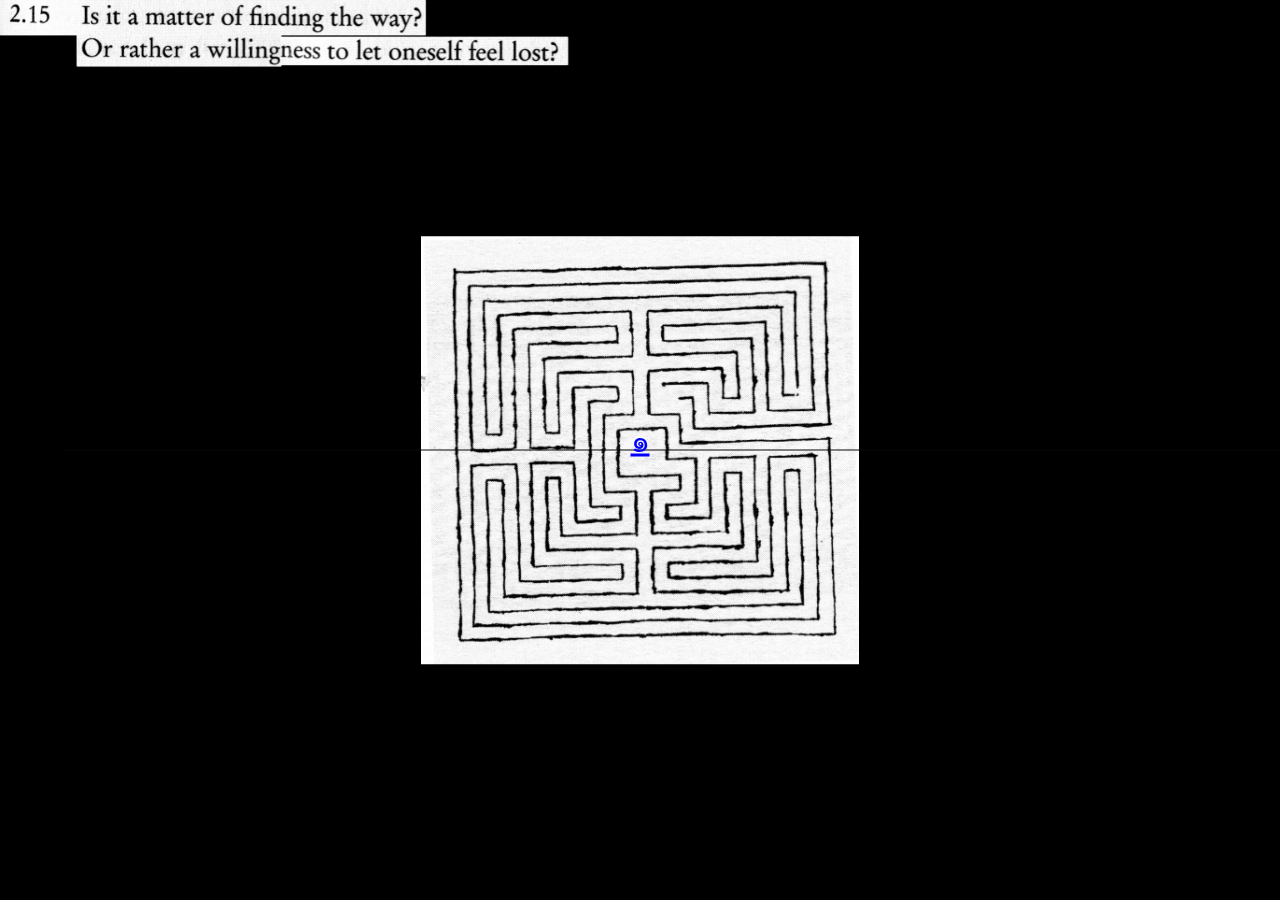
<file: index.html>
<!doctype html>
<html>

<head>
  <title>Is it a matter of finding the way?</title>
  <link rel="stylesheet" href="style.css">
  <link rel="icon" type="image/png" href="favicon.png">
  <meta name="viewport" content="width=device-width, initial-scale=1.0">
  <script type="text/javascript" src="paper-full.min.js"></script>
  <script type="text/paperscript" canvas="canvas-1">

    // Adapted from the following Processing example:
  // http://processing.org/learning/topics/follow3.html

  // The amount of points in the path:
  var points = 40;

  // The distance between the points:
  var length = 50;

  var path = new Path({
  	strokeColor: 'rgb(9, 9, 9)',
  	strokeWidth: 1,
  	strokeCap: 'round'
  });

  var start = view.center / [10, 1];
  for (var i = 0; i < points; i++)
  	path.add(start + new Point(i * length, 0));

  function onMouseMove(event) {
  	path.firstSegment.point = event.point;
  	for (var i = 0; i < points - 1; i++) {
  		var segment = path.segments[i];
  		var nextSegment = segment.next;
  		var vector = segment.point - nextSegment.point;
  		vector.length = length;
  		nextSegment.point = segment.point - vector;
  	}
  	path.smooth({ type: 'continuous' });
  }

  function onMouseDown(event) {
  	path.fullySelected = true;
  	path.strokeColor = 'rgb(255, 0, 0)';
  }

  function onMouseUp(event) {
  	path.fullySelected = false;
  	path.strokeColor = 'rgb(9, 9, 9)';
  }
  </script>


</head>

<body>

  <div class="canvas">
    <canvas id="canvas-1" resize></canvas>
  </div>


  <!-- always there -->

  <div>
    <div class="enter" id="enter2">๑</div>
    <img class="question" src="img/question.png">
  </div>

  <div>
    <div class="enter" id="enter1"><a href="index-split.html" style="color:blue; text-decoration: underline;">๑</a></div>
    <img class="question" src="img/question.png">
  </div>


  <!-- section1 -->
  <div class="begin-board">
    <img class="labyrinth" src="img/labyrinth.jpeg">
  </div>

  <!-- section2 -->
  <div class="flight-bottom"><img class="flight-img" src="img/flight-bottom.jpg"></div>

  <div class="flight-board" id="sky">

    <img class="flight" src="img/sky-2.jpg">
    <img class="flight-1" src="img/sky-3.jpg">

    <a href="index-press-tpe.html"><img class="taipei-bottom" src="img/taipei.png"></a>

    <a href="index-press-ric.html"><img class="ric-bottom" src="img/ric.png"></a>

  </div>

  <!-- section A-->
  <div class="code">
    2019dQpBx39Ut9NobRRTAkbP????2019k04t4GWXabqJSQ60IziY????2019JX8MDO*R8UPe#ACc%VLN????2019rt0MXSQR4ePJ9RBWA1dh????2019rQMJOXX2jEnQx9e6%RYe????2019n2Hq7DScCqb!B1QiKtxA???2019K7rEzy2gMswtG^su%p!K????2019ZZPXA1yTJ2$7rFruMo!m????2019WV9FWFjhiwn7e455hFy4????2019jIfDoIntJySa#l&*9MUs????2019dFqcXVG^!UoJxC1D272&????2019@3@MLO8DFAP#14!k*s2e????2019TCX4tx@LvtH$BO1drM8X????2019G8hwj^CsCbEj#WHRSEjX????20193AdTBj&vKhQ2rB70Z71M????201986$&chEcx@5$$EtDBos@????20193faj5JW4Vk8@pjw*1ON^????20196rFg$GR!yJ03mEHelu*z????2019VQ^ndUXlZPo58MhGFZ$1????2019P#^s4CVZgkyw9rtdhduf????2019Xi1@%U1PYJRyRhXWL4vd????201942WcTz^I!@x#7ugVVPcB????2019j#E64*ied@$zNvlNC$oW????20193bUFFO2T!qsdawxoL4gK????<span class="flower-bottom">✿ photosensitive warning THE FOLLOWING CONTAINS BRIGHT/FLASHING LIGHTS</span>9jqkKtf2BePaYa4EOYtMM????2019ULSCt#bsJx@fOMeXHGIO????2019qTj@VgtVDZ#sPr6qFC83????2019q*!O52SZp!hpfvUnpYVy????2019EADXOjZV0OjT3eGBc8gE????2019JH^4m%*y$fAPpW&qDded????20190sCRNgiYywvifWrb#eLX????2019qyCZ9NiRyDDhtvKfIb5q????2019l7ZsIh4R%OwYfsqT3!B8????2019NLxWXZ3mT&2ywCQFuRdV????2019nh8Q^sa@RpGQPvF&GdDe????2019aNXtUnV*nXddao7UjRE3???2019IR19C5qLyhWPU347m$kx????2019NZpZQ5DnJA^j*nYqrM35????2019cxNUfrW9YD0Lxre!OqZu????2019AKwQ@uzsY5K8zrt8hk9O????2019c6Et@fSdp1mJD7HRmHGc????2019G#dpz*oFx2%o1rHgNCEO????2019c0@$$w%udbHzkW4@QETU????2019dLrYbEWtqWFA3r0^FZCb????20195!c$oEE6EF0SNvXQXWfA????2019uZIN5$OcL@eg8qaip4Vi????2019STf&%xCu^d4MEtmpJyzD????2019T53r!nzxCV7CaoitNeQs????2019d6DHTAjqc8&PDyzaUJWU????20194K@9h5k&3DO5Zxit&xg6????2019qj1yG2w6t$m7Cm%@JCRH????2019No@n0B^Z*R44&g3RL$Qr????2019W!IyX!hUDoWCLfYS^yGv????2019v$2nj!Df9G^AG2hLhYej????2019kye28%!qPU9EizCCox#D????2019wQiZkKt534zzn57esm1u????2019Q1YR%R@L&F@3rBVfyzgZ????2019zzBglDg%$xh8ywc1Tkw3????2019ETtup8@SKh61E$JTUHjd????2019@StBqMMBITIsNukFM867????2019rkNOdO9*qmmw&&78vju6????2019$w&hOyDp%YDGB$zYmi7&????2019S7cvUt@$zRc#UVVC^Bg5????2019uvL8l*OxJ4kTCsfqGu7i????20197Z*kNCJdfqwQ%YM#bTxm????2019EqbQSwSx%X@NuF#oeQSn????2019mxZP6ZAcYfEf*e9Wj1o7????19HXbM7mwlWhMijFOS2BQ#????2019^%uzP*Jh$DDeIs$5rhmE????2019A$I!0Q5py!aoNW8G4pGM????2019Z92CtJZob71KhjK9TeqG????2019pVE1kkO$DZtyvjcS3lcJ????20195wGCgWiIjiULbDQrWveF???019F5XfiHUDk&*bvBqjkUv^????2019%M3XXbNUKCOz#tK!d2Mz????2019iZRmeWMoO$zK0$7D!y!Z????20193jzNVPqPk%YyBogWvhgh????2019CKdFfPgndYOIvE4z&$UI????2019ojm47TR9eDoV3!ltlH2g???2019QGF^V1fnx6w@mfcRoKI0????2019qBnEPLvCfM*U#WXQ1Wq0????2019AVu5PoliRk*eGTB@@ksI????2019EQ!XpMCqpBT0Mext$4j$????2019hn#pvoclxL$GI7paXOZ0????2019yZ4X7E$$wA8fOF84rw9u????2019P3VYB9#XG6wej%BDG8Bx????2019$^LSRu&@j*soxov3m$AR????2019DnGzRUq&SjYpS5GjXm7A????20196yF43lbUHXFN#iVvB$iE????2019uV629GAUWxtT6cB42Q0t????2019B2A!&Dx#qc$Peyz8vuGv????2019gW1I^qBJwl*C9#209rHP????2019XG@3XyBcT#dz4Jsg2C!3????01920oKj&jz!Yo5MKH%h%yk????2019s4x$0Zuqr$od@$kFt4F0????2019ITyL&wq*3YX&y%iH3olL????2019CiICvVy@P$JLbdDPCPyR????2019lTGbt2#LC%Du6KFqSCJl????2019lG6I0Gh$Wl4ZJx%&tvtL????20197mTJ6%9I2ldUZliI44eV????2019wEFLE$iMb2OS$6hZAG7X????2019rTlAL3OLacoxC$j*DvRv????2019EF6NRwz1VZbK6UQ58cr5????2019Abz%eS84&E1r!n76VcF1????2019HFhlb&3QqqtEJM%Vk58x????2019nuHZFaXZShV4ft&cD7%7????20190mN6KnBcOctXMe7fCn&W????20190#0FLJJXY*fTEWeZ9XYG????2019!VL*Apk*CrX5XRNiq3Ds????2019VIoP3Nzqc1VMCXRv!tFK????2019DIGJyRdrEAFO5$$7K4UF????2019OdXF8GwxPIgBnlR*$5Fr????20193SQ6jfv8o9DLcpR&^WX1????2019ih^Y^sMnoipugltR#vIR????2019TsJo*x#qTMZIE8yEn2DE????2019aZxa8$OX9Sd9U&r4OSFn????2019W0PpFSdzoHHWNmQ#nbCx????2019TnbvMW4Oi5o3pKpKUJ@p????2019PpxHxkaU0InF!AmbHOXL????2019&*iP1$CT4W#YAZA5!4O&????20195R9AfF8$93cIiMd$o3pe????2019&uCg!XwCzowHh@IGC%IC????2019E1PV6Dsd^7jMudYLfGmO????2019c22I8!p540lhj$8!QVuV????2019F2&o8Cj^w^sU8Jf&o$V7????2019CHOIzEB6#sdw6Oz8tsL@????2019ItB8jbSKfb8MHdKKFP1%????2019gZ@OmgKMjQE7@&fp11hW????2019ehXtM1^EkNDHen#oVeBk????2019dj0FsoawjCAE0$keUH5V????2019AxJBW!3#C%bwl5WEIVIQ????2019zC!95hhjh2RW664IcUCo????2019WEvLh2hjfLbxLVTXxxV4????2019&VG9Xm25xFvuiHqCJNpt????2019kKENAdXDv7Za2G4CEZ8m????2019Lgl&Q0dmLEDLEZXA@1QN????20199rngJ2iktkXECm7UUSnd????2019&eFdJ!25E3^Mfon4u8pj????2019!30#bzr2NFks3hBOJFo0????2019u9CBrvmwOS7K73rx5NUa???2019CcCqhAPr3pKFQ&6RJFy!????2019WjN!58iv2IRJpHUOD5j#????2019C@tKAG@KMUaA4f8NlR*B????2019vyO2Yqe2pdo2kKPz5Yip????2019yO0%z1Dfh7NNAUySB&og????2019A3R9kn^T1KSrBYAmCOD2???20199YjIAF^JMB^4z3@iKoQ0????2019pB9u#KVx&rPQtSYARAvj????2019nQ#Rp!bGSVRNMN97I$EZ????2019PvpY$Cju7gtPs!PfT7XI????2019MFBgYdzM41L^j1JM$M8u????2019Btp@$#mSftyxr21zNjdY????2019y&M1aB&np@x2EUldomkd????2019@KCNW!6F7M1BV9Q@1Hsl????20199EqcnXealD%FUinzulM&????20196^6Y$mKHvt2GZ7FdAWVF????2019sKPXJRlV1cTy4vfeRi1&????2019angLU52oUmjtng!KusKl???2019y9tBEbO$oiLY0DkiBETD????2019TZv4TcF#truo3JdoTIe3????2019n%lt6jIZi8uIWjV$$%gd????2019UGNrSjbbF0OgoprxonB%????2019rA#AMClW!9*9L##sHn%w????2019jcohnFxDOacg!tK$UudM????2019y8zJRJMuP#6kfBrkxuu@????2019Yc5CyN*mv8!a$K2KKTRP????20192HuS!MH$!mDCIc%Fa@tJ????2019r8WZ3d1LSPBVcezb!&hn????2019HO0CQb0HDKV1s11HX3vY????20197yzI0tNDdLX0pN5T4rtb????2019qvpwsXEGSOfKzER4PkcG????2019cP&I@DguL8hb4IF#d1Xv????20192vJAlRKf57cyR69r*oD$????2019*sIFZy6nTPHe6vm*t*ar????2019E8mq8yqevMwGW%mo*dRE????201993cUyoW9bdZaDa8Y6fwt????20196vuXKpVDXXd&@1oXsgko????2019TL2a0#TxoykM8aLn7L*u????20198$*hOFe6bEM0hk7YvH%O????20198ltHcezNifOnVkxG#L$B????20192#13VDrgjG10CluZPS4f????2019iredOmqtqbUQO#@LrSdG????2019dQpBx39Ut9NobRRTAkbP????2019k04t4GWXabqJSQ60IziY???2019JX8MDO*R8UPe#ACc%VLN????2019rt0MXSQR4ePJ9RBWA1dh????2019rQMJOXX2jEnQx9e6%RYe????2019n2Hq7DScCqb!B1QiKtxA???2019K7rEzy2gMswtG^su%p!K????2019ZZPXA1yTJ2$7rFruMo!m????2019WV9FWFjhiwn7e455hFy4????2019jIfDoIntJySa#l&*9MUs????2019dFqcXVG^!UoJxC1D272&????2019@3@MLO8DFAP#14!k*s2e????2019TCX4tx@LvtH$BO1drM8X????2019G8hwj^CsCbEj#WHRSEjX????20193AdTBj&vKhQ2rB70Z71M????201986$&chEcx@5$$EtDBos@????20193faj5JW4Vk8@pjw*1ON^????20196rFg$GR!yJ03mEHelu*z????2019VQ^ndUXlZPo58MhGFZ$1????2019P#^s4CVZgkyw9rtdhduf????2019Xi1@%U1PYJRyRhXWL4vd????201942WcTz^I!@x#7ugVVPcB????2019j#E64*ied@$zNvlNC$oW????20193bUFFO2T!qsdawxoL4gK????9jqkKtf2BePaYa4EOYtMM????2019ULSCt#bsJx@fOMeXHGIO????2019qTj@VgtVDZ#sPr6qFC83????2019q*!O52SZp!hpfvUnpYVy????2019EADXOjZV0OjT3eGBc8gE????2019JH^4m%*y$fAPpW&qDded????20190sCRNgiYywvifWrb#eLX????2019qyCZ9NiRyDDhtvKfIb5q????2019l7ZsIh4R%OwYfsqT3!B8????2019NLxWXZ3mT&2ywCQFuRdV????2019nh8Q^sa@RpGQPvF&GdDe????2019aNXtUnV*nXddao7UjRE3???2019IR19C5qLyhWPU347m$kx????2019NZpZQ5DnJA^j*nYqrM35????2019cxNUfrW9YD0Lxre!OqZu????2019AKwQ@uzsY5K8zrt8hk9O????2019c6Et@fSdp1mJD7HRmHGc????2019G#dpz*oFx2%o1rHgNCEO????2019c0@$$w%udbHzkW4@QETU????2019dLrYbEWtqWFA3r0^FZCb????20195!c$oEE6EF0SNvXQXWfA????2019uZIN5$OcL@eg8qaip4Vi????2019STf&%xCu^d4MEtmpJyzD????2019T53r!nzxCV7CaoitNeQs????2019d6DHTAjqc8&PDyzaUJWU????20194K@9h5k&3DO5Zxit&xg6????2019qj1yG2w6t$m7Cm%@JCRH????2019No@n0B^Z*R44&g3RL$Qr????2019W!IyX!hUDoWCLfYS^yGv????2019v$2nj!Df9G^AG2hLhYej????2019kye28%!qPU9EizCCox#D????2019wQiZkKt534zzn57esm1u????2019Q1YR%R@L&F@3rBVfyzgZ????2019zzBglDg%$xh8ywc1Tkw3????2019ETtup8@SKh61E$JTUHjd????2019@StBqMMBITIsNukFM867????2019rkNOdO9*qmmw&&78vju6????2019$w&hOyDp%YDGB$zYmi7&????2019S7cvUt@$zRc#UVVC^Bg5????2019uvL8l*OxJ4kTCsfqGu7i????20197Z*kNCJdfqwQ%YM#bTxm????2019EqbQSwSx%X@NuF#oeQSn????2019mxZP6ZAcYfEf*e9Wj1o7????19HXbM7mwlWhMijFOS2BQ#????2019^%uzP*Jh$DDeIs$5rhmE????2019A$I!0Q5py!aoNW8G4pGM????2019Z92CtJZob71KhjK9TeqG????2019pVE1kkO$DZtyvjcS3lcJ????20195wGCgWiIjiULbDQrWveF???019F5XfiHUDk&*bvBqjkUv^????2019%M3XXbNUKCOz#tK!d2Mz????2019iZRmeWMoO$zK0$7D!y!Z????20193jzNVPqPk%YyBogWvhgh????2019CKdFfPgndYOIvE4z&$UI????2019ojm47TR9eDoV3!ltlH2g???2019QGF^V1fnx6w@mfcRoKI0????2019qBnEPLvCfM*U#WXQ1Wq0????2019AVu5PoliRk*eGTB@@ksI????2019EQ!XpMCqpBT0Mext$4j$????2019hn#pvoclxL$GI7paXOZ0????2019yZ4X7E$$wA8fOF84rw9u????2019P3VYB9#XG6wej%BDG8Bx????2019$^LSRu&@j*soxov3m$AR????2019DnGzRUq&SjYpS5GjXm7A????20196yF43lbUHXFN#iVvB$iE????2019uV629GAUWxtT6cB42Q0t????2019B2A!&Dx#qc$Peyz8vuGv????2019gW1I^qBJwl*C9#209rHP????2019XG@3XyBcT#dz4Jsg2C!3????01920oKj&jz!Yo5MKH%h%yk????2019s4x$0Zuqr$od@$kFt4F0????2019ITyL&wq*3YX&y%iH3olL????2019CiICvVy@P$JLbdDPCPyR????2019lTGbt2#LC%Du6KFqSCJl????2019lG6I0Gh$Wl4ZJx%&tvtL????20197mTJ6%9I2ldUZliI44eV????2019wEFLE$iMb2OS$6hZAG7X????2019rTlAL3OLacoxC$j*DvRv????2019EF6NRwz1VZbK6UQ58cr5????2019Abz%eS84&E1r!n76VcF1????2019HFhlb&3QqqtEJM%Vk58x????2019nuHZFaXZShV4ft&cD7%7????20190mN6KnBcOctXMe7fCn&W????20190#0FLJJXY*fTEWeZ9XYG????2019!VL*Apk*CrX5XRNiq3Ds????2019VIoP3Nzqc1VMCXRv!tFK????2019DIGJyRdrEAFO5$$7K4UF????2019OdXF8GwxPIgBnlR*$5Fr????20193SQ6jfv8o9DLcpR&^WX1????2019ih^Y^sMnoipugltR#vIR????2019TsJo*x#qTMZIE8yEn2DE????2019aZxa8$OX9Sd9U&r4OSFn????2019W0PpFSdzoHHWNmQ#nbCx????2019TnbvMW4Oi5o3pKpKUJ@p????2019PpxHxkaU0InF!AmbHOXL????2019&*iP1$CT4W#YAZA5!4O&????20195R9AfF8$93cIiMd$o3pe????2019&uCg!XwCzowHh@IGC%IC????2019E1PV6Dsd^7jMudYLfGmO????2019c22I8!p540lhj$8!QVuV????2019F2&o8Cj^w^sU8Jf&o$V7????2019CHOIzEB6#sdw6Oz8tsL@????2019ItB8jbSKfb8MHdKKFP1%????2019gZ@OmgKMjQE7@&fp11hW????2019ehXtM1^EkNDHen#oVeBk????2019dj0FsoawjCAE0$keUH5V????2019AxJBW!3#C%bwl5WEIVIQ????2019zC!95hhjh2RW664IcUCo????2019WEvLh2hjfLbxLVTXxxV4????2019&VG9Xm25xFvuiHqCJNpt????2019kKENAdXDv7Za2G4CEZ8m????2019Lgl&Q0dmLEDLEZXA@1QN????20199rngJ2iktkXECm7UUSnd????2019&eFdJ!25E3^Mfon4u8pj????2019!30#bzr2NFks3hBOJFo0????2019u9CBrvmwOS7K73rx5NUa???2019CcCqhAPr3pKFQ&6RJFy!????2019WjN!58iv2IRJpHUOD5j#????2019C@tKAG@KMUaA4f8NlR*B????2019vyO2Yqe2pdo2kKPz5Yip????2019yO0%z1Dfh7NNAUySB&og????2019A3R9kn^T1KSrBYAmCOD2???20199YjIAF^JMB^4z3@iKoQ0????2019pB9u#KVx&rPQtSYARAvj????2019nQ#Rp!bGSVRNMN97I$EZ????2019PvpY$Cju7gtPs!PfT7XI????2019MFBgYdzM41L^j1JM$M8u????2019Btp@$#mSftyxr21zNjdY????2019y&M1aB&np@x2EUldomkd????2019@KCNW!6F7M1BV9Q@1Hsl????20199EqcnXealD%FUinzulM&????20196^6Y$mKHvt2GZ7FdAWVF????2019sKPXJRlV1cTy4vfeRi1&????2019angLU52oUmjtng!KusKl???2019y9tBEbO$oiLY0DkiBETD????2019TZv4TcF#truo3JdoTIe3????2019n%lt6jIZi8uIWjV$$%gd????2019UGNrSjbbF0OgoprxonB%????2019rA#AMClW!9*9L##sHn%w????2019jcohnFxDOacg!tK$UudM????2019y8zJRJMuP#6kfBrkxuu@????2019Yc5CyN*mv8!a$K2KKTRP????20192HuS!MH$!mDCIc%Fa@tJ????2019r8WZ3d1LSPBVcezb!&hn????2019HO0CQb0HDKV1s11HX3vY????20197yzI0tNDdLX0pN5T4rtb????2019qvpwsXEGSOfKzER4PkcG????2019cP&I@DguL8hb4IF#d1Xv????20192vJAlRKf57cyR69r*oD$????2019*sIFZy6nTPHe6vm*t*ar????2019E8mq8yqevMwGW%mo*dRE????201993cUyoW9bdZaDa8Y6fwt????20196vuXKpVDXXd&@1oXsgko????2019TL2a0#TxoykM8aLn7L*u????20198$*hOFe6bEM0hk7YvH%O????20198ltHcezNifOnVkxG#L$B????20192#13VDrgjG10CluZPS4f????2019iredOmqtqbUQO#@LrSdG????2019PpxHxkaU0InF!AmbHOXL????2019&*iP1$CT4W#YAZA5!4O&????20195R9AfF8$93cIiMd$o3pe????2019&uCg!XwCzowHh@IGC%IC????2019E1PV6Dsd^7jMudYLfGmO????2019c22I8!p540lhj$8!QVuV????2019F2&o8Cj^w^sU8Jf&o$V7????2019CHOIzEB6#sdw6Oz8tsL@????2019ItB8jbSKfb8MHdKKFP1%????2019gZ@OmgKMjQE7@&fp11hW????2019ehXtM1^EkNDHen#oVeBk????2019dj0FsoawjCAE0$keUH5V????2019AxJBW!3#C%bwl5WEIVIQ????2019zC!95hhjh2RW664IcUCo????2019WEvLh2hjfLbxLVTXxxV4????2019&VG9Xm25xFvuiHqCJNpt????2019kKENAdXDv7Za2G4CEZ8m????2019Lgl&Q0dmLEDLEZXA@1QN????20199rngJ2iktkXECm7UUSnd????2019&eFdJ!25E3^Mfon4u8pj????2019!30#bzr2NFks3hBOJFo0????2019u9CBrvmwOS7K73rx5NUa???2019CcCqhAPr3pKFQ&6RJFy!????2019WjN!58iv2IRJpHUOD5j#????2019C@tKAG@KMUaA4f8NlR*B????2019vyO2Yqe2pdo2kKPz5Yip????2019yO0%z1Dfh7NNAUySB&og????2019A3R9kn^T1KSrBYAmCOD2???20199YjIAF^JMB^4z3@iKoQ0????2019pB9u#KVx&rPQtSYARAvj????2019nQ#Rp!bGSVRNMN97I$EZ????2019PvpY$Cju7gtPs!PfT7XI????2019MFBgYdzM41L^j1JM$M8u????2019Btp@$#mSftyxr21zNjdY????2019y&M1aB&np@x2EUldomkd????2019@KCNW!6F7M1BV9Q@1Hsl????20199EqcnXealD%FUinzulM&????20196^6Y$mKHvt2GZ7FdAWVF????2019sKPXJRlV1cTy4vfeRi1&????2019angLU52oUmjtng!KusKl???2019dQpBx39Ut9NobRRTAkbP????2019k04t4GWXabqJSQ60IziY???2019JX8MDO*R8UPe#ACc%VLN????2019rt0MXSQR4ePJ9RBWA1dh????2019rQMJOXX2jEnQx9e6%RYe????2019n2Hq7DScCqb!B1QiKtxA???2019K7rEzy2gMswtG^su%p!K????2019ZZPXA1yTJ2$7rFruMo!m????2019WV9FWFjhiwn7e455hFy4????2019jIfDoIntJySa#l&*9MUs????2019dFqcXVG^!UoJxC1D272&????2019@3@MLO8DFAP#14!k*s2e????2019TCX4tx@LvtH$BO1drM8X????2019G8hwj^CsCbEj#WHRSEjX????20193AdTBj&vKhQ2rB70Z71M????201986$&chEcx@5$$EtDBos@????20193faj5JW4Vk8@pjw*1ON^????20196rFg$GR!yJ03mEHelu*z????2019VQ^ndUXlZPo58MhGFZ$1????2019P#^s4CVZgkyw9rtdhduf????2019Xi1@%U1PYJRyRhXWL4vd????201942WcTz^I!@x#7ugVVPcB????2019j#E64*ied@$zNvlNC$oW????20193bUFFO2T!qsdawxoL4gK????9jqkKtf2BePaYa4EOYtMM????2019ULSCt#bsJx@fOMeXHGIO????2019qTj@VgtVDZ#sPr6qFC83????2019q*!O52SZp!hpfvUnpYVy????2019EADXOjZV0OjT3eGBc8gE????2019JH^4m%*y$fAPpW&qDded????20190sCRNgiYywvifWrb#eLX????2019qyCZ9NiRyDDhtvKfIb5q????2019l7ZsIh4R%OwYfsqT3!B8????2019NLxWXZ3mT&2ywCQFuRdV????2019nh8Q^sa@RpGQPvF&GdDe????2019aNXtUnV*nXddao7UjRE3???2019IR19C5qLyhWPU347m$kx????2019NZpZQ5DnJA^j*nYqrM35????2019cxNUfrW9YD0Lxre!OqZu????2019AKwQ@uzsY5K8zrt8hk9O????2019c6Et@fSdp1mJD7HRmHGc????2019G#dpz*oFx2%o1rHgNCEO????2019c0@$$w%udbHzkW4@QETU????2019dLrYbEWtqWFA3r0^FZCb????20195!c$oEE6EF0SNvXQXWfA????2019uZIN5$OcL@eg8qaip4Vi????2019STf&%xCu^d4MEtmpJyzD????2019T53r!nzxCV7CaoitNeQs????2019d6DHTAjqc8&PDyzaUJWU????20194K@9h5k&3DO5Zxit&xg6????2019qj1yG2w6t$m7Cm%@JCRH????2019No@n0B^Z*R44&g3RL$Qr????2019W!IyX!hUDoWCLfYS^yGv????2019v$2nj!Df9G^AG2hLhYej????2019kye28%!qPU9EizCCox#D????2019wQiZkKt534zzn57esm1u????2019Q1YR%R@L&F@3rBVfyzgZ????2019zzBglDg%$xh8ywc1Tkw3????2019ETtup8@SKh61E$JTUHjd????2019@StBqMMBITIsNukFM867????2019rkNOdO9*qmmw&&78vju6????2019$w&hOyDp%YDGB$zYmi7&????2019S7cvUt@$zRc#UVVC^Bg5????2019uvL8l*OxJ4kTCsfqGu7i????20197Z*kNCJdfqwQ%YM#bTxm????2019EqbQSwSx%X@NuF#oeQSn????2019mxZP6ZAcYfEf*e9Wj1o7????19HXbM7mwlWhMijFOS2BQ#????2019^%uzP*Jh$DDeIs$5rhmE????2019A$I!0Q5py!aoNW8G4pGM????2019Z92CtJZob71KhjK9TeqG????2019pVE1kkO$DZtyvjcS3lcJ????20195wGCgWiIjiULbDQrWveF???019F5XfiHUDk&*bvBqjkUv^????2019%M3XXbNUKCOz#tK!d2Mz????2019iZRmeWMoO$zK0$7D!y!Z????20193jzNVPqPk%YyBogWvhgh????2019CKdFfPgndYOIvE4z&$UI????2019ojm47TR9eDoV3!ltlH2g???2019QGF^V1fnx6w@mfcRoKI0????2019qBnEPLvCfM*U#WXQ1Wq0????20199YjIAF^JMB^4z3@iKoQ0????2019pB9u#KVx&rPQtSYARAvj????2019nQ#Rp!bGSVRNMN97I$EZ????2019PvpY$Cju7gtPs!PfT7XI????2019MFBgYdzM41L^j1JM$M8u????2019Btp@$#mSftyxr21zNjdY????2019y&M1aB&np@x2EUldomkd????2019@KCNW!6F7M1BV9Q@1Hsl????20199EqcnXealD%FUinzulM&????20196^6Y$mKHvt2GZ7FdAWVF????2019sKPXJRlV1cTy4vfeRi1&????2019angLU52oUmjtng!KusKl???2019y9tBEbO$oiLY0DkiBETD????2019TZv4TcF#truo3JdoTIe3????2019n%lt6jIZi8uIWjV$$%gd????2019UGNrSjbbF0OgoprxonB%????2019rA#AMClW!9*9L##sHn%w????2019jcohnFxDOacg!tK$UudM????2019y8zJRJMuP#6kfBrkxuu@????2019Yc5CyN*mv8!a$K2KKTRP????20192HuS!MH$!mDCIc%Fa@tJ????2019&*iP1$CT4W#YAZA5!4O&????20195R9AfF8$93cIiMd$o3pe????2019&uCg!XwCzowHh@IGC%IC????2019E1PV6Dsd^7jMudYLfGmO????2019c22I8!p540lhj$8!QVuV????2019F2&o8Cj^w^sU8Jf&o$V7????2019CHOIzEB6#sdw6Oz8tsL@????2019ItB8jbSKfb8MHdKKFP1%????2019gZ@OmgKMjQE7@&fp11hW????2019ehXtM1^EkNDHen#oVeBk????2019dj0FsoawjCAE0$keUH5V????2019AxJBW!3#C%bwl5WEIVIQ????2019zC!95hhjh2RW664IcUCo????2019WEvLh2hjfLbxLVTXxxV4????2019&VG9Xm25xFvuiHqCJNpt????2019kKENAdXDv7Za2G4CEZ8m????2019Lgl&Q0dmLEDLEZXA@1QN????20199rngJ2iktkXECm7UUSnd????2019&eFdJ!25E3^Mfon4u8pj????2019!30#bzr2NFks3hBOJFo0????2019u9CBrvmwOS7K73rx5NUa???2019CcCqhAPr3pKFQ&6RJFy!????2019WjN!58iv2IRJpHUOD5j#????2019C@tKAG@KMUaA4f8NlR*B????2019vyO2Yqe2pdo2kKPz5Yip????2019yO0%z1Dfh7NNAUySB&og????2019A3R9kn^T1KSrBYAmCOD2???20199YjIAF^JMB^4z3@iKoQ0????2019pB9u#KVx&rPQtSYARAvj????2019nQ#Rp!bGSVRNMN97I$EZ????2019PvpY$Cju7gtPs!PfT7XI????2019MFBgYdzM41L^j1JM$M8u????2019Btp@$#mSftyxr21zNjdY????2019y&M1aB&np@x2EUldomkd????2019@KCNW!6F7M1BV9Q@1Hsl????20199EqcnXealD%FUinzulM&????2019cxNUfrW9YD0Lxre!OqZu????2019AKwQ@uzsY5K8zrt8hk9O????2019c6Et@fSdp1mJD7HRmHGc????2019G#dpz*oFx2%o1rHgNCEO????2019c0@$$w%udbHzkW4@QETU????2019dLrYbEWtqWFA3r0^FZCb????20195!c$oEE6EF0SNvXQXWfA????2019uZIN5$OcL@eg8qaip4Vi????2019STf&%xCu^d4MEtmpJyzD????2019T53r!nzxCV7CaoitNeQs????2019d6DHTAjqc8&PDyzaUJWU????20194K@9h5k&3DO5Zxit&xg6????2019qj1yG2w6t$m7Cm%@JCRH????2019No@n0B^Z*R44&g3RL$Qr????2019W!IyX!hUDoWCLfYS^yGv????2019v$2nj!Df9G^AG2hLhYej????2019kye28%!qPU9EizCCox#D????2019wQiZkKt534zzn57esm1u????2019Q1YR%R@L&F@3rBVfyzgZ????2019zzBglDg%$xh8ywc1Tkw3????2019ETtup8@SKh61E$JTUHjd????2019@StBqMMBITIsNukFM867????2019rkNOdO9*qmmw&&78vju6????2019$w&hOyDp%YDGB$zYmi7&????2019S7cvUt@$zRc#UVVC^Bg5????2019uvL8l*OxJ4kTCsfqGu7i????20197Z*kNCJdfqwQ%YM#bTxm????2019EqbQSwSx%X@NuF#oeQSn????2019mxZP6ZAcYfEf*e9Wj1o7????19HXbM7mwlWhMijFOS2BQ#????2019^%uzP*Jh$DDeIs$5rhmE????2019A$I!0Q5py!aoNW8G4pGM????2019Z92CtJZob71KhjK9TeqG????2019pVE1kkO$DZtyvjcS3lcJ????20195wGCgWiIjiULbDQrWveF???019F5XfiHUDk&*bvBqjkUv^????2019%M3XXbNUKCOz#tK!d2Mz????2019iZRmeWMoO$zK0$7D!y!Z????20193jzNVPqPk%YyBogWvhgh????2019CKdFfPgndYOIvE4z&$UI????2019ojm47TR9eDoV3!ltlH2g???2019QGF^V1fnx6w@mfcRoKI0????2019qBnEPLvCfM*U#WXQ1Wq0????20199YjIAF^JMB^4z3@iKoQ0????2019pB9u#KVx&rPQtSYARAvj????2019nQ#Rp!bGSVRNMN97I$EZ????2019PvpY$Cju7gtPs!PfT7XI????2019MFBgYdzM41L^j1JM$M8u????2019Btp@$#mSftyxr21zNjdY????2019y&M1aB&np@x2EUldomkd????2019@KCNW!6F7M1BV9Q@1Hsl????20199EqcnXealD%FUinzulM&????20196^6Y$mKHvt2GZ7FdAWVF????2019sKPXJRlV1cTy4vfeRi1&????2019angLU52oUmjtng!KusKl???2019y9tBEbO$oiLY0DkiBETD????2019TZv4TcF#truo3JdoTIe3????2019n%lt6jIZi8uIWjV$$%gd????2019UGNrSjbbF0OgoprxonB%????2019rA#AMClW!9*9L##sHn%w????2019jcohnFxDOacg!tK$UudM????2019y8zJRJMuP#6kfBrkxuu@????2019Yc5CyN*mv8!a$K2KKTRP????20192HuS!MH$!mDCIc%Fa@tJ????2019&*iP1$CT4W#YAZA5!4O&????20195R9AfF8$93cIiMd$o3pe????2019&uCg!XwCzowHh@IGC%IC????2019E1PV6Dsd^7jMudYLfGmO????2019c22I8!p540lhj$8!QVuV????2019F2&o8Cj^w^sU8Jf&o$V7????2019CHOIzEB6#sdw6Oz8tsL@????2019ItB8jbSKfb8MHdKKFP1%????2019gZ@OmgKMjQE7@&fp11hW????2019ehXtM1^EkNDHen#oVeBk????2019dj0FsoawjCAE0$keUH5V????2019AxJBW!3#C%bwl5WEIVIQ????2019zC!95hhjh2RW664IcUCo????2019WEvLh2hjfLbxLVTXxxV4????2019&VG9Xm25xFvuiHqCJNpt????2019kKENAdXDv7Za2G4CEZ8m????2019Lgl&Q0dmLEDLEZXA@1QN????20199rngJ2iktkXECm7UUSnd????2019&eFdJ!25E3^Mfon4u8pj????2019!30#bzr2NFks3hBOJFo0????2019u9CBrvmwOS7K73rx5NUa???2019CcCqhAPr3pKFQ&6RJFy!????2019WjN!58iv2IRJpHUOD5j#????2019C@tKAG@KMUaA4f8NlR*B????2019vyO2Yqe2pdo2kKPz5Yip????2019yO0%z1Dfh7NNAUySB&og????2019A3R9kn^T1KSrBYAmCOD2???20199YjIAF^JMB^4z3@iKoQ0????2019pB9u#KVx&rPQtSYARAvj????2019nQ#Rp!bGSVRNMN97I$EZ????2019PvpY$Cju7gtPs!PfT7XI????2019MFBgYdzM41L^j1JM$M8u????2019Btp@$#mSftyxr21zNjdY????2019y&M1aB&np@x2EUldomkd????2019@KCNW!6F7M1BV9Q@1Hsl????20199EqcnXealD%FUinzulM&????
  </div>

  <!-- section Ric-2 -->
  <div class="flicker-bottom"></div>
  <div class="flicker"></div>

  <!-- section Ric-3 -->
  <div class="line" id="line-bottom"> </div>

  <div class="lines">
    <div class="lines-1">
      <div class="line"> </div>
      <div class="line"> </div>
      <div class="line"> </div>
      <div class="line"> </div>
      <div class="line"> </div>
      <div class="line"> </div>
      <div class="line"> </div>
      <div class="line"> </div>
      <div class="line"> </div>
      <div class="line"> </div>
      <div class="line"> </div>
      <div class="line"> </div>
      <div class="line"> </div>
      <div class="line"> </div>
      <div class="line"> </div>
      <div class="line"> </div>
      <div class="line"> </div>
      <div class="line"> </div>
      <div class="line"> </div>
      <div class="line"> </div>
      <div class="line"> </div>
      <div class="line"> </div>
      <div class="line"> </div>
      <div class="line"> </div>
      <div class="line"> </div>
      <div class="line"> </div>
      <div class="line"> </div>
      <div class="line"> </div>
      <div class="line"> </div>
      <div class="line"> </div>
      <div class="line"> </div>
      <div class="line"> </div>
      <div class="line"> </div>
      <div class="line"> </div>
      <div class="line"> </div>
      <div class="line"> </div>
      <div class="line"> </div>
      <div class="line"> </div>
      <div class="line"> </div>
      <div class="line"> </div>
      <div class="line"> </div>
      <div class="line"> </div>
      <div class="line"> </div>
      <div class="line"> </div>
      <div class="line"> </div>
      <div class="line"> </div>
      <div class="line"> </div>
      <div class="line"> </div>
      <div class="line"> </div>
      <div class="line"> </div>
      <div class="line"> </div>
      <div class="line"> </div>
      <div class="line"> </div>
      <div class="line"> </div>
      <div class="line"> </div>
      <div class="line"> </div>
      <div class="line"> </div>
      <div class="line"> </div>
      <div class="line"> </div>
      <div class="line"> </div>
      <div class="line"> </div>
      <div class="line"> </div>
      <div class="line"> </div>
      <div class="line"> </div>
      <div class="line"> </div>
      <div class="line"> </div>
      <div class="line"> </div>
      <div class="line"> </div>
      <div class="line"> </div>
      <div class="line"> </div>
      <div class="line"> </div>
      <div class="line"> </div>
      <div class="line"> </div>
      <div class="line"> </div>
      <div class="line"> </div>
      <div class="line"> </div>
      <div class="line"> </div>
      <div class="line"> </div>
      <div class="line"> </div>
      <div class="line"> </div>
      <div class="line"> </div>
      <div class="line"> </div>
      <div class="line"> </div>
      <div class="line"> </div>
      <div class="line"> </div>
      <div class="line"> </div>
      <div class="line"> </div>
      <div class="line"> </div>
      <div class="line"> </div>
      <div class="line"> </div>
      <div class="line"> </div>
      <div class="line"> </div>
      <div class="line"> </div>
      <div class="line"> </div>
      <div class="line"> </div>
      <div class="line"> </div>
      <div class="line"> </div>
      <div class="line"> </div>
      <div class="line"> </div>
      <div class="line"> </div>
      <div class="line"> </div>
      <div class="line"> </div>
      <div class="line"> </div>
      <div class="line"> </div>
      <div class="line"> </div>
      <div class="line"> </div>
      <div class="line"> </div>
      <div class="line"> </div>
      <div class="line"> </div>
      <div class="line"> </div>
      <div class="line"> </div>
      <div class="line"> </div>
      <div class="line"> </div>
      <div class="line"> </div>
      <div class="line"> </div>
      <div class="line"> </div>
      <div class="line"> </div>
      <div class="line"> </div>
      <div class="line"> </div>
      <div class="line"> </div>
      <div class="line"> </div>
      <div class="line"> </div>
      <div class="line"> </div>
      <div class="line"> </div>
      <div class="line"> </div>
      <div class="line"> </div>
      <div class="line"> </div>
      <div class="line"> </div>
      <div class="line"> </div>
      <div class="line"> </div>
      <div class="line"> </div>
      <div class="line"> </div>
      <div class="line"> </div>
      <div class="line"> </div>
      <div class="line"> </div>
      <div class="line"> </div>
      <div class="line"> </div>
      <div class="line"> </div>
      <div class="line"> </div>
      <div class="line"> </div>
      <div class="line"> </div>
      <div class="line"> </div>
      <div class="line"> </div>
      <div class="line"> </div>
      <div class="line"> </div>
      <div class="line"> </div>
      <div class="line"> </div>
      <div class="line"> </div>
      <div class="line"> </div>
      <div class="line"> </div>
      <div class="line"> </div>
      <div class="line"> </div>
      <div class="line"> </div>
      <div class="line"> </div>
      <div class="line"> </div>
      <div class="line"> </div>
      <div class="line"> </div>
      <div class="line"> </div>
      <div class="line"> </div>
      <div class="line"> </div>
      <div class="line"> </div>
      <div class="line"> </div>
      <div class="line"> </div>
      <div class="line"> </div>
      <div class="line"> </div>
      <div class="line"> </div>
      <div class="line"> </div>
      <div class="line"> </div>
      <div class="line"> </div>
      <div class="line"> </div>
      <div class="line"> </div>
      <div class="line"> </div>
      <div class="line"> </div>
      <div class="line"> </div>
      <div class="line"> </div>
      <div class="line"> </div>
      <div class="line"> </div>
      <div class="line"> </div>
      <div class="line"> </div>
      <div class="line"> </div>
      <div class="line"> </div>
      <div class="line"> </div>
      <div class="line"> </div>
      <div class="line"> </div>
      <div class="line"> </div>
      <div class="line"> </div>
      <div class="line"> </div>
      <div class="line"> </div>
      <div class="line"> </div>
      <div class="line"> </div>
      <div class="line"> </div>
      <div class="line"> </div>
      <div class="line"> </div>
      <div class="line"> </div>
      <div class="line"> </div>
      <div class="line"> </div>
      <div class="line"> </div>
      <div class="line"> </div>
      <div class="line"> </div>
      <div class="line"> </div>
      <div class="line"> </div>
      <div class="line"> </div>
      <div class="line"> </div>
      <div class="line"> </div>
      <div class="line"> </div>
      <div class="line"> </div>
      <div class="line"> </div>
      <div class="line"> </div>
      <div class="line"> </div>
      <div class="line"> </div>
      <div class="line"> </div>
      <div class="line"> </div>
      <div class="line"> </div>
      <div class="line"> </div>
      <div class="line"> </div>
      <div class="line"> </div>
      <div class="line"> </div>
      <div class="line"> </div>
      <div class="line"> </div>
      <div class="line"> </div>
      <div class="line"> </div>
      <div class="line"> </div>
      <div class="line"> </div>
      <div class="line"> </div>
      <div class="line"> </div>
      <div class="line"> </div>
      <div class="line"> </div>
      <div class="line"> </div>
      <div class="line"> </div>
      <div class="line"> </div>
      <div class="line"> </div>
      <div class="line"> </div>
      <div class="line"> </div>
      <div class="line"> </div>
      <div class="line"> </div>
      <div class="line"> </div>
      <div class="line"> </div>
      <div class="line"> </div>
      <div class="line"> </div>
      <div class="line"> </div>
      <div class="line"> </div>
      <div class="line"> </div>
      <div class="line"> </div>
      <div class="line"> </div>
      <div class="line"> </div>
      <div class="line"> </div>
      <div class="line"> </div>
      <div class="line"> </div>
      <div class="line"> </div>
      <div class="line"> </div>
      <div class="line"> </div>
      <div class="line"> </div>
      <div class="line"> </div>
      <div class="line"> </div>
      <div class="line"> </div>
      <div class="line"> </div>
      <div class="line"> </div>
      <div class="line"> </div>
      <div class="line"> </div>
      <div class="line"> </div>
      <div class="line"> </div>
      <div class="line"> </div>
      <div class="line"> </div>
      <div class="line"> </div>
      <div class="line"> </div>
      <div class="line"> </div>
      <div class="line"> </div>
      <div class="line"> </div>
      <div class="line"> </div>
      <div class="line"> </div>
      <div class="line"> </div>
      <div class="line"> </div>
      <div class="line"> </div>
      <div class="line"> </div>
      <div class="line"> </div>
      <div class="line"> </div>
      <div class="line"> </div>
      <div class="line"> </div>
      <div class="line"> </div>
      <div class="line"> </div>
      <div class="line"> </div>
      <div class="line"> </div>
      <div class="line"> </div>
      <div class="line"> </div>
      <div class="line"> </div>
      <div class="line"> </div>
      <div class="line"> </div>
      <div class="line"> </div>
      <div class="line"> </div>
      <div class="line"> </div>
      <div class="line"> </div>
      <div class="line"> </div>
      <div class="line"> </div>
      <div class="line"> </div>
      <div class="line"> </div>
      <div class="line"> </div>
      <div class="line"> </div>
      <div class="line"> </div>
      <div class="line"> </div>
      <div class="line"> </div>
      <div class="line"> </div>
      <div class="line"> </div>
      <div class="line"> </div>
      <div class="line"> </div>
      <div class="line"> </div>
      <div class="line"> </div>
      <div class="line"> </div>
      <div class="line"> </div>
      <div class="line"> </div>
      <div class="line"> </div>
      <div class="line"> </div>
      <div class="line"> </div>
      <div class="line"> </div>
      <div class="line"> </div>
      <div class="line"> </div>
      <div class="line"> </div>
      <div class="line"> </div>
      <div class="line"> </div>
      <div class="line"> </div>
      <div class="line"> </div>
      <div class="line"> </div>
      <div class="line"> </div>
      <div class="line"> </div>
      <div class="line"> </div>
      <div class="line"> </div>
      <div class="line"> </div>
      <div class="line"> </div>
      <div class="line"> </div>
      <div class="line"> </div>
      <div class="line"> </div>
      <div class="line"> </div>
      <div class="line"> </div>
      <div class="line"> </div>
      <div class="line"> </div>
      <div class="line"> </div>
      <div class="line"> </div>
      <div class="line"> </div>
      <div class="line"> </div>
      <div class="line"> </div>
      <div class="line"> </div>
      <div class="line"> </div>
      <div class="line"> </div>
      <div class="line"> </div>
      <div class="line"> </div>
      <div class="line"> </div>
      <div class="line"> </div>
      <div class="line"> </div>
      <div class="line"> </div>
      <div class="line"> </div>
      <div class="line"> </div>
      <div class="line"> </div>
      <div class="line"> </div>
      <div class="line"> </div>
      <div class="line"> </div>
      <div class="line"> </div>
      <div class="line"> </div>
      <div class="line"> </div>
      <div class="line"> </div>
      <div class="line"> </div>
      <div class="line"> </div>
      <div class="line"> </div>
      <div class="line"> </div>
      <div class="line"> </div>
      <div class="line"> </div>
      <div class="line"> </div>
      <div class="line"> </div>
      <div class="line"> </div>
      <div class="line"> </div>
      <div class="line"> </div>
      <div class="line"> </div>
      <div class="line"> </div>
      <div class="line"> </div>
      <div class="line"> </div>
      <div class="line"> </div>
      <div class="line"> </div>
      <div class="line"> </div>
      <div class="line"> </div>
      <div class="line"> </div>
      <div class="line"> </div>
      <div class="line"> </div>
      <div class="line"> </div>
      <div class="line"> </div>
      <div class="line"> </div>
      <div class="line"> </div>
      <div class="line"> </div>
      <div class="line"> </div>
      <div class="line"> </div>
      <div class="line"> </div>
      <div class="line"> </div>
      <div class="line"> </div>
      <div class="line"> </div>
      <div class="line"> </div>
      <div class="line"> </div>
      <div class="line"> </div>
      <div class="line"> </div>
      <div class="line"> </div>
      <div class="line"> </div>
      <div class="line"> </div>
      <div class="line"> </div>
      <div class="line"> </div>
      <div class="line"> </div>
      <div class="line"> </div>
      <div class="line"> </div>
      <div class="line"> </div>
      <div class="line"> </div>
      <div class="line"> </div>
      <div class="line"> </div>
      <div class="line"> </div>
      <div class="line"> </div>
      <div class="line"> </div>
      <div class="line"> </div>
      <div class="line"> </div>
      <div class="line"> </div>
      <div class="line"> </div>
      <div class="line"> </div>
      <div class="line"> </div>
      <div class="line"> </div>
      <div class="line"> </div>
      <div class="line"> </div>
      <div class="line"> </div>
      <div class="line"> </div>
      <div class="line"> </div>
      <div class="line"> </div>
      <div class="line"> </div>
      <div class="line"> </div>
      <div class="line"> </div>
      <div class="line"> </div>
      <div class="line"> </div>
      <div class="line"> </div>
      <div class="line"> </div>
      <div class="line"> </div>
      <div class="line"> </div>
      <div class="line"> </div>
      <div class="line"> </div>
      <div class="line"> </div>
      <div class="line"> </div>
      <div class="line"> </div>
      <div class="line"> </div>
      <div class="line"> </div>
      <div class="line"> </div>
      <div class="line"> </div>
      <div class="line"> </div>
      <div class="line"> </div>
      <div class="line"> </div>
      <div class="line"> </div>
      <div class="line"> </div>
      <div class="line"> </div>
      <div class="line"> </div>
      <div class="line"> </div>
      <div class="line"> </div>
      <div class="line"> </div>
      <div class="line"> </div>
      <div class="line"> </div>
      <div class="line"> </div>
      <div class="line"> </div>
      <div class="line"> </div>
      <div class="line"> </div>
      <div class="line"> </div>
      <div class="line"> </div>
      <div class="line"> </div>
      <div class="line"> </div>
      <div class="line"> </div>
      <div class="line"> </div>
      <div class="line"> </div>
      <div class="line"> </div>
      <div class="line"> </div>
      <div class="line"> </div>
      <div class="line"> </div>
      <div class="line"> </div>
      <div class="line"> </div>
      <div class="line"> </div>
      <div class="line"> </div>
      <div class="line"> </div>
      <div class="line"> </div>
      <div class="line"> </div>
      <div class="line"> </div>
      <div class="line"> </div>
      <div class="line"> </div>
      <div class="line"> </div>
      <div class="line"> </div>
      <div class="line"> </div>
      <div class="line"> </div>
      <div class="line"> </div>
      <div class="line"> </div>
      <div class="line"> </div>
      <div class="line"> </div>
    </div>

    <div class="lines-2">
      <div class="line"> </div>
      <div class="line"> </div>
      <div class="line"> </div>
      <div class="line"> </div>
      <div class="line"> </div>
      <div class="line"> </div>
      <div class="line"> </div>
      <div class="line"> </div>
      <div class="line"> </div>
      <div class="line"> </div>
      <div class="line"> </div>
      <div class="line"> </div>
      <div class="line"> </div>
      <div class="line"> </div>
      <div class="line"> </div>
      <div class="line"> </div>
      <div class="line"> </div>
      <div class="line"> </div>
      <div class="line"> </div>
      <div class="line"> </div>
      <div class="line"> </div>
      <div class="line"> </div>
      <div class="line"> </div>
      <div class="line"> </div>
      <div class="line"> </div>
      <div class="line"> </div>
      <div class="line"> </div>
      <div class="line"> </div>
      <div class="line"> </div>
      <div class="line"> </div>
      <div class="line"> </div>
      <div class="line"> </div>
      <div class="line"> </div>
      <div class="line"> </div>
      <div class="line"> </div>
      <div class="line"> </div>
      <div class="line"> </div>
      <div class="line"> </div>
      <div class="line"> </div>
      <div class="line"> </div>
      <div class="line"> </div>
      <div class="line"> </div>
      <div class="line"> </div>
      <div class="line"> </div>
      <div class="line"> </div>
      <div class="line"> </div>
      <div class="line"> </div>
      <div class="line"> </div>
      <div class="line"> </div>
      <div class="line"> </div>
      <div class="line"> </div>
      <div class="line"> </div>
      <div class="line"> </div>
      <div class="line"> </div>
      <div class="line"> </div>
      <div class="line"> </div>
      <div class="line"> </div>
      <div class="line"> </div>
      <div class="line"> </div>
      <div class="line"> </div>
      <div class="line"> </div>
      <div class="line"> </div>
      <div class="line"> </div>
      <div class="line"> </div>
      <div class="line"> </div>
      <div class="line"> </div>
      <div class="line"> </div>
      <div class="line"> </div>
      <div class="line"> </div>
      <div class="line"> </div>
      <div class="line"> </div>
      <div class="line"> </div>
      <div class="line"> </div>
      <div class="line"> </div>
      <div class="line"> </div>
      <div class="line"> </div>
      <div class="line"> </div>
      <div class="line"> </div>
      <div class="line"> </div>
      <div class="line"> </div>
      <div class="line"> </div>
      <div class="line"> </div>
      <div class="line"> </div>
      <div class="line"> </div>
      <div class="line"> </div>
      <div class="line"> </div>
      <div class="line"> </div>
      <div class="line"> </div>
      <div class="line"> </div>
      <div class="line"> </div>
      <div class="line"> </div>
      <div class="line"> </div>
      <div class="line"> </div>
      <div class="line"> </div>
      <div class="line"> </div>
      <div class="line"> </div>
      <div class="line"> </div>
      <div class="line"> </div>
      <div class="line"> </div>
      <div class="line"> </div>
      <div class="line"> </div>
      <div class="line"> </div>
      <div class="line"> </div>
      <div class="line"> </div>
      <div class="line"> </div>
      <div class="line"> </div>
      <div class="line"> </div>
      <div class="line"> </div>
      <div class="line"> </div>
      <div class="line"> </div>
      <div class="line"> </div>
      <div class="line"> </div>
      <div class="line"> </div>
      <div class="line"> </div>
      <div class="line"> </div>
      <div class="line"> </div>
      <div class="line"> </div>
      <div class="line"> </div>
      <div class="line"> </div>
      <div class="line"> </div>
      <div class="line"> </div>
      <div class="line"> </div>
      <div class="line"> </div>
      <div class="line"> </div>
      <div class="line"> </div>
      <div class="line"> </div>
      <div class="line"> </div>
      <div class="line"> </div>
      <div class="line"> </div>
      <div class="line"> </div>
      <div class="line"> </div>
      <div class="line"> </div>
      <div class="line"> </div>
      <div class="line"> </div>
      <div class="line"> </div>
      <div class="line"> </div>
      <div class="line"> </div>
      <div class="line"> </div>
      <div class="line"> </div>
      <div class="line"> </div>
      <div class="line"> </div>
      <div class="line"> </div>
      <div class="line"> </div>
      <div class="line"> </div>
      <div class="line"> </div>
      <div class="line"> </div>
      <div class="line"> </div>
      <div class="line"> </div>
      <div class="line"> </div>
      <div class="line"> </div>
      <div class="line"> </div>
      <div class="line"> </div>
      <div class="line"> </div>
      <div class="line"> </div>
      <div class="line"> </div>
      <div class="line"> </div>
      <div class="line"> </div>
      <div class="line"> </div>
      <div class="line"> </div>
      <div class="line"> </div>
      <div class="line"> </div>
      <div class="line"> </div>
      <div class="line"> </div>
      <div class="line"> </div>
      <div class="line"> </div>
      <div class="line"> </div>
      <div class="line"> </div>
      <div class="line"> </div>
      <div class="line"> </div>
      <div class="line"> </div>
      <div class="line"> </div>
      <div class="line"> </div>
      <div class="line"> </div>
      <div class="line"> </div>
      <div class="line"> </div>
      <div class="line"> </div>
      <div class="line"> </div>
      <div class="line"> </div>
      <div class="line"> </div>
      <div class="line"> </div>
      <div class="line"> </div>
      <div class="line"> </div>
      <div class="line"> </div>
      <div class="line"> </div>
      <div class="line"> </div>
      <div class="line"> </div>
      <div class="line"> </div>
      <div class="line"> </div>
      <div class="line"> </div>
      <div class="line"> </div>
      <div class="line"> </div>
      <div class="line"> </div>
      <div class="line"> </div>
      <div class="line"> </div>
      <div class="line"> </div>
      <div class="line"> </div>
      <div class="line"> </div>
      <div class="line"> </div>
      <div class="line"> </div>
      <div class="line"> </div>
      <div class="line"> </div>
      <div class="line"> </div>
      <div class="line"> </div>
      <div class="line"> </div>
      <div class="line"> </div>
      <div class="line"> </div>
      <div class="line"> </div>
      <div class="line"> </div>
      <div class="line"> </div>
      <div class="line"> </div>
      <div class="line"> </div>
      <div class="line"> </div>
      <div class="line"> </div>
      <div class="line"> </div>
      <div class="line"> </div>
      <div class="line"> </div>
      <div class="line"> </div>
      <div class="line"> </div>
      <div class="line"> </div>
      <div class="line"> </div>
      <div class="line"> </div>
      <div class="line"> </div>
      <div class="line"> </div>
      <div class="line"> </div>
      <div class="line"> </div>
      <div class="line"> </div>
      <div class="line"> </div>
      <div class="line"> </div>
      <div class="line"> </div>
      <div class="line"> </div>
      <div class="line"> </div>
      <div class="line"> </div>
      <div class="line"> </div>
      <div class="line"> </div>
      <div class="line"> </div>
      <div class="line"> </div>
      <div class="line"> </div>
      <div class="line"> </div>
      <div class="line"> </div>
      <div class="line"> </div>
      <div class="line"> </div>
      <div class="line"> </div>
      <div class="line"> </div>
      <div class="line"> </div>
      <div class="line"> </div>
      <div class="line"> </div>
      <div class="line"> </div>
      <div class="line"> </div>
      <div class="line"> </div>
      <div class="line"> </div>
      <div class="line"> </div>
      <div class="line"> </div>
      <div class="line"> </div>
      <div class="line"> </div>
      <div class="line"> </div>
      <div class="line"> </div>
      <div class="line"> </div>
      <div class="line"> </div>
      <div class="line"> </div>
      <div class="line"> </div>
      <div class="line"> </div>
      <div class="line"> </div>
      <div class="line"> </div>
      <div class="line"> </div>
      <div class="line"> </div>
      <div class="line"> </div>
      <div class="line"> </div>
      <div class="line"> </div>
      <div class="line"> </div>
      <div class="line"> </div>
      <div class="line"> </div>
    </div>
  </div>

  <!-- section Tpi-sec1 -->
  <div class="cloud2" id="cloud-bottom"> </div>
  <div class="cloud-container">
    <div class="clouds">
      <div class="cloud"></div>
      <div class="cloud2"></div>
      <div class="cloud"></div>
      <div class="cloud"></div>
      <div class="cloud2"></div>
      <div class="cloud"></div>
      <div class="cloud"></div>
      <div class="cloud2"></div>
      <div class="cloud"></div>
      <div class="cloud"></div>
      <div class="cloud2"></div>
      <div class="cloud"></div>
      <div class="cloud"></div>
      <div class="cloud2"></div>
      <div class="cloud2"></div>
      <div class="cloud"></div>
      <div class="cloud"></div>
      <div class="cloud2"></div>
      <div class="cloud"></div>
      <div class="cloud2"></div>
    </div>
  </div>

  <div class="face">
    :) :| :( :D :[ :] :) :| :( :D :[ :] :) :| :( :D :[ :] :) :| :( :D :[ :] :) :| :( :D :[ :] :) :| :( :D :[ :] :) :| :( :D :[ :] :) :| :( :D :[ :] :) :| :( :D :[ :] :) :| :( :D :[ :] :) :| :( :D :[ :] :) :| :( :D :[ :] :) :| :( :D :[ :] :) :| :( :D :[ :] :) :| :( :D :[ :] :) :| :( :D :[ :] :) :| :( :D :[ :] :) :| :( :D :[ :] :) :| :( :D :[ :] :) :| :( :D :[ :] :) :| :( :D :[ :] :) :| :( :D :[ :] :) :| :( :D :[ :] :) :| :( :D :[ :] :) :| :( :D :[ :] :) :| :( :D :[ :] :) :| :( :D :[ :] :) :| :( :D :[ :] :) :| :( :D :[ :] :) :| :( :D :[ :] :) :| :( :D :[ :] :) :| :( :D :[ :] :) :| :( :D :[ :] :) :| :( :D :[ :] :) :| :( :D :[ :] :) :| :( :D :[ :] :) :| :( :D :[ :] :) :| :( :D :[ :] :) :| :( :D :[ :] :) :| :( :D :[ :] :) :| :( :D :[ :] :) :| :( :D :[ :] :) :| :( :D :[ :] :) :| :( :D :[ :] :) :| :( :D :[ :] :) :| :( :D :[ :] :) :| :( :D :[ :] :) :| :( :D :[ :] :) :| :( :D :[ :] :) :| :( :D :[ :] :) :| :( :D :[ :] :) :| :( :D :[ :] :) :| :( :D :[ :] :) :| :( :D :[ :] :) :| :( :D :[ :] :) :| :( :D :[ :] :) :| :( :D :[ :] :) :| :( :D :[ :] :) :| :( :D :[ :] :) :| :( :D :[ :] :) :| :( :D :[ :] :) :| :( :D :[ :] :) :| :( :D :[ :] :) :| :( :D :[ :] :) :| :( :D :[ :] :) :| :( :D :[ :] :) :| :( :D :[ :] :) :| :( :D :[ :] :) :| :( :D :[ :] :) :| :( :D :[ :] :) :| :( :D :[ :] :) :| :( :D :[ :] :) :| :( :D :[ :] :)
    <span class="face-bottom">:|</span>
     :( :D :[ :] :) :| :( :D :[ :] :) :| :( :D :[ :] :) :| :( :D :[ :] :) :| :( :D :[ :] :) :| :( :D :[ :] :) :| :( :D :[ :] :) :| :( :D :[ :] :) :| :( :D :[ :] :) :| :( :D :[ :] :) :| :( :D :[ :] :) :| :( :D :[ :] :) :| :( :D :[ :] :) :| :( :D :[ :] :) :| :( :D :[ :] :) :| :( :D :[ :] :) :| :( :D :[ :] :) :| :( :D :[ :] :) :| :( :D :[ :] :) :| :( :D :[ :] :) :| :( :D :[ :] :) :| :( :D :[ :] :) :| :( :D :[ :] :) :| :( :D :[ :] :) :| :( :D :[ :] :) :| :( :D :[ :] :) :| :( :D :[ :] :) :| :( :D :[ :] :) :| :( :D :[ :] :) :| :( :D :[ :] :) :| :( :D :[ :] :) :| :( :D :[ :] :) :| :( :D :[ :] :) :| :( :D :[ :] :) :| :( :D :[ :] :) :| :( :D :[ :] :) :| :( :D :[ :] :) :| :( :D :[ :] :) :| :( :D :[ :] :) :| :( :D :[ :] :) :| :( :D :[ :] :) :| :( :D :[ :] :) :| :( :D :[ :] :) :| :( :D :[ :] :) :| :( :D :[ :] :) :| :( :D :[ :] :) :| :( :D :[ :] :) :| :( :D :[ :] :) :| :( :D :[ :] :) :| :( :D :[ :]
    :) :| :( :D :[ :] :) :| :( :D :[ :] :) :| :( :D :[ :] :) :| :( :D :[ :] :) :| :( :D :[ :] :) :| :( :D :[ :] :) :| :( :D :[ :] :) :| :( :D :[ :] :) :| :( :D :[ :] :) :| :( :D :[ :] :) :| :( :D :[ :] :) :| :( :D :[ :] :) :| :( :D :[ :] :) :| :( :D :[ :] :) :| :( :D :[ :] :) :| :( :D :[ :] :) :| :( :D :[ :] :) :| :( :D :[ :] :) :| :( :D :[ :] :) :| :( :D :[ :] :) :| :( :D :[ :] :) :| :( :D :[ :] :) :| :( :D :[ :] :) :| :( :D :[ :] :) :| :( :D :[ :] :) :| :( :D :[ :] :) :| :( :D :[ :] :) :| :( :D :[ :] :) :| :( :D :[ :] :) :| :( :D :[ :] :) :| :( :D :[ :] :) :| :( :D :[ :] :) :| :( :D :[ :] :) :| :( :D :[ :] :) :| :( :D :[ :] :) :| :( :D :[ :] :) :| :( :D :[ :] :) :| :( :D :[ :] :) :| :( :D :[ :] :) :| :( :D :[ :] :) :| :( :D :[ :] :) :| :( :D :[ :] :) :| :( :D :[ :] :) :| :( :D :[ :] :) :| :( :D :[ :] :) :| :( :D :[ :] :) :| :( :D :[ :] :) :| :( :D :[ :] :) :| :( :D :[ :] :) :| :( :D :[ :] :) :| :( :D :[ :] :) :| :( :D :[ :] :) :| :( :D :[ :] :) :| :( :D :[ :] :) :| :( :D :[ :] :) :| :( :D :[ :] :) :| :( :D :[ :] :) :| :( :D :[ :] :) :| :( :D :[ :] :) :| :( :D :[ :] :) :| :( :D :[ :] :) :| :( :D :[ :] :) :| :( :D :[ :] :) :| :( :D :[ :] :) :| :( :D :[ :] :) :| :( :D :[ :] :) :| :( :D :[ :] :) :| :( :D :[ :] :) :| :( :D :[ :] :) :| :( :D :[ :] :) :| :( :D :[ :] :) :| :( :D :[ :] :) :| :( :D :[ :] :) :| :( :D :[ :] :) :| :( :D :[ :] :) :| :( :D :[ :] :) :| :( :D :[ :] :) :| :( :D :[ :] :) :| :( :D :[ :] :) :| :( :D :[ :] :) :| :( :D :[ :] :) :| :( :D :[ :]
    :) :| :( :D :[ :] :) :| :( :D :[ :] :) :| :( :D :[ :] :) :| :( :D :[ :] :) :| :( :D :[ :] :) :| :( :D :[ :] :) :| :( :D :[ :] :) :| :( :D :[ :] :) :| :( :D :[ :] :) :| :( :D :[ :] :) :| :( :D :[ :] :) :| :( :D :[ :] :) :| :( :D :[ :] :) :| :( :D
    :[ :] :) :| :( :D :[ :] :) :| :( :D :[ :] :) :| :( :D :[ :] :) :| :( :D :[ :] :) :| :( :D :[ :] :) :| :( :D :[ :] :) :| :( :D :[ :] :) :| :( :D :[ :] :) :| :( :D :[ :] :) :| :( :D :[ :] :) :| :( :D :[ :] :) :| :( :D :[ :] :) :| :( :D :[ :] :) :|
    :( :D :[ :] :) :| :( :D :[ :] :) :| :( :D :[ :] :) :| :( :D :[ :] :) :| :( :D :[ :] :) :| :( :D :[ :] :) :| :( :D :[ :] :) :| :( :D :[ :] :) :| :( :D :[ :] :) :| :( :D :[ :] :) :| :( :D :[ :] :) :| :( :D :[ :] :) :| :( :D :[ :] :) :| :( :D :[ :]
    :) :| :( :D :[ :] :) :| :( :D :[ :] :) :| :( :D :[ :] :) :| :( :D :[ :] :) :| :( :D :[ :] :) :| :( :D :[ :] :) :| :( :D :[ :] :) :| :( :D :[ :] :) :| :( :D :[ :] :) :| :( :D :[ :] :) :| :( :D :[ :] :) :| :( :D :[ :] :) :| :( :D :[ :] :) :| :( :D
    :[ :] :) :| :( :D :[ :] :) :| :( :D :[ :] :) :| :( :D :[ :] :) :| :( :D :[ :] :) :| :( :D :[ :] :) :| :( :D :[ :] :) :| :( :D :[ :] :) :| :( :D :[ :] :) :| :( :D :[ :] :) :| :( :D :[ :] :) :| :( :D :[ :] :) :| :( :D :[ :] :) :| :( :D :[ :] :) :| :( :D :[ :] :) :| :( :D :[ :] :) :| :( :D :[ :] :) :| :( :D :[ :] :) :| :( :D :[ :] :) :| :( :D :[ :] :) :| :( :D :[ :] :) :| :( :D :[ :] :) :| :( :D :[ :] :) :| :( :D :[ :] :) :| :( :D :[ :]
    :) :| :( :D :[ :] :) :| :( :D :[ :] :) :| :( :D :[ :] :) :| :( :D :[ :] :) :| :( :D :[ :] :) :| :( :D :[ :] :) :| :( :D :[ :] :) :| :( :D :[ :] :) :| :( :D :[ :] :) :| :( :D :[ :] :) :| :( :D :[ :] :) :| :( :D :[ :] :) :| :( :D :[ :] :) :| :( :D
    :[ :] :) :| :( :D :[ :] :) :| :( :D :[ :] :) :| :( :D :[ :] :) :| :( :D :[ :] :) :| :( :D :[ :] :) :| :( :D :[ :] :) :| :( :D :[ :] :) :| :( :D :[ :] :) :| :( :D :[ :] :) :| :( :D :[ :] :) :| :( :D :[ :] :) :| :( :D :[ :] :) :| :( :D :[ :] :) :|
    :( :D :[ :] :) :| :( :D :[ :] :) :| :( :D :[ :] :) :| :( :D :[ :] :) :| :( :D :[ :] :) :| :( :D :[ :] :) :| :( :D :[ :] :) :| :( :D :[ :] :) :| :( :D :[ :] :) :| :( :D :[ :] :) :| :( :D :[ :] :) :| :( :D :[ :] :) :| :( :D :[ :] :) :| :( :D :[ :]
    :) :| :( :D :[ :] :) :| :( :D :[ :] :) :| :( :D :[ :] :) :| :( :D :[ :] :) :| :( :D :[ :] :) :| :( :D :[ :] :) :| :( :D :[ :] :) :| :( :D :[ :] :) :| :( :D :[ :] :) :| :( :D :[ :] :) :| :( :D :[ :] :) :| :( :D :[ :] :) :| :( :D :[ :] :) :| :( :D
    :[ :] :) :| :( :D :[ :] :) :| :( :D :[ :] :) :| :( :D :[ :] :) :| :( :D :[ :] :) :| :( :D :[ :] :) :| :( :D :[ :] :) :| :( :D :[ :] :) :| :( :D :[ :] :) :| :( :D :[ :] :) :| :( :D :[ :] :) :| :( :D :[ :] :) :| :( :D :[ :] :) :| :( :D :[ :] :) :|
    :( :D :[ :] :) :| :( :D :[ :] :) :| :( :D :[ :] :) :| :( :D :[ :] :) :| :( :D :[ :] :) :| :( :D :[ :] :) :| :( :D :[ :] :) :| :( :D :[ :] :) :| :( :D :[ :] :) :| :( :D :[ :] :) :| :( :D :[ :] :) :| :( :D :[ :] :) :| :( :D :[ :] :) :| :( :D :[ :]
    :) :| :( :D :[ :] :) :| :( :D :[ :] :) :| :( :D :[ :] :) :| :( :D :[ :] :) :| :( :D :[ :] :) :| :( :D :[ :] :) :| :( :D :[ :] :) :| :( :D :[ :] :) :| :( :D :[ :] :) :| :( :D :[ :] :) :| :( :D :[ :] :) :| :( :D :[ :] :) :| :( :D :[ :] :) :| :( :D
    :[ :] :) :| :( :D :[ :] :) :| :( :D :[ :] :) :| :( :D :[ :] :) :| :( :D :[ :] :) :| :( :D :[ :] :) :| :( :D :[ :] :) :| :( :D :[ :] :) :| :( :D :[ :] :) :| :( :D :[ :] :) :| :( :D :[ :] :) :| :( :D :[ :] :) :| :( :D :[ :] :) :| :( :D :[ :] :) :|
    :( :D :[ :] :) :| :( :D :[ :] :) :| :( :D :[ :] :) :| :( :D :[ :] :) :| :( :D :[ :] :) :| :( :D :[ :] :) :| :( :D :[ :] :) :| :( :D :[ :] :) :| :( :D :[ :] :) :| :( :D :[ :] :) :| :( :D :[ :] :) :| :( :D :[ :] :) :| :( :D :[ :] :) :| :( :D :[ :]
    :) :| :( :D :[ :] :) :| :( :D :[ :] :) :| :( :D :[ :] :) :| :( :D :[ :] :) :| :( :D :[ :] :) :| :( :D :[ :] :) :| :( :D :[ :] :) :| :( :D :[ :] :) :| :( :D :[ :] :) :| :( :D :[ :] :) :| :( :D :[ :] :) :| :( :D :[ :] :) :| :( :D :[ :] :) :| :( :D
    :[ :] :) :| :( :D :[ :] :) :| :( :D :[ :] :) :| :( :D :[ :] :) :| :( :D :[ :] :) :| :( :D :[ :] :) :| :( :D :[ :] :) :| :( :D :[ :] :) :| :( :D :[ :] :) :| :( :D :[ :] :) :| :( :D :[ :] :) :| :( :D :[ :] :) :| :( :D :[ :] :) :| :( :D :[ :] :) :|
    :( :D :[ :] :) :| :( :D :[ :] :) :| :( :D :[ :] :) :| :( :D :[ :] :) :| :( :D :[ :] :) :| :( :D :[ :] :) :| :( :D :[ :] :) :| :( :D :[ :] :) :| :( :D :[ :] :) :| :( :D :[ :] :) :| :( :D :[ :] :) :| :( :D :[ :] :) :| :( :D :[ :] :) :| :( :D :[ :]
    :) :| :( :D :[ :] :) :| :( :D :[ :] :) :| :( :D :[ :] :) :| :( :D :[ :] :) :| :( :D :[ :] :) :| :( :D :[ :] :) :| :( :D :[ :] :) :| :( :D :[ :] :) :| :( :D :[ :] :) :| :( :D :[ :] :) :| :( :D :[ :] :) :| :( :D :[ :] :) :| :( :D :[ :] :) :| :( :D
    :[ :] :) :| :( :D :[ :] :) :| :( :D :[ :] :) :| :( :D :[ :] :) :| :( :D :[ :] :) :| :( :D :[ :] :) :| :( :D :[ :] :) :| :( :D :[ :] :) :| :( :D :[ :] :) :| :( :D :[ :] :) :| :( :D :[ :] :) :| :( :D :[ :] :) :| :( :D :[ :] :) :| :( :D :[ :] :) :|
    :( :D :[ :] :) :| :( :D :[ :] :) :| :( :D :[ :] :) :| :( :D :[ :] :) :| :( :D :[ :] :) :| :( :D :[ :] :) :| :( :D :[ :] :) :| :( :D :[ :] :) :| :( :D :[ :] :) :| :( :D :[ :] :) :| :( :D :[ :] :) :| :( :D :[ :] :) :| :( :D :[ :] :) :| :( :D :[ :]
    :) :| :( :D :[ :] :) :| :( :D :[ :] :) :| :( :D :[ :] :) :| :( :D :[ :] :) :| :( :D :[ :] :) :| :( :D :[ :] :) :| :( :D :[ :] :) :| :( :D :[ :] :) :| :( :D :[ :] :) :| :( :D :[ :] :) :| :( :D :[ :] :) :| :( :D :[ :] :) :| :( :D :[ :] :) :| :( :D
    :[ :] :) :| :( :D :[ :] :) :| :( :D :[ :] :) :| :( :D :[ :] :) :| :( :D :[ :] :) :| :( :D :[ :] :) :| :( :D :[ :] :) :| :( :D :[ :] :) :| :( :D :[ :] :) :| :( :D :[ :] :) :| :( :D :[ :] :) :| :( :D :[ :] :) :| :( :D :[ :] :) :| :( :D :[ :] :) :|
    :( :D :[ :] :) :| :( :D :[ :] :) :| :( :D :[ :] :) :| :( :D :[ :] :) :| :( :D :[ :] :) :| :( :D :[ :] :) :| :( :D :[ :] :) :| :( :D :[ :]

  </div>

  <div class="math">

    <div class="m-question">

      <div class="math-question"><img class="math-question-1" src="img/math-question.jpg"></div>

      <div class="equal">
        <div>＝</div>
      </div>

      <input id="answer" type="text" name="math" value="wander around" width="6%">

    </div>

    <img class="math-answer" src="img/math-answer.jpg">
    <div class="math-answer-hover"></div>

    <div id="yes">
      💯
    </div>

  </div>

  <div class="a"><span class="a-enlarge"></span></div>


  <script src="jquery-3.6.0.min.js"></script>
  <script src="jquery-ui.min.js"></script>
  <script src="functions.js"></script>

</body>

</html>
</file>
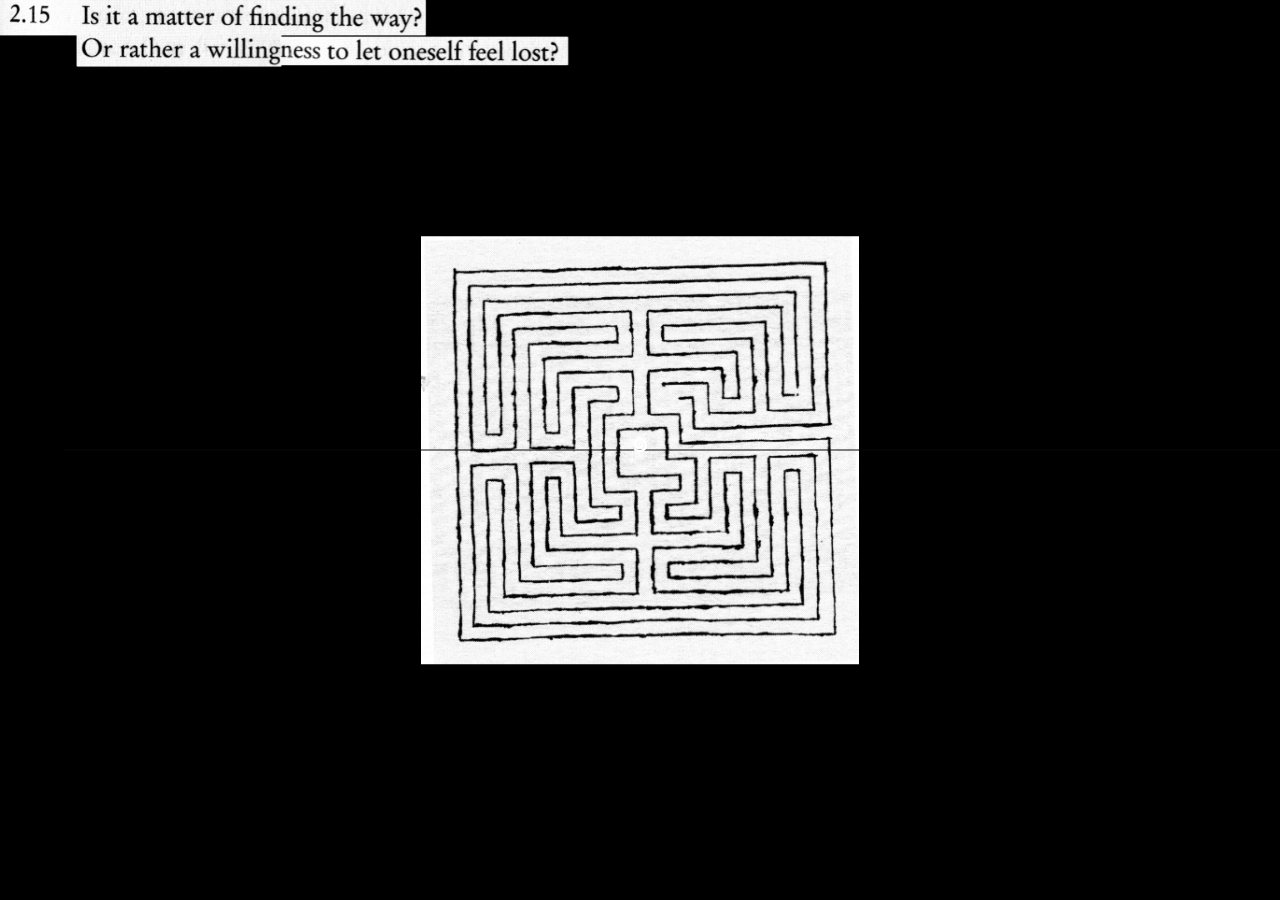
<file: index-1.html>
<!doctype html>
<html>

<head>
  <title>Is it a matter of finding the way?</title>
  <link rel="stylesheet" href="style.css">
<link rel="icon" type="image/png" href="favicon.png">
  <meta name="viewport" content="width=device-width, initial-scale=1.0">
  <script type="text/javascript" src="paper-full.min.js"></script>
  <script type="text/paperscript" canvas="canvas-1">
    // Adapted from the following Processing example:
  // http://processing.org/learning/topics/follow3.html

  // The amount of points in the path:
  var points = 40;

  // The distance between the points:
  var length = 50;

  var path = new Path({
  	strokeColor: 'rgb(9, 9, 9)',
  	strokeWidth: 1,
  	strokeCap: 'round'
  });

  var start = view.center / [10, 1];
  for (var i = 0; i < points; i++)
  	path.add(start + new Point(i * length, 0));

  function onMouseMove(event) {
  	path.firstSegment.point = event.point;
  	for (var i = 0; i < points - 1; i++) {
  		var segment = path.segments[i];
  		var nextSegment = segment.next;
  		var vector = segment.point - nextSegment.point;
  		vector.length = length;
  		nextSegment.point = segment.point - vector;
  	}
  	path.smooth({ type: 'continuous' });
  }

  function onMouseDown(event) {
  	path.fullySelected = true;
  	path.strokeColor = 'rgb(255, 0, 0)';
  }

  function onMouseUp(event) {
  	path.fullySelected = false;
  	path.strokeColor = 'rgb(9, 9, 9)';
  }
  </script>


</head>

<body>

  <div class="canvas">
    <canvas id="canvas-1" resize></canvas>
  </div>


  <!-- always there -->

  <div>
    <div class="enter" id="enter2">๑</div>
    <img class="question" src="img/question.png">
  </div>

  <div>
    <div class="enter" id="enter1">๑</div>
    <img class="question" src="img/question.png">
  </div>


  <!-- section1 -->
  <div class="begin-board">
    <img class="labyrinth" src="img/labyrinth.jpeg">
  </div>

  <!-- section2 -->
  <div class="flight-bottom"><img class="flight-img" src="img/flight-bottom.jpg"></div>

  <div class="flight-board" id="sky">

    <img class="flight" src="img/sky-2.jpg">
    <img class="flight-1" src="img/sky-3.jpg">

  <img class="taipei-bottom" src="img/taipei.png">

  <img class="ric-bottom" src="img/ric.png">

  </div>

  <!-- section A-->
  <div class="code">
    2019dQpBx39Ut9NobRRTAkbP????2019k04t4GWXabqJSQ60IziY????2019JX8MDO*R8UPe#ACc%VLN????2019rt0MXSQR4ePJ9RBWA1dh????2019rQMJOXX2jEnQx9e6%RYe????2019n2Hq7DScCqb!B1QiKtxA???2019K7rEzy2gMswtG^su%p!K????2019ZZPXA1yTJ2$7rFruMo!m????2019WV9FWFjhiwn7e455hFy4????2019jIfDoIntJySa#l&*9MUs????2019dFqcXVG^!UoJxC1D272&????2019@3@MLO8DFAP#14!k*s2e????2019TCX4tx@LvtH$BO1drM8X????2019G8hwj^CsCbEj#WHRSEjX????20193AdTBj&vKhQ2rB70Z71M????201986$&chEcx@5$$EtDBos@????20193faj5JW4Vk8@pjw*1ON^????20196rFg$GR!yJ03mEHelu*z????2019VQ^ndUXlZPo58MhGFZ$1????2019P#^s4CVZgkyw9rtdhduf????2019Xi1@%U1PYJRyRhXWL4vd????201942WcTz^I!@x#7ugVVPcB????2019j#E64*ied@$zNvlNC$oW????20193bUFFO2T!qsdawxoL4gK????<span class="flower-bottom">✿ photosensitive warning THE FOLLOWING CONTAINS BRIGHT/FLASHING LIGHTS</span>9jqkKtf2BePaYa4EOYtMM????2019ULSCt#bsJx@fOMeXHGIO????2019qTj@VgtVDZ#sPr6qFC83????2019q*!O52SZp!hpfvUnpYVy????2019EADXOjZV0OjT3eGBc8gE????2019JH^4m%*y$fAPpW&qDded????20190sCRNgiYywvifWrb#eLX????2019qyCZ9NiRyDDhtvKfIb5q????2019l7ZsIh4R%OwYfsqT3!B8????2019NLxWXZ3mT&2ywCQFuRdV????2019nh8Q^sa@RpGQPvF&GdDe????2019aNXtUnV*nXddao7UjRE3???2019IR19C5qLyhWPU347m$kx????2019NZpZQ5DnJA^j*nYqrM35????2019cxNUfrW9YD0Lxre!OqZu????2019AKwQ@uzsY5K8zrt8hk9O????2019c6Et@fSdp1mJD7HRmHGc????2019G#dpz*oFx2%o1rHgNCEO????2019c0@$$w%udbHzkW4@QETU????2019dLrYbEWtqWFA3r0^FZCb????20195!c$oEE6EF0SNvXQXWfA????2019uZIN5$OcL@eg8qaip4Vi????2019STf&%xCu^d4MEtmpJyzD????2019T53r!nzxCV7CaoitNeQs????2019d6DHTAjqc8&PDyzaUJWU????20194K@9h5k&3DO5Zxit&xg6????2019qj1yG2w6t$m7Cm%@JCRH????2019No@n0B^Z*R44&g3RL$Qr????2019W!IyX!hUDoWCLfYS^yGv????2019v$2nj!Df9G^AG2hLhYej????2019kye28%!qPU9EizCCox#D????2019wQiZkKt534zzn57esm1u????2019Q1YR%R@L&F@3rBVfyzgZ????2019zzBglDg%$xh8ywc1Tkw3????2019ETtup8@SKh61E$JTUHjd????2019@StBqMMBITIsNukFM867????2019rkNOdO9*qmmw&&78vju6????2019$w&hOyDp%YDGB$zYmi7&????2019S7cvUt@$zRc#UVVC^Bg5????2019uvL8l*OxJ4kTCsfqGu7i????20197Z*kNCJdfqwQ%YM#bTxm????2019EqbQSwSx%X@NuF#oeQSn????2019mxZP6ZAcYfEf*e9Wj1o7????19HXbM7mwlWhMijFOS2BQ#????2019^%uzP*Jh$DDeIs$5rhmE????2019A$I!0Q5py!aoNW8G4pGM????2019Z92CtJZob71KhjK9TeqG????2019pVE1kkO$DZtyvjcS3lcJ????20195wGCgWiIjiULbDQrWveF???019F5XfiHUDk&*bvBqjkUv^????2019%M3XXbNUKCOz#tK!d2Mz????2019iZRmeWMoO$zK0$7D!y!Z????20193jzNVPqPk%YyBogWvhgh????2019CKdFfPgndYOIvE4z&$UI????2019ojm47TR9eDoV3!ltlH2g???2019QGF^V1fnx6w@mfcRoKI0????2019qBnEPLvCfM*U#WXQ1Wq0????2019AVu5PoliRk*eGTB@@ksI????2019EQ!XpMCqpBT0Mext$4j$????2019hn#pvoclxL$GI7paXOZ0????2019yZ4X7E$$wA8fOF84rw9u????2019P3VYB9#XG6wej%BDG8Bx????2019$^LSRu&@j*soxov3m$AR????2019DnGzRUq&SjYpS5GjXm7A????20196yF43lbUHXFN#iVvB$iE????2019uV629GAUWxtT6cB42Q0t????2019B2A!&Dx#qc$Peyz8vuGv????2019gW1I^qBJwl*C9#209rHP????2019XG@3XyBcT#dz4Jsg2C!3????01920oKj&jz!Yo5MKH%h%yk????2019s4x$0Zuqr$od@$kFt4F0????2019ITyL&wq*3YX&y%iH3olL????2019CiICvVy@P$JLbdDPCPyR????2019lTGbt2#LC%Du6KFqSCJl????2019lG6I0Gh$Wl4ZJx%&tvtL????20197mTJ6%9I2ldUZliI44eV????2019wEFLE$iMb2OS$6hZAG7X????2019rTlAL3OLacoxC$j*DvRv????2019EF6NRwz1VZbK6UQ58cr5????2019Abz%eS84&E1r!n76VcF1????2019HFhlb&3QqqtEJM%Vk58x????2019nuHZFaXZShV4ft&cD7%7????20190mN6KnBcOctXMe7fCn&W????20190#0FLJJXY*fTEWeZ9XYG????2019!VL*Apk*CrX5XRNiq3Ds????2019VIoP3Nzqc1VMCXRv!tFK????2019DIGJyRdrEAFO5$$7K4UF????2019OdXF8GwxPIgBnlR*$5Fr????20193SQ6jfv8o9DLcpR&^WX1????2019ih^Y^sMnoipugltR#vIR????2019TsJo*x#qTMZIE8yEn2DE????2019aZxa8$OX9Sd9U&r4OSFn????2019W0PpFSdzoHHWNmQ#nbCx????2019TnbvMW4Oi5o3pKpKUJ@p????2019PpxHxkaU0InF!AmbHOXL????2019&*iP1$CT4W#YAZA5!4O&????20195R9AfF8$93cIiMd$o3pe????2019&uCg!XwCzowHh@IGC%IC????2019E1PV6Dsd^7jMudYLfGmO????2019c22I8!p540lhj$8!QVuV????2019F2&o8Cj^w^sU8Jf&o$V7????2019CHOIzEB6#sdw6Oz8tsL@????2019ItB8jbSKfb8MHdKKFP1%????2019gZ@OmgKMjQE7@&fp11hW????2019ehXtM1^EkNDHen#oVeBk????2019dj0FsoawjCAE0$keUH5V????2019AxJBW!3#C%bwl5WEIVIQ????2019zC!95hhjh2RW664IcUCo????2019WEvLh2hjfLbxLVTXxxV4????2019&VG9Xm25xFvuiHqCJNpt????2019kKENAdXDv7Za2G4CEZ8m????2019Lgl&Q0dmLEDLEZXA@1QN????20199rngJ2iktkXECm7UUSnd????2019&eFdJ!25E3^Mfon4u8pj????2019!30#bzr2NFks3hBOJFo0????2019u9CBrvmwOS7K73rx5NUa???2019CcCqhAPr3pKFQ&6RJFy!????2019WjN!58iv2IRJpHUOD5j#????2019C@tKAG@KMUaA4f8NlR*B????2019vyO2Yqe2pdo2kKPz5Yip????2019yO0%z1Dfh7NNAUySB&og????2019A3R9kn^T1KSrBYAmCOD2???20199YjIAF^JMB^4z3@iKoQ0????2019pB9u#KVx&rPQtSYARAvj????2019nQ#Rp!bGSVRNMN97I$EZ????2019PvpY$Cju7gtPs!PfT7XI????2019MFBgYdzM41L^j1JM$M8u????2019Btp@$#mSftyxr21zNjdY????2019y&M1aB&np@x2EUldomkd????2019@KCNW!6F7M1BV9Q@1Hsl????20199EqcnXealD%FUinzulM&????20196^6Y$mKHvt2GZ7FdAWVF????2019sKPXJRlV1cTy4vfeRi1&????2019angLU52oUmjtng!KusKl???2019y9tBEbO$oiLY0DkiBETD????2019TZv4TcF#truo3JdoTIe3????2019n%lt6jIZi8uIWjV$$%gd????2019UGNrSjbbF0OgoprxonB%????2019rA#AMClW!9*9L##sHn%w????2019jcohnFxDOacg!tK$UudM????2019y8zJRJMuP#6kfBrkxuu@????2019Yc5CyN*mv8!a$K2KKTRP????20192HuS!MH$!mDCIc%Fa@tJ????2019r8WZ3d1LSPBVcezb!&hn????2019HO0CQb0HDKV1s11HX3vY????20197yzI0tNDdLX0pN5T4rtb????2019qvpwsXEGSOfKzER4PkcG????2019cP&I@DguL8hb4IF#d1Xv????20192vJAlRKf57cyR69r*oD$????2019*sIFZy6nTPHe6vm*t*ar????2019E8mq8yqevMwGW%mo*dRE????201993cUyoW9bdZaDa8Y6fwt????20196vuXKpVDXXd&@1oXsgko????2019TL2a0#TxoykM8aLn7L*u????20198$*hOFe6bEM0hk7YvH%O????20198ltHcezNifOnVkxG#L$B????20192#13VDrgjG10CluZPS4f????2019iredOmqtqbUQO#@LrSdG????2019dQpBx39Ut9NobRRTAkbP????2019k04t4GWXabqJSQ60IziY???2019JX8MDO*R8UPe#ACc%VLN????2019rt0MXSQR4ePJ9RBWA1dh????2019rQMJOXX2jEnQx9e6%RYe????2019n2Hq7DScCqb!B1QiKtxA???2019K7rEzy2gMswtG^su%p!K????2019ZZPXA1yTJ2$7rFruMo!m????2019WV9FWFjhiwn7e455hFy4????2019jIfDoIntJySa#l&*9MUs????2019dFqcXVG^!UoJxC1D272&????2019@3@MLO8DFAP#14!k*s2e????2019TCX4tx@LvtH$BO1drM8X????2019G8hwj^CsCbEj#WHRSEjX????20193AdTBj&vKhQ2rB70Z71M????201986$&chEcx@5$$EtDBos@????20193faj5JW4Vk8@pjw*1ON^????20196rFg$GR!yJ03mEHelu*z????2019VQ^ndUXlZPo58MhGFZ$1????2019P#^s4CVZgkyw9rtdhduf????2019Xi1@%U1PYJRyRhXWL4vd????201942WcTz^I!@x#7ugVVPcB????2019j#E64*ied@$zNvlNC$oW????20193bUFFO2T!qsdawxoL4gK????9jqkKtf2BePaYa4EOYtMM????2019ULSCt#bsJx@fOMeXHGIO????2019qTj@VgtVDZ#sPr6qFC83????2019q*!O52SZp!hpfvUnpYVy????2019EADXOjZV0OjT3eGBc8gE????2019JH^4m%*y$fAPpW&qDded????20190sCRNgiYywvifWrb#eLX????2019qyCZ9NiRyDDhtvKfIb5q????2019l7ZsIh4R%OwYfsqT3!B8????2019NLxWXZ3mT&2ywCQFuRdV????2019nh8Q^sa@RpGQPvF&GdDe????2019aNXtUnV*nXddao7UjRE3???2019IR19C5qLyhWPU347m$kx????2019NZpZQ5DnJA^j*nYqrM35????2019cxNUfrW9YD0Lxre!OqZu????2019AKwQ@uzsY5K8zrt8hk9O????2019c6Et@fSdp1mJD7HRmHGc????2019G#dpz*oFx2%o1rHgNCEO????2019c0@$$w%udbHzkW4@QETU????2019dLrYbEWtqWFA3r0^FZCb????20195!c$oEE6EF0SNvXQXWfA????2019uZIN5$OcL@eg8qaip4Vi????2019STf&%xCu^d4MEtmpJyzD????2019T53r!nzxCV7CaoitNeQs????2019d6DHTAjqc8&PDyzaUJWU????20194K@9h5k&3DO5Zxit&xg6????2019qj1yG2w6t$m7Cm%@JCRH????2019No@n0B^Z*R44&g3RL$Qr????2019W!IyX!hUDoWCLfYS^yGv????2019v$2nj!Df9G^AG2hLhYej????2019kye28%!qPU9EizCCox#D????2019wQiZkKt534zzn57esm1u????2019Q1YR%R@L&F@3rBVfyzgZ????2019zzBglDg%$xh8ywc1Tkw3????2019ETtup8@SKh61E$JTUHjd????2019@StBqMMBITIsNukFM867????2019rkNOdO9*qmmw&&78vju6????2019$w&hOyDp%YDGB$zYmi7&????2019S7cvUt@$zRc#UVVC^Bg5????2019uvL8l*OxJ4kTCsfqGu7i????20197Z*kNCJdfqwQ%YM#bTxm????2019EqbQSwSx%X@NuF#oeQSn????2019mxZP6ZAcYfEf*e9Wj1o7????19HXbM7mwlWhMijFOS2BQ#????2019^%uzP*Jh$DDeIs$5rhmE????2019A$I!0Q5py!aoNW8G4pGM????2019Z92CtJZob71KhjK9TeqG????2019pVE1kkO$DZtyvjcS3lcJ????20195wGCgWiIjiULbDQrWveF???019F5XfiHUDk&*bvBqjkUv^????2019%M3XXbNUKCOz#tK!d2Mz????2019iZRmeWMoO$zK0$7D!y!Z????20193jzNVPqPk%YyBogWvhgh????2019CKdFfPgndYOIvE4z&$UI????2019ojm47TR9eDoV3!ltlH2g???2019QGF^V1fnx6w@mfcRoKI0????2019qBnEPLvCfM*U#WXQ1Wq0????2019AVu5PoliRk*eGTB@@ksI????2019EQ!XpMCqpBT0Mext$4j$????2019hn#pvoclxL$GI7paXOZ0????2019yZ4X7E$$wA8fOF84rw9u????2019P3VYB9#XG6wej%BDG8Bx????2019$^LSRu&@j*soxov3m$AR????2019DnGzRUq&SjYpS5GjXm7A????20196yF43lbUHXFN#iVvB$iE????2019uV629GAUWxtT6cB42Q0t????2019B2A!&Dx#qc$Peyz8vuGv????2019gW1I^qBJwl*C9#209rHP????2019XG@3XyBcT#dz4Jsg2C!3????01920oKj&jz!Yo5MKH%h%yk????2019s4x$0Zuqr$od@$kFt4F0????2019ITyL&wq*3YX&y%iH3olL????2019CiICvVy@P$JLbdDPCPyR????2019lTGbt2#LC%Du6KFqSCJl????2019lG6I0Gh$Wl4ZJx%&tvtL????20197mTJ6%9I2ldUZliI44eV????2019wEFLE$iMb2OS$6hZAG7X????2019rTlAL3OLacoxC$j*DvRv????2019EF6NRwz1VZbK6UQ58cr5????2019Abz%eS84&E1r!n76VcF1????2019HFhlb&3QqqtEJM%Vk58x????2019nuHZFaXZShV4ft&cD7%7????20190mN6KnBcOctXMe7fCn&W????20190#0FLJJXY*fTEWeZ9XYG????2019!VL*Apk*CrX5XRNiq3Ds????2019VIoP3Nzqc1VMCXRv!tFK????2019DIGJyRdrEAFO5$$7K4UF????2019OdXF8GwxPIgBnlR*$5Fr????20193SQ6jfv8o9DLcpR&^WX1????2019ih^Y^sMnoipugltR#vIR????2019TsJo*x#qTMZIE8yEn2DE????2019aZxa8$OX9Sd9U&r4OSFn????2019W0PpFSdzoHHWNmQ#nbCx????2019TnbvMW4Oi5o3pKpKUJ@p????2019PpxHxkaU0InF!AmbHOXL????2019&*iP1$CT4W#YAZA5!4O&????20195R9AfF8$93cIiMd$o3pe????2019&uCg!XwCzowHh@IGC%IC????2019E1PV6Dsd^7jMudYLfGmO????2019c22I8!p540lhj$8!QVuV????2019F2&o8Cj^w^sU8Jf&o$V7????2019CHOIzEB6#sdw6Oz8tsL@????2019ItB8jbSKfb8MHdKKFP1%????2019gZ@OmgKMjQE7@&fp11hW????2019ehXtM1^EkNDHen#oVeBk????2019dj0FsoawjCAE0$keUH5V????2019AxJBW!3#C%bwl5WEIVIQ????2019zC!95hhjh2RW664IcUCo????2019WEvLh2hjfLbxLVTXxxV4????2019&VG9Xm25xFvuiHqCJNpt????2019kKENAdXDv7Za2G4CEZ8m????2019Lgl&Q0dmLEDLEZXA@1QN????20199rngJ2iktkXECm7UUSnd????2019&eFdJ!25E3^Mfon4u8pj????2019!30#bzr2NFks3hBOJFo0????2019u9CBrvmwOS7K73rx5NUa???2019CcCqhAPr3pKFQ&6RJFy!????2019WjN!58iv2IRJpHUOD5j#????2019C@tKAG@KMUaA4f8NlR*B????2019vyO2Yqe2pdo2kKPz5Yip????2019yO0%z1Dfh7NNAUySB&og????2019A3R9kn^T1KSrBYAmCOD2???20199YjIAF^JMB^4z3@iKoQ0????2019pB9u#KVx&rPQtSYARAvj????2019nQ#Rp!bGSVRNMN97I$EZ????2019PvpY$Cju7gtPs!PfT7XI????2019MFBgYdzM41L^j1JM$M8u????2019Btp@$#mSftyxr21zNjdY????2019y&M1aB&np@x2EUldomkd????2019@KCNW!6F7M1BV9Q@1Hsl????20199EqcnXealD%FUinzulM&????20196^6Y$mKHvt2GZ7FdAWVF????2019sKPXJRlV1cTy4vfeRi1&????2019angLU52oUmjtng!KusKl???2019y9tBEbO$oiLY0DkiBETD????2019TZv4TcF#truo3JdoTIe3????2019n%lt6jIZi8uIWjV$$%gd????2019UGNrSjbbF0OgoprxonB%????2019rA#AMClW!9*9L##sHn%w????2019jcohnFxDOacg!tK$UudM????2019y8zJRJMuP#6kfBrkxuu@????2019Yc5CyN*mv8!a$K2KKTRP????20192HuS!MH$!mDCIc%Fa@tJ????2019r8WZ3d1LSPBVcezb!&hn????2019HO0CQb0HDKV1s11HX3vY????20197yzI0tNDdLX0pN5T4rtb????2019qvpwsXEGSOfKzER4PkcG????2019cP&I@DguL8hb4IF#d1Xv????20192vJAlRKf57cyR69r*oD$????2019*sIFZy6nTPHe6vm*t*ar????2019E8mq8yqevMwGW%mo*dRE????201993cUyoW9bdZaDa8Y6fwt????20196vuXKpVDXXd&@1oXsgko????2019TL2a0#TxoykM8aLn7L*u????20198$*hOFe6bEM0hk7YvH%O????20198ltHcezNifOnVkxG#L$B????20192#13VDrgjG10CluZPS4f????2019iredOmqtqbUQO#@LrSdG????2019PpxHxkaU0InF!AmbHOXL????2019&*iP1$CT4W#YAZA5!4O&????20195R9AfF8$93cIiMd$o3pe????2019&uCg!XwCzowHh@IGC%IC????2019E1PV6Dsd^7jMudYLfGmO????2019c22I8!p540lhj$8!QVuV????2019F2&o8Cj^w^sU8Jf&o$V7????2019CHOIzEB6#sdw6Oz8tsL@????2019ItB8jbSKfb8MHdKKFP1%????2019gZ@OmgKMjQE7@&fp11hW????2019ehXtM1^EkNDHen#oVeBk????2019dj0FsoawjCAE0$keUH5V????2019AxJBW!3#C%bwl5WEIVIQ????2019zC!95hhjh2RW664IcUCo????2019WEvLh2hjfLbxLVTXxxV4????2019&VG9Xm25xFvuiHqCJNpt????2019kKENAdXDv7Za2G4CEZ8m????2019Lgl&Q0dmLEDLEZXA@1QN????20199rngJ2iktkXECm7UUSnd????2019&eFdJ!25E3^Mfon4u8pj????2019!30#bzr2NFks3hBOJFo0????2019u9CBrvmwOS7K73rx5NUa???2019CcCqhAPr3pKFQ&6RJFy!????2019WjN!58iv2IRJpHUOD5j#????2019C@tKAG@KMUaA4f8NlR*B????2019vyO2Yqe2pdo2kKPz5Yip????2019yO0%z1Dfh7NNAUySB&og????2019A3R9kn^T1KSrBYAmCOD2???20199YjIAF^JMB^4z3@iKoQ0????2019pB9u#KVx&rPQtSYARAvj????2019nQ#Rp!bGSVRNMN97I$EZ????2019PvpY$Cju7gtPs!PfT7XI????2019MFBgYdzM41L^j1JM$M8u????2019Btp@$#mSftyxr21zNjdY????2019y&M1aB&np@x2EUldomkd????2019@KCNW!6F7M1BV9Q@1Hsl????20199EqcnXealD%FUinzulM&????20196^6Y$mKHvt2GZ7FdAWVF????2019sKPXJRlV1cTy4vfeRi1&????2019angLU52oUmjtng!KusKl???2019dQpBx39Ut9NobRRTAkbP????2019k04t4GWXabqJSQ60IziY???2019JX8MDO*R8UPe#ACc%VLN????2019rt0MXSQR4ePJ9RBWA1dh????2019rQMJOXX2jEnQx9e6%RYe????2019n2Hq7DScCqb!B1QiKtxA???2019K7rEzy2gMswtG^su%p!K????2019ZZPXA1yTJ2$7rFruMo!m????2019WV9FWFjhiwn7e455hFy4????2019jIfDoIntJySa#l&*9MUs????2019dFqcXVG^!UoJxC1D272&????2019@3@MLO8DFAP#14!k*s2e????2019TCX4tx@LvtH$BO1drM8X????2019G8hwj^CsCbEj#WHRSEjX????20193AdTBj&vKhQ2rB70Z71M????201986$&chEcx@5$$EtDBos@????20193faj5JW4Vk8@pjw*1ON^????20196rFg$GR!yJ03mEHelu*z????2019VQ^ndUXlZPo58MhGFZ$1????2019P#^s4CVZgkyw9rtdhduf????2019Xi1@%U1PYJRyRhXWL4vd????201942WcTz^I!@x#7ugVVPcB????2019j#E64*ied@$zNvlNC$oW????20193bUFFO2T!qsdawxoL4gK????9jqkKtf2BePaYa4EOYtMM????2019ULSCt#bsJx@fOMeXHGIO????2019qTj@VgtVDZ#sPr6qFC83????2019q*!O52SZp!hpfvUnpYVy????2019EADXOjZV0OjT3eGBc8gE????2019JH^4m%*y$fAPpW&qDded????20190sCRNgiYywvifWrb#eLX????2019qyCZ9NiRyDDhtvKfIb5q????2019l7ZsIh4R%OwYfsqT3!B8????2019NLxWXZ3mT&2ywCQFuRdV????2019nh8Q^sa@RpGQPvF&GdDe????2019aNXtUnV*nXddao7UjRE3???2019IR19C5qLyhWPU347m$kx????2019NZpZQ5DnJA^j*nYqrM35????2019cxNUfrW9YD0Lxre!OqZu????2019AKwQ@uzsY5K8zrt8hk9O????2019c6Et@fSdp1mJD7HRmHGc????2019G#dpz*oFx2%o1rHgNCEO????2019c0@$$w%udbHzkW4@QETU????2019dLrYbEWtqWFA3r0^FZCb????20195!c$oEE6EF0SNvXQXWfA????2019uZIN5$OcL@eg8qaip4Vi????2019STf&%xCu^d4MEtmpJyzD????2019T53r!nzxCV7CaoitNeQs????2019d6DHTAjqc8&PDyzaUJWU????20194K@9h5k&3DO5Zxit&xg6????2019qj1yG2w6t$m7Cm%@JCRH????2019No@n0B^Z*R44&g3RL$Qr????2019W!IyX!hUDoWCLfYS^yGv????2019v$2nj!Df9G^AG2hLhYej????2019kye28%!qPU9EizCCox#D????2019wQiZkKt534zzn57esm1u????2019Q1YR%R@L&F@3rBVfyzgZ????2019zzBglDg%$xh8ywc1Tkw3????2019ETtup8@SKh61E$JTUHjd????2019@StBqMMBITIsNukFM867????2019rkNOdO9*qmmw&&78vju6????2019$w&hOyDp%YDGB$zYmi7&????2019S7cvUt@$zRc#UVVC^Bg5????2019uvL8l*OxJ4kTCsfqGu7i????20197Z*kNCJdfqwQ%YM#bTxm????2019EqbQSwSx%X@NuF#oeQSn????2019mxZP6ZAcYfEf*e9Wj1o7????19HXbM7mwlWhMijFOS2BQ#????2019^%uzP*Jh$DDeIs$5rhmE????2019A$I!0Q5py!aoNW8G4pGM????2019Z92CtJZob71KhjK9TeqG????2019pVE1kkO$DZtyvjcS3lcJ????20195wGCgWiIjiULbDQrWveF???019F5XfiHUDk&*bvBqjkUv^????2019%M3XXbNUKCOz#tK!d2Mz????2019iZRmeWMoO$zK0$7D!y!Z????20193jzNVPqPk%YyBogWvhgh????2019CKdFfPgndYOIvE4z&$UI????2019ojm47TR9eDoV3!ltlH2g???2019QGF^V1fnx6w@mfcRoKI0????2019qBnEPLvCfM*U#WXQ1Wq0????20199YjIAF^JMB^4z3@iKoQ0????2019pB9u#KVx&rPQtSYARAvj????2019nQ#Rp!bGSVRNMN97I$EZ????2019PvpY$Cju7gtPs!PfT7XI????2019MFBgYdzM41L^j1JM$M8u????2019Btp@$#mSftyxr21zNjdY????2019y&M1aB&np@x2EUldomkd????2019@KCNW!6F7M1BV9Q@1Hsl????20199EqcnXealD%FUinzulM&????20196^6Y$mKHvt2GZ7FdAWVF????2019sKPXJRlV1cTy4vfeRi1&????2019angLU52oUmjtng!KusKl???2019y9tBEbO$oiLY0DkiBETD????2019TZv4TcF#truo3JdoTIe3????2019n%lt6jIZi8uIWjV$$%gd????2019UGNrSjbbF0OgoprxonB%????2019rA#AMClW!9*9L##sHn%w????2019jcohnFxDOacg!tK$UudM????2019y8zJRJMuP#6kfBrkxuu@????2019Yc5CyN*mv8!a$K2KKTRP????20192HuS!MH$!mDCIc%Fa@tJ????2019&*iP1$CT4W#YAZA5!4O&????20195R9AfF8$93cIiMd$o3pe????2019&uCg!XwCzowHh@IGC%IC????2019E1PV6Dsd^7jMudYLfGmO????2019c22I8!p540lhj$8!QVuV????2019F2&o8Cj^w^sU8Jf&o$V7????2019CHOIzEB6#sdw6Oz8tsL@????2019ItB8jbSKfb8MHdKKFP1%????2019gZ@OmgKMjQE7@&fp11hW????2019ehXtM1^EkNDHen#oVeBk????2019dj0FsoawjCAE0$keUH5V????2019AxJBW!3#C%bwl5WEIVIQ????2019zC!95hhjh2RW664IcUCo????2019WEvLh2hjfLbxLVTXxxV4????2019&VG9Xm25xFvuiHqCJNpt????2019kKENAdXDv7Za2G4CEZ8m????2019Lgl&Q0dmLEDLEZXA@1QN????20199rngJ2iktkXECm7UUSnd????2019&eFdJ!25E3^Mfon4u8pj????2019!30#bzr2NFks3hBOJFo0????2019u9CBrvmwOS7K73rx5NUa???2019CcCqhAPr3pKFQ&6RJFy!????2019WjN!58iv2IRJpHUOD5j#????2019C@tKAG@KMUaA4f8NlR*B????2019vyO2Yqe2pdo2kKPz5Yip????2019yO0%z1Dfh7NNAUySB&og????2019A3R9kn^T1KSrBYAmCOD2???20199YjIAF^JMB^4z3@iKoQ0????2019pB9u#KVx&rPQtSYARAvj????2019nQ#Rp!bGSVRNMN97I$EZ????2019PvpY$Cju7gtPs!PfT7XI????2019MFBgYdzM41L^j1JM$M8u????2019Btp@$#mSftyxr21zNjdY????2019y&M1aB&np@x2EUldomkd????2019@KCNW!6F7M1BV9Q@1Hsl????20199EqcnXealD%FUinzulM&????2019cxNUfrW9YD0Lxre!OqZu????2019AKwQ@uzsY5K8zrt8hk9O????2019c6Et@fSdp1mJD7HRmHGc????2019G#dpz*oFx2%o1rHgNCEO????2019c0@$$w%udbHzkW4@QETU????2019dLrYbEWtqWFA3r0^FZCb????20195!c$oEE6EF0SNvXQXWfA????2019uZIN5$OcL@eg8qaip4Vi????2019STf&%xCu^d4MEtmpJyzD????2019T53r!nzxCV7CaoitNeQs????2019d6DHTAjqc8&PDyzaUJWU????20194K@9h5k&3DO5Zxit&xg6????2019qj1yG2w6t$m7Cm%@JCRH????2019No@n0B^Z*R44&g3RL$Qr????2019W!IyX!hUDoWCLfYS^yGv????2019v$2nj!Df9G^AG2hLhYej????2019kye28%!qPU9EizCCox#D????2019wQiZkKt534zzn57esm1u????2019Q1YR%R@L&F@3rBVfyzgZ????2019zzBglDg%$xh8ywc1Tkw3????2019ETtup8@SKh61E$JTUHjd????2019@StBqMMBITIsNukFM867????2019rkNOdO9*qmmw&&78vju6????2019$w&hOyDp%YDGB$zYmi7&????2019S7cvUt@$zRc#UVVC^Bg5????2019uvL8l*OxJ4kTCsfqGu7i????20197Z*kNCJdfqwQ%YM#bTxm????2019EqbQSwSx%X@NuF#oeQSn????2019mxZP6ZAcYfEf*e9Wj1o7????19HXbM7mwlWhMijFOS2BQ#????2019^%uzP*Jh$DDeIs$5rhmE????2019A$I!0Q5py!aoNW8G4pGM????2019Z92CtJZob71KhjK9TeqG????2019pVE1kkO$DZtyvjcS3lcJ????20195wGCgWiIjiULbDQrWveF???019F5XfiHUDk&*bvBqjkUv^????2019%M3XXbNUKCOz#tK!d2Mz????2019iZRmeWMoO$zK0$7D!y!Z????20193jzNVPqPk%YyBogWvhgh????2019CKdFfPgndYOIvE4z&$UI????2019ojm47TR9eDoV3!ltlH2g???2019QGF^V1fnx6w@mfcRoKI0????2019qBnEPLvCfM*U#WXQ1Wq0????20199YjIAF^JMB^4z3@iKoQ0????2019pB9u#KVx&rPQtSYARAvj????2019nQ#Rp!bGSVRNMN97I$EZ????2019PvpY$Cju7gtPs!PfT7XI????2019MFBgYdzM41L^j1JM$M8u????2019Btp@$#mSftyxr21zNjdY????2019y&M1aB&np@x2EUldomkd????2019@KCNW!6F7M1BV9Q@1Hsl????20199EqcnXealD%FUinzulM&????20196^6Y$mKHvt2GZ7FdAWVF????2019sKPXJRlV1cTy4vfeRi1&????2019angLU52oUmjtng!KusKl???2019y9tBEbO$oiLY0DkiBETD????2019TZv4TcF#truo3JdoTIe3????2019n%lt6jIZi8uIWjV$$%gd????2019UGNrSjbbF0OgoprxonB%????2019rA#AMClW!9*9L##sHn%w????2019jcohnFxDOacg!tK$UudM????2019y8zJRJMuP#6kfBrkxuu@????2019Yc5CyN*mv8!a$K2KKTRP????20192HuS!MH$!mDCIc%Fa@tJ????2019&*iP1$CT4W#YAZA5!4O&????20195R9AfF8$93cIiMd$o3pe????2019&uCg!XwCzowHh@IGC%IC????2019E1PV6Dsd^7jMudYLfGmO????2019c22I8!p540lhj$8!QVuV????2019F2&o8Cj^w^sU8Jf&o$V7????2019CHOIzEB6#sdw6Oz8tsL@????2019ItB8jbSKfb8MHdKKFP1%????2019gZ@OmgKMjQE7@&fp11hW????2019ehXtM1^EkNDHen#oVeBk????2019dj0FsoawjCAE0$keUH5V????2019AxJBW!3#C%bwl5WEIVIQ????2019zC!95hhjh2RW664IcUCo????2019WEvLh2hjfLbxLVTXxxV4????2019&VG9Xm25xFvuiHqCJNpt????2019kKENAdXDv7Za2G4CEZ8m????2019Lgl&Q0dmLEDLEZXA@1QN????20199rngJ2iktkXECm7UUSnd????2019&eFdJ!25E3^Mfon4u8pj????2019!30#bzr2NFks3hBOJFo0????2019u9CBrvmwOS7K73rx5NUa???2019CcCqhAPr3pKFQ&6RJFy!????2019WjN!58iv2IRJpHUOD5j#????2019C@tKAG@KMUaA4f8NlR*B????2019vyO2Yqe2pdo2kKPz5Yip????2019yO0%z1Dfh7NNAUySB&og????2019A3R9kn^T1KSrBYAmCOD2???20199YjIAF^JMB^4z3@iKoQ0????2019pB9u#KVx&rPQtSYARAvj????2019nQ#Rp!bGSVRNMN97I$EZ????2019PvpY$Cju7gtPs!PfT7XI????2019MFBgYdzM41L^j1JM$M8u????2019Btp@$#mSftyxr21zNjdY????2019y&M1aB&np@x2EUldomkd????2019@KCNW!6F7M1BV9Q@1Hsl????20199EqcnXealD%FUinzulM&????
  </div>

  <!-- section Ric-2 -->
  <div class="flicker-bottom"></div>
  <div class="flicker"></div>

  <!-- section Ric-3 -->
  <div class="line" id="line-bottom"> </div>

  <div class="lines">
    <div class="lines-1">
      <div class="line"> </div>
      <div class="line"> </div>
      <div class="line"> </div>
      <div class="line"> </div>
      <div class="line"> </div>
      <div class="line"> </div>
      <div class="line"> </div>
      <div class="line"> </div>
      <div class="line"> </div>
      <div class="line"> </div>
      <div class="line"> </div>
      <div class="line"> </div>
      <div class="line"> </div>
      <div class="line"> </div>
      <div class="line"> </div>
      <div class="line"> </div>
      <div class="line"> </div>
      <div class="line"> </div>
      <div class="line"> </div>
      <div class="line"> </div>
      <div class="line"> </div>
      <div class="line"> </div>
      <div class="line"> </div>
      <div class="line"> </div>
      <div class="line"> </div>
      <div class="line"> </div>
      <div class="line"> </div>
      <div class="line"> </div>
      <div class="line"> </div>
      <div class="line"> </div>
      <div class="line"> </div>
      <div class="line"> </div>
      <div class="line"> </div>
      <div class="line"> </div>
      <div class="line"> </div>
      <div class="line"> </div>
      <div class="line"> </div>
      <div class="line"> </div>
      <div class="line"> </div>
      <div class="line"> </div>
      <div class="line"> </div>
      <div class="line"> </div>
      <div class="line"> </div>
      <div class="line"> </div>
      <div class="line"> </div>
      <div class="line"> </div>
      <div class="line"> </div>
      <div class="line"> </div>
      <div class="line"> </div>
      <div class="line"> </div>
      <div class="line"> </div>
      <div class="line"> </div>
      <div class="line"> </div>
      <div class="line"> </div>
      <div class="line"> </div>
      <div class="line"> </div>
      <div class="line"> </div>
      <div class="line"> </div>
      <div class="line"> </div>
      <div class="line"> </div>
      <div class="line"> </div>
      <div class="line"> </div>
      <div class="line"> </div>
      <div class="line"> </div>
      <div class="line"> </div>
      <div class="line"> </div>
      <div class="line"> </div>
      <div class="line"> </div>
      <div class="line"> </div>
      <div class="line"> </div>
      <div class="line"> </div>
      <div class="line"> </div>
      <div class="line"> </div>
      <div class="line"> </div>
      <div class="line"> </div>
      <div class="line"> </div>
      <div class="line"> </div>
      <div class="line"> </div>
      <div class="line"> </div>
      <div class="line"> </div>
      <div class="line"> </div>
      <div class="line"> </div>
      <div class="line"> </div>
      <div class="line"> </div>
      <div class="line"> </div>
      <div class="line"> </div>
      <div class="line"> </div>
      <div class="line"> </div>
      <div class="line"> </div>
      <div class="line"> </div>
      <div class="line"> </div>
      <div class="line"> </div>
      <div class="line"> </div>
      <div class="line"> </div>
      <div class="line"> </div>
      <div class="line"> </div>
      <div class="line"> </div>
      <div class="line"> </div>
      <div class="line"> </div>
      <div class="line"> </div>
      <div class="line"> </div>
      <div class="line"> </div>
      <div class="line"> </div>
      <div class="line"> </div>
      <div class="line"> </div>
      <div class="line"> </div>
      <div class="line"> </div>
      <div class="line"> </div>
      <div class="line"> </div>
      <div class="line"> </div>
      <div class="line"> </div>
      <div class="line"> </div>
      <div class="line"> </div>
      <div class="line"> </div>
      <div class="line"> </div>
      <div class="line"> </div>
      <div class="line"> </div>
      <div class="line"> </div>
      <div class="line"> </div>
      <div class="line"> </div>
      <div class="line"> </div>
      <div class="line"> </div>
      <div class="line"> </div>
      <div class="line"> </div>
      <div class="line"> </div>
      <div class="line"> </div>
      <div class="line"> </div>
      <div class="line"> </div>
      <div class="line"> </div>
      <div class="line"> </div>
      <div class="line"> </div>
      <div class="line"> </div>
      <div class="line"> </div>
      <div class="line"> </div>
      <div class="line"> </div>
      <div class="line"> </div>
      <div class="line"> </div>
      <div class="line"> </div>
      <div class="line"> </div>
      <div class="line"> </div>
      <div class="line"> </div>
      <div class="line"> </div>
      <div class="line"> </div>
      <div class="line"> </div>
      <div class="line"> </div>
      <div class="line"> </div>
      <div class="line"> </div>
      <div class="line"> </div>
      <div class="line"> </div>
      <div class="line"> </div>
      <div class="line"> </div>
      <div class="line"> </div>
      <div class="line"> </div>
      <div class="line"> </div>
      <div class="line"> </div>
      <div class="line"> </div>
      <div class="line"> </div>
      <div class="line"> </div>
      <div class="line"> </div>
      <div class="line"> </div>
      <div class="line"> </div>
      <div class="line"> </div>
      <div class="line"> </div>
      <div class="line"> </div>
      <div class="line"> </div>
      <div class="line"> </div>
      <div class="line"> </div>
      <div class="line"> </div>
      <div class="line"> </div>
      <div class="line"> </div>
      <div class="line"> </div>
      <div class="line"> </div>
      <div class="line"> </div>
      <div class="line"> </div>
      <div class="line"> </div>
      <div class="line"> </div>
      <div class="line"> </div>
      <div class="line"> </div>
      <div class="line"> </div>
      <div class="line"> </div>
      <div class="line"> </div>
      <div class="line"> </div>
      <div class="line"> </div>
      <div class="line"> </div>
      <div class="line"> </div>
      <div class="line"> </div>
      <div class="line"> </div>
      <div class="line"> </div>
      <div class="line"> </div>
      <div class="line"> </div>
      <div class="line"> </div>
      <div class="line"> </div>
      <div class="line"> </div>
      <div class="line"> </div>
      <div class="line"> </div>
      <div class="line"> </div>
      <div class="line"> </div>
      <div class="line"> </div>
      <div class="line"> </div>
      <div class="line"> </div>
      <div class="line"> </div>
      <div class="line"> </div>
      <div class="line"> </div>
      <div class="line"> </div>
      <div class="line"> </div>
      <div class="line"> </div>
      <div class="line"> </div>
      <div class="line"> </div>
      <div class="line"> </div>
      <div class="line"> </div>
      <div class="line"> </div>
      <div class="line"> </div>
      <div class="line"> </div>
      <div class="line"> </div>
      <div class="line"> </div>
      <div class="line"> </div>
      <div class="line"> </div>
      <div class="line"> </div>
      <div class="line"> </div>
      <div class="line"> </div>
      <div class="line"> </div>
      <div class="line"> </div>
      <div class="line"> </div>
      <div class="line"> </div>
      <div class="line"> </div>
      <div class="line"> </div>
      <div class="line"> </div>
      <div class="line"> </div>
      <div class="line"> </div>
      <div class="line"> </div>
      <div class="line"> </div>
      <div class="line"> </div>
      <div class="line"> </div>
      <div class="line"> </div>
      <div class="line"> </div>
      <div class="line"> </div>
      <div class="line"> </div>
      <div class="line"> </div>
      <div class="line"> </div>
      <div class="line"> </div>
      <div class="line"> </div>
      <div class="line"> </div>
      <div class="line"> </div>
      <div class="line"> </div>
      <div class="line"> </div>
      <div class="line"> </div>
      <div class="line"> </div>
      <div class="line"> </div>
      <div class="line"> </div>
      <div class="line"> </div>
      <div class="line"> </div>
      <div class="line"> </div>
      <div class="line"> </div>
      <div class="line"> </div>
      <div class="line"> </div>
      <div class="line"> </div>
      <div class="line"> </div>
      <div class="line"> </div>
      <div class="line"> </div>
      <div class="line"> </div>
      <div class="line"> </div>
      <div class="line"> </div>
      <div class="line"> </div>
      <div class="line"> </div>
      <div class="line"> </div>
      <div class="line"> </div>
      <div class="line"> </div>
      <div class="line"> </div>
      <div class="line"> </div>
      <div class="line"> </div>
      <div class="line"> </div>
      <div class="line"> </div>
      <div class="line"> </div>
      <div class="line"> </div>
      <div class="line"> </div>
      <div class="line"> </div>
      <div class="line"> </div>
      <div class="line"> </div>
      <div class="line"> </div>
      <div class="line"> </div>
      <div class="line"> </div>
      <div class="line"> </div>
      <div class="line"> </div>
      <div class="line"> </div>
      <div class="line"> </div>
      <div class="line"> </div>
      <div class="line"> </div>
      <div class="line"> </div>
      <div class="line"> </div>
      <div class="line"> </div>
      <div class="line"> </div>
      <div class="line"> </div>
      <div class="line"> </div>
      <div class="line"> </div>
      <div class="line"> </div>
      <div class="line"> </div>
      <div class="line"> </div>
      <div class="line"> </div>
      <div class="line"> </div>
      <div class="line"> </div>
      <div class="line"> </div>
      <div class="line"> </div>
      <div class="line"> </div>
      <div class="line"> </div>
      <div class="line"> </div>
      <div class="line"> </div>
      <div class="line"> </div>
      <div class="line"> </div>
      <div class="line"> </div>
      <div class="line"> </div>
      <div class="line"> </div>
      <div class="line"> </div>
      <div class="line"> </div>
      <div class="line"> </div>
      <div class="line"> </div>
      <div class="line"> </div>
      <div class="line"> </div>
      <div class="line"> </div>
      <div class="line"> </div>
      <div class="line"> </div>
      <div class="line"> </div>
      <div class="line"> </div>
      <div class="line"> </div>
      <div class="line"> </div>
      <div class="line"> </div>
      <div class="line"> </div>
      <div class="line"> </div>
      <div class="line"> </div>
      <div class="line"> </div>
      <div class="line"> </div>
      <div class="line"> </div>
      <div class="line"> </div>
      <div class="line"> </div>
      <div class="line"> </div>
      <div class="line"> </div>
      <div class="line"> </div>
      <div class="line"> </div>
      <div class="line"> </div>
      <div class="line"> </div>
      <div class="line"> </div>
      <div class="line"> </div>
      <div class="line"> </div>
      <div class="line"> </div>
      <div class="line"> </div>
      <div class="line"> </div>
      <div class="line"> </div>
      <div class="line"> </div>
      <div class="line"> </div>
      <div class="line"> </div>
      <div class="line"> </div>
      <div class="line"> </div>
      <div class="line"> </div>
      <div class="line"> </div>
      <div class="line"> </div>
      <div class="line"> </div>
      <div class="line"> </div>
      <div class="line"> </div>
      <div class="line"> </div>
      <div class="line"> </div>
      <div class="line"> </div>
      <div class="line"> </div>
      <div class="line"> </div>
      <div class="line"> </div>
      <div class="line"> </div>
      <div class="line"> </div>
      <div class="line"> </div>
      <div class="line"> </div>
      <div class="line"> </div>
      <div class="line"> </div>
      <div class="line"> </div>
      <div class="line"> </div>
      <div class="line"> </div>
      <div class="line"> </div>
      <div class="line"> </div>
      <div class="line"> </div>
      <div class="line"> </div>
      <div class="line"> </div>
      <div class="line"> </div>
      <div class="line"> </div>
      <div class="line"> </div>
      <div class="line"> </div>
      <div class="line"> </div>
      <div class="line"> </div>
      <div class="line"> </div>
      <div class="line"> </div>
      <div class="line"> </div>
      <div class="line"> </div>
      <div class="line"> </div>
      <div class="line"> </div>
      <div class="line"> </div>
      <div class="line"> </div>
      <div class="line"> </div>
      <div class="line"> </div>
      <div class="line"> </div>
      <div class="line"> </div>
      <div class="line"> </div>
      <div class="line"> </div>
      <div class="line"> </div>
      <div class="line"> </div>
      <div class="line"> </div>
      <div class="line"> </div>
      <div class="line"> </div>
      <div class="line"> </div>
      <div class="line"> </div>
      <div class="line"> </div>
      <div class="line"> </div>
      <div class="line"> </div>
      <div class="line"> </div>
      <div class="line"> </div>
      <div class="line"> </div>
      <div class="line"> </div>
      <div class="line"> </div>
      <div class="line"> </div>
      <div class="line"> </div>
      <div class="line"> </div>
      <div class="line"> </div>
      <div class="line"> </div>
      <div class="line"> </div>
      <div class="line"> </div>
      <div class="line"> </div>
      <div class="line"> </div>
      <div class="line"> </div>
      <div class="line"> </div>
      <div class="line"> </div>
      <div class="line"> </div>
      <div class="line"> </div>
      <div class="line"> </div>
      <div class="line"> </div>
      <div class="line"> </div>
      <div class="line"> </div>
      <div class="line"> </div>
      <div class="line"> </div>
      <div class="line"> </div>
      <div class="line"> </div>
      <div class="line"> </div>
      <div class="line"> </div>
      <div class="line"> </div>
      <div class="line"> </div>
      <div class="line"> </div>
      <div class="line"> </div>
      <div class="line"> </div>
      <div class="line"> </div>
      <div class="line"> </div>
      <div class="line"> </div>
      <div class="line"> </div>
      <div class="line"> </div>
      <div class="line"> </div>
      <div class="line"> </div>
      <div class="line"> </div>
      <div class="line"> </div>
      <div class="line"> </div>
      <div class="line"> </div>
      <div class="line"> </div>
      <div class="line"> </div>
      <div class="line"> </div>
      <div class="line"> </div>
      <div class="line"> </div>
      <div class="line"> </div>
      <div class="line"> </div>
      <div class="line"> </div>
      <div class="line"> </div>
      <div class="line"> </div>
      <div class="line"> </div>
      <div class="line"> </div>
      <div class="line"> </div>
      <div class="line"> </div>
      <div class="line"> </div>
      <div class="line"> </div>
      <div class="line"> </div>
      <div class="line"> </div>
      <div class="line"> </div>
      <div class="line"> </div>
      <div class="line"> </div>
      <div class="line"> </div>
      <div class="line"> </div>
      <div class="line"> </div>
      <div class="line"> </div>
      <div class="line"> </div>
      <div class="line"> </div>
      <div class="line"> </div>
      <div class="line"> </div>
      <div class="line"> </div>
      <div class="line"> </div>
      <div class="line"> </div>
      <div class="line"> </div>
      <div class="line"> </div>
    </div>

    <div class="lines-2">
      <div class="line"> </div>
      <div class="line"> </div>
      <div class="line"> </div>
      <div class="line"> </div>
      <div class="line"> </div>
      <div class="line"> </div>
      <div class="line"> </div>
      <div class="line"> </div>
      <div class="line"> </div>
      <div class="line"> </div>
      <div class="line"> </div>
      <div class="line"> </div>
      <div class="line"> </div>
      <div class="line"> </div>
      <div class="line"> </div>
      <div class="line"> </div>
      <div class="line"> </div>
      <div class="line"> </div>
      <div class="line"> </div>
      <div class="line"> </div>
      <div class="line"> </div>
      <div class="line"> </div>
      <div class="line"> </div>
      <div class="line"> </div>
      <div class="line"> </div>
      <div class="line"> </div>
      <div class="line"> </div>
      <div class="line"> </div>
      <div class="line"> </div>
      <div class="line"> </div>
      <div class="line"> </div>
      <div class="line"> </div>
      <div class="line"> </div>
      <div class="line"> </div>
      <div class="line"> </div>
      <div class="line"> </div>
      <div class="line"> </div>
      <div class="line"> </div>
      <div class="line"> </div>
      <div class="line"> </div>
      <div class="line"> </div>
      <div class="line"> </div>
      <div class="line"> </div>
      <div class="line"> </div>
      <div class="line"> </div>
      <div class="line"> </div>
      <div class="line"> </div>
      <div class="line"> </div>
      <div class="line"> </div>
      <div class="line"> </div>
      <div class="line"> </div>
      <div class="line"> </div>
      <div class="line"> </div>
      <div class="line"> </div>
      <div class="line"> </div>
      <div class="line"> </div>
      <div class="line"> </div>
      <div class="line"> </div>
      <div class="line"> </div>
      <div class="line"> </div>
      <div class="line"> </div>
      <div class="line"> </div>
      <div class="line"> </div>
      <div class="line"> </div>
      <div class="line"> </div>
      <div class="line"> </div>
      <div class="line"> </div>
      <div class="line"> </div>
      <div class="line"> </div>
      <div class="line"> </div>
      <div class="line"> </div>
      <div class="line"> </div>
      <div class="line"> </div>
      <div class="line"> </div>
      <div class="line"> </div>
      <div class="line"> </div>
      <div class="line"> </div>
      <div class="line"> </div>
      <div class="line"> </div>
      <div class="line"> </div>
      <div class="line"> </div>
      <div class="line"> </div>
      <div class="line"> </div>
      <div class="line"> </div>
      <div class="line"> </div>
      <div class="line"> </div>
      <div class="line"> </div>
      <div class="line"> </div>
      <div class="line"> </div>
      <div class="line"> </div>
      <div class="line"> </div>
      <div class="line"> </div>
      <div class="line"> </div>
      <div class="line"> </div>
      <div class="line"> </div>
      <div class="line"> </div>
      <div class="line"> </div>
      <div class="line"> </div>
      <div class="line"> </div>
      <div class="line"> </div>
      <div class="line"> </div>
      <div class="line"> </div>
      <div class="line"> </div>
      <div class="line"> </div>
      <div class="line"> </div>
      <div class="line"> </div>
      <div class="line"> </div>
      <div class="line"> </div>
      <div class="line"> </div>
      <div class="line"> </div>
      <div class="line"> </div>
      <div class="line"> </div>
      <div class="line"> </div>
      <div class="line"> </div>
      <div class="line"> </div>
      <div class="line"> </div>
      <div class="line"> </div>
      <div class="line"> </div>
      <div class="line"> </div>
      <div class="line"> </div>
      <div class="line"> </div>
      <div class="line"> </div>
      <div class="line"> </div>
      <div class="line"> </div>
      <div class="line"> </div>
      <div class="line"> </div>
      <div class="line"> </div>
      <div class="line"> </div>
      <div class="line"> </div>
      <div class="line"> </div>
      <div class="line"> </div>
      <div class="line"> </div>
      <div class="line"> </div>
      <div class="line"> </div>
      <div class="line"> </div>
      <div class="line"> </div>
      <div class="line"> </div>
      <div class="line"> </div>
      <div class="line"> </div>
      <div class="line"> </div>
      <div class="line"> </div>
      <div class="line"> </div>
      <div class="line"> </div>
      <div class="line"> </div>
      <div class="line"> </div>
      <div class="line"> </div>
      <div class="line"> </div>
      <div class="line"> </div>
      <div class="line"> </div>
      <div class="line"> </div>
      <div class="line"> </div>
      <div class="line"> </div>
      <div class="line"> </div>
      <div class="line"> </div>
      <div class="line"> </div>
      <div class="line"> </div>
      <div class="line"> </div>
      <div class="line"> </div>
      <div class="line"> </div>
      <div class="line"> </div>
      <div class="line"> </div>
      <div class="line"> </div>
      <div class="line"> </div>
      <div class="line"> </div>
      <div class="line"> </div>
      <div class="line"> </div>
      <div class="line"> </div>
      <div class="line"> </div>
      <div class="line"> </div>
      <div class="line"> </div>
      <div class="line"> </div>
      <div class="line"> </div>
      <div class="line"> </div>
      <div class="line"> </div>
      <div class="line"> </div>
      <div class="line"> </div>
      <div class="line"> </div>
      <div class="line"> </div>
      <div class="line"> </div>
      <div class="line"> </div>
      <div class="line"> </div>
      <div class="line"> </div>
      <div class="line"> </div>
      <div class="line"> </div>
      <div class="line"> </div>
      <div class="line"> </div>
      <div class="line"> </div>
      <div class="line"> </div>
      <div class="line"> </div>
      <div class="line"> </div>
      <div class="line"> </div>
      <div class="line"> </div>
      <div class="line"> </div>
      <div class="line"> </div>
      <div class="line"> </div>
      <div class="line"> </div>
      <div class="line"> </div>
      <div class="line"> </div>
      <div class="line"> </div>
      <div class="line"> </div>
      <div class="line"> </div>
      <div class="line"> </div>
      <div class="line"> </div>
      <div class="line"> </div>
      <div class="line"> </div>
      <div class="line"> </div>
      <div class="line"> </div>
      <div class="line"> </div>
      <div class="line"> </div>
      <div class="line"> </div>
      <div class="line"> </div>
      <div class="line"> </div>
      <div class="line"> </div>
      <div class="line"> </div>
      <div class="line"> </div>
      <div class="line"> </div>
      <div class="line"> </div>
      <div class="line"> </div>
      <div class="line"> </div>
      <div class="line"> </div>
      <div class="line"> </div>
      <div class="line"> </div>
      <div class="line"> </div>
      <div class="line"> </div>
      <div class="line"> </div>
      <div class="line"> </div>
      <div class="line"> </div>
      <div class="line"> </div>
      <div class="line"> </div>
      <div class="line"> </div>
      <div class="line"> </div>
      <div class="line"> </div>
      <div class="line"> </div>
      <div class="line"> </div>
      <div class="line"> </div>
      <div class="line"> </div>
      <div class="line"> </div>
      <div class="line"> </div>
      <div class="line"> </div>
      <div class="line"> </div>
      <div class="line"> </div>
      <div class="line"> </div>
      <div class="line"> </div>
      <div class="line"> </div>
      <div class="line"> </div>
      <div class="line"> </div>
      <div class="line"> </div>
      <div class="line"> </div>
      <div class="line"> </div>
      <div class="line"> </div>
      <div class="line"> </div>
      <div class="line"> </div>
      <div class="line"> </div>
      <div class="line"> </div>
      <div class="line"> </div>
      <div class="line"> </div>
      <div class="line"> </div>
      <div class="line"> </div>
      <div class="line"> </div>
      <div class="line"> </div>
      <div class="line"> </div>
      <div class="line"> </div>
      <div class="line"> </div>
      <div class="line"> </div>
      <div class="line"> </div>
      <div class="line"> </div>
      <div class="line"> </div>
      <div class="line"> </div>
      <div class="line"> </div>
      <div class="line"> </div>
      <div class="line"> </div>
    </div>
  </div>

  <!-- section Tpi-sec1 -->
  <div class="cloud2" id="cloud-bottom"> </div>
  <div class="cloud-container">
    <div class="clouds">
      <div class="cloud"></div>
      <div class="cloud2"></div>
      <div class="cloud"></div>
      <div class="cloud"></div>
      <div class="cloud2"></div>
      <div class="cloud"></div>
      <div class="cloud"></div>
      <div class="cloud2"></div>
      <div class="cloud"></div>
      <div class="cloud"></div>
      <div class="cloud2"></div>
      <div class="cloud"></div>
      <div class="cloud"></div>
      <div class="cloud2"></div>
      <div class="cloud2"></div>
      <div class="cloud"></div>
      <div class="cloud"></div>
      <div class="cloud2"></div>
      <div class="cloud"></div>
      <div class="cloud2"></div>
    </div>
  </div>

  <div class="face">
    :) :| :( :D :[ :] :) :| :( :D :[ :] :) :| :( :D :[ :] :) :| :( :D :[ :] :) :| :( :D :[ :] :) :| :( :D :[ :] :) :| :( :D :[ :] :) :| :( :D :[ :] :) :| :( :D :[ :] :) :| :( :D :[ :] :) :| :( :D :[ :] :) :| :( :D :[ :] :) :| :( :D :[ :] :) :| :( :D :[ :] :) :| :( :D :[ :] :) :| :( :D :[ :] :) :| :( :D :[ :] :) :| :( :D :[ :] :) :| :( :D :[ :] :) :| :( :D :[ :] :) :| :( :D :[ :] :) :| :( :D :[ :] :) :| :( :D :[ :] :) :| :( :D :[ :] :) :| :( :D :[ :] :) :| :( :D :[ :] :) :| :( :D :[ :] :) :| :( :D :[ :] :) :| :( :D :[ :] :) :| :( :D :[ :] :) :| :( :D :[ :] :) :| :( :D :[ :] :) :| :( :D :[ :] :) :| :( :D :[ :] :) :| :( :D :[ :] :) :| :( :D :[ :] :) :| :( :D :[ :] :) :| :( :D :[ :] :) :| :( :D :[ :] :) :| :( :D :[ :] :) :| :( :D :[ :] :) :| :( :D :[ :] :) :| :( :D :[ :] :) :| :( :D :[ :] :) :| :( :D :[ :] :) :| :( :D :[ :] :) :| :( :D :[ :] :) :| :( :D :[ :] :) :| :( :D :[ :] :) :| :( :D :[ :] :) :| :( :D :[ :] :) :| :( :D :[ :] :) :| :( :D :[ :] :) :| :( :D :[ :] :) :| :( :D :[ :] :) :| :( :D :[ :] :) :| :( :D :[ :] :) :| :( :D :[ :] :) :| :( :D :[ :] :) :| :( :D :[ :] :) :| :( :D :[ :] :) :| :( :D :[ :] :) :| :( :D :[ :] :) :| :( :D :[ :] :) :| :( :D :[ :] :) :| :( :D :[ :] :) :| :( :D :[ :] :) :| :( :D :[ :] :) :| :( :D :[ :] :) :| :( :D :[ :] :) :| :( :D :[ :] :) :| :( :D :[ :] :) :| :( :D :[ :] :)
    <span class="face-bottom">:|</span>
     :( :D :[ :] :) :| :( :D :[ :] :) :| :( :D :[ :] :) :| :( :D :[ :] :) :| :( :D :[ :] :) :| :( :D :[ :] :) :| :( :D :[ :] :) :| :( :D :[ :] :) :| :( :D :[ :] :) :| :( :D :[ :] :) :| :( :D :[ :] :) :| :( :D :[ :] :) :| :( :D :[ :] :) :| :( :D :[ :] :) :| :( :D :[ :] :) :| :( :D :[ :] :) :| :( :D :[ :] :) :| :( :D :[ :] :) :| :( :D :[ :] :) :| :( :D :[ :] :) :| :( :D :[ :] :) :| :( :D :[ :] :) :| :( :D :[ :] :) :| :( :D :[ :] :) :| :( :D :[ :] :) :| :( :D :[ :] :) :| :( :D :[ :] :) :| :( :D :[ :] :) :| :( :D :[ :] :) :| :( :D :[ :] :) :| :( :D :[ :] :) :| :( :D :[ :] :) :| :( :D :[ :] :) :| :( :D :[ :] :) :| :( :D :[ :] :) :| :( :D :[ :] :) :| :( :D :[ :] :) :| :( :D :[ :] :) :| :( :D :[ :] :) :| :( :D :[ :] :) :| :( :D :[ :] :) :| :( :D :[ :] :) :| :( :D :[ :] :) :| :( :D :[ :] :) :| :( :D :[ :] :) :| :( :D :[ :] :) :| :( :D :[ :] :) :| :( :D :[ :] :) :| :( :D :[ :] :) :| :( :D :[ :]
    :) :| :( :D :[ :] :) :| :( :D :[ :] :) :| :( :D :[ :] :) :| :( :D :[ :] :) :| :( :D :[ :] :) :| :( :D :[ :] :) :| :( :D :[ :] :) :| :( :D :[ :] :) :| :( :D :[ :] :) :| :( :D :[ :] :) :| :( :D :[ :] :) :| :( :D :[ :] :) :| :( :D :[ :] :) :| :( :D :[ :] :) :| :( :D :[ :] :) :| :( :D :[ :] :) :| :( :D :[ :] :) :| :( :D :[ :] :) :| :( :D :[ :] :) :| :( :D :[ :] :) :| :( :D :[ :] :) :| :( :D :[ :] :) :| :( :D :[ :] :) :| :( :D :[ :] :) :| :( :D :[ :] :) :| :( :D :[ :] :) :| :( :D :[ :] :) :| :( :D :[ :] :) :| :( :D :[ :] :) :| :( :D :[ :] :) :| :( :D :[ :] :) :| :( :D :[ :] :) :| :( :D :[ :] :) :| :( :D :[ :] :) :| :( :D :[ :] :) :| :( :D :[ :] :) :| :( :D :[ :] :) :| :( :D :[ :] :) :| :( :D :[ :] :) :| :( :D :[ :] :) :| :( :D :[ :] :) :| :( :D :[ :] :) :| :( :D :[ :] :) :| :( :D :[ :] :) :| :( :D :[ :] :) :| :( :D :[ :] :) :| :( :D :[ :] :) :| :( :D :[ :] :) :| :( :D :[ :] :) :| :( :D :[ :] :) :| :( :D :[ :] :) :| :( :D :[ :] :) :| :( :D :[ :] :) :| :( :D :[ :] :) :| :( :D :[ :] :) :| :( :D :[ :] :) :| :( :D :[ :] :) :| :( :D :[ :] :) :| :( :D :[ :] :) :| :( :D :[ :] :) :| :( :D :[ :] :) :| :( :D :[ :] :) :| :( :D :[ :] :) :| :( :D :[ :] :) :| :( :D :[ :] :) :| :( :D :[ :] :) :| :( :D :[ :] :) :| :( :D :[ :] :) :| :( :D :[ :] :) :| :( :D :[ :] :) :| :( :D :[ :] :) :| :( :D :[ :] :) :| :( :D :[ :] :) :| :( :D :[ :] :) :| :( :D :[ :] :) :| :( :D :[ :] :) :| :( :D :[ :] :) :| :( :D :[ :] :) :| :( :D :[ :] :) :| :( :D :[ :] :) :| :( :D :[ :] :) :| :( :D :[ :]
    :) :| :( :D :[ :] :) :| :( :D :[ :] :) :| :( :D :[ :] :) :| :( :D :[ :] :) :| :( :D :[ :] :) :| :( :D :[ :] :) :| :( :D :[ :] :) :| :( :D :[ :] :) :| :( :D :[ :] :) :| :( :D :[ :] :) :| :( :D :[ :] :) :| :( :D :[ :] :) :| :( :D :[ :] :) :| :( :D
    :[ :] :) :| :( :D :[ :] :) :| :( :D :[ :] :) :| :( :D :[ :] :) :| :( :D :[ :] :) :| :( :D :[ :] :) :| :( :D :[ :] :) :| :( :D :[ :] :) :| :( :D :[ :] :) :| :( :D :[ :] :) :| :( :D :[ :] :) :| :( :D :[ :] :) :| :( :D :[ :] :) :| :( :D :[ :] :) :|
    :( :D :[ :] :) :| :( :D :[ :] :) :| :( :D :[ :] :) :| :( :D :[ :] :) :| :( :D :[ :] :) :| :( :D :[ :] :) :| :( :D :[ :] :) :| :( :D :[ :] :) :| :( :D :[ :] :) :| :( :D :[ :] :) :| :( :D :[ :] :) :| :( :D :[ :] :) :| :( :D :[ :] :) :| :( :D :[ :]
    :) :| :( :D :[ :] :) :| :( :D :[ :] :) :| :( :D :[ :] :) :| :( :D :[ :] :) :| :( :D :[ :] :) :| :( :D :[ :] :) :| :( :D :[ :] :) :| :( :D :[ :] :) :| :( :D :[ :] :) :| :( :D :[ :] :) :| :( :D :[ :] :) :| :( :D :[ :] :) :| :( :D :[ :] :) :| :( :D
    :[ :] :) :| :( :D :[ :] :) :| :( :D :[ :] :) :| :( :D :[ :] :) :| :( :D :[ :] :) :| :( :D :[ :] :) :| :( :D :[ :] :) :| :( :D :[ :] :) :| :( :D :[ :] :) :| :( :D :[ :] :) :| :( :D :[ :] :) :| :( :D :[ :] :) :| :( :D :[ :] :) :| :( :D :[ :] :) :| :( :D :[ :] :) :| :( :D :[ :] :) :| :( :D :[ :] :) :| :( :D :[ :] :) :| :( :D :[ :] :) :| :( :D :[ :] :) :| :( :D :[ :] :) :| :( :D :[ :] :) :| :( :D :[ :] :) :| :( :D :[ :] :) :| :( :D :[ :]
    :) :| :( :D :[ :] :) :| :( :D :[ :] :) :| :( :D :[ :] :) :| :( :D :[ :] :) :| :( :D :[ :] :) :| :( :D :[ :] :) :| :( :D :[ :] :) :| :( :D :[ :] :) :| :( :D :[ :] :) :| :( :D :[ :] :) :| :( :D :[ :] :) :| :( :D :[ :] :) :| :( :D :[ :] :) :| :( :D
    :[ :] :) :| :( :D :[ :] :) :| :( :D :[ :] :) :| :( :D :[ :] :) :| :( :D :[ :] :) :| :( :D :[ :] :) :| :( :D :[ :] :) :| :( :D :[ :] :) :| :( :D :[ :] :) :| :( :D :[ :] :) :| :( :D :[ :] :) :| :( :D :[ :] :) :| :( :D :[ :] :) :| :( :D :[ :] :) :|
    :( :D :[ :] :) :| :( :D :[ :] :) :| :( :D :[ :] :) :| :( :D :[ :] :) :| :( :D :[ :] :) :| :( :D :[ :] :) :| :( :D :[ :] :) :| :( :D :[ :] :) :| :( :D :[ :] :) :| :( :D :[ :] :) :| :( :D :[ :] :) :| :( :D :[ :] :) :| :( :D :[ :] :) :| :( :D :[ :]
    :) :| :( :D :[ :] :) :| :( :D :[ :] :) :| :( :D :[ :] :) :| :( :D :[ :] :) :| :( :D :[ :] :) :| :( :D :[ :] :) :| :( :D :[ :] :) :| :( :D :[ :] :) :| :( :D :[ :] :) :| :( :D :[ :] :) :| :( :D :[ :] :) :| :( :D :[ :] :) :| :( :D :[ :] :) :| :( :D
    :[ :] :) :| :( :D :[ :] :) :| :( :D :[ :] :) :| :( :D :[ :] :) :| :( :D :[ :] :) :| :( :D :[ :] :) :| :( :D :[ :] :) :| :( :D :[ :] :) :| :( :D :[ :] :) :| :( :D :[ :] :) :| :( :D :[ :] :) :| :( :D :[ :] :) :| :( :D :[ :] :) :| :( :D :[ :] :) :|
    :( :D :[ :] :) :| :( :D :[ :] :) :| :( :D :[ :] :) :| :( :D :[ :] :) :| :( :D :[ :] :) :| :( :D :[ :] :) :| :( :D :[ :] :) :| :( :D :[ :] :) :| :( :D :[ :] :) :| :( :D :[ :] :) :| :( :D :[ :] :) :| :( :D :[ :] :) :| :( :D :[ :] :) :| :( :D :[ :]
    :) :| :( :D :[ :] :) :| :( :D :[ :] :) :| :( :D :[ :] :) :| :( :D :[ :] :) :| :( :D :[ :] :) :| :( :D :[ :] :) :| :( :D :[ :] :) :| :( :D :[ :] :) :| :( :D :[ :] :) :| :( :D :[ :] :) :| :( :D :[ :] :) :| :( :D :[ :] :) :| :( :D :[ :] :) :| :( :D
    :[ :] :) :| :( :D :[ :] :) :| :( :D :[ :] :) :| :( :D :[ :] :) :| :( :D :[ :] :) :| :( :D :[ :] :) :| :( :D :[ :] :) :| :( :D :[ :] :) :| :( :D :[ :] :) :| :( :D :[ :] :) :| :( :D :[ :] :) :| :( :D :[ :] :) :| :( :D :[ :] :) :| :( :D :[ :] :) :|
    :( :D :[ :] :) :| :( :D :[ :] :) :| :( :D :[ :] :) :| :( :D :[ :] :) :| :( :D :[ :] :) :| :( :D :[ :] :) :| :( :D :[ :] :) :| :( :D :[ :] :) :| :( :D :[ :] :) :| :( :D :[ :] :) :| :( :D :[ :] :) :| :( :D :[ :] :) :| :( :D :[ :] :) :| :( :D :[ :]
    :) :| :( :D :[ :] :) :| :( :D :[ :] :) :| :( :D :[ :] :) :| :( :D :[ :] :) :| :( :D :[ :] :) :| :( :D :[ :] :) :| :( :D :[ :] :) :| :( :D :[ :] :) :| :( :D :[ :] :) :| :( :D :[ :] :) :| :( :D :[ :] :) :| :( :D :[ :] :) :| :( :D :[ :] :) :| :( :D
    :[ :] :) :| :( :D :[ :] :) :| :( :D :[ :] :) :| :( :D :[ :] :) :| :( :D :[ :] :) :| :( :D :[ :] :) :| :( :D :[ :] :) :| :( :D :[ :] :) :| :( :D :[ :] :) :| :( :D :[ :] :) :| :( :D :[ :] :) :| :( :D :[ :] :) :| :( :D :[ :] :) :| :( :D :[ :] :) :|
    :( :D :[ :] :) :| :( :D :[ :] :) :| :( :D :[ :] :) :| :( :D :[ :] :) :| :( :D :[ :] :) :| :( :D :[ :] :) :| :( :D :[ :] :) :| :( :D :[ :] :) :| :( :D :[ :] :) :| :( :D :[ :] :) :| :( :D :[ :] :) :| :( :D :[ :] :) :| :( :D :[ :] :) :| :( :D :[ :]
    :) :| :( :D :[ :] :) :| :( :D :[ :] :) :| :( :D :[ :] :) :| :( :D :[ :] :) :| :( :D :[ :] :) :| :( :D :[ :] :) :| :( :D :[ :] :) :| :( :D :[ :] :) :| :( :D :[ :] :) :| :( :D :[ :] :) :| :( :D :[ :] :) :| :( :D :[ :] :) :| :( :D :[ :] :) :| :( :D
    :[ :] :) :| :( :D :[ :] :) :| :( :D :[ :] :) :| :( :D :[ :] :) :| :( :D :[ :] :) :| :( :D :[ :] :) :| :( :D :[ :] :) :| :( :D :[ :] :) :| :( :D :[ :] :) :| :( :D :[ :] :) :| :( :D :[ :] :) :| :( :D :[ :] :) :| :( :D :[ :] :) :| :( :D :[ :] :) :|
    :( :D :[ :] :) :| :( :D :[ :] :) :| :( :D :[ :] :) :| :( :D :[ :] :) :| :( :D :[ :] :) :| :( :D :[ :] :) :| :( :D :[ :] :) :| :( :D :[ :] :) :| :( :D :[ :] :) :| :( :D :[ :] :) :| :( :D :[ :] :) :| :( :D :[ :] :) :| :( :D :[ :] :) :| :( :D :[ :]
    :) :| :( :D :[ :] :) :| :( :D :[ :] :) :| :( :D :[ :] :) :| :( :D :[ :] :) :| :( :D :[ :] :) :| :( :D :[ :] :) :| :( :D :[ :] :) :| :( :D :[ :] :) :| :( :D :[ :] :) :| :( :D :[ :] :) :| :( :D :[ :] :) :| :( :D :[ :] :) :| :( :D :[ :] :) :| :( :D
    :[ :] :) :| :( :D :[ :] :) :| :( :D :[ :] :) :| :( :D :[ :] :) :| :( :D :[ :] :) :| :( :D :[ :] :) :| :( :D :[ :] :) :| :( :D :[ :] :) :| :( :D :[ :] :) :| :( :D :[ :] :) :| :( :D :[ :] :) :| :( :D :[ :] :) :| :( :D :[ :] :) :| :( :D :[ :] :) :|
    :( :D :[ :] :) :| :( :D :[ :] :) :| :( :D :[ :] :) :| :( :D :[ :] :) :| :( :D :[ :] :) :| :( :D :[ :] :) :| :( :D :[ :] :) :| :( :D :[ :]

  </div>

  <div class="math">

    <div class="m-question">

      <div class="math-question"><img class="math-question-1" src="img/math-question.jpg"></div>

      <div class="equal">
        <div>＝</div>
      </div>

      <input id="answer" type="text" name="math" value="wander around" width="6%">

    </div>

    <img class="math-answer" src="img/math-answer.jpg">
    <div class="math-answer-hover"></div>

    <div id="yes">
      💯
    </div>

  </div>

  <div class="a"><span class="a-enlarge"></span></div>


  <script src="jquery-3.6.0.min.js"></script>
  <script src="jquery-ui.min.js"></script>
  <script src="functions.js"></script>

</body>

</html>
</file>
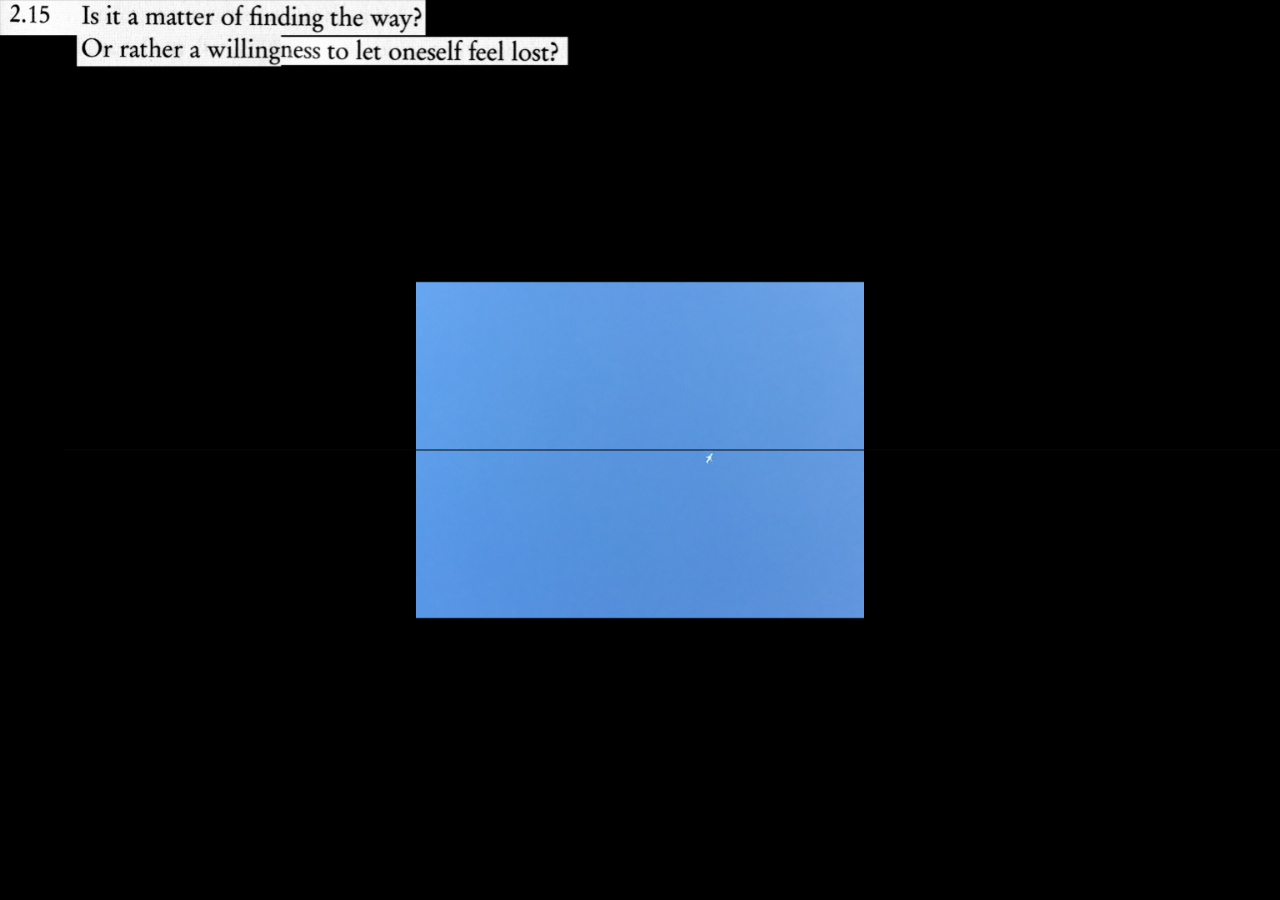
<file: index-flight.html>
<!doctype html>
<html>

<head>
  <title>Is it a matter of finding the way?</title>
  <link rel="stylesheet" href="style.css">
  <link rel="icon" type="image/png" href="favicon.png">
  <meta name="viewport" content="width=device-width, initial-scale=1.0">
  <script type="text/javascript" src="paper-full.min.js"></script>
  <script type="text/paperscript" canvas="canvas-1">
    // Adapted from the following Processing example:
  // http://processing.org/learning/topics/follow3.html

  // The amount of points in the path:
  var points = 40;

  // The distance between the points:
  var length = 50;

  var path = new Path({
  	strokeColor: 'rgb(9, 9, 9)',
  	strokeWidth: 1,
  	strokeCap: 'round'
  });

  var start = view.center / [10, 1];
  for (var i = 0; i < points; i++)
  	path.add(start + new Point(i * length, 0));

  function onMouseMove(event) {
  	path.firstSegment.point = event.point;
  	for (var i = 0; i < points - 1; i++) {
  		var segment = path.segments[i];
  		var nextSegment = segment.next;
  		var vector = segment.point - nextSegment.point;
  		vector.length = length;
  		nextSegment.point = segment.point - vector;
  	}
  	path.smooth({ type: 'continuous' });
  }

  function onMouseDown(event) {
  	path.fullySelected = true;
  	path.strokeColor = 'rgb(255, 0, 0)';
  }

  function onMouseUp(event) {
  	path.fullySelected = false;
  	path.strokeColor = 'rgb(9, 9, 9)';
  }
  </script>
</head>

<body>

  <div class="canvas">
    <canvas id="canvas-1" resize></canvas>
  </div>

  <!-- always there -->
  <div>
    <div class="enter" id="enter2">๑</div>
    <img class="question" src="img/question.png">
  </div>

  <!-- section2 -->
  <div class="flight-bottom"><img class="flight-img" src="img/flight-bottom.jpg"></div>

  <div class="flight-board" id="sky">

    <img class="flight" src="img/sky-2.jpg">
    <img class="flight-1" src="img/sky-3.jpg">

    <a href="index-press-tpe.html"><img class="taipei-bottom" src="img/taipei.png"></a>

    <a href="index-press-ric.html"><img class="ric-bottom" src="img/ric.png"></a>

  </div>

  <!-- section A-->
  <div class="code">
    2019dQpBx39Ut9NobRRTAkbP????2019k04t4GWXabqJSQ60IziY????2019JX8MDO*R8UPe#ACc%VLN????2019rt0MXSQR4ePJ9RBWA1dh????2019rQMJOXX2jEnQx9e6%RYe????2019n2Hq7DScCqb!B1QiKtxA???2019K7rEzy2gMswtG^su%p!K????2019ZZPXA1yTJ2$7rFruMo!m????2019WV9FWFjhiwn7e455hFy4????2019jIfDoIntJySa#l&*9MUs????2019dFqcXVG^!UoJxC1D272&????2019@3@MLO8DFAP#14!k*s2e????2019TCX4tx@LvtH$BO1drM8X????2019G8hwj^CsCbEj#WHRSEjX????20193AdTBj&vKhQ2rB70Z71M????201986$&chEcx@5$$EtDBos@????20193faj5JW4Vk8@pjw*1ON^????20196rFg$GR!yJ03mEHelu*z????2019VQ^ndUXlZPo58MhGFZ$1????2019P#^s4CVZgkyw9rtdhduf????2019Xi1@%U1PYJRyRhXWL4vd????201942WcTz^I!@x#7ugVVPcB????2019j#E64*ied@$zNvlNC$oW????20193bUFFO2T!qsdawxoL4gK????<span class="flower-bottom">✿ photosensitive warning THE FOLLOWING CONTAINS BRIGHT/FLASHING LIGHTS</span>9jqkKtf2BePaYa4EOYtMM????2019ULSCt#bsJx@fOMeXHGIO????2019qTj@VgtVDZ#sPr6qFC83????2019q*!O52SZp!hpfvUnpYVy????2019EADXOjZV0OjT3eGBc8gE????2019JH^4m%*y$fAPpW&qDded????20190sCRNgiYywvifWrb#eLX????2019qyCZ9NiRyDDhtvKfIb5q????2019l7ZsIh4R%OwYfsqT3!B8????2019NLxWXZ3mT&2ywCQFuRdV????2019nh8Q^sa@RpGQPvF&GdDe????2019aNXtUnV*nXddao7UjRE3???2019IR19C5qLyhWPU347m$kx????2019NZpZQ5DnJA^j*nYqrM35????2019cxNUfrW9YD0Lxre!OqZu????2019AKwQ@uzsY5K8zrt8hk9O????2019c6Et@fSdp1mJD7HRmHGc????2019G#dpz*oFx2%o1rHgNCEO????2019c0@$$w%udbHzkW4@QETU????2019dLrYbEWtqWFA3r0^FZCb????20195!c$oEE6EF0SNvXQXWfA????2019uZIN5$OcL@eg8qaip4Vi????2019STf&%xCu^d4MEtmpJyzD????2019T53r!nzxCV7CaoitNeQs????2019d6DHTAjqc8&PDyzaUJWU????20194K@9h5k&3DO5Zxit&xg6????2019qj1yG2w6t$m7Cm%@JCRH????2019No@n0B^Z*R44&g3RL$Qr????2019W!IyX!hUDoWCLfYS^yGv????2019v$2nj!Df9G^AG2hLhYej????2019kye28%!qPU9EizCCox#D????2019wQiZkKt534zzn57esm1u????2019Q1YR%R@L&F@3rBVfyzgZ????2019zzBglDg%$xh8ywc1Tkw3????2019ETtup8@SKh61E$JTUHjd????2019@StBqMMBITIsNukFM867????2019rkNOdO9*qmmw&&78vju6????2019$w&hOyDp%YDGB$zYmi7&????2019S7cvUt@$zRc#UVVC^Bg5????2019uvL8l*OxJ4kTCsfqGu7i????20197Z*kNCJdfqwQ%YM#bTxm????2019EqbQSwSx%X@NuF#oeQSn????2019mxZP6ZAcYfEf*e9Wj1o7????19HXbM7mwlWhMijFOS2BQ#????2019^%uzP*Jh$DDeIs$5rhmE????2019A$I!0Q5py!aoNW8G4pGM????2019Z92CtJZob71KhjK9TeqG????2019pVE1kkO$DZtyvjcS3lcJ????20195wGCgWiIjiULbDQrWveF???019F5XfiHUDk&*bvBqjkUv^????2019%M3XXbNUKCOz#tK!d2Mz????2019iZRmeWMoO$zK0$7D!y!Z????20193jzNVPqPk%YyBogWvhgh????2019CKdFfPgndYOIvE4z&$UI????2019ojm47TR9eDoV3!ltlH2g???2019QGF^V1fnx6w@mfcRoKI0????2019qBnEPLvCfM*U#WXQ1Wq0????2019AVu5PoliRk*eGTB@@ksI????2019EQ!XpMCqpBT0Mext$4j$????2019hn#pvoclxL$GI7paXOZ0????2019yZ4X7E$$wA8fOF84rw9u????2019P3VYB9#XG6wej%BDG8Bx????2019$^LSRu&@j*soxov3m$AR????2019DnGzRUq&SjYpS5GjXm7A????20196yF43lbUHXFN#iVvB$iE????2019uV629GAUWxtT6cB42Q0t????2019B2A!&Dx#qc$Peyz8vuGv????2019gW1I^qBJwl*C9#209rHP????2019XG@3XyBcT#dz4Jsg2C!3????01920oKj&jz!Yo5MKH%h%yk????2019s4x$0Zuqr$od@$kFt4F0????2019ITyL&wq*3YX&y%iH3olL????2019CiICvVy@P$JLbdDPCPyR????2019lTGbt2#LC%Du6KFqSCJl????2019lG6I0Gh$Wl4ZJx%&tvtL????20197mTJ6%9I2ldUZliI44eV????2019wEFLE$iMb2OS$6hZAG7X????2019rTlAL3OLacoxC$j*DvRv????2019EF6NRwz1VZbK6UQ58cr5????2019Abz%eS84&E1r!n76VcF1????2019HFhlb&3QqqtEJM%Vk58x????2019nuHZFaXZShV4ft&cD7%7????20190mN6KnBcOctXMe7fCn&W????20190#0FLJJXY*fTEWeZ9XYG????2019!VL*Apk*CrX5XRNiq3Ds????2019VIoP3Nzqc1VMCXRv!tFK????2019DIGJyRdrEAFO5$$7K4UF????2019OdXF8GwxPIgBnlR*$5Fr????20193SQ6jfv8o9DLcpR&^WX1????2019ih^Y^sMnoipugltR#vIR????2019TsJo*x#qTMZIE8yEn2DE????2019aZxa8$OX9Sd9U&r4OSFn????2019W0PpFSdzoHHWNmQ#nbCx????2019TnbvMW4Oi5o3pKpKUJ@p????2019PpxHxkaU0InF!AmbHOXL????2019&*iP1$CT4W#YAZA5!4O&????20195R9AfF8$93cIiMd$o3pe????2019&uCg!XwCzowHh@IGC%IC????2019E1PV6Dsd^7jMudYLfGmO????2019c22I8!p540lhj$8!QVuV????2019F2&o8Cj^w^sU8Jf&o$V7????2019CHOIzEB6#sdw6Oz8tsL@????2019ItB8jbSKfb8MHdKKFP1%????2019gZ@OmgKMjQE7@&fp11hW????2019ehXtM1^EkNDHen#oVeBk????2019dj0FsoawjCAE0$keUH5V????2019AxJBW!3#C%bwl5WEIVIQ????2019zC!95hhjh2RW664IcUCo????2019WEvLh2hjfLbxLVTXxxV4????2019&VG9Xm25xFvuiHqCJNpt????2019kKENAdXDv7Za2G4CEZ8m????2019Lgl&Q0dmLEDLEZXA@1QN????20199rngJ2iktkXECm7UUSnd????2019&eFdJ!25E3^Mfon4u8pj????2019!30#bzr2NFks3hBOJFo0????2019u9CBrvmwOS7K73rx5NUa???2019CcCqhAPr3pKFQ&6RJFy!????2019WjN!58iv2IRJpHUOD5j#????2019C@tKAG@KMUaA4f8NlR*B????2019vyO2Yqe2pdo2kKPz5Yip????2019yO0%z1Dfh7NNAUySB&og????2019A3R9kn^T1KSrBYAmCOD2???20199YjIAF^JMB^4z3@iKoQ0????2019pB9u#KVx&rPQtSYARAvj????2019nQ#Rp!bGSVRNMN97I$EZ????2019PvpY$Cju7gtPs!PfT7XI????2019MFBgYdzM41L^j1JM$M8u????2019Btp@$#mSftyxr21zNjdY????2019y&M1aB&np@x2EUldomkd????2019@KCNW!6F7M1BV9Q@1Hsl????20199EqcnXealD%FUinzulM&????20196^6Y$mKHvt2GZ7FdAWVF????2019sKPXJRlV1cTy4vfeRi1&????2019angLU52oUmjtng!KusKl???2019y9tBEbO$oiLY0DkiBETD????2019TZv4TcF#truo3JdoTIe3????2019n%lt6jIZi8uIWjV$$%gd????2019UGNrSjbbF0OgoprxonB%????2019rA#AMClW!9*9L##sHn%w????2019jcohnFxDOacg!tK$UudM????2019y8zJRJMuP#6kfBrkxuu@????2019Yc5CyN*mv8!a$K2KKTRP????20192HuS!MH$!mDCIc%Fa@tJ????2019r8WZ3d1LSPBVcezb!&hn????2019HO0CQb0HDKV1s11HX3vY????20197yzI0tNDdLX0pN5T4rtb????2019qvpwsXEGSOfKzER4PkcG????2019cP&I@DguL8hb4IF#d1Xv????20192vJAlRKf57cyR69r*oD$????2019*sIFZy6nTPHe6vm*t*ar????2019E8mq8yqevMwGW%mo*dRE????201993cUyoW9bdZaDa8Y6fwt????20196vuXKpVDXXd&@1oXsgko????2019TL2a0#TxoykM8aLn7L*u????20198$*hOFe6bEM0hk7YvH%O????20198ltHcezNifOnVkxG#L$B????20192#13VDrgjG10CluZPS4f????2019iredOmqtqbUQO#@LrSdG????2019dQpBx39Ut9NobRRTAkbP????2019k04t4GWXabqJSQ60IziY???2019JX8MDO*R8UPe#ACc%VLN????2019rt0MXSQR4ePJ9RBWA1dh????2019rQMJOXX2jEnQx9e6%RYe????2019n2Hq7DScCqb!B1QiKtxA???2019K7rEzy2gMswtG^su%p!K????2019ZZPXA1yTJ2$7rFruMo!m????2019WV9FWFjhiwn7e455hFy4????2019jIfDoIntJySa#l&*9MUs????2019dFqcXVG^!UoJxC1D272&????2019@3@MLO8DFAP#14!k*s2e????2019TCX4tx@LvtH$BO1drM8X????2019G8hwj^CsCbEj#WHRSEjX????20193AdTBj&vKhQ2rB70Z71M????201986$&chEcx@5$$EtDBos@????20193faj5JW4Vk8@pjw*1ON^????20196rFg$GR!yJ03mEHelu*z????2019VQ^ndUXlZPo58MhGFZ$1????2019P#^s4CVZgkyw9rtdhduf????2019Xi1@%U1PYJRyRhXWL4vd????201942WcTz^I!@x#7ugVVPcB????2019j#E64*ied@$zNvlNC$oW????20193bUFFO2T!qsdawxoL4gK????9jqkKtf2BePaYa4EOYtMM????2019ULSCt#bsJx@fOMeXHGIO????2019qTj@VgtVDZ#sPr6qFC83????2019q*!O52SZp!hpfvUnpYVy????2019EADXOjZV0OjT3eGBc8gE????2019JH^4m%*y$fAPpW&qDded????20190sCRNgiYywvifWrb#eLX????2019qyCZ9NiRyDDhtvKfIb5q????2019l7ZsIh4R%OwYfsqT3!B8????2019NLxWXZ3mT&2ywCQFuRdV????2019nh8Q^sa@RpGQPvF&GdDe????2019aNXtUnV*nXddao7UjRE3???2019IR19C5qLyhWPU347m$kx????2019NZpZQ5DnJA^j*nYqrM35????2019cxNUfrW9YD0Lxre!OqZu????2019AKwQ@uzsY5K8zrt8hk9O????2019c6Et@fSdp1mJD7HRmHGc????2019G#dpz*oFx2%o1rHgNCEO????2019c0@$$w%udbHzkW4@QETU????2019dLrYbEWtqWFA3r0^FZCb????20195!c$oEE6EF0SNvXQXWfA????2019uZIN5$OcL@eg8qaip4Vi????2019STf&%xCu^d4MEtmpJyzD????2019T53r!nzxCV7CaoitNeQs????2019d6DHTAjqc8&PDyzaUJWU????20194K@9h5k&3DO5Zxit&xg6????2019qj1yG2w6t$m7Cm%@JCRH????2019No@n0B^Z*R44&g3RL$Qr????2019W!IyX!hUDoWCLfYS^yGv????2019v$2nj!Df9G^AG2hLhYej????2019kye28%!qPU9EizCCox#D????2019wQiZkKt534zzn57esm1u????2019Q1YR%R@L&F@3rBVfyzgZ????2019zzBglDg%$xh8ywc1Tkw3????2019ETtup8@SKh61E$JTUHjd????2019@StBqMMBITIsNukFM867????2019rkNOdO9*qmmw&&78vju6????2019$w&hOyDp%YDGB$zYmi7&????2019S7cvUt@$zRc#UVVC^Bg5????2019uvL8l*OxJ4kTCsfqGu7i????20197Z*kNCJdfqwQ%YM#bTxm????2019EqbQSwSx%X@NuF#oeQSn????2019mxZP6ZAcYfEf*e9Wj1o7????19HXbM7mwlWhMijFOS2BQ#????2019^%uzP*Jh$DDeIs$5rhmE????2019A$I!0Q5py!aoNW8G4pGM????2019Z92CtJZob71KhjK9TeqG????2019pVE1kkO$DZtyvjcS3lcJ????20195wGCgWiIjiULbDQrWveF???019F5XfiHUDk&*bvBqjkUv^????2019%M3XXbNUKCOz#tK!d2Mz????2019iZRmeWMoO$zK0$7D!y!Z????20193jzNVPqPk%YyBogWvhgh????2019CKdFfPgndYOIvE4z&$UI????2019ojm47TR9eDoV3!ltlH2g???2019QGF^V1fnx6w@mfcRoKI0????2019qBnEPLvCfM*U#WXQ1Wq0????2019AVu5PoliRk*eGTB@@ksI????2019EQ!XpMCqpBT0Mext$4j$????2019hn#pvoclxL$GI7paXOZ0????2019yZ4X7E$$wA8fOF84rw9u????2019P3VYB9#XG6wej%BDG8Bx????2019$^LSRu&@j*soxov3m$AR????2019DnGzRUq&SjYpS5GjXm7A????20196yF43lbUHXFN#iVvB$iE????2019uV629GAUWxtT6cB42Q0t????2019B2A!&Dx#qc$Peyz8vuGv????2019gW1I^qBJwl*C9#209rHP????2019XG@3XyBcT#dz4Jsg2C!3????01920oKj&jz!Yo5MKH%h%yk????2019s4x$0Zuqr$od@$kFt4F0????2019ITyL&wq*3YX&y%iH3olL????2019CiICvVy@P$JLbdDPCPyR????2019lTGbt2#LC%Du6KFqSCJl????2019lG6I0Gh$Wl4ZJx%&tvtL????20197mTJ6%9I2ldUZliI44eV????2019wEFLE$iMb2OS$6hZAG7X????2019rTlAL3OLacoxC$j*DvRv????2019EF6NRwz1VZbK6UQ58cr5????2019Abz%eS84&E1r!n76VcF1????2019HFhlb&3QqqtEJM%Vk58x????2019nuHZFaXZShV4ft&cD7%7????20190mN6KnBcOctXMe7fCn&W????20190#0FLJJXY*fTEWeZ9XYG????2019!VL*Apk*CrX5XRNiq3Ds????2019VIoP3Nzqc1VMCXRv!tFK????2019DIGJyRdrEAFO5$$7K4UF????2019OdXF8GwxPIgBnlR*$5Fr????20193SQ6jfv8o9DLcpR&^WX1????2019ih^Y^sMnoipugltR#vIR????2019TsJo*x#qTMZIE8yEn2DE????2019aZxa8$OX9Sd9U&r4OSFn????2019W0PpFSdzoHHWNmQ#nbCx????2019TnbvMW4Oi5o3pKpKUJ@p????2019PpxHxkaU0InF!AmbHOXL????2019&*iP1$CT4W#YAZA5!4O&????20195R9AfF8$93cIiMd$o3pe????2019&uCg!XwCzowHh@IGC%IC????2019E1PV6Dsd^7jMudYLfGmO????2019c22I8!p540lhj$8!QVuV????2019F2&o8Cj^w^sU8Jf&o$V7????2019CHOIzEB6#sdw6Oz8tsL@????2019ItB8jbSKfb8MHdKKFP1%????2019gZ@OmgKMjQE7@&fp11hW????2019ehXtM1^EkNDHen#oVeBk????2019dj0FsoawjCAE0$keUH5V????2019AxJBW!3#C%bwl5WEIVIQ????2019zC!95hhjh2RW664IcUCo????2019WEvLh2hjfLbxLVTXxxV4????2019&VG9Xm25xFvuiHqCJNpt????2019kKENAdXDv7Za2G4CEZ8m????2019Lgl&Q0dmLEDLEZXA@1QN????20199rngJ2iktkXECm7UUSnd????2019&eFdJ!25E3^Mfon4u8pj????2019!30#bzr2NFks3hBOJFo0????2019u9CBrvmwOS7K73rx5NUa???2019CcCqhAPr3pKFQ&6RJFy!????2019WjN!58iv2IRJpHUOD5j#????2019C@tKAG@KMUaA4f8NlR*B????2019vyO2Yqe2pdo2kKPz5Yip????2019yO0%z1Dfh7NNAUySB&og????2019A3R9kn^T1KSrBYAmCOD2???20199YjIAF^JMB^4z3@iKoQ0????2019pB9u#KVx&rPQtSYARAvj????2019nQ#Rp!bGSVRNMN97I$EZ????2019PvpY$Cju7gtPs!PfT7XI????2019MFBgYdzM41L^j1JM$M8u????2019Btp@$#mSftyxr21zNjdY????2019y&M1aB&np@x2EUldomkd????2019@KCNW!6F7M1BV9Q@1Hsl????20199EqcnXealD%FUinzulM&????20196^6Y$mKHvt2GZ7FdAWVF????2019sKPXJRlV1cTy4vfeRi1&????2019angLU52oUmjtng!KusKl???2019y9tBEbO$oiLY0DkiBETD????2019TZv4TcF#truo3JdoTIe3????2019n%lt6jIZi8uIWjV$$%gd????2019UGNrSjbbF0OgoprxonB%????2019rA#AMClW!9*9L##sHn%w????2019jcohnFxDOacg!tK$UudM????2019y8zJRJMuP#6kfBrkxuu@????2019Yc5CyN*mv8!a$K2KKTRP????20192HuS!MH$!mDCIc%Fa@tJ????2019r8WZ3d1LSPBVcezb!&hn????2019HO0CQb0HDKV1s11HX3vY????20197yzI0tNDdLX0pN5T4rtb????2019qvpwsXEGSOfKzER4PkcG????2019cP&I@DguL8hb4IF#d1Xv????20192vJAlRKf57cyR69r*oD$????2019*sIFZy6nTPHe6vm*t*ar????2019E8mq8yqevMwGW%mo*dRE????201993cUyoW9bdZaDa8Y6fwt????20196vuXKpVDXXd&@1oXsgko????2019TL2a0#TxoykM8aLn7L*u????20198$*hOFe6bEM0hk7YvH%O????20198ltHcezNifOnVkxG#L$B????20192#13VDrgjG10CluZPS4f????2019iredOmqtqbUQO#@LrSdG????2019PpxHxkaU0InF!AmbHOXL????2019&*iP1$CT4W#YAZA5!4O&????20195R9AfF8$93cIiMd$o3pe????2019&uCg!XwCzowHh@IGC%IC????2019E1PV6Dsd^7jMudYLfGmO????2019c22I8!p540lhj$8!QVuV????2019F2&o8Cj^w^sU8Jf&o$V7????2019CHOIzEB6#sdw6Oz8tsL@????2019ItB8jbSKfb8MHdKKFP1%????2019gZ@OmgKMjQE7@&fp11hW????2019ehXtM1^EkNDHen#oVeBk????2019dj0FsoawjCAE0$keUH5V????2019AxJBW!3#C%bwl5WEIVIQ????2019zC!95hhjh2RW664IcUCo????2019WEvLh2hjfLbxLVTXxxV4????2019&VG9Xm25xFvuiHqCJNpt????2019kKENAdXDv7Za2G4CEZ8m????2019Lgl&Q0dmLEDLEZXA@1QN????20199rngJ2iktkXECm7UUSnd????2019&eFdJ!25E3^Mfon4u8pj????2019!30#bzr2NFks3hBOJFo0????2019u9CBrvmwOS7K73rx5NUa???2019CcCqhAPr3pKFQ&6RJFy!????2019WjN!58iv2IRJpHUOD5j#????2019C@tKAG@KMUaA4f8NlR*B????2019vyO2Yqe2pdo2kKPz5Yip????2019yO0%z1Dfh7NNAUySB&og????2019A3R9kn^T1KSrBYAmCOD2???20199YjIAF^JMB^4z3@iKoQ0????2019pB9u#KVx&rPQtSYARAvj????2019nQ#Rp!bGSVRNMN97I$EZ????2019PvpY$Cju7gtPs!PfT7XI????2019MFBgYdzM41L^j1JM$M8u????2019Btp@$#mSftyxr21zNjdY????2019y&M1aB&np@x2EUldomkd????2019@KCNW!6F7M1BV9Q@1Hsl????20199EqcnXealD%FUinzulM&????20196^6Y$mKHvt2GZ7FdAWVF????2019sKPXJRlV1cTy4vfeRi1&????2019angLU52oUmjtng!KusKl???2019dQpBx39Ut9NobRRTAkbP????2019k04t4GWXabqJSQ60IziY???2019JX8MDO*R8UPe#ACc%VLN????2019rt0MXSQR4ePJ9RBWA1dh????2019rQMJOXX2jEnQx9e6%RYe????2019n2Hq7DScCqb!B1QiKtxA???2019K7rEzy2gMswtG^su%p!K????2019ZZPXA1yTJ2$7rFruMo!m????2019WV9FWFjhiwn7e455hFy4????2019jIfDoIntJySa#l&*9MUs????2019dFqcXVG^!UoJxC1D272&????2019@3@MLO8DFAP#14!k*s2e????2019TCX4tx@LvtH$BO1drM8X????2019G8hwj^CsCbEj#WHRSEjX????20193AdTBj&vKhQ2rB70Z71M????201986$&chEcx@5$$EtDBos@????20193faj5JW4Vk8@pjw*1ON^????20196rFg$GR!yJ03mEHelu*z????2019VQ^ndUXlZPo58MhGFZ$1????2019P#^s4CVZgkyw9rtdhduf????2019Xi1@%U1PYJRyRhXWL4vd????201942WcTz^I!@x#7ugVVPcB????2019j#E64*ied@$zNvlNC$oW????20193bUFFO2T!qsdawxoL4gK????9jqkKtf2BePaYa4EOYtMM????2019ULSCt#bsJx@fOMeXHGIO????2019qTj@VgtVDZ#sPr6qFC83????2019q*!O52SZp!hpfvUnpYVy????2019EADXOjZV0OjT3eGBc8gE????2019JH^4m%*y$fAPpW&qDded????20190sCRNgiYywvifWrb#eLX????2019qyCZ9NiRyDDhtvKfIb5q????2019l7ZsIh4R%OwYfsqT3!B8????2019NLxWXZ3mT&2ywCQFuRdV????2019nh8Q^sa@RpGQPvF&GdDe????2019aNXtUnV*nXddao7UjRE3???2019IR19C5qLyhWPU347m$kx????2019NZpZQ5DnJA^j*nYqrM35????2019cxNUfrW9YD0Lxre!OqZu????2019AKwQ@uzsY5K8zrt8hk9O????2019c6Et@fSdp1mJD7HRmHGc????2019G#dpz*oFx2%o1rHgNCEO????2019c0@$$w%udbHzkW4@QETU????2019dLrYbEWtqWFA3r0^FZCb????20195!c$oEE6EF0SNvXQXWfA????2019uZIN5$OcL@eg8qaip4Vi????2019STf&%xCu^d4MEtmpJyzD????2019T53r!nzxCV7CaoitNeQs????2019d6DHTAjqc8&PDyzaUJWU????20194K@9h5k&3DO5Zxit&xg6????2019qj1yG2w6t$m7Cm%@JCRH????2019No@n0B^Z*R44&g3RL$Qr????2019W!IyX!hUDoWCLfYS^yGv????2019v$2nj!Df9G^AG2hLhYej????2019kye28%!qPU9EizCCox#D????2019wQiZkKt534zzn57esm1u????2019Q1YR%R@L&F@3rBVfyzgZ????2019zzBglDg%$xh8ywc1Tkw3????2019ETtup8@SKh61E$JTUHjd????2019@StBqMMBITIsNukFM867????2019rkNOdO9*qmmw&&78vju6????2019$w&hOyDp%YDGB$zYmi7&????2019S7cvUt@$zRc#UVVC^Bg5????2019uvL8l*OxJ4kTCsfqGu7i????20197Z*kNCJdfqwQ%YM#bTxm????2019EqbQSwSx%X@NuF#oeQSn????2019mxZP6ZAcYfEf*e9Wj1o7????19HXbM7mwlWhMijFOS2BQ#????2019^%uzP*Jh$DDeIs$5rhmE????2019A$I!0Q5py!aoNW8G4pGM????2019Z92CtJZob71KhjK9TeqG????2019pVE1kkO$DZtyvjcS3lcJ????20195wGCgWiIjiULbDQrWveF???019F5XfiHUDk&*bvBqjkUv^????2019%M3XXbNUKCOz#tK!d2Mz????2019iZRmeWMoO$zK0$7D!y!Z????20193jzNVPqPk%YyBogWvhgh????2019CKdFfPgndYOIvE4z&$UI????2019ojm47TR9eDoV3!ltlH2g???2019QGF^V1fnx6w@mfcRoKI0????2019qBnEPLvCfM*U#WXQ1Wq0????20199YjIAF^JMB^4z3@iKoQ0????2019pB9u#KVx&rPQtSYARAvj????2019nQ#Rp!bGSVRNMN97I$EZ????2019PvpY$Cju7gtPs!PfT7XI????2019MFBgYdzM41L^j1JM$M8u????2019Btp@$#mSftyxr21zNjdY????2019y&M1aB&np@x2EUldomkd????2019@KCNW!6F7M1BV9Q@1Hsl????20199EqcnXealD%FUinzulM&????20196^6Y$mKHvt2GZ7FdAWVF????2019sKPXJRlV1cTy4vfeRi1&????2019angLU52oUmjtng!KusKl???2019y9tBEbO$oiLY0DkiBETD????2019TZv4TcF#truo3JdoTIe3????2019n%lt6jIZi8uIWjV$$%gd????2019UGNrSjbbF0OgoprxonB%????2019rA#AMClW!9*9L##sHn%w????2019jcohnFxDOacg!tK$UudM????2019y8zJRJMuP#6kfBrkxuu@????2019Yc5CyN*mv8!a$K2KKTRP????20192HuS!MH$!mDCIc%Fa@tJ????2019&*iP1$CT4W#YAZA5!4O&????20195R9AfF8$93cIiMd$o3pe????2019&uCg!XwCzowHh@IGC%IC????2019E1PV6Dsd^7jMudYLfGmO????2019c22I8!p540lhj$8!QVuV????2019F2&o8Cj^w^sU8Jf&o$V7????2019CHOIzEB6#sdw6Oz8tsL@????2019ItB8jbSKfb8MHdKKFP1%????2019gZ@OmgKMjQE7@&fp11hW????2019ehXtM1^EkNDHen#oVeBk????2019dj0FsoawjCAE0$keUH5V????2019AxJBW!3#C%bwl5WEIVIQ????2019zC!95hhjh2RW664IcUCo????2019WEvLh2hjfLbxLVTXxxV4????2019&VG9Xm25xFvuiHqCJNpt????2019kKENAdXDv7Za2G4CEZ8m????2019Lgl&Q0dmLEDLEZXA@1QN????20199rngJ2iktkXECm7UUSnd????2019&eFdJ!25E3^Mfon4u8pj????2019!30#bzr2NFks3hBOJFo0????2019u9CBrvmwOS7K73rx5NUa???2019CcCqhAPr3pKFQ&6RJFy!????2019WjN!58iv2IRJpHUOD5j#????2019C@tKAG@KMUaA4f8NlR*B????2019vyO2Yqe2pdo2kKPz5Yip????2019yO0%z1Dfh7NNAUySB&og????2019A3R9kn^T1KSrBYAmCOD2???20199YjIAF^JMB^4z3@iKoQ0????2019pB9u#KVx&rPQtSYARAvj????2019nQ#Rp!bGSVRNMN97I$EZ????2019PvpY$Cju7gtPs!PfT7XI????2019MFBgYdzM41L^j1JM$M8u????2019Btp@$#mSftyxr21zNjdY????2019y&M1aB&np@x2EUldomkd????2019@KCNW!6F7M1BV9Q@1Hsl????20199EqcnXealD%FUinzulM&????2019cxNUfrW9YD0Lxre!OqZu????2019AKwQ@uzsY5K8zrt8hk9O????2019c6Et@fSdp1mJD7HRmHGc????2019G#dpz*oFx2%o1rHgNCEO????2019c0@$$w%udbHzkW4@QETU????2019dLrYbEWtqWFA3r0^FZCb????20195!c$oEE6EF0SNvXQXWfA????2019uZIN5$OcL@eg8qaip4Vi????2019STf&%xCu^d4MEtmpJyzD????2019T53r!nzxCV7CaoitNeQs????2019d6DHTAjqc8&PDyzaUJWU????20194K@9h5k&3DO5Zxit&xg6????2019qj1yG2w6t$m7Cm%@JCRH????2019No@n0B^Z*R44&g3RL$Qr????2019W!IyX!hUDoWCLfYS^yGv????2019v$2nj!Df9G^AG2hLhYej????2019kye28%!qPU9EizCCox#D????2019wQiZkKt534zzn57esm1u????2019Q1YR%R@L&F@3rBVfyzgZ????2019zzBglDg%$xh8ywc1Tkw3????2019ETtup8@SKh61E$JTUHjd????2019@StBqMMBITIsNukFM867????2019rkNOdO9*qmmw&&78vju6????2019$w&hOyDp%YDGB$zYmi7&????2019S7cvUt@$zRc#UVVC^Bg5????2019uvL8l*OxJ4kTCsfqGu7i????20197Z*kNCJdfqwQ%YM#bTxm????2019EqbQSwSx%X@NuF#oeQSn????2019mxZP6ZAcYfEf*e9Wj1o7????19HXbM7mwlWhMijFOS2BQ#????2019^%uzP*Jh$DDeIs$5rhmE????2019A$I!0Q5py!aoNW8G4pGM????2019Z92CtJZob71KhjK9TeqG????2019pVE1kkO$DZtyvjcS3lcJ????20195wGCgWiIjiULbDQrWveF???019F5XfiHUDk&*bvBqjkUv^????2019%M3XXbNUKCOz#tK!d2Mz????2019iZRmeWMoO$zK0$7D!y!Z????20193jzNVPqPk%YyBogWvhgh????2019CKdFfPgndYOIvE4z&$UI????2019ojm47TR9eDoV3!ltlH2g???2019QGF^V1fnx6w@mfcRoKI0????2019qBnEPLvCfM*U#WXQ1Wq0????20199YjIAF^JMB^4z3@iKoQ0????2019pB9u#KVx&rPQtSYARAvj????2019nQ#Rp!bGSVRNMN97I$EZ????2019PvpY$Cju7gtPs!PfT7XI????2019MFBgYdzM41L^j1JM$M8u????2019Btp@$#mSftyxr21zNjdY????2019y&M1aB&np@x2EUldomkd????2019@KCNW!6F7M1BV9Q@1Hsl????20199EqcnXealD%FUinzulM&????20196^6Y$mKHvt2GZ7FdAWVF????2019sKPXJRlV1cTy4vfeRi1&????2019angLU52oUmjtng!KusKl???2019y9tBEbO$oiLY0DkiBETD????2019TZv4TcF#truo3JdoTIe3????2019n%lt6jIZi8uIWjV$$%gd????2019UGNrSjbbF0OgoprxonB%????2019rA#AMClW!9*9L##sHn%w????2019jcohnFxDOacg!tK$UudM????2019y8zJRJMuP#6kfBrkxuu@????2019Yc5CyN*mv8!a$K2KKTRP????20192HuS!MH$!mDCIc%Fa@tJ????2019&*iP1$CT4W#YAZA5!4O&????20195R9AfF8$93cIiMd$o3pe????2019&uCg!XwCzowHh@IGC%IC????2019E1PV6Dsd^7jMudYLfGmO????2019c22I8!p540lhj$8!QVuV????2019F2&o8Cj^w^sU8Jf&o$V7????2019CHOIzEB6#sdw6Oz8tsL@????2019ItB8jbSKfb8MHdKKFP1%????2019gZ@OmgKMjQE7@&fp11hW????2019ehXtM1^EkNDHen#oVeBk????2019dj0FsoawjCAE0$keUH5V????2019AxJBW!3#C%bwl5WEIVIQ????2019zC!95hhjh2RW664IcUCo????2019WEvLh2hjfLbxLVTXxxV4????2019&VG9Xm25xFvuiHqCJNpt????2019kKENAdXDv7Za2G4CEZ8m????2019Lgl&Q0dmLEDLEZXA@1QN????20199rngJ2iktkXECm7UUSnd????2019&eFdJ!25E3^Mfon4u8pj????2019!30#bzr2NFks3hBOJFo0????2019u9CBrvmwOS7K73rx5NUa???2019CcCqhAPr3pKFQ&6RJFy!????2019WjN!58iv2IRJpHUOD5j#????2019C@tKAG@KMUaA4f8NlR*B????2019vyO2Yqe2pdo2kKPz5Yip????2019yO0%z1Dfh7NNAUySB&og????2019A3R9kn^T1KSrBYAmCOD2???20199YjIAF^JMB^4z3@iKoQ0????2019pB9u#KVx&rPQtSYARAvj????2019nQ#Rp!bGSVRNMN97I$EZ????2019PvpY$Cju7gtPs!PfT7XI????2019MFBgYdzM41L^j1JM$M8u????2019Btp@$#mSftyxr21zNjdY????2019y&M1aB&np@x2EUldomkd????2019@KCNW!6F7M1BV9Q@1Hsl????20199EqcnXealD%FUinzulM&????
  </div>

  <!-- section Ric-2 -->
  <div class="flicker-bottom"></div>
  <div class="flicker"></div>

  <!-- section Ric-3 -->
  <div class="line" id="line-bottom"> </div>

  <div class="lines">
    <div class="lines-1">
      <div class="line"> </div>
      <div class="line"> </div>
      <div class="line"> </div>
      <div class="line"> </div>
      <div class="line"> </div>
      <div class="line"> </div>
      <div class="line"> </div>
      <div class="line"> </div>
      <div class="line"> </div>
      <div class="line"> </div>
      <div class="line"> </div>
      <div class="line"> </div>
      <div class="line"> </div>
      <div class="line"> </div>
      <div class="line"> </div>
      <div class="line"> </div>
      <div class="line"> </div>
      <div class="line"> </div>
      <div class="line"> </div>
      <div class="line"> </div>
      <div class="line"> </div>
      <div class="line"> </div>
      <div class="line"> </div>
      <div class="line"> </div>
      <div class="line"> </div>
      <div class="line"> </div>
      <div class="line"> </div>
      <div class="line"> </div>
      <div class="line"> </div>
      <div class="line"> </div>
      <div class="line"> </div>
      <div class="line"> </div>
      <div class="line"> </div>
      <div class="line"> </div>
      <div class="line"> </div>
      <div class="line"> </div>
      <div class="line"> </div>
      <div class="line"> </div>
      <div class="line"> </div>
      <div class="line"> </div>
      <div class="line"> </div>
      <div class="line"> </div>
      <div class="line"> </div>
      <div class="line"> </div>
      <div class="line"> </div>
      <div class="line"> </div>
      <div class="line"> </div>
      <div class="line"> </div>
      <div class="line"> </div>
      <div class="line"> </div>
      <div class="line"> </div>
      <div class="line"> </div>
      <div class="line"> </div>
      <div class="line"> </div>
      <div class="line"> </div>
      <div class="line"> </div>
      <div class="line"> </div>
      <div class="line"> </div>
      <div class="line"> </div>
      <div class="line"> </div>
      <div class="line"> </div>
      <div class="line"> </div>
      <div class="line"> </div>
      <div class="line"> </div>
      <div class="line"> </div>
      <div class="line"> </div>
      <div class="line"> </div>
      <div class="line"> </div>
      <div class="line"> </div>
      <div class="line"> </div>
      <div class="line"> </div>
      <div class="line"> </div>
      <div class="line"> </div>
      <div class="line"> </div>
      <div class="line"> </div>
      <div class="line"> </div>
      <div class="line"> </div>
      <div class="line"> </div>
      <div class="line"> </div>
      <div class="line"> </div>
      <div class="line"> </div>
      <div class="line"> </div>
      <div class="line"> </div>
      <div class="line"> </div>
      <div class="line"> </div>
      <div class="line"> </div>
      <div class="line"> </div>
      <div class="line"> </div>
      <div class="line"> </div>
      <div class="line"> </div>
      <div class="line"> </div>
      <div class="line"> </div>
      <div class="line"> </div>
      <div class="line"> </div>
      <div class="line"> </div>
      <div class="line"> </div>
      <div class="line"> </div>
      <div class="line"> </div>
      <div class="line"> </div>
      <div class="line"> </div>
      <div class="line"> </div>
      <div class="line"> </div>
      <div class="line"> </div>
      <div class="line"> </div>
      <div class="line"> </div>
      <div class="line"> </div>
      <div class="line"> </div>
      <div class="line"> </div>
      <div class="line"> </div>
      <div class="line"> </div>
      <div class="line"> </div>
      <div class="line"> </div>
      <div class="line"> </div>
      <div class="line"> </div>
      <div class="line"> </div>
      <div class="line"> </div>
      <div class="line"> </div>
      <div class="line"> </div>
      <div class="line"> </div>
      <div class="line"> </div>
      <div class="line"> </div>
      <div class="line"> </div>
      <div class="line"> </div>
      <div class="line"> </div>
      <div class="line"> </div>
      <div class="line"> </div>
      <div class="line"> </div>
      <div class="line"> </div>
      <div class="line"> </div>
      <div class="line"> </div>
      <div class="line"> </div>
      <div class="line"> </div>
      <div class="line"> </div>
      <div class="line"> </div>
      <div class="line"> </div>
      <div class="line"> </div>
      <div class="line"> </div>
      <div class="line"> </div>
      <div class="line"> </div>
      <div class="line"> </div>
      <div class="line"> </div>
      <div class="line"> </div>
      <div class="line"> </div>
      <div class="line"> </div>
      <div class="line"> </div>
      <div class="line"> </div>
      <div class="line"> </div>
      <div class="line"> </div>
      <div class="line"> </div>
      <div class="line"> </div>
      <div class="line"> </div>
      <div class="line"> </div>
      <div class="line"> </div>
      <div class="line"> </div>
      <div class="line"> </div>
      <div class="line"> </div>
      <div class="line"> </div>
      <div class="line"> </div>
      <div class="line"> </div>
      <div class="line"> </div>
      <div class="line"> </div>
      <div class="line"> </div>
      <div class="line"> </div>
      <div class="line"> </div>
      <div class="line"> </div>
      <div class="line"> </div>
      <div class="line"> </div>
      <div class="line"> </div>
      <div class="line"> </div>
      <div class="line"> </div>
      <div class="line"> </div>
      <div class="line"> </div>
      <div class="line"> </div>
      <div class="line"> </div>
      <div class="line"> </div>
      <div class="line"> </div>
      <div class="line"> </div>
      <div class="line"> </div>
      <div class="line"> </div>
      <div class="line"> </div>
      <div class="line"> </div>
      <div class="line"> </div>
      <div class="line"> </div>
      <div class="line"> </div>
      <div class="line"> </div>
      <div class="line"> </div>
      <div class="line"> </div>
      <div class="line"> </div>
      <div class="line"> </div>
      <div class="line"> </div>
      <div class="line"> </div>
      <div class="line"> </div>
      <div class="line"> </div>
      <div class="line"> </div>
      <div class="line"> </div>
      <div class="line"> </div>
      <div class="line"> </div>
      <div class="line"> </div>
      <div class="line"> </div>
      <div class="line"> </div>
      <div class="line"> </div>
      <div class="line"> </div>
      <div class="line"> </div>
      <div class="line"> </div>
      <div class="line"> </div>
      <div class="line"> </div>
      <div class="line"> </div>
      <div class="line"> </div>
      <div class="line"> </div>
      <div class="line"> </div>
      <div class="line"> </div>
      <div class="line"> </div>
      <div class="line"> </div>
      <div class="line"> </div>
      <div class="line"> </div>
      <div class="line"> </div>
      <div class="line"> </div>
      <div class="line"> </div>
      <div class="line"> </div>
      <div class="line"> </div>
      <div class="line"> </div>
      <div class="line"> </div>
      <div class="line"> </div>
      <div class="line"> </div>
      <div class="line"> </div>
      <div class="line"> </div>
      <div class="line"> </div>
      <div class="line"> </div>
      <div class="line"> </div>
      <div class="line"> </div>
      <div class="line"> </div>
      <div class="line"> </div>
      <div class="line"> </div>
      <div class="line"> </div>
      <div class="line"> </div>
      <div class="line"> </div>
      <div class="line"> </div>
      <div class="line"> </div>
      <div class="line"> </div>
      <div class="line"> </div>
      <div class="line"> </div>
      <div class="line"> </div>
      <div class="line"> </div>
      <div class="line"> </div>
      <div class="line"> </div>
      <div class="line"> </div>
      <div class="line"> </div>
      <div class="line"> </div>
      <div class="line"> </div>
      <div class="line"> </div>
      <div class="line"> </div>
      <div class="line"> </div>
      <div class="line"> </div>
      <div class="line"> </div>
      <div class="line"> </div>
      <div class="line"> </div>
      <div class="line"> </div>
      <div class="line"> </div>
      <div class="line"> </div>
      <div class="line"> </div>
      <div class="line"> </div>
      <div class="line"> </div>
      <div class="line"> </div>
      <div class="line"> </div>
      <div class="line"> </div>
      <div class="line"> </div>
      <div class="line"> </div>
      <div class="line"> </div>
      <div class="line"> </div>
      <div class="line"> </div>
      <div class="line"> </div>
      <div class="line"> </div>
      <div class="line"> </div>
      <div class="line"> </div>
      <div class="line"> </div>
      <div class="line"> </div>
      <div class="line"> </div>
      <div class="line"> </div>
      <div class="line"> </div>
      <div class="line"> </div>
      <div class="line"> </div>
      <div class="line"> </div>
      <div class="line"> </div>
      <div class="line"> </div>
      <div class="line"> </div>
      <div class="line"> </div>
      <div class="line"> </div>
      <div class="line"> </div>
      <div class="line"> </div>
      <div class="line"> </div>
      <div class="line"> </div>
      <div class="line"> </div>
      <div class="line"> </div>
      <div class="line"> </div>
      <div class="line"> </div>
      <div class="line"> </div>
      <div class="line"> </div>
      <div class="line"> </div>
      <div class="line"> </div>
      <div class="line"> </div>
      <div class="line"> </div>
      <div class="line"> </div>
      <div class="line"> </div>
      <div class="line"> </div>
      <div class="line"> </div>
      <div class="line"> </div>
      <div class="line"> </div>
      <div class="line"> </div>
      <div class="line"> </div>
      <div class="line"> </div>
      <div class="line"> </div>
      <div class="line"> </div>
      <div class="line"> </div>
      <div class="line"> </div>
      <div class="line"> </div>
      <div class="line"> </div>
      <div class="line"> </div>
      <div class="line"> </div>
      <div class="line"> </div>
      <div class="line"> </div>
      <div class="line"> </div>
      <div class="line"> </div>
      <div class="line"> </div>
      <div class="line"> </div>
      <div class="line"> </div>
      <div class="line"> </div>
      <div class="line"> </div>
      <div class="line"> </div>
      <div class="line"> </div>
      <div class="line"> </div>
      <div class="line"> </div>
      <div class="line"> </div>
      <div class="line"> </div>
      <div class="line"> </div>
      <div class="line"> </div>
      <div class="line"> </div>
      <div class="line"> </div>
      <div class="line"> </div>
      <div class="line"> </div>
      <div class="line"> </div>
      <div class="line"> </div>
      <div class="line"> </div>
      <div class="line"> </div>
      <div class="line"> </div>
      <div class="line"> </div>
      <div class="line"> </div>
      <div class="line"> </div>
      <div class="line"> </div>
      <div class="line"> </div>
      <div class="line"> </div>
      <div class="line"> </div>
      <div class="line"> </div>
      <div class="line"> </div>
      <div class="line"> </div>
      <div class="line"> </div>
      <div class="line"> </div>
      <div class="line"> </div>
      <div class="line"> </div>
      <div class="line"> </div>
      <div class="line"> </div>
      <div class="line"> </div>
      <div class="line"> </div>
      <div class="line"> </div>
      <div class="line"> </div>
      <div class="line"> </div>
      <div class="line"> </div>
      <div class="line"> </div>
      <div class="line"> </div>
      <div class="line"> </div>
      <div class="line"> </div>
      <div class="line"> </div>
      <div class="line"> </div>
      <div class="line"> </div>
      <div class="line"> </div>
      <div class="line"> </div>
      <div class="line"> </div>
      <div class="line"> </div>
      <div class="line"> </div>
      <div class="line"> </div>
      <div class="line"> </div>
      <div class="line"> </div>
      <div class="line"> </div>
      <div class="line"> </div>
      <div class="line"> </div>
      <div class="line"> </div>
      <div class="line"> </div>
      <div class="line"> </div>
      <div class="line"> </div>
      <div class="line"> </div>
      <div class="line"> </div>
      <div class="line"> </div>
      <div class="line"> </div>
      <div class="line"> </div>
      <div class="line"> </div>
      <div class="line"> </div>
      <div class="line"> </div>
      <div class="line"> </div>
      <div class="line"> </div>
      <div class="line"> </div>
      <div class="line"> </div>
      <div class="line"> </div>
      <div class="line"> </div>
      <div class="line"> </div>
      <div class="line"> </div>
      <div class="line"> </div>
      <div class="line"> </div>
      <div class="line"> </div>
      <div class="line"> </div>
      <div class="line"> </div>
      <div class="line"> </div>
      <div class="line"> </div>
      <div class="line"> </div>
      <div class="line"> </div>
      <div class="line"> </div>
      <div class="line"> </div>
      <div class="line"> </div>
      <div class="line"> </div>
      <div class="line"> </div>
      <div class="line"> </div>
      <div class="line"> </div>
      <div class="line"> </div>
      <div class="line"> </div>
      <div class="line"> </div>
      <div class="line"> </div>
      <div class="line"> </div>
      <div class="line"> </div>
      <div class="line"> </div>
      <div class="line"> </div>
      <div class="line"> </div>
      <div class="line"> </div>
      <div class="line"> </div>
      <div class="line"> </div>
      <div class="line"> </div>
      <div class="line"> </div>
      <div class="line"> </div>
      <div class="line"> </div>
      <div class="line"> </div>
      <div class="line"> </div>
      <div class="line"> </div>
      <div class="line"> </div>
      <div class="line"> </div>
      <div class="line"> </div>
      <div class="line"> </div>
      <div class="line"> </div>
      <div class="line"> </div>
      <div class="line"> </div>
      <div class="line"> </div>
      <div class="line"> </div>
      <div class="line"> </div>
      <div class="line"> </div>
      <div class="line"> </div>
      <div class="line"> </div>
      <div class="line"> </div>
      <div class="line"> </div>
      <div class="line"> </div>
      <div class="line"> </div>
      <div class="line"> </div>
      <div class="line"> </div>
      <div class="line"> </div>
      <div class="line"> </div>
      <div class="line"> </div>
      <div class="line"> </div>
      <div class="line"> </div>
      <div class="line"> </div>
      <div class="line"> </div>
      <div class="line"> </div>
      <div class="line"> </div>
      <div class="line"> </div>
      <div class="line"> </div>
      <div class="line"> </div>
      <div class="line"> </div>
      <div class="line"> </div>
      <div class="line"> </div>
      <div class="line"> </div>
      <div class="line"> </div>
      <div class="line"> </div>
      <div class="line"> </div>
      <div class="line"> </div>
      <div class="line"> </div>
      <div class="line"> </div>
      <div class="line"> </div>
      <div class="line"> </div>
      <div class="line"> </div>
      <div class="line"> </div>
      <div class="line"> </div>
      <div class="line"> </div>
    </div>

    <div class="lines-2">
      <div class="line"> </div>
      <div class="line"> </div>
      <div class="line"> </div>
      <div class="line"> </div>
      <div class="line"> </div>
      <div class="line"> </div>
      <div class="line"> </div>
      <div class="line"> </div>
      <div class="line"> </div>
      <div class="line"> </div>
      <div class="line"> </div>
      <div class="line"> </div>
      <div class="line"> </div>
      <div class="line"> </div>
      <div class="line"> </div>
      <div class="line"> </div>
      <div class="line"> </div>
      <div class="line"> </div>
      <div class="line"> </div>
      <div class="line"> </div>
      <div class="line"> </div>
      <div class="line"> </div>
      <div class="line"> </div>
      <div class="line"> </div>
      <div class="line"> </div>
      <div class="line"> </div>
      <div class="line"> </div>
      <div class="line"> </div>
      <div class="line"> </div>
      <div class="line"> </div>
      <div class="line"> </div>
      <div class="line"> </div>
      <div class="line"> </div>
      <div class="line"> </div>
      <div class="line"> </div>
      <div class="line"> </div>
      <div class="line"> </div>
      <div class="line"> </div>
      <div class="line"> </div>
      <div class="line"> </div>
      <div class="line"> </div>
      <div class="line"> </div>
      <div class="line"> </div>
      <div class="line"> </div>
      <div class="line"> </div>
      <div class="line"> </div>
      <div class="line"> </div>
      <div class="line"> </div>
      <div class="line"> </div>
      <div class="line"> </div>
      <div class="line"> </div>
      <div class="line"> </div>
      <div class="line"> </div>
      <div class="line"> </div>
      <div class="line"> </div>
      <div class="line"> </div>
      <div class="line"> </div>
      <div class="line"> </div>
      <div class="line"> </div>
      <div class="line"> </div>
      <div class="line"> </div>
      <div class="line"> </div>
      <div class="line"> </div>
      <div class="line"> </div>
      <div class="line"> </div>
      <div class="line"> </div>
      <div class="line"> </div>
      <div class="line"> </div>
      <div class="line"> </div>
      <div class="line"> </div>
      <div class="line"> </div>
      <div class="line"> </div>
      <div class="line"> </div>
      <div class="line"> </div>
      <div class="line"> </div>
      <div class="line"> </div>
      <div class="line"> </div>
      <div class="line"> </div>
      <div class="line"> </div>
      <div class="line"> </div>
      <div class="line"> </div>
      <div class="line"> </div>
      <div class="line"> </div>
      <div class="line"> </div>
      <div class="line"> </div>
      <div class="line"> </div>
      <div class="line"> </div>
      <div class="line"> </div>
      <div class="line"> </div>
      <div class="line"> </div>
      <div class="line"> </div>
      <div class="line"> </div>
      <div class="line"> </div>
      <div class="line"> </div>
      <div class="line"> </div>
      <div class="line"> </div>
      <div class="line"> </div>
      <div class="line"> </div>
      <div class="line"> </div>
      <div class="line"> </div>
      <div class="line"> </div>
      <div class="line"> </div>
      <div class="line"> </div>
      <div class="line"> </div>
      <div class="line"> </div>
      <div class="line"> </div>
      <div class="line"> </div>
      <div class="line"> </div>
      <div class="line"> </div>
      <div class="line"> </div>
      <div class="line"> </div>
      <div class="line"> </div>
      <div class="line"> </div>
      <div class="line"> </div>
      <div class="line"> </div>
      <div class="line"> </div>
      <div class="line"> </div>
      <div class="line"> </div>
      <div class="line"> </div>
      <div class="line"> </div>
      <div class="line"> </div>
      <div class="line"> </div>
      <div class="line"> </div>
      <div class="line"> </div>
      <div class="line"> </div>
      <div class="line"> </div>
      <div class="line"> </div>
      <div class="line"> </div>
      <div class="line"> </div>
      <div class="line"> </div>
      <div class="line"> </div>
      <div class="line"> </div>
      <div class="line"> </div>
      <div class="line"> </div>
      <div class="line"> </div>
      <div class="line"> </div>
      <div class="line"> </div>
      <div class="line"> </div>
      <div class="line"> </div>
      <div class="line"> </div>
      <div class="line"> </div>
      <div class="line"> </div>
      <div class="line"> </div>
      <div class="line"> </div>
      <div class="line"> </div>
      <div class="line"> </div>
      <div class="line"> </div>
      <div class="line"> </div>
      <div class="line"> </div>
      <div class="line"> </div>
      <div class="line"> </div>
      <div class="line"> </div>
      <div class="line"> </div>
      <div class="line"> </div>
      <div class="line"> </div>
      <div class="line"> </div>
      <div class="line"> </div>
      <div class="line"> </div>
      <div class="line"> </div>
      <div class="line"> </div>
      <div class="line"> </div>
      <div class="line"> </div>
      <div class="line"> </div>
      <div class="line"> </div>
      <div class="line"> </div>
      <div class="line"> </div>
      <div class="line"> </div>
      <div class="line"> </div>
      <div class="line"> </div>
      <div class="line"> </div>
      <div class="line"> </div>
      <div class="line"> </div>
      <div class="line"> </div>
      <div class="line"> </div>
      <div class="line"> </div>
      <div class="line"> </div>
      <div class="line"> </div>
      <div class="line"> </div>
      <div class="line"> </div>
      <div class="line"> </div>
      <div class="line"> </div>
      <div class="line"> </div>
      <div class="line"> </div>
      <div class="line"> </div>
      <div class="line"> </div>
      <div class="line"> </div>
      <div class="line"> </div>
      <div class="line"> </div>
      <div class="line"> </div>
      <div class="line"> </div>
      <div class="line"> </div>
      <div class="line"> </div>
      <div class="line"> </div>
      <div class="line"> </div>
      <div class="line"> </div>
      <div class="line"> </div>
      <div class="line"> </div>
      <div class="line"> </div>
      <div class="line"> </div>
      <div class="line"> </div>
      <div class="line"> </div>
      <div class="line"> </div>
      <div class="line"> </div>
      <div class="line"> </div>
      <div class="line"> </div>
      <div class="line"> </div>
      <div class="line"> </div>
      <div class="line"> </div>
      <div class="line"> </div>
      <div class="line"> </div>
      <div class="line"> </div>
      <div class="line"> </div>
      <div class="line"> </div>
      <div class="line"> </div>
      <div class="line"> </div>
      <div class="line"> </div>
      <div class="line"> </div>
      <div class="line"> </div>
      <div class="line"> </div>
      <div class="line"> </div>
      <div class="line"> </div>
      <div class="line"> </div>
      <div class="line"> </div>
      <div class="line"> </div>
      <div class="line"> </div>
      <div class="line"> </div>
      <div class="line"> </div>
      <div class="line"> </div>
      <div class="line"> </div>
      <div class="line"> </div>
      <div class="line"> </div>
      <div class="line"> </div>
      <div class="line"> </div>
      <div class="line"> </div>
      <div class="line"> </div>
      <div class="line"> </div>
      <div class="line"> </div>
      <div class="line"> </div>
      <div class="line"> </div>
      <div class="line"> </div>
      <div class="line"> </div>
      <div class="line"> </div>
      <div class="line"> </div>
      <div class="line"> </div>
      <div class="line"> </div>
      <div class="line"> </div>
      <div class="line"> </div>
      <div class="line"> </div>
      <div class="line"> </div>
      <div class="line"> </div>
      <div class="line"> </div>
      <div class="line"> </div>
      <div class="line"> </div>
      <div class="line"> </div>
      <div class="line"> </div>
      <div class="line"> </div>
      <div class="line"> </div>
      <div class="line"> </div>
      <div class="line"> </div>
      <div class="line"> </div>
      <div class="line"> </div>
      <div class="line"> </div>
      <div class="line"> </div>
      <div class="line"> </div>
      <div class="line"> </div>
      <div class="line"> </div>
      <div class="line"> </div>
      <div class="line"> </div>
      <div class="line"> </div>
      <div class="line"> </div>
      <div class="line"> </div>
    </div>
  </div>

  <!-- section Tpi-sec1 -->
  <div class="cloud2" id="cloud-bottom"> </div>
  <div class="cloud-container">
    <div class="clouds">
      <div class="cloud"></div>
      <div class="cloud2"></div>
      <div class="cloud"></div>
      <div class="cloud"></div>
      <div class="cloud2"></div>
      <div class="cloud"></div>
      <div class="cloud"></div>
      <div class="cloud2"></div>
      <div class="cloud"></div>
      <div class="cloud"></div>
      <div class="cloud2"></div>
      <div class="cloud"></div>
      <div class="cloud"></div>
      <div class="cloud2"></div>
      <div class="cloud2"></div>
      <div class="cloud"></div>
      <div class="cloud"></div>
      <div class="cloud2"></div>
      <div class="cloud"></div>
      <div class="cloud2"></div>
    </div>
  </div>

  <div class="face">
    :) :| :( :D :[ :] :) :| :( :D :[ :] :) :| :( :D :[ :] :) :| :( :D :[ :] :) :| :( :D :[ :] :) :| :( :D :[ :] :) :| :( :D :[ :] :) :| :( :D :[ :] :) :| :( :D :[ :] :) :| :( :D :[ :] :) :| :( :D :[ :] :) :| :( :D :[ :] :) :| :( :D :[ :] :) :| :( :D :[ :] :) :| :( :D :[ :] :) :| :( :D :[ :] :) :| :( :D :[ :] :) :| :( :D :[ :] :) :| :( :D :[ :] :) :| :( :D :[ :] :) :| :( :D :[ :] :) :| :( :D :[ :] :) :| :( :D :[ :] :) :| :( :D :[ :] :) :| :( :D :[ :] :) :| :( :D :[ :] :) :| :( :D :[ :] :) :| :( :D :[ :] :) :| :( :D :[ :] :) :| :( :D :[ :] :) :| :( :D :[ :] :) :| :( :D :[ :] :) :| :( :D :[ :] :) :| :( :D :[ :] :) :| :( :D :[ :] :) :| :( :D :[ :] :) :| :( :D :[ :] :) :| :( :D :[ :] :) :| :( :D :[ :] :) :| :( :D :[ :] :) :| :( :D :[ :] :) :| :( :D :[ :] :) :| :( :D :[ :] :) :| :( :D :[ :] :) :| :( :D :[ :] :) :| :( :D :[ :] :) :| :( :D :[ :] :) :| :( :D :[ :] :) :| :( :D :[ :] :) :| :( :D :[ :] :) :| :( :D :[ :] :) :| :( :D :[ :] :) :| :( :D :[ :] :) :| :( :D :[ :] :) :| :( :D :[ :] :) :| :( :D :[ :] :) :| :( :D :[ :] :) :| :( :D :[ :] :) :| :( :D :[ :] :) :| :( :D :[ :] :) :| :( :D :[ :] :) :| :( :D :[ :] :) :| :( :D :[ :] :) :| :( :D :[ :] :) :| :( :D :[ :] :) :| :( :D :[ :] :) :| :( :D :[ :] :) :| :( :D :[ :] :) :| :( :D :[ :] :) :| :( :D :[ :] :) :| :( :D :[ :] :) :| :( :D :[ :] :) :| :( :D :[ :] :)
    <span class="face-bottom">:|</span>
     :( :D :[ :] :) :| :( :D :[ :] :) :| :( :D :[ :] :) :| :( :D :[ :] :) :| :( :D :[ :] :) :| :( :D :[ :] :) :| :( :D :[ :] :) :| :( :D :[ :] :) :| :( :D :[ :] :) :| :( :D :[ :] :) :| :( :D :[ :] :) :| :( :D :[ :] :) :| :( :D :[ :] :) :| :( :D :[ :] :) :| :( :D :[ :] :) :| :( :D :[ :] :) :| :( :D :[ :] :) :| :( :D :[ :] :) :| :( :D :[ :] :) :| :( :D :[ :] :) :| :( :D :[ :] :) :| :( :D :[ :] :) :| :( :D :[ :] :) :| :( :D :[ :] :) :| :( :D :[ :] :) :| :( :D :[ :] :) :| :( :D :[ :] :) :| :( :D :[ :] :) :| :( :D :[ :] :) :| :( :D :[ :] :) :| :( :D :[ :] :) :| :( :D :[ :] :) :| :( :D :[ :] :) :| :( :D :[ :] :) :| :( :D :[ :] :) :| :( :D :[ :] :) :| :( :D :[ :] :) :| :( :D :[ :] :) :| :( :D :[ :] :) :| :( :D :[ :] :) :| :( :D :[ :] :) :| :( :D :[ :] :) :| :( :D :[ :] :) :| :( :D :[ :] :) :| :( :D :[ :] :) :| :( :D :[ :] :) :| :( :D :[ :] :) :| :( :D :[ :] :) :| :( :D :[ :] :) :| :( :D :[ :]
    :) :| :( :D :[ :] :) :| :( :D :[ :] :) :| :( :D :[ :] :) :| :( :D :[ :] :) :| :( :D :[ :] :) :| :( :D :[ :] :) :| :( :D :[ :] :) :| :( :D :[ :] :) :| :( :D :[ :] :) :| :( :D :[ :] :) :| :( :D :[ :] :) :| :( :D :[ :] :) :| :( :D :[ :] :) :| :( :D :[ :] :) :| :( :D :[ :] :) :| :( :D :[ :] :) :| :( :D :[ :] :) :| :( :D :[ :] :) :| :( :D :[ :] :) :| :( :D :[ :] :) :| :( :D :[ :] :) :| :( :D :[ :] :) :| :( :D :[ :] :) :| :( :D :[ :] :) :| :( :D :[ :] :) :| :( :D :[ :] :) :| :( :D :[ :] :) :| :( :D :[ :] :) :| :( :D :[ :] :) :| :( :D :[ :] :) :| :( :D :[ :] :) :| :( :D :[ :] :) :| :( :D :[ :] :) :| :( :D :[ :] :) :| :( :D :[ :] :) :| :( :D :[ :] :) :| :( :D :[ :] :) :| :( :D :[ :] :) :| :( :D :[ :] :) :| :( :D :[ :] :) :| :( :D :[ :] :) :| :( :D :[ :] :) :| :( :D :[ :] :) :| :( :D :[ :] :) :| :( :D :[ :] :) :| :( :D :[ :] :) :| :( :D :[ :] :) :| :( :D :[ :] :) :| :( :D :[ :] :) :| :( :D :[ :] :) :| :( :D :[ :] :) :| :( :D :[ :] :) :| :( :D :[ :] :) :| :( :D :[ :] :) :| :( :D :[ :] :) :| :( :D :[ :] :) :| :( :D :[ :] :) :| :( :D :[ :] :) :| :( :D :[ :] :) :| :( :D :[ :] :) :| :( :D :[ :] :) :| :( :D :[ :] :) :| :( :D :[ :] :) :| :( :D :[ :] :) :| :( :D :[ :] :) :| :( :D :[ :] :) :| :( :D :[ :] :) :| :( :D :[ :] :) :| :( :D :[ :] :) :| :( :D :[ :] :) :| :( :D :[ :] :) :| :( :D :[ :] :) :| :( :D :[ :] :) :| :( :D :[ :] :) :| :( :D :[ :] :) :| :( :D :[ :] :) :| :( :D :[ :] :) :| :( :D :[ :] :) :| :( :D :[ :] :) :| :( :D :[ :] :) :| :( :D :[ :] :) :| :( :D :[ :]
    :) :| :( :D :[ :] :) :| :( :D :[ :] :) :| :( :D :[ :] :) :| :( :D :[ :] :) :| :( :D :[ :] :) :| :( :D :[ :] :) :| :( :D :[ :] :) :| :( :D :[ :] :) :| :( :D :[ :] :) :| :( :D :[ :] :) :| :( :D :[ :] :) :| :( :D :[ :] :) :| :( :D :[ :] :) :| :( :D
    :[ :] :) :| :( :D :[ :] :) :| :( :D :[ :] :) :| :( :D :[ :] :) :| :( :D :[ :] :) :| :( :D :[ :] :) :| :( :D :[ :] :) :| :( :D :[ :] :) :| :( :D :[ :] :) :| :( :D :[ :] :) :| :( :D :[ :] :) :| :( :D :[ :] :) :| :( :D :[ :] :) :| :( :D :[ :] :) :|
    :( :D :[ :] :) :| :( :D :[ :] :) :| :( :D :[ :] :) :| :( :D :[ :] :) :| :( :D :[ :] :) :| :( :D :[ :] :) :| :( :D :[ :] :) :| :( :D :[ :] :) :| :( :D :[ :] :) :| :( :D :[ :] :) :| :( :D :[ :] :) :| :( :D :[ :] :) :| :( :D :[ :] :) :| :( :D :[ :]
    :) :| :( :D :[ :] :) :| :( :D :[ :] :) :| :( :D :[ :] :) :| :( :D :[ :] :) :| :( :D :[ :] :) :| :( :D :[ :] :) :| :( :D :[ :] :) :| :( :D :[ :] :) :| :( :D :[ :] :) :| :( :D :[ :] :) :| :( :D :[ :] :) :| :( :D :[ :] :) :| :( :D :[ :] :) :| :( :D
    :[ :] :) :| :( :D :[ :] :) :| :( :D :[ :] :) :| :( :D :[ :] :) :| :( :D :[ :] :) :| :( :D :[ :] :) :| :( :D :[ :] :) :| :( :D :[ :] :) :| :( :D :[ :] :) :| :( :D :[ :] :) :| :( :D :[ :] :) :| :( :D :[ :] :) :| :( :D :[ :] :) :| :( :D :[ :] :) :| :( :D :[ :] :) :| :( :D :[ :] :) :| :( :D :[ :] :) :| :( :D :[ :] :) :| :( :D :[ :] :) :| :( :D :[ :] :) :| :( :D :[ :] :) :| :( :D :[ :] :) :| :( :D :[ :] :) :| :( :D :[ :] :) :| :( :D :[ :]
    :) :| :( :D :[ :] :) :| :( :D :[ :] :) :| :( :D :[ :] :) :| :( :D :[ :] :) :| :( :D :[ :] :) :| :( :D :[ :] :) :| :( :D :[ :] :) :| :( :D :[ :] :) :| :( :D :[ :] :) :| :( :D :[ :] :) :| :( :D :[ :] :) :| :( :D :[ :] :) :| :( :D :[ :] :) :| :( :D
    :[ :] :) :| :( :D :[ :] :) :| :( :D :[ :] :) :| :( :D :[ :] :) :| :( :D :[ :] :) :| :( :D :[ :] :) :| :( :D :[ :] :) :| :( :D :[ :] :) :| :( :D :[ :] :) :| :( :D :[ :] :) :| :( :D :[ :] :) :| :( :D :[ :] :) :| :( :D :[ :] :) :| :( :D :[ :] :) :|
    :( :D :[ :] :) :| :( :D :[ :] :) :| :( :D :[ :] :) :| :( :D :[ :] :) :| :( :D :[ :] :) :| :( :D :[ :] :) :| :( :D :[ :] :) :| :( :D :[ :] :) :| :( :D :[ :] :) :| :( :D :[ :] :) :| :( :D :[ :] :) :| :( :D :[ :] :) :| :( :D :[ :] :) :| :( :D :[ :]
    :) :| :( :D :[ :] :) :| :( :D :[ :] :) :| :( :D :[ :] :) :| :( :D :[ :] :) :| :( :D :[ :] :) :| :( :D :[ :] :) :| :( :D :[ :] :) :| :( :D :[ :] :) :| :( :D :[ :] :) :| :( :D :[ :] :) :| :( :D :[ :] :) :| :( :D :[ :] :) :| :( :D :[ :] :) :| :( :D
    :[ :] :) :| :( :D :[ :] :) :| :( :D :[ :] :) :| :( :D :[ :] :) :| :( :D :[ :] :) :| :( :D :[ :] :) :| :( :D :[ :] :) :| :( :D :[ :] :) :| :( :D :[ :] :) :| :( :D :[ :] :) :| :( :D :[ :] :) :| :( :D :[ :] :) :| :( :D :[ :] :) :| :( :D :[ :] :) :|
    :( :D :[ :] :) :| :( :D :[ :] :) :| :( :D :[ :] :) :| :( :D :[ :] :) :| :( :D :[ :] :) :| :( :D :[ :] :) :| :( :D :[ :] :) :| :( :D :[ :] :) :| :( :D :[ :] :) :| :( :D :[ :] :) :| :( :D :[ :] :) :| :( :D :[ :] :) :| :( :D :[ :] :) :| :( :D :[ :]
    :) :| :( :D :[ :] :) :| :( :D :[ :] :) :| :( :D :[ :] :) :| :( :D :[ :] :) :| :( :D :[ :] :) :| :( :D :[ :] :) :| :( :D :[ :] :) :| :( :D :[ :] :) :| :( :D :[ :] :) :| :( :D :[ :] :) :| :( :D :[ :] :) :| :( :D :[ :] :) :| :( :D :[ :] :) :| :( :D
    :[ :] :) :| :( :D :[ :] :) :| :( :D :[ :] :) :| :( :D :[ :] :) :| :( :D :[ :] :) :| :( :D :[ :] :) :| :( :D :[ :] :) :| :( :D :[ :] :) :| :( :D :[ :] :) :| :( :D :[ :] :) :| :( :D :[ :] :) :| :( :D :[ :] :) :| :( :D :[ :] :) :| :( :D :[ :] :) :|
    :( :D :[ :] :) :| :( :D :[ :] :) :| :( :D :[ :] :) :| :( :D :[ :] :) :| :( :D :[ :] :) :| :( :D :[ :] :) :| :( :D :[ :] :) :| :( :D :[ :] :) :| :( :D :[ :] :) :| :( :D :[ :] :) :| :( :D :[ :] :) :| :( :D :[ :] :) :| :( :D :[ :] :) :| :( :D :[ :]
    :) :| :( :D :[ :] :) :| :( :D :[ :] :) :| :( :D :[ :] :) :| :( :D :[ :] :) :| :( :D :[ :] :) :| :( :D :[ :] :) :| :( :D :[ :] :) :| :( :D :[ :] :) :| :( :D :[ :] :) :| :( :D :[ :] :) :| :( :D :[ :] :) :| :( :D :[ :] :) :| :( :D :[ :] :) :| :( :D
    :[ :] :) :| :( :D :[ :] :) :| :( :D :[ :] :) :| :( :D :[ :] :) :| :( :D :[ :] :) :| :( :D :[ :] :) :| :( :D :[ :] :) :| :( :D :[ :] :) :| :( :D :[ :] :) :| :( :D :[ :] :) :| :( :D :[ :] :) :| :( :D :[ :] :) :| :( :D :[ :] :) :| :( :D :[ :] :) :|
    :( :D :[ :] :) :| :( :D :[ :] :) :| :( :D :[ :] :) :| :( :D :[ :] :) :| :( :D :[ :] :) :| :( :D :[ :] :) :| :( :D :[ :] :) :| :( :D :[ :] :) :| :( :D :[ :] :) :| :( :D :[ :] :) :| :( :D :[ :] :) :| :( :D :[ :] :) :| :( :D :[ :] :) :| :( :D :[ :]
    :) :| :( :D :[ :] :) :| :( :D :[ :] :) :| :( :D :[ :] :) :| :( :D :[ :] :) :| :( :D :[ :] :) :| :( :D :[ :] :) :| :( :D :[ :] :) :| :( :D :[ :] :) :| :( :D :[ :] :) :| :( :D :[ :] :) :| :( :D :[ :] :) :| :( :D :[ :] :) :| :( :D :[ :] :) :| :( :D
    :[ :] :) :| :( :D :[ :] :) :| :( :D :[ :] :) :| :( :D :[ :] :) :| :( :D :[ :] :) :| :( :D :[ :] :) :| :( :D :[ :] :) :| :( :D :[ :] :) :| :( :D :[ :] :) :| :( :D :[ :] :) :| :( :D :[ :] :) :| :( :D :[ :] :) :| :( :D :[ :] :) :| :( :D :[ :] :) :|
    :( :D :[ :] :) :| :( :D :[ :] :) :| :( :D :[ :] :) :| :( :D :[ :] :) :| :( :D :[ :] :) :| :( :D :[ :] :) :| :( :D :[ :] :) :| :( :D :[ :] :) :| :( :D :[ :] :) :| :( :D :[ :] :) :| :( :D :[ :] :) :| :( :D :[ :] :) :| :( :D :[ :] :) :| :( :D :[ :]
    :) :| :( :D :[ :] :) :| :( :D :[ :] :) :| :( :D :[ :] :) :| :( :D :[ :] :) :| :( :D :[ :] :) :| :( :D :[ :] :) :| :( :D :[ :] :) :| :( :D :[ :] :) :| :( :D :[ :] :) :| :( :D :[ :] :) :| :( :D :[ :] :) :| :( :D :[ :] :) :| :( :D :[ :] :) :| :( :D
    :[ :] :) :| :( :D :[ :] :) :| :( :D :[ :] :) :| :( :D :[ :] :) :| :( :D :[ :] :) :| :( :D :[ :] :) :| :( :D :[ :] :) :| :( :D :[ :] :) :| :( :D :[ :] :) :| :( :D :[ :] :) :| :( :D :[ :] :) :| :( :D :[ :] :) :| :( :D :[ :] :) :| :( :D :[ :] :) :|
    :( :D :[ :] :) :| :( :D :[ :] :) :| :( :D :[ :] :) :| :( :D :[ :] :) :| :( :D :[ :] :) :| :( :D :[ :] :) :| :( :D :[ :] :) :| :( :D :[ :]

  </div>

  <div class="math">

    <div class="m-question">

      <div class="math-question"><img class="math-question-1" src="img/math-question.jpg"></div>

      <div class="equal">
        <div>＝</div>
      </div>

      <input id="answer" type="text" name="math" value="wander around" width="6%">

    </div>

    <img class="math-answer" src="img/math-answer.jpg">
    <div class="math-answer-hover"></div>

    <div id="yes">
      💯
    </div>

  </div>

  <div class="a"><span class="a-enlarge"></span></div>

  <!-- section1 -->
  <div class="begin-board">
    <img class="labyrinth" src="img/labyrinth.jpeg">
  </div>


  <script src="jquery-3.6.0.min.js"></script>
  <script src="jquery-ui.min.js"></script>
  <script src="paper-full.min.js"></script>
  <script src="functionsFlight.js"></script>

</body>

</html>
</file>
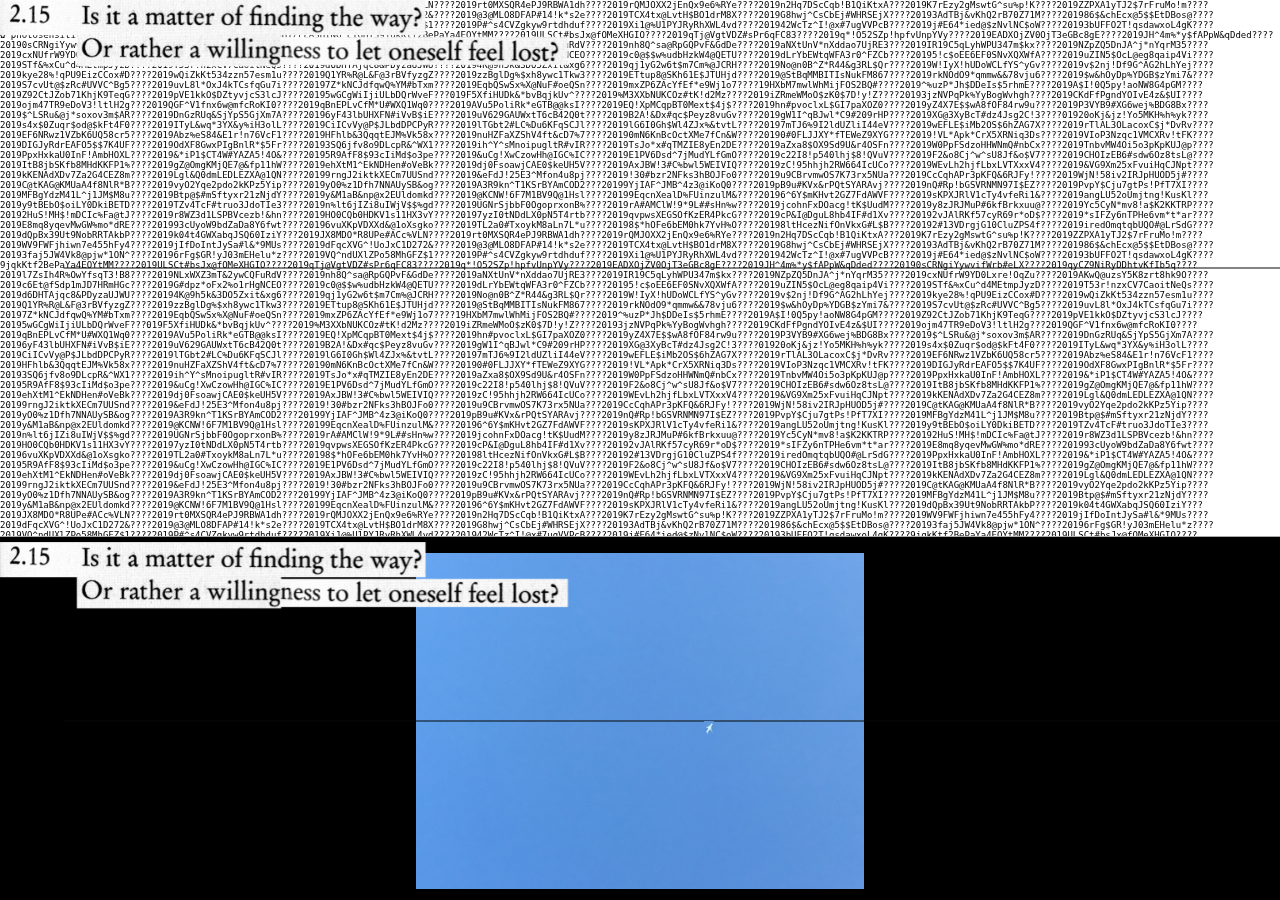
<file: index-press-ric.html>
<!doctype html>

<HTML>
<HEAD>
<title>Is it a matter of finding the way?</title>
<link rel="icon" type="image/png" href="favicon.png">
</HEAD>
<FRAMESET rows="60%, 40%" bordercolor="black">
      <FRAME src="index-ric.html" frameborder="1">
      <FRAME src="index-flight.html" frameborder="1">
</FRAMESET>
</HTML>
</file>
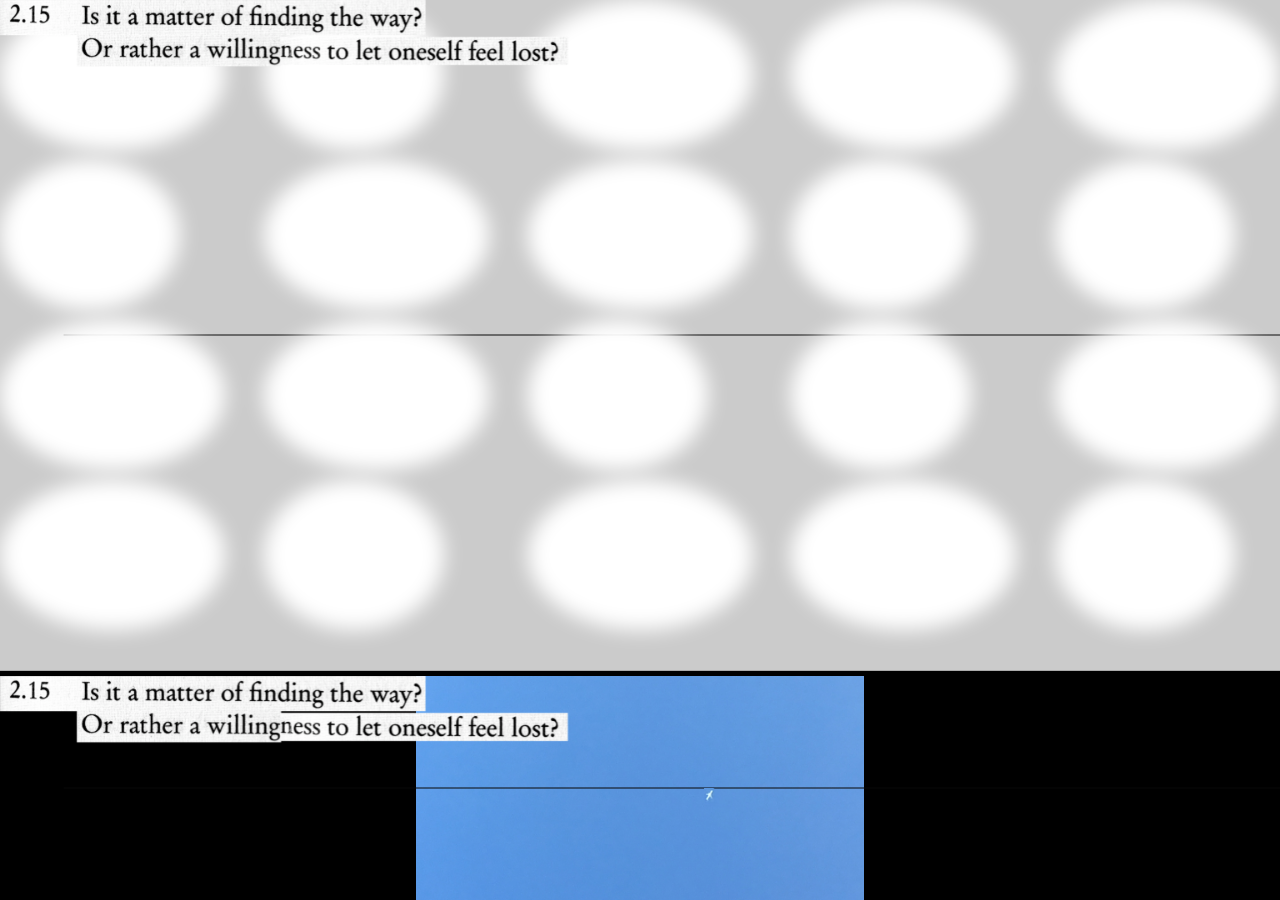
<file: index-press-tpe.html>
<!doctype html>

<HTML>
<HEAD>
<title>Is it a matter of finding the way?</title>
<link rel="icon" type="image/png" href="favicon.png">
</HEAD>
<FRAMESET rows="75%, 25%" bordercolor="black">
      <FRAME src="index-tpe.html" frameborder="1">
      <FRAME src="index-flight.html" frameborder="1">
</FRAMESET>
</HTML>
</file>
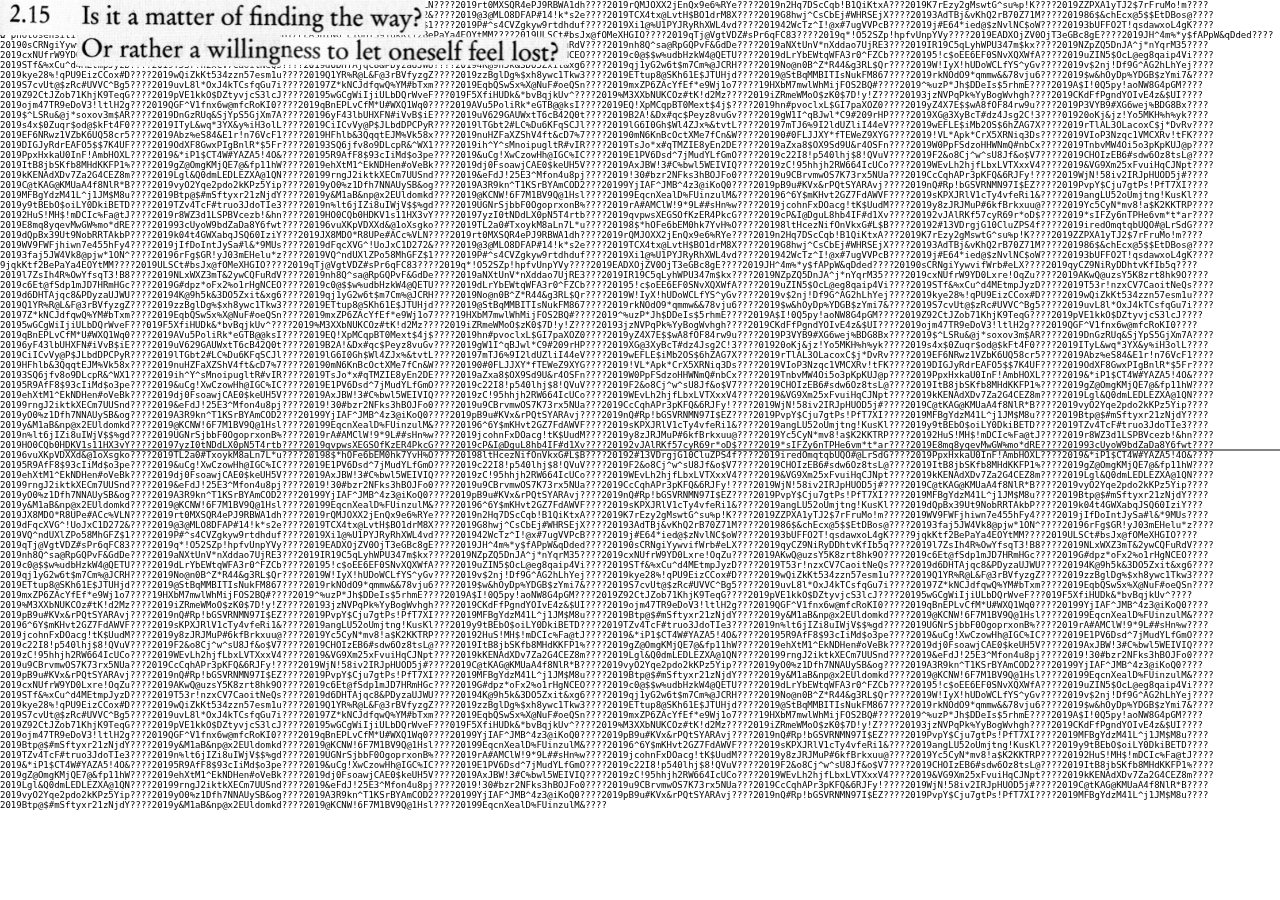
<file: index-ric.html>
<!doctype html>
<html>

<head>
  <title>Is it a matter of finding the way?</title>
  <link rel="stylesheet" href="style.css">
  <link rel="icon" type="image/png" href="favicon.png">
  <meta name="viewport" content="width=device-width, initial-scale=1.0">
  <script type="text/javascript" src="paper-full.min.js"></script>
  <script type="text/paperscript" canvas="canvas-1">
    // Adapted from the following Processing example:
  // http://processing.org/learning/topics/follow3.html

  // The amount of points in the path:
  var points = 40;

  // The distance between the points:
  var length = 50;

  var path = new Path({
  	strokeColor: 'rgb(9, 9, 9)',
  	strokeWidth: 1,
  	strokeCap: 'round'
  });

  var start = view.center / [10, 1];
  for (var i = 0; i < points; i++)
  	path.add(start + new Point(i * length, 0));

  function onMouseMove(event) {
  	path.firstSegment.point = event.point;
  	for (var i = 0; i < points - 1; i++) {
  		var segment = path.segments[i];
  		var nextSegment = segment.next;
  		var vector = segment.point - nextSegment.point;
  		vector.length = length;
  		nextSegment.point = segment.point - vector;
  	}
  	path.smooth({ type: 'continuous' });
  }

  function onMouseDown(event) {
  	path.fullySelected = true;
  	path.strokeColor = 'rgb(255, 0, 0)';
  }

  function onMouseUp(event) {
  	path.fullySelected = false;
  	path.strokeColor = 'rgb(9, 9, 9)';
  }
  </script>
</head>

<body>

  <div class="canvas">
    <canvas id="canvas-1" resize></canvas>
  </div>

  <!-- always there -->
  <div>
    <div class="enter" id="enter2">๑</div>
    <img class="question" src="img/question.png">
  </div>

  <!-- section A-->
  <div class="code">
    2019dQpBx39Ut9NobRRTAkbP????2019k04t4GWXabqJSQ60IziY????2019JX8MDO*R8UPe#ACc%VLN????2019rt0MXSQR4ePJ9RBWA1dh????2019rQMJOXX2jEnQx9e6%RYe????2019n2Hq7DScCqb!B1QiKtxA???2019K7rEzy2gMswtG^su%p!K????2019ZZPXA1yTJ2$7rFruMo!m????2019WV9FWFjhiwn7e455hFy4????2019jIfDoIntJySa#l&*9MUs????2019dFqcXVG^!UoJxC1D272&????2019@3@MLO8DFAP#14!k*s2e????2019TCX4tx@LvtH$BO1drM8X????2019G8hwj^CsCbEj#WHRSEjX????20193AdTBj&vKhQ2rB70Z71M????201986$&chEcx@5$$EtDBos@????20193faj5JW4Vk8@pjw*1ON^????20196rFg$GR!yJ03mEHelu*z????2019VQ^ndUXlZPo58MhGFZ$1????2019P#^s4CVZgkyw9rtdhduf????2019Xi1@%U1PYJRyRhXWL4vd????201942WcTz^I!@x#7ugVVPcB????2019j#E64*ied@$zNvlNC$oW????20193bUFFO2T!qsdawxoL4gK????<span class="flower-bottom">✿ photosensitive warning THE FOLLOWING CONTAINS BRIGHT/FLASHING LIGHTS</span>9jqkKtf2BePaYa4EOYtMM????2019ULSCt#bsJx@fOMeXHGIO????2019qTj@VgtVDZ#sPr6qFC83????2019q*!O52SZp!hpfvUnpYVy????2019EADXOjZV0OjT3eGBc8gE????2019JH^4m%*y$fAPpW&qDded????20190sCRNgiYywvifWrb#eLX????2019qyCZ9NiRyDDhtvKfIb5q????2019l7ZsIh4R%OwYfsqT3!B8????2019NLxWXZ3mT&2ywCQFuRdV????2019nh8Q^sa@RpGQPvF&GdDe????2019aNXtUnV*nXddao7UjRE3???2019IR19C5qLyhWPU347m$kx????2019NZpZQ5DnJA^j*nYqrM35????2019cxNUfrW9YD0Lxre!OqZu????2019AKwQ@uzsY5K8zrt8hk9O????2019c6Et@fSdp1mJD7HRmHGc????2019G#dpz*oFx2%o1rHgNCEO????2019c0@$$w%udbHzkW4@QETU????2019dLrYbEWtqWFA3r0^FZCb????20195!c$oEE6EF0SNvXQXWfA????2019uZIN5$OcL@eg8qaip4Vi????2019STf&%xCu^d4MEtmpJyzD????2019T53r!nzxCV7CaoitNeQs????2019d6DHTAjqc8&PDyzaUJWU????20194K@9h5k&3DO5Zxit&xg6????2019qj1yG2w6t$m7Cm%@JCRH????2019No@n0B^Z*R44&g3RL$Qr????2019W!IyX!hUDoWCLfYS^yGv????2019v$2nj!Df9G^AG2hLhYej????2019kye28%!qPU9EizCCox#D????2019wQiZkKt534zzn57esm1u????2019Q1YR%R@L&F@3rBVfyzgZ????2019zzBglDg%$xh8ywc1Tkw3????2019ETtup8@SKh61E$JTUHjd????2019@StBqMMBITIsNukFM867????2019rkNOdO9*qmmw&&78vju6????2019$w&hOyDp%YDGB$zYmi7&????2019S7cvUt@$zRc#UVVC^Bg5????2019uvL8l*OxJ4kTCsfqGu7i????20197Z*kNCJdfqwQ%YM#bTxm????2019EqbQSwSx%X@NuF#oeQSn????2019mxZP6ZAcYfEf*e9Wj1o7????19HXbM7mwlWhMijFOS2BQ#????2019^%uzP*Jh$DDeIs$5rhmE????2019A$I!0Q5py!aoNW8G4pGM????2019Z92CtJZob71KhjK9TeqG????2019pVE1kkO$DZtyvjcS3lcJ????20195wGCgWiIjiULbDQrWveF???019F5XfiHUDk&*bvBqjkUv^????2019%M3XXbNUKCOz#tK!d2Mz????2019iZRmeWMoO$zK0$7D!y!Z????20193jzNVPqPk%YyBogWvhgh????2019CKdFfPgndYOIvE4z&$UI????2019ojm47TR9eDoV3!ltlH2g???2019QGF^V1fnx6w@mfcRoKI0????2019qBnEPLvCfM*U#WXQ1Wq0????2019AVu5PoliRk*eGTB@@ksI????2019EQ!XpMCqpBT0Mext$4j$????2019hn#pvoclxL$GI7paXOZ0????2019yZ4X7E$$wA8fOF84rw9u????2019P3VYB9#XG6wej%BDG8Bx????2019$^LSRu&@j*soxov3m$AR????2019DnGzRUq&SjYpS5GjXm7A????20196yF43lbUHXFN#iVvB$iE????2019uV629GAUWxtT6cB42Q0t????2019B2A!&Dx#qc$Peyz8vuGv????2019gW1I^qBJwl*C9#209rHP????2019XG@3XyBcT#dz4Jsg2C!3????01920oKj&jz!Yo5MKH%h%yk????2019s4x$0Zuqr$od@$kFt4F0????2019ITyL&wq*3YX&y%iH3olL????2019CiICvVy@P$JLbdDPCPyR????2019lTGbt2#LC%Du6KFqSCJl????2019lG6I0Gh$Wl4ZJx%&tvtL????20197mTJ6%9I2ldUZliI44eV????2019wEFLE$iMb2OS$6hZAG7X????2019rTlAL3OLacoxC$j*DvRv????2019EF6NRwz1VZbK6UQ58cr5????2019Abz%eS84&E1r!n76VcF1????2019HFhlb&3QqqtEJM%Vk58x????2019nuHZFaXZShV4ft&cD7%7????20190mN6KnBcOctXMe7fCn&W????20190#0FLJJXY*fTEWeZ9XYG????2019!VL*Apk*CrX5XRNiq3Ds????2019VIoP3Nzqc1VMCXRv!tFK????2019DIGJyRdrEAFO5$$7K4UF????2019OdXF8GwxPIgBnlR*$5Fr????20193SQ6jfv8o9DLcpR&^WX1????2019ih^Y^sMnoipugltR#vIR????2019TsJo*x#qTMZIE8yEn2DE????2019aZxa8$OX9Sd9U&r4OSFn????2019W0PpFSdzoHHWNmQ#nbCx????2019TnbvMW4Oi5o3pKpKUJ@p????2019PpxHxkaU0InF!AmbHOXL????2019&*iP1$CT4W#YAZA5!4O&????20195R9AfF8$93cIiMd$o3pe????2019&uCg!XwCzowHh@IGC%IC????2019E1PV6Dsd^7jMudYLfGmO????2019c22I8!p540lhj$8!QVuV????2019F2&o8Cj^w^sU8Jf&o$V7????2019CHOIzEB6#sdw6Oz8tsL@????2019ItB8jbSKfb8MHdKKFP1%????2019gZ@OmgKMjQE7@&fp11hW????2019ehXtM1^EkNDHen#oVeBk????2019dj0FsoawjCAE0$keUH5V????2019AxJBW!3#C%bwl5WEIVIQ????2019zC!95hhjh2RW664IcUCo????2019WEvLh2hjfLbxLVTXxxV4????2019&VG9Xm25xFvuiHqCJNpt????2019kKENAdXDv7Za2G4CEZ8m????2019Lgl&Q0dmLEDLEZXA@1QN????20199rngJ2iktkXECm7UUSnd????2019&eFdJ!25E3^Mfon4u8pj????2019!30#bzr2NFks3hBOJFo0????2019u9CBrvmwOS7K73rx5NUa???2019CcCqhAPr3pKFQ&6RJFy!????2019WjN!58iv2IRJpHUOD5j#????2019C@tKAG@KMUaA4f8NlR*B????2019vyO2Yqe2pdo2kKPz5Yip????2019yO0%z1Dfh7NNAUySB&og????2019A3R9kn^T1KSrBYAmCOD2???20199YjIAF^JMB^4z3@iKoQ0????2019pB9u#KVx&rPQtSYARAvj????2019nQ#Rp!bGSVRNMN97I$EZ????2019PvpY$Cju7gtPs!PfT7XI????2019MFBgYdzM41L^j1JM$M8u????2019Btp@$#mSftyxr21zNjdY????2019y&M1aB&np@x2EUldomkd????2019@KCNW!6F7M1BV9Q@1Hsl????20199EqcnXealD%FUinzulM&????20196^6Y$mKHvt2GZ7FdAWVF????2019sKPXJRlV1cTy4vfeRi1&????2019angLU52oUmjtng!KusKl???2019y9tBEbO$oiLY0DkiBETD????2019TZv4TcF#truo3JdoTIe3????2019n%lt6jIZi8uIWjV$$%gd????2019UGNrSjbbF0OgoprxonB%????2019rA#AMClW!9*9L##sHn%w????2019jcohnFxDOacg!tK$UudM????2019y8zJRJMuP#6kfBrkxuu@????2019Yc5CyN*mv8!a$K2KKTRP????20192HuS!MH$!mDCIc%Fa@tJ????2019r8WZ3d1LSPBVcezb!&hn????2019HO0CQb0HDKV1s11HX3vY????20197yzI0tNDdLX0pN5T4rtb????2019qvpwsXEGSOfKzER4PkcG????2019cP&I@DguL8hb4IF#d1Xv????20192vJAlRKf57cyR69r*oD$????2019*sIFZy6nTPHe6vm*t*ar????2019E8mq8yqevMwGW%mo*dRE????201993cUyoW9bdZaDa8Y6fwt????20196vuXKpVDXXd&@1oXsgko????2019TL2a0#TxoykM8aLn7L*u????20198$*hOFe6bEM0hk7YvH%O????20198ltHcezNifOnVkxG#L$B????20192#13VDrgjG10CluZPS4f????2019iredOmqtqbUQO#@LrSdG????2019dQpBx39Ut9NobRRTAkbP????2019k04t4GWXabqJSQ60IziY???2019JX8MDO*R8UPe#ACc%VLN????2019rt0MXSQR4ePJ9RBWA1dh????2019rQMJOXX2jEnQx9e6%RYe????2019n2Hq7DScCqb!B1QiKtxA???2019K7rEzy2gMswtG^su%p!K????2019ZZPXA1yTJ2$7rFruMo!m????2019WV9FWFjhiwn7e455hFy4????2019jIfDoIntJySa#l&*9MUs????2019dFqcXVG^!UoJxC1D272&????2019@3@MLO8DFAP#14!k*s2e????2019TCX4tx@LvtH$BO1drM8X????2019G8hwj^CsCbEj#WHRSEjX????20193AdTBj&vKhQ2rB70Z71M????201986$&chEcx@5$$EtDBos@????20193faj5JW4Vk8@pjw*1ON^????20196rFg$GR!yJ03mEHelu*z????2019VQ^ndUXlZPo58MhGFZ$1????2019P#^s4CVZgkyw9rtdhduf????2019Xi1@%U1PYJRyRhXWL4vd????201942WcTz^I!@x#7ugVVPcB????2019j#E64*ied@$zNvlNC$oW????20193bUFFO2T!qsdawxoL4gK????9jqkKtf2BePaYa4EOYtMM????2019ULSCt#bsJx@fOMeXHGIO????2019qTj@VgtVDZ#sPr6qFC83????2019q*!O52SZp!hpfvUnpYVy????2019EADXOjZV0OjT3eGBc8gE????2019JH^4m%*y$fAPpW&qDded????20190sCRNgiYywvifWrb#eLX????2019qyCZ9NiRyDDhtvKfIb5q????2019l7ZsIh4R%OwYfsqT3!B8????2019NLxWXZ3mT&2ywCQFuRdV????2019nh8Q^sa@RpGQPvF&GdDe????2019aNXtUnV*nXddao7UjRE3???2019IR19C5qLyhWPU347m$kx????2019NZpZQ5DnJA^j*nYqrM35????2019cxNUfrW9YD0Lxre!OqZu????2019AKwQ@uzsY5K8zrt8hk9O????2019c6Et@fSdp1mJD7HRmHGc????2019G#dpz*oFx2%o1rHgNCEO????2019c0@$$w%udbHzkW4@QETU????2019dLrYbEWtqWFA3r0^FZCb????20195!c$oEE6EF0SNvXQXWfA????2019uZIN5$OcL@eg8qaip4Vi????2019STf&%xCu^d4MEtmpJyzD????2019T53r!nzxCV7CaoitNeQs????2019d6DHTAjqc8&PDyzaUJWU????20194K@9h5k&3DO5Zxit&xg6????2019qj1yG2w6t$m7Cm%@JCRH????2019No@n0B^Z*R44&g3RL$Qr????2019W!IyX!hUDoWCLfYS^yGv????2019v$2nj!Df9G^AG2hLhYej????2019kye28%!qPU9EizCCox#D????2019wQiZkKt534zzn57esm1u????2019Q1YR%R@L&F@3rBVfyzgZ????2019zzBglDg%$xh8ywc1Tkw3????2019ETtup8@SKh61E$JTUHjd????2019@StBqMMBITIsNukFM867????2019rkNOdO9*qmmw&&78vju6????2019$w&hOyDp%YDGB$zYmi7&????2019S7cvUt@$zRc#UVVC^Bg5????2019uvL8l*OxJ4kTCsfqGu7i????20197Z*kNCJdfqwQ%YM#bTxm????2019EqbQSwSx%X@NuF#oeQSn????2019mxZP6ZAcYfEf*e9Wj1o7????19HXbM7mwlWhMijFOS2BQ#????2019^%uzP*Jh$DDeIs$5rhmE????2019A$I!0Q5py!aoNW8G4pGM????2019Z92CtJZob71KhjK9TeqG????2019pVE1kkO$DZtyvjcS3lcJ????20195wGCgWiIjiULbDQrWveF???019F5XfiHUDk&*bvBqjkUv^????2019%M3XXbNUKCOz#tK!d2Mz????2019iZRmeWMoO$zK0$7D!y!Z????20193jzNVPqPk%YyBogWvhgh????2019CKdFfPgndYOIvE4z&$UI????2019ojm47TR9eDoV3!ltlH2g???2019QGF^V1fnx6w@mfcRoKI0????2019qBnEPLvCfM*U#WXQ1Wq0????2019AVu5PoliRk*eGTB@@ksI????2019EQ!XpMCqpBT0Mext$4j$????2019hn#pvoclxL$GI7paXOZ0????2019yZ4X7E$$wA8fOF84rw9u????2019P3VYB9#XG6wej%BDG8Bx????2019$^LSRu&@j*soxov3m$AR????2019DnGzRUq&SjYpS5GjXm7A????20196yF43lbUHXFN#iVvB$iE????2019uV629GAUWxtT6cB42Q0t????2019B2A!&Dx#qc$Peyz8vuGv????2019gW1I^qBJwl*C9#209rHP????2019XG@3XyBcT#dz4Jsg2C!3????01920oKj&jz!Yo5MKH%h%yk????2019s4x$0Zuqr$od@$kFt4F0????2019ITyL&wq*3YX&y%iH3olL????2019CiICvVy@P$JLbdDPCPyR????2019lTGbt2#LC%Du6KFqSCJl????2019lG6I0Gh$Wl4ZJx%&tvtL????20197mTJ6%9I2ldUZliI44eV????2019wEFLE$iMb2OS$6hZAG7X????2019rTlAL3OLacoxC$j*DvRv????2019EF6NRwz1VZbK6UQ58cr5????2019Abz%eS84&E1r!n76VcF1????2019HFhlb&3QqqtEJM%Vk58x????2019nuHZFaXZShV4ft&cD7%7????20190mN6KnBcOctXMe7fCn&W????20190#0FLJJXY*fTEWeZ9XYG????2019!VL*Apk*CrX5XRNiq3Ds????2019VIoP3Nzqc1VMCXRv!tFK????2019DIGJyRdrEAFO5$$7K4UF????2019OdXF8GwxPIgBnlR*$5Fr????20193SQ6jfv8o9DLcpR&^WX1????2019ih^Y^sMnoipugltR#vIR????2019TsJo*x#qTMZIE8yEn2DE????2019aZxa8$OX9Sd9U&r4OSFn????2019W0PpFSdzoHHWNmQ#nbCx????2019TnbvMW4Oi5o3pKpKUJ@p????2019PpxHxkaU0InF!AmbHOXL????2019&*iP1$CT4W#YAZA5!4O&????20195R9AfF8$93cIiMd$o3pe????2019&uCg!XwCzowHh@IGC%IC????2019E1PV6Dsd^7jMudYLfGmO????2019c22I8!p540lhj$8!QVuV????2019F2&o8Cj^w^sU8Jf&o$V7????2019CHOIzEB6#sdw6Oz8tsL@????2019ItB8jbSKfb8MHdKKFP1%????2019gZ@OmgKMjQE7@&fp11hW????2019ehXtM1^EkNDHen#oVeBk????2019dj0FsoawjCAE0$keUH5V????2019AxJBW!3#C%bwl5WEIVIQ????2019zC!95hhjh2RW664IcUCo????2019WEvLh2hjfLbxLVTXxxV4????2019&VG9Xm25xFvuiHqCJNpt????2019kKENAdXDv7Za2G4CEZ8m????2019Lgl&Q0dmLEDLEZXA@1QN????20199rngJ2iktkXECm7UUSnd????2019&eFdJ!25E3^Mfon4u8pj????2019!30#bzr2NFks3hBOJFo0????2019u9CBrvmwOS7K73rx5NUa???2019CcCqhAPr3pKFQ&6RJFy!????2019WjN!58iv2IRJpHUOD5j#????2019C@tKAG@KMUaA4f8NlR*B????2019vyO2Yqe2pdo2kKPz5Yip????2019yO0%z1Dfh7NNAUySB&og????2019A3R9kn^T1KSrBYAmCOD2???20199YjIAF^JMB^4z3@iKoQ0????2019pB9u#KVx&rPQtSYARAvj????2019nQ#Rp!bGSVRNMN97I$EZ????2019PvpY$Cju7gtPs!PfT7XI????2019MFBgYdzM41L^j1JM$M8u????2019Btp@$#mSftyxr21zNjdY????2019y&M1aB&np@x2EUldomkd????2019@KCNW!6F7M1BV9Q@1Hsl????20199EqcnXealD%FUinzulM&????20196^6Y$mKHvt2GZ7FdAWVF????2019sKPXJRlV1cTy4vfeRi1&????2019angLU52oUmjtng!KusKl???2019y9tBEbO$oiLY0DkiBETD????2019TZv4TcF#truo3JdoTIe3????2019n%lt6jIZi8uIWjV$$%gd????2019UGNrSjbbF0OgoprxonB%????2019rA#AMClW!9*9L##sHn%w????2019jcohnFxDOacg!tK$UudM????2019y8zJRJMuP#6kfBrkxuu@????2019Yc5CyN*mv8!a$K2KKTRP????20192HuS!MH$!mDCIc%Fa@tJ????2019r8WZ3d1LSPBVcezb!&hn????2019HO0CQb0HDKV1s11HX3vY????20197yzI0tNDdLX0pN5T4rtb????2019qvpwsXEGSOfKzER4PkcG????2019cP&I@DguL8hb4IF#d1Xv????20192vJAlRKf57cyR69r*oD$????2019*sIFZy6nTPHe6vm*t*ar????2019E8mq8yqevMwGW%mo*dRE????201993cUyoW9bdZaDa8Y6fwt????20196vuXKpVDXXd&@1oXsgko????2019TL2a0#TxoykM8aLn7L*u????20198$*hOFe6bEM0hk7YvH%O????20198ltHcezNifOnVkxG#L$B????20192#13VDrgjG10CluZPS4f????2019iredOmqtqbUQO#@LrSdG????2019PpxHxkaU0InF!AmbHOXL????2019&*iP1$CT4W#YAZA5!4O&????20195R9AfF8$93cIiMd$o3pe????2019&uCg!XwCzowHh@IGC%IC????2019E1PV6Dsd^7jMudYLfGmO????2019c22I8!p540lhj$8!QVuV????2019F2&o8Cj^w^sU8Jf&o$V7????2019CHOIzEB6#sdw6Oz8tsL@????2019ItB8jbSKfb8MHdKKFP1%????2019gZ@OmgKMjQE7@&fp11hW????2019ehXtM1^EkNDHen#oVeBk????2019dj0FsoawjCAE0$keUH5V????2019AxJBW!3#C%bwl5WEIVIQ????2019zC!95hhjh2RW664IcUCo????2019WEvLh2hjfLbxLVTXxxV4????2019&VG9Xm25xFvuiHqCJNpt????2019kKENAdXDv7Za2G4CEZ8m????2019Lgl&Q0dmLEDLEZXA@1QN????20199rngJ2iktkXECm7UUSnd????2019&eFdJ!25E3^Mfon4u8pj????2019!30#bzr2NFks3hBOJFo0????2019u9CBrvmwOS7K73rx5NUa???2019CcCqhAPr3pKFQ&6RJFy!????2019WjN!58iv2IRJpHUOD5j#????2019C@tKAG@KMUaA4f8NlR*B????2019vyO2Yqe2pdo2kKPz5Yip????2019yO0%z1Dfh7NNAUySB&og????2019A3R9kn^T1KSrBYAmCOD2???20199YjIAF^JMB^4z3@iKoQ0????2019pB9u#KVx&rPQtSYARAvj????2019nQ#Rp!bGSVRNMN97I$EZ????2019PvpY$Cju7gtPs!PfT7XI????2019MFBgYdzM41L^j1JM$M8u????2019Btp@$#mSftyxr21zNjdY????2019y&M1aB&np@x2EUldomkd????2019@KCNW!6F7M1BV9Q@1Hsl????20199EqcnXealD%FUinzulM&????20196^6Y$mKHvt2GZ7FdAWVF????2019sKPXJRlV1cTy4vfeRi1&????2019angLU52oUmjtng!KusKl???2019dQpBx39Ut9NobRRTAkbP????2019k04t4GWXabqJSQ60IziY???2019JX8MDO*R8UPe#ACc%VLN????2019rt0MXSQR4ePJ9RBWA1dh????2019rQMJOXX2jEnQx9e6%RYe????2019n2Hq7DScCqb!B1QiKtxA???2019K7rEzy2gMswtG^su%p!K????2019ZZPXA1yTJ2$7rFruMo!m????2019WV9FWFjhiwn7e455hFy4????2019jIfDoIntJySa#l&*9MUs????2019dFqcXVG^!UoJxC1D272&????2019@3@MLO8DFAP#14!k*s2e????2019TCX4tx@LvtH$BO1drM8X????2019G8hwj^CsCbEj#WHRSEjX????20193AdTBj&vKhQ2rB70Z71M????201986$&chEcx@5$$EtDBos@????20193faj5JW4Vk8@pjw*1ON^????20196rFg$GR!yJ03mEHelu*z????2019VQ^ndUXlZPo58MhGFZ$1????2019P#^s4CVZgkyw9rtdhduf????2019Xi1@%U1PYJRyRhXWL4vd????201942WcTz^I!@x#7ugVVPcB????2019j#E64*ied@$zNvlNC$oW????20193bUFFO2T!qsdawxoL4gK????9jqkKtf2BePaYa4EOYtMM????2019ULSCt#bsJx@fOMeXHGIO????2019qTj@VgtVDZ#sPr6qFC83????2019q*!O52SZp!hpfvUnpYVy????2019EADXOjZV0OjT3eGBc8gE????2019JH^4m%*y$fAPpW&qDded????20190sCRNgiYywvifWrb#eLX????2019qyCZ9NiRyDDhtvKfIb5q????2019l7ZsIh4R%OwYfsqT3!B8????2019NLxWXZ3mT&2ywCQFuRdV????2019nh8Q^sa@RpGQPvF&GdDe????2019aNXtUnV*nXddao7UjRE3???2019IR19C5qLyhWPU347m$kx????2019NZpZQ5DnJA^j*nYqrM35????2019cxNUfrW9YD0Lxre!OqZu????2019AKwQ@uzsY5K8zrt8hk9O????2019c6Et@fSdp1mJD7HRmHGc????2019G#dpz*oFx2%o1rHgNCEO????2019c0@$$w%udbHzkW4@QETU????2019dLrYbEWtqWFA3r0^FZCb????20195!c$oEE6EF0SNvXQXWfA????2019uZIN5$OcL@eg8qaip4Vi????2019STf&%xCu^d4MEtmpJyzD????2019T53r!nzxCV7CaoitNeQs????2019d6DHTAjqc8&PDyzaUJWU????20194K@9h5k&3DO5Zxit&xg6????2019qj1yG2w6t$m7Cm%@JCRH????2019No@n0B^Z*R44&g3RL$Qr????2019W!IyX!hUDoWCLfYS^yGv????2019v$2nj!Df9G^AG2hLhYej????2019kye28%!qPU9EizCCox#D????2019wQiZkKt534zzn57esm1u????2019Q1YR%R@L&F@3rBVfyzgZ????2019zzBglDg%$xh8ywc1Tkw3????2019ETtup8@SKh61E$JTUHjd????2019@StBqMMBITIsNukFM867????2019rkNOdO9*qmmw&&78vju6????2019$w&hOyDp%YDGB$zYmi7&????2019S7cvUt@$zRc#UVVC^Bg5????2019uvL8l*OxJ4kTCsfqGu7i????20197Z*kNCJdfqwQ%YM#bTxm????2019EqbQSwSx%X@NuF#oeQSn????2019mxZP6ZAcYfEf*e9Wj1o7????19HXbM7mwlWhMijFOS2BQ#????2019^%uzP*Jh$DDeIs$5rhmE????2019A$I!0Q5py!aoNW8G4pGM????2019Z92CtJZob71KhjK9TeqG????2019pVE1kkO$DZtyvjcS3lcJ????20195wGCgWiIjiULbDQrWveF???019F5XfiHUDk&*bvBqjkUv^????2019%M3XXbNUKCOz#tK!d2Mz????2019iZRmeWMoO$zK0$7D!y!Z????20193jzNVPqPk%YyBogWvhgh????2019CKdFfPgndYOIvE4z&$UI????2019ojm47TR9eDoV3!ltlH2g???2019QGF^V1fnx6w@mfcRoKI0????2019qBnEPLvCfM*U#WXQ1Wq0????20199YjIAF^JMB^4z3@iKoQ0????2019pB9u#KVx&rPQtSYARAvj????2019nQ#Rp!bGSVRNMN97I$EZ????2019PvpY$Cju7gtPs!PfT7XI????2019MFBgYdzM41L^j1JM$M8u????2019Btp@$#mSftyxr21zNjdY????2019y&M1aB&np@x2EUldomkd????2019@KCNW!6F7M1BV9Q@1Hsl????20199EqcnXealD%FUinzulM&????20196^6Y$mKHvt2GZ7FdAWVF????2019sKPXJRlV1cTy4vfeRi1&????2019angLU52oUmjtng!KusKl???2019y9tBEbO$oiLY0DkiBETD????2019TZv4TcF#truo3JdoTIe3????2019n%lt6jIZi8uIWjV$$%gd????2019UGNrSjbbF0OgoprxonB%????2019rA#AMClW!9*9L##sHn%w????2019jcohnFxDOacg!tK$UudM????2019y8zJRJMuP#6kfBrkxuu@????2019Yc5CyN*mv8!a$K2KKTRP????20192HuS!MH$!mDCIc%Fa@tJ????2019&*iP1$CT4W#YAZA5!4O&????20195R9AfF8$93cIiMd$o3pe????2019&uCg!XwCzowHh@IGC%IC????2019E1PV6Dsd^7jMudYLfGmO????2019c22I8!p540lhj$8!QVuV????2019F2&o8Cj^w^sU8Jf&o$V7????2019CHOIzEB6#sdw6Oz8tsL@????2019ItB8jbSKfb8MHdKKFP1%????2019gZ@OmgKMjQE7@&fp11hW????2019ehXtM1^EkNDHen#oVeBk????2019dj0FsoawjCAE0$keUH5V????2019AxJBW!3#C%bwl5WEIVIQ????2019zC!95hhjh2RW664IcUCo????2019WEvLh2hjfLbxLVTXxxV4????2019&VG9Xm25xFvuiHqCJNpt????2019kKENAdXDv7Za2G4CEZ8m????2019Lgl&Q0dmLEDLEZXA@1QN????20199rngJ2iktkXECm7UUSnd????2019&eFdJ!25E3^Mfon4u8pj????2019!30#bzr2NFks3hBOJFo0????2019u9CBrvmwOS7K73rx5NUa???2019CcCqhAPr3pKFQ&6RJFy!????2019WjN!58iv2IRJpHUOD5j#????2019C@tKAG@KMUaA4f8NlR*B????2019vyO2Yqe2pdo2kKPz5Yip????2019yO0%z1Dfh7NNAUySB&og????2019A3R9kn^T1KSrBYAmCOD2???20199YjIAF^JMB^4z3@iKoQ0????2019pB9u#KVx&rPQtSYARAvj????2019nQ#Rp!bGSVRNMN97I$EZ????2019PvpY$Cju7gtPs!PfT7XI????2019MFBgYdzM41L^j1JM$M8u????2019Btp@$#mSftyxr21zNjdY????2019y&M1aB&np@x2EUldomkd????2019@KCNW!6F7M1BV9Q@1Hsl????20199EqcnXealD%FUinzulM&????2019cxNUfrW9YD0Lxre!OqZu????2019AKwQ@uzsY5K8zrt8hk9O????2019c6Et@fSdp1mJD7HRmHGc????2019G#dpz*oFx2%o1rHgNCEO????2019c0@$$w%udbHzkW4@QETU????2019dLrYbEWtqWFA3r0^FZCb????20195!c$oEE6EF0SNvXQXWfA????2019uZIN5$OcL@eg8qaip4Vi????2019STf&%xCu^d4MEtmpJyzD????2019T53r!nzxCV7CaoitNeQs????2019d6DHTAjqc8&PDyzaUJWU????20194K@9h5k&3DO5Zxit&xg6????2019qj1yG2w6t$m7Cm%@JCRH????2019No@n0B^Z*R44&g3RL$Qr????2019W!IyX!hUDoWCLfYS^yGv????2019v$2nj!Df9G^AG2hLhYej????2019kye28%!qPU9EizCCox#D????2019wQiZkKt534zzn57esm1u????2019Q1YR%R@L&F@3rBVfyzgZ????2019zzBglDg%$xh8ywc1Tkw3????2019ETtup8@SKh61E$JTUHjd????2019@StBqMMBITIsNukFM867????2019rkNOdO9*qmmw&&78vju6????2019$w&hOyDp%YDGB$zYmi7&????2019S7cvUt@$zRc#UVVC^Bg5????2019uvL8l*OxJ4kTCsfqGu7i????20197Z*kNCJdfqwQ%YM#bTxm????2019EqbQSwSx%X@NuF#oeQSn????2019mxZP6ZAcYfEf*e9Wj1o7????19HXbM7mwlWhMijFOS2BQ#????2019^%uzP*Jh$DDeIs$5rhmE????2019A$I!0Q5py!aoNW8G4pGM????2019Z92CtJZob71KhjK9TeqG????2019pVE1kkO$DZtyvjcS3lcJ????20195wGCgWiIjiULbDQrWveF???019F5XfiHUDk&*bvBqjkUv^????2019%M3XXbNUKCOz#tK!d2Mz????2019iZRmeWMoO$zK0$7D!y!Z????20193jzNVPqPk%YyBogWvhgh????2019CKdFfPgndYOIvE4z&$UI????2019ojm47TR9eDoV3!ltlH2g???2019QGF^V1fnx6w@mfcRoKI0????2019qBnEPLvCfM*U#WXQ1Wq0????20199YjIAF^JMB^4z3@iKoQ0????2019pB9u#KVx&rPQtSYARAvj????2019nQ#Rp!bGSVRNMN97I$EZ????2019PvpY$Cju7gtPs!PfT7XI????2019MFBgYdzM41L^j1JM$M8u????2019Btp@$#mSftyxr21zNjdY????2019y&M1aB&np@x2EUldomkd????2019@KCNW!6F7M1BV9Q@1Hsl????20199EqcnXealD%FUinzulM&????20196^6Y$mKHvt2GZ7FdAWVF????2019sKPXJRlV1cTy4vfeRi1&????2019angLU52oUmjtng!KusKl???2019y9tBEbO$oiLY0DkiBETD????2019TZv4TcF#truo3JdoTIe3????2019n%lt6jIZi8uIWjV$$%gd????2019UGNrSjbbF0OgoprxonB%????2019rA#AMClW!9*9L##sHn%w????2019jcohnFxDOacg!tK$UudM????2019y8zJRJMuP#6kfBrkxuu@????2019Yc5CyN*mv8!a$K2KKTRP????20192HuS!MH$!mDCIc%Fa@tJ????2019&*iP1$CT4W#YAZA5!4O&????20195R9AfF8$93cIiMd$o3pe????2019&uCg!XwCzowHh@IGC%IC????2019E1PV6Dsd^7jMudYLfGmO????2019c22I8!p540lhj$8!QVuV????2019F2&o8Cj^w^sU8Jf&o$V7????2019CHOIzEB6#sdw6Oz8tsL@????2019ItB8jbSKfb8MHdKKFP1%????2019gZ@OmgKMjQE7@&fp11hW????2019ehXtM1^EkNDHen#oVeBk????2019dj0FsoawjCAE0$keUH5V????2019AxJBW!3#C%bwl5WEIVIQ????2019zC!95hhjh2RW664IcUCo????2019WEvLh2hjfLbxLVTXxxV4????2019&VG9Xm25xFvuiHqCJNpt????2019kKENAdXDv7Za2G4CEZ8m????2019Lgl&Q0dmLEDLEZXA@1QN????20199rngJ2iktkXECm7UUSnd????2019&eFdJ!25E3^Mfon4u8pj????2019!30#bzr2NFks3hBOJFo0????2019u9CBrvmwOS7K73rx5NUa???2019CcCqhAPr3pKFQ&6RJFy!????2019WjN!58iv2IRJpHUOD5j#????2019C@tKAG@KMUaA4f8NlR*B????2019vyO2Yqe2pdo2kKPz5Yip????2019yO0%z1Dfh7NNAUySB&og????2019A3R9kn^T1KSrBYAmCOD2???20199YjIAF^JMB^4z3@iKoQ0????2019pB9u#KVx&rPQtSYARAvj????2019nQ#Rp!bGSVRNMN97I$EZ????2019PvpY$Cju7gtPs!PfT7XI????2019MFBgYdzM41L^j1JM$M8u????2019Btp@$#mSftyxr21zNjdY????2019y&M1aB&np@x2EUldomkd????2019@KCNW!6F7M1BV9Q@1Hsl????20199EqcnXealD%FUinzulM&????
  </div>

  <!-- section Ric-2 -->
  <div class="flicker-bottom"></div>
  <div class="flicker"></div>

  <!-- section Ric-3 -->
  <div class="line" id="line-bottom"> </div>

  <div class="lines">
    <div class="lines-1">
      <div class="line"> </div>
      <div class="line"> </div>
      <div class="line"> </div>
      <div class="line"> </div>
      <div class="line"> </div>
      <div class="line"> </div>
      <div class="line"> </div>
      <div class="line"> </div>
      <div class="line"> </div>
      <div class="line"> </div>
      <div class="line"> </div>
      <div class="line"> </div>
      <div class="line"> </div>
      <div class="line"> </div>
      <div class="line"> </div>
      <div class="line"> </div>
      <div class="line"> </div>
      <div class="line"> </div>
      <div class="line"> </div>
      <div class="line"> </div>
      <div class="line"> </div>
      <div class="line"> </div>
      <div class="line"> </div>
      <div class="line"> </div>
      <div class="line"> </div>
      <div class="line"> </div>
      <div class="line"> </div>
      <div class="line"> </div>
      <div class="line"> </div>
      <div class="line"> </div>
      <div class="line"> </div>
      <div class="line"> </div>
      <div class="line"> </div>
      <div class="line"> </div>
      <div class="line"> </div>
      <div class="line"> </div>
      <div class="line"> </div>
      <div class="line"> </div>
      <div class="line"> </div>
      <div class="line"> </div>
      <div class="line"> </div>
      <div class="line"> </div>
      <div class="line"> </div>
      <div class="line"> </div>
      <div class="line"> </div>
      <div class="line"> </div>
      <div class="line"> </div>
      <div class="line"> </div>
      <div class="line"> </div>
      <div class="line"> </div>
      <div class="line"> </div>
      <div class="line"> </div>
      <div class="line"> </div>
      <div class="line"> </div>
      <div class="line"> </div>
      <div class="line"> </div>
      <div class="line"> </div>
      <div class="line"> </div>
      <div class="line"> </div>
      <div class="line"> </div>
      <div class="line"> </div>
      <div class="line"> </div>
      <div class="line"> </div>
      <div class="line"> </div>
      <div class="line"> </div>
      <div class="line"> </div>
      <div class="line"> </div>
      <div class="line"> </div>
      <div class="line"> </div>
      <div class="line"> </div>
      <div class="line"> </div>
      <div class="line"> </div>
      <div class="line"> </div>
      <div class="line"> </div>
      <div class="line"> </div>
      <div class="line"> </div>
      <div class="line"> </div>
      <div class="line"> </div>
      <div class="line"> </div>
      <div class="line"> </div>
      <div class="line"> </div>
      <div class="line"> </div>
      <div class="line"> </div>
      <div class="line"> </div>
      <div class="line"> </div>
      <div class="line"> </div>
      <div class="line"> </div>
      <div class="line"> </div>
      <div class="line"> </div>
      <div class="line"> </div>
      <div class="line"> </div>
      <div class="line"> </div>
      <div class="line"> </div>
      <div class="line"> </div>
      <div class="line"> </div>
      <div class="line"> </div>
      <div class="line"> </div>
      <div class="line"> </div>
      <div class="line"> </div>
      <div class="line"> </div>
      <div class="line"> </div>
      <div class="line"> </div>
      <div class="line"> </div>
      <div class="line"> </div>
      <div class="line"> </div>
      <div class="line"> </div>
      <div class="line"> </div>
      <div class="line"> </div>
      <div class="line"> </div>
      <div class="line"> </div>
      <div class="line"> </div>
      <div class="line"> </div>
      <div class="line"> </div>
      <div class="line"> </div>
      <div class="line"> </div>
      <div class="line"> </div>
      <div class="line"> </div>
      <div class="line"> </div>
      <div class="line"> </div>
      <div class="line"> </div>
      <div class="line"> </div>
      <div class="line"> </div>
      <div class="line"> </div>
      <div class="line"> </div>
      <div class="line"> </div>
      <div class="line"> </div>
      <div class="line"> </div>
      <div class="line"> </div>
      <div class="line"> </div>
      <div class="line"> </div>
      <div class="line"> </div>
      <div class="line"> </div>
      <div class="line"> </div>
      <div class="line"> </div>
      <div class="line"> </div>
      <div class="line"> </div>
      <div class="line"> </div>
      <div class="line"> </div>
      <div class="line"> </div>
      <div class="line"> </div>
      <div class="line"> </div>
      <div class="line"> </div>
      <div class="line"> </div>
      <div class="line"> </div>
      <div class="line"> </div>
      <div class="line"> </div>
      <div class="line"> </div>
      <div class="line"> </div>
      <div class="line"> </div>
      <div class="line"> </div>
      <div class="line"> </div>
      <div class="line"> </div>
      <div class="line"> </div>
      <div class="line"> </div>
      <div class="line"> </div>
      <div class="line"> </div>
      <div class="line"> </div>
      <div class="line"> </div>
      <div class="line"> </div>
      <div class="line"> </div>
      <div class="line"> </div>
      <div class="line"> </div>
      <div class="line"> </div>
      <div class="line"> </div>
      <div class="line"> </div>
      <div class="line"> </div>
      <div class="line"> </div>
      <div class="line"> </div>
      <div class="line"> </div>
      <div class="line"> </div>
      <div class="line"> </div>
      <div class="line"> </div>
      <div class="line"> </div>
      <div class="line"> </div>
      <div class="line"> </div>
      <div class="line"> </div>
      <div class="line"> </div>
      <div class="line"> </div>
      <div class="line"> </div>
      <div class="line"> </div>
      <div class="line"> </div>
      <div class="line"> </div>
      <div class="line"> </div>
      <div class="line"> </div>
      <div class="line"> </div>
      <div class="line"> </div>
      <div class="line"> </div>
      <div class="line"> </div>
      <div class="line"> </div>
      <div class="line"> </div>
      <div class="line"> </div>
      <div class="line"> </div>
      <div class="line"> </div>
      <div class="line"> </div>
      <div class="line"> </div>
      <div class="line"> </div>
      <div class="line"> </div>
      <div class="line"> </div>
      <div class="line"> </div>
      <div class="line"> </div>
      <div class="line"> </div>
      <div class="line"> </div>
      <div class="line"> </div>
      <div class="line"> </div>
      <div class="line"> </div>
      <div class="line"> </div>
      <div class="line"> </div>
      <div class="line"> </div>
      <div class="line"> </div>
      <div class="line"> </div>
      <div class="line"> </div>
      <div class="line"> </div>
      <div class="line"> </div>
      <div class="line"> </div>
      <div class="line"> </div>
      <div class="line"> </div>
      <div class="line"> </div>
      <div class="line"> </div>
      <div class="line"> </div>
      <div class="line"> </div>
      <div class="line"> </div>
      <div class="line"> </div>
      <div class="line"> </div>
      <div class="line"> </div>
      <div class="line"> </div>
      <div class="line"> </div>
      <div class="line"> </div>
      <div class="line"> </div>
      <div class="line"> </div>
      <div class="line"> </div>
      <div class="line"> </div>
      <div class="line"> </div>
      <div class="line"> </div>
      <div class="line"> </div>
      <div class="line"> </div>
      <div class="line"> </div>
      <div class="line"> </div>
      <div class="line"> </div>
      <div class="line"> </div>
      <div class="line"> </div>
      <div class="line"> </div>
      <div class="line"> </div>
      <div class="line"> </div>
      <div class="line"> </div>
      <div class="line"> </div>
      <div class="line"> </div>
      <div class="line"> </div>
      <div class="line"> </div>
      <div class="line"> </div>
      <div class="line"> </div>
      <div class="line"> </div>
      <div class="line"> </div>
      <div class="line"> </div>
      <div class="line"> </div>
      <div class="line"> </div>
      <div class="line"> </div>
      <div class="line"> </div>
      <div class="line"> </div>
      <div class="line"> </div>
      <div class="line"> </div>
      <div class="line"> </div>
      <div class="line"> </div>
      <div class="line"> </div>
      <div class="line"> </div>
      <div class="line"> </div>
      <div class="line"> </div>
      <div class="line"> </div>
      <div class="line"> </div>
      <div class="line"> </div>
      <div class="line"> </div>
      <div class="line"> </div>
      <div class="line"> </div>
      <div class="line"> </div>
      <div class="line"> </div>
      <div class="line"> </div>
      <div class="line"> </div>
      <div class="line"> </div>
      <div class="line"> </div>
      <div class="line"> </div>
      <div class="line"> </div>
      <div class="line"> </div>
      <div class="line"> </div>
      <div class="line"> </div>
      <div class="line"> </div>
      <div class="line"> </div>
      <div class="line"> </div>
      <div class="line"> </div>
      <div class="line"> </div>
      <div class="line"> </div>
      <div class="line"> </div>
      <div class="line"> </div>
      <div class="line"> </div>
      <div class="line"> </div>
      <div class="line"> </div>
      <div class="line"> </div>
      <div class="line"> </div>
      <div class="line"> </div>
      <div class="line"> </div>
      <div class="line"> </div>
      <div class="line"> </div>
      <div class="line"> </div>
      <div class="line"> </div>
      <div class="line"> </div>
      <div class="line"> </div>
      <div class="line"> </div>
      <div class="line"> </div>
      <div class="line"> </div>
      <div class="line"> </div>
      <div class="line"> </div>
      <div class="line"> </div>
      <div class="line"> </div>
      <div class="line"> </div>
      <div class="line"> </div>
      <div class="line"> </div>
      <div class="line"> </div>
      <div class="line"> </div>
      <div class="line"> </div>
      <div class="line"> </div>
      <div class="line"> </div>
      <div class="line"> </div>
      <div class="line"> </div>
      <div class="line"> </div>
      <div class="line"> </div>
      <div class="line"> </div>
      <div class="line"> </div>
      <div class="line"> </div>
      <div class="line"> </div>
      <div class="line"> </div>
      <div class="line"> </div>
      <div class="line"> </div>
      <div class="line"> </div>
      <div class="line"> </div>
      <div class="line"> </div>
      <div class="line"> </div>
      <div class="line"> </div>
      <div class="line"> </div>
      <div class="line"> </div>
      <div class="line"> </div>
      <div class="line"> </div>
      <div class="line"> </div>
      <div class="line"> </div>
      <div class="line"> </div>
      <div class="line"> </div>
      <div class="line"> </div>
      <div class="line"> </div>
      <div class="line"> </div>
      <div class="line"> </div>
      <div class="line"> </div>
      <div class="line"> </div>
      <div class="line"> </div>
      <div class="line"> </div>
      <div class="line"> </div>
      <div class="line"> </div>
      <div class="line"> </div>
      <div class="line"> </div>
      <div class="line"> </div>
      <div class="line"> </div>
      <div class="line"> </div>
      <div class="line"> </div>
      <div class="line"> </div>
      <div class="line"> </div>
      <div class="line"> </div>
      <div class="line"> </div>
      <div class="line"> </div>
      <div class="line"> </div>
      <div class="line"> </div>
      <div class="line"> </div>
      <div class="line"> </div>
      <div class="line"> </div>
      <div class="line"> </div>
      <div class="line"> </div>
      <div class="line"> </div>
      <div class="line"> </div>
      <div class="line"> </div>
      <div class="line"> </div>
      <div class="line"> </div>
      <div class="line"> </div>
      <div class="line"> </div>
      <div class="line"> </div>
      <div class="line"> </div>
      <div class="line"> </div>
      <div class="line"> </div>
      <div class="line"> </div>
      <div class="line"> </div>
      <div class="line"> </div>
      <div class="line"> </div>
      <div class="line"> </div>
      <div class="line"> </div>
      <div class="line"> </div>
      <div class="line"> </div>
      <div class="line"> </div>
      <div class="line"> </div>
      <div class="line"> </div>
      <div class="line"> </div>
      <div class="line"> </div>
      <div class="line"> </div>
      <div class="line"> </div>
      <div class="line"> </div>
      <div class="line"> </div>
      <div class="line"> </div>
      <div class="line"> </div>
      <div class="line"> </div>
      <div class="line"> </div>
      <div class="line"> </div>
      <div class="line"> </div>
      <div class="line"> </div>
      <div class="line"> </div>
      <div class="line"> </div>
      <div class="line"> </div>
      <div class="line"> </div>
      <div class="line"> </div>
      <div class="line"> </div>
      <div class="line"> </div>
      <div class="line"> </div>
      <div class="line"> </div>
      <div class="line"> </div>
      <div class="line"> </div>
      <div class="line"> </div>
      <div class="line"> </div>
      <div class="line"> </div>
      <div class="line"> </div>
      <div class="line"> </div>
      <div class="line"> </div>
      <div class="line"> </div>
      <div class="line"> </div>
      <div class="line"> </div>
      <div class="line"> </div>
      <div class="line"> </div>
      <div class="line"> </div>
      <div class="line"> </div>
      <div class="line"> </div>
      <div class="line"> </div>
      <div class="line"> </div>
      <div class="line"> </div>
      <div class="line"> </div>
      <div class="line"> </div>
      <div class="line"> </div>
      <div class="line"> </div>
      <div class="line"> </div>
      <div class="line"> </div>
      <div class="line"> </div>
      <div class="line"> </div>
      <div class="line"> </div>
      <div class="line"> </div>
      <div class="line"> </div>
      <div class="line"> </div>
      <div class="line"> </div>
      <div class="line"> </div>
      <div class="line"> </div>
      <div class="line"> </div>
      <div class="line"> </div>
      <div class="line"> </div>
      <div class="line"> </div>
      <div class="line"> </div>
      <div class="line"> </div>
      <div class="line"> </div>
      <div class="line"> </div>
      <div class="line"> </div>
      <div class="line"> </div>
      <div class="line"> </div>
      <div class="line"> </div>
      <div class="line"> </div>
      <div class="line"> </div>
      <div class="line"> </div>
      <div class="line"> </div>
      <div class="line"> </div>
      <div class="line"> </div>
      <div class="line"> </div>
      <div class="line"> </div>
      <div class="line"> </div>
      <div class="line"> </div>
      <div class="line"> </div>
      <div class="line"> </div>
      <div class="line"> </div>
      <div class="line"> </div>
      <div class="line"> </div>
      <div class="line"> </div>
      <div class="line"> </div>
      <div class="line"> </div>
      <div class="line"> </div>
      <div class="line"> </div>
      <div class="line"> </div>
      <div class="line"> </div>
      <div class="line"> </div>
      <div class="line"> </div>
      <div class="line"> </div>
    </div>

    <div class="lines-2">
      <div class="line"> </div>
      <div class="line"> </div>
      <div class="line"> </div>
      <div class="line"> </div>
      <div class="line"> </div>
      <div class="line"> </div>
      <div class="line"> </div>
      <div class="line"> </div>
      <div class="line"> </div>
      <div class="line"> </div>
      <div class="line"> </div>
      <div class="line"> </div>
      <div class="line"> </div>
      <div class="line"> </div>
      <div class="line"> </div>
      <div class="line"> </div>
      <div class="line"> </div>
      <div class="line"> </div>
      <div class="line"> </div>
      <div class="line"> </div>
      <div class="line"> </div>
      <div class="line"> </div>
      <div class="line"> </div>
      <div class="line"> </div>
      <div class="line"> </div>
      <div class="line"> </div>
      <div class="line"> </div>
      <div class="line"> </div>
      <div class="line"> </div>
      <div class="line"> </div>
      <div class="line"> </div>
      <div class="line"> </div>
      <div class="line"> </div>
      <div class="line"> </div>
      <div class="line"> </div>
      <div class="line"> </div>
      <div class="line"> </div>
      <div class="line"> </div>
      <div class="line"> </div>
      <div class="line"> </div>
      <div class="line"> </div>
      <div class="line"> </div>
      <div class="line"> </div>
      <div class="line"> </div>
      <div class="line"> </div>
      <div class="line"> </div>
      <div class="line"> </div>
      <div class="line"> </div>
      <div class="line"> </div>
      <div class="line"> </div>
      <div class="line"> </div>
      <div class="line"> </div>
      <div class="line"> </div>
      <div class="line"> </div>
      <div class="line"> </div>
      <div class="line"> </div>
      <div class="line"> </div>
      <div class="line"> </div>
      <div class="line"> </div>
      <div class="line"> </div>
      <div class="line"> </div>
      <div class="line"> </div>
      <div class="line"> </div>
      <div class="line"> </div>
      <div class="line"> </div>
      <div class="line"> </div>
      <div class="line"> </div>
      <div class="line"> </div>
      <div class="line"> </div>
      <div class="line"> </div>
      <div class="line"> </div>
      <div class="line"> </div>
      <div class="line"> </div>
      <div class="line"> </div>
      <div class="line"> </div>
      <div class="line"> </div>
      <div class="line"> </div>
      <div class="line"> </div>
      <div class="line"> </div>
      <div class="line"> </div>
      <div class="line"> </div>
      <div class="line"> </div>
      <div class="line"> </div>
      <div class="line"> </div>
      <div class="line"> </div>
      <div class="line"> </div>
      <div class="line"> </div>
      <div class="line"> </div>
      <div class="line"> </div>
      <div class="line"> </div>
      <div class="line"> </div>
      <div class="line"> </div>
      <div class="line"> </div>
      <div class="line"> </div>
      <div class="line"> </div>
      <div class="line"> </div>
      <div class="line"> </div>
      <div class="line"> </div>
      <div class="line"> </div>
      <div class="line"> </div>
      <div class="line"> </div>
      <div class="line"> </div>
      <div class="line"> </div>
      <div class="line"> </div>
      <div class="line"> </div>
      <div class="line"> </div>
      <div class="line"> </div>
      <div class="line"> </div>
      <div class="line"> </div>
      <div class="line"> </div>
      <div class="line"> </div>
      <div class="line"> </div>
      <div class="line"> </div>
      <div class="line"> </div>
      <div class="line"> </div>
      <div class="line"> </div>
      <div class="line"> </div>
      <div class="line"> </div>
      <div class="line"> </div>
      <div class="line"> </div>
      <div class="line"> </div>
      <div class="line"> </div>
      <div class="line"> </div>
      <div class="line"> </div>
      <div class="line"> </div>
      <div class="line"> </div>
      <div class="line"> </div>
      <div class="line"> </div>
      <div class="line"> </div>
      <div class="line"> </div>
      <div class="line"> </div>
      <div class="line"> </div>
      <div class="line"> </div>
      <div class="line"> </div>
      <div class="line"> </div>
      <div class="line"> </div>
      <div class="line"> </div>
      <div class="line"> </div>
      <div class="line"> </div>
      <div class="line"> </div>
      <div class="line"> </div>
      <div class="line"> </div>
      <div class="line"> </div>
      <div class="line"> </div>
      <div class="line"> </div>
      <div class="line"> </div>
      <div class="line"> </div>
      <div class="line"> </div>
      <div class="line"> </div>
      <div class="line"> </div>
      <div class="line"> </div>
      <div class="line"> </div>
      <div class="line"> </div>
      <div class="line"> </div>
      <div class="line"> </div>
      <div class="line"> </div>
      <div class="line"> </div>
      <div class="line"> </div>
      <div class="line"> </div>
      <div class="line"> </div>
      <div class="line"> </div>
      <div class="line"> </div>
      <div class="line"> </div>
      <div class="line"> </div>
      <div class="line"> </div>
      <div class="line"> </div>
      <div class="line"> </div>
      <div class="line"> </div>
      <div class="line"> </div>
      <div class="line"> </div>
      <div class="line"> </div>
      <div class="line"> </div>
      <div class="line"> </div>
      <div class="line"> </div>
      <div class="line"> </div>
      <div class="line"> </div>
      <div class="line"> </div>
      <div class="line"> </div>
      <div class="line"> </div>
      <div class="line"> </div>
      <div class="line"> </div>
      <div class="line"> </div>
      <div class="line"> </div>
      <div class="line"> </div>
      <div class="line"> </div>
      <div class="line"> </div>
      <div class="line"> </div>
      <div class="line"> </div>
      <div class="line"> </div>
      <div class="line"> </div>
      <div class="line"> </div>
      <div class="line"> </div>
      <div class="line"> </div>
      <div class="line"> </div>
      <div class="line"> </div>
      <div class="line"> </div>
      <div class="line"> </div>
      <div class="line"> </div>
      <div class="line"> </div>
      <div class="line"> </div>
      <div class="line"> </div>
      <div class="line"> </div>
      <div class="line"> </div>
      <div class="line"> </div>
      <div class="line"> </div>
      <div class="line"> </div>
      <div class="line"> </div>
      <div class="line"> </div>
      <div class="line"> </div>
      <div class="line"> </div>
      <div class="line"> </div>
      <div class="line"> </div>
      <div class="line"> </div>
      <div class="line"> </div>
      <div class="line"> </div>
      <div class="line"> </div>
      <div class="line"> </div>
      <div class="line"> </div>
      <div class="line"> </div>
      <div class="line"> </div>
      <div class="line"> </div>
      <div class="line"> </div>
      <div class="line"> </div>
      <div class="line"> </div>
      <div class="line"> </div>
      <div class="line"> </div>
      <div class="line"> </div>
      <div class="line"> </div>
      <div class="line"> </div>
      <div class="line"> </div>
      <div class="line"> </div>
      <div class="line"> </div>
      <div class="line"> </div>
      <div class="line"> </div>
      <div class="line"> </div>
      <div class="line"> </div>
      <div class="line"> </div>
      <div class="line"> </div>
      <div class="line"> </div>
      <div class="line"> </div>
      <div class="line"> </div>
      <div class="line"> </div>
      <div class="line"> </div>
      <div class="line"> </div>
      <div class="line"> </div>
      <div class="line"> </div>
      <div class="line"> </div>
      <div class="line"> </div>
      <div class="line"> </div>
      <div class="line"> </div>
      <div class="line"> </div>
      <div class="line"> </div>
      <div class="line"> </div>
      <div class="line"> </div>
      <div class="line"> </div>
      <div class="line"> </div>
      <div class="line"> </div>
      <div class="line"> </div>
      <div class="line"> </div>
      <div class="line"> </div>
      <div class="line"> </div>
      <div class="line"> </div>
      <div class="line"> </div>
      <div class="line"> </div>
      <div class="line"> </div>
      <div class="line"> </div>
      <div class="line"> </div>
      <div class="line"> </div>
      <div class="line"> </div>
      <div class="line"> </div>
      <div class="line"> </div>
    </div>
  </div>

  <!-- section Tpi-sec1 -->
  <div class="cloud2" id="cloud-bottom"> </div>
  <div class="cloud-container">
    <div class="clouds">
      <div class="cloud"></div>
      <div class="cloud2"></div>
      <div class="cloud"></div>
      <div class="cloud"></div>
      <div class="cloud2"></div>
      <div class="cloud"></div>
      <div class="cloud"></div>
      <div class="cloud2"></div>
      <div class="cloud"></div>
      <div class="cloud"></div>
      <div class="cloud2"></div>
      <div class="cloud"></div>
      <div class="cloud"></div>
      <div class="cloud2"></div>
      <div class="cloud2"></div>
      <div class="cloud"></div>
      <div class="cloud"></div>
      <div class="cloud2"></div>
      <div class="cloud"></div>
      <div class="cloud2"></div>
    </div>
  </div>

  <div class="face">
    :) :| :( :D :[ :] :) :| :( :D :[ :] :) :| :( :D :[ :] :) :| :( :D :[ :] :) :| :( :D :[ :] :) :| :( :D :[ :] :) :| :( :D :[ :] :) :| :( :D :[ :] :) :| :( :D :[ :] :) :| :( :D :[ :] :) :| :( :D :[ :] :) :| :( :D :[ :] :) :| :( :D :[ :] :) :| :( :D :[ :] :) :| :( :D :[ :] :) :| :( :D :[ :] :) :| :( :D :[ :] :) :| :( :D :[ :] :) :| :( :D :[ :] :) :| :( :D :[ :] :) :| :( :D :[ :] :) :| :( :D :[ :] :) :| :( :D :[ :] :) :| :( :D :[ :] :) :| :( :D :[ :] :) :| :( :D :[ :] :) :| :( :D :[ :] :) :| :( :D :[ :] :) :| :( :D :[ :] :) :| :( :D :[ :] :) :| :( :D :[ :] :) :| :( :D :[ :] :) :| :( :D :[ :] :) :| :( :D :[ :] :) :| :( :D :[ :] :) :| :( :D :[ :] :) :| :( :D :[ :] :) :| :( :D :[ :] :) :| :( :D :[ :] :) :| :( :D :[ :] :) :| :( :D :[ :] :) :| :( :D :[ :] :) :| :( :D :[ :] :) :| :( :D :[ :] :) :| :( :D :[ :] :) :| :( :D :[ :] :) :| :( :D :[ :] :) :| :( :D :[ :] :) :| :( :D :[ :] :) :| :( :D :[ :] :) :| :( :D :[ :] :) :| :( :D :[ :] :) :| :( :D :[ :] :) :| :( :D :[ :] :) :| :( :D :[ :] :) :| :( :D :[ :] :) :| :( :D :[ :] :) :| :( :D :[ :] :) :| :( :D :[ :] :) :| :( :D :[ :] :) :| :( :D :[ :] :) :| :( :D :[ :] :) :| :( :D :[ :] :) :| :( :D :[ :] :) :| :( :D :[ :] :) :| :( :D :[ :] :) :| :( :D :[ :] :) :| :( :D :[ :] :) :| :( :D :[ :] :) :| :( :D :[ :] :) :| :( :D :[ :] :) :| :( :D :[ :] :) :| :( :D :[ :] :)
    <span class="face-bottom">:|</span>
     :( :D :[ :] :) :| :( :D :[ :] :) :| :( :D :[ :] :) :| :( :D :[ :] :) :| :( :D :[ :] :) :| :( :D :[ :] :) :| :( :D :[ :] :) :| :( :D :[ :] :) :| :( :D :[ :] :) :| :( :D :[ :] :) :| :( :D :[ :] :) :| :( :D :[ :] :) :| :( :D :[ :] :) :| :( :D :[ :] :) :| :( :D :[ :] :) :| :( :D :[ :] :) :| :( :D :[ :] :) :| :( :D :[ :] :) :| :( :D :[ :] :) :| :( :D :[ :] :) :| :( :D :[ :] :) :| :( :D :[ :] :) :| :( :D :[ :] :) :| :( :D :[ :] :) :| :( :D :[ :] :) :| :( :D :[ :] :) :| :( :D :[ :] :) :| :( :D :[ :] :) :| :( :D :[ :] :) :| :( :D :[ :] :) :| :( :D :[ :] :) :| :( :D :[ :] :) :| :( :D :[ :] :) :| :( :D :[ :] :) :| :( :D :[ :] :) :| :( :D :[ :] :) :| :( :D :[ :] :) :| :( :D :[ :] :) :| :( :D :[ :] :) :| :( :D :[ :] :) :| :( :D :[ :] :) :| :( :D :[ :] :) :| :( :D :[ :] :) :| :( :D :[ :] :) :| :( :D :[ :] :) :| :( :D :[ :] :) :| :( :D :[ :] :) :| :( :D :[ :] :) :| :( :D :[ :] :) :| :( :D :[ :]
    :) :| :( :D :[ :] :) :| :( :D :[ :] :) :| :( :D :[ :] :) :| :( :D :[ :] :) :| :( :D :[ :] :) :| :( :D :[ :] :) :| :( :D :[ :] :) :| :( :D :[ :] :) :| :( :D :[ :] :) :| :( :D :[ :] :) :| :( :D :[ :] :) :| :( :D :[ :] :) :| :( :D :[ :] :) :| :( :D :[ :] :) :| :( :D :[ :] :) :| :( :D :[ :] :) :| :( :D :[ :] :) :| :( :D :[ :] :) :| :( :D :[ :] :) :| :( :D :[ :] :) :| :( :D :[ :] :) :| :( :D :[ :] :) :| :( :D :[ :] :) :| :( :D :[ :] :) :| :( :D :[ :] :) :| :( :D :[ :] :) :| :( :D :[ :] :) :| :( :D :[ :] :) :| :( :D :[ :] :) :| :( :D :[ :] :) :| :( :D :[ :] :) :| :( :D :[ :] :) :| :( :D :[ :] :) :| :( :D :[ :] :) :| :( :D :[ :] :) :| :( :D :[ :] :) :| :( :D :[ :] :) :| :( :D :[ :] :) :| :( :D :[ :] :) :| :( :D :[ :] :) :| :( :D :[ :] :) :| :( :D :[ :] :) :| :( :D :[ :] :) :| :( :D :[ :] :) :| :( :D :[ :] :) :| :( :D :[ :] :) :| :( :D :[ :] :) :| :( :D :[ :] :) :| :( :D :[ :] :) :| :( :D :[ :] :) :| :( :D :[ :] :) :| :( :D :[ :] :) :| :( :D :[ :] :) :| :( :D :[ :] :) :| :( :D :[ :] :) :| :( :D :[ :] :) :| :( :D :[ :] :) :| :( :D :[ :] :) :| :( :D :[ :] :) :| :( :D :[ :] :) :| :( :D :[ :] :) :| :( :D :[ :] :) :| :( :D :[ :] :) :| :( :D :[ :] :) :| :( :D :[ :] :) :| :( :D :[ :] :) :| :( :D :[ :] :) :| :( :D :[ :] :) :| :( :D :[ :] :) :| :( :D :[ :] :) :| :( :D :[ :] :) :| :( :D :[ :] :) :| :( :D :[ :] :) :| :( :D :[ :] :) :| :( :D :[ :] :) :| :( :D :[ :] :) :| :( :D :[ :] :) :| :( :D :[ :] :) :| :( :D :[ :] :) :| :( :D :[ :] :) :| :( :D :[ :] :) :| :( :D :[ :]
    :) :| :( :D :[ :] :) :| :( :D :[ :] :) :| :( :D :[ :] :) :| :( :D :[ :] :) :| :( :D :[ :] :) :| :( :D :[ :] :) :| :( :D :[ :] :) :| :( :D :[ :] :) :| :( :D :[ :] :) :| :( :D :[ :] :) :| :( :D :[ :] :) :| :( :D :[ :] :) :| :( :D :[ :] :) :| :( :D
    :[ :] :) :| :( :D :[ :] :) :| :( :D :[ :] :) :| :( :D :[ :] :) :| :( :D :[ :] :) :| :( :D :[ :] :) :| :( :D :[ :] :) :| :( :D :[ :] :) :| :( :D :[ :] :) :| :( :D :[ :] :) :| :( :D :[ :] :) :| :( :D :[ :] :) :| :( :D :[ :] :) :| :( :D :[ :] :) :|
    :( :D :[ :] :) :| :( :D :[ :] :) :| :( :D :[ :] :) :| :( :D :[ :] :) :| :( :D :[ :] :) :| :( :D :[ :] :) :| :( :D :[ :] :) :| :( :D :[ :] :) :| :( :D :[ :] :) :| :( :D :[ :] :) :| :( :D :[ :] :) :| :( :D :[ :] :) :| :( :D :[ :] :) :| :( :D :[ :]
    :) :| :( :D :[ :] :) :| :( :D :[ :] :) :| :( :D :[ :] :) :| :( :D :[ :] :) :| :( :D :[ :] :) :| :( :D :[ :] :) :| :( :D :[ :] :) :| :( :D :[ :] :) :| :( :D :[ :] :) :| :( :D :[ :] :) :| :( :D :[ :] :) :| :( :D :[ :] :) :| :( :D :[ :] :) :| :( :D
    :[ :] :) :| :( :D :[ :] :) :| :( :D :[ :] :) :| :( :D :[ :] :) :| :( :D :[ :] :) :| :( :D :[ :] :) :| :( :D :[ :] :) :| :( :D :[ :] :) :| :( :D :[ :] :) :| :( :D :[ :] :) :| :( :D :[ :] :) :| :( :D :[ :] :) :| :( :D :[ :] :) :| :( :D :[ :] :) :| :( :D :[ :] :) :| :( :D :[ :] :) :| :( :D :[ :] :) :| :( :D :[ :] :) :| :( :D :[ :] :) :| :( :D :[ :] :) :| :( :D :[ :] :) :| :( :D :[ :] :) :| :( :D :[ :] :) :| :( :D :[ :] :) :| :( :D :[ :]
    :) :| :( :D :[ :] :) :| :( :D :[ :] :) :| :( :D :[ :] :) :| :( :D :[ :] :) :| :( :D :[ :] :) :| :( :D :[ :] :) :| :( :D :[ :] :) :| :( :D :[ :] :) :| :( :D :[ :] :) :| :( :D :[ :] :) :| :( :D :[ :] :) :| :( :D :[ :] :) :| :( :D :[ :] :) :| :( :D
    :[ :] :) :| :( :D :[ :] :) :| :( :D :[ :] :) :| :( :D :[ :] :) :| :( :D :[ :] :) :| :( :D :[ :] :) :| :( :D :[ :] :) :| :( :D :[ :] :) :| :( :D :[ :] :) :| :( :D :[ :] :) :| :( :D :[ :] :) :| :( :D :[ :] :) :| :( :D :[ :] :) :| :( :D :[ :] :) :|
    :( :D :[ :] :) :| :( :D :[ :] :) :| :( :D :[ :] :) :| :( :D :[ :] :) :| :( :D :[ :] :) :| :( :D :[ :] :) :| :( :D :[ :] :) :| :( :D :[ :] :) :| :( :D :[ :] :) :| :( :D :[ :] :) :| :( :D :[ :] :) :| :( :D :[ :] :) :| :( :D :[ :] :) :| :( :D :[ :]
    :) :| :( :D :[ :] :) :| :( :D :[ :] :) :| :( :D :[ :] :) :| :( :D :[ :] :) :| :( :D :[ :] :) :| :( :D :[ :] :) :| :( :D :[ :] :) :| :( :D :[ :] :) :| :( :D :[ :] :) :| :( :D :[ :] :) :| :( :D :[ :] :) :| :( :D :[ :] :) :| :( :D :[ :] :) :| :( :D
    :[ :] :) :| :( :D :[ :] :) :| :( :D :[ :] :) :| :( :D :[ :] :) :| :( :D :[ :] :) :| :( :D :[ :] :) :| :( :D :[ :] :) :| :( :D :[ :] :) :| :( :D :[ :] :) :| :( :D :[ :] :) :| :( :D :[ :] :) :| :( :D :[ :] :) :| :( :D :[ :] :) :| :( :D :[ :] :) :|
    :( :D :[ :] :) :| :( :D :[ :] :) :| :( :D :[ :] :) :| :( :D :[ :] :) :| :( :D :[ :] :) :| :( :D :[ :] :) :| :( :D :[ :] :) :| :( :D :[ :] :) :| :( :D :[ :] :) :| :( :D :[ :] :) :| :( :D :[ :] :) :| :( :D :[ :] :) :| :( :D :[ :] :) :| :( :D :[ :]
    :) :| :( :D :[ :] :) :| :( :D :[ :] :) :| :( :D :[ :] :) :| :( :D :[ :] :) :| :( :D :[ :] :) :| :( :D :[ :] :) :| :( :D :[ :] :) :| :( :D :[ :] :) :| :( :D :[ :] :) :| :( :D :[ :] :) :| :( :D :[ :] :) :| :( :D :[ :] :) :| :( :D :[ :] :) :| :( :D
    :[ :] :) :| :( :D :[ :] :) :| :( :D :[ :] :) :| :( :D :[ :] :) :| :( :D :[ :] :) :| :( :D :[ :] :) :| :( :D :[ :] :) :| :( :D :[ :] :) :| :( :D :[ :] :) :| :( :D :[ :] :) :| :( :D :[ :] :) :| :( :D :[ :] :) :| :( :D :[ :] :) :| :( :D :[ :] :) :|
    :( :D :[ :] :) :| :( :D :[ :] :) :| :( :D :[ :] :) :| :( :D :[ :] :) :| :( :D :[ :] :) :| :( :D :[ :] :) :| :( :D :[ :] :) :| :( :D :[ :] :) :| :( :D :[ :] :) :| :( :D :[ :] :) :| :( :D :[ :] :) :| :( :D :[ :] :) :| :( :D :[ :] :) :| :( :D :[ :]
    :) :| :( :D :[ :] :) :| :( :D :[ :] :) :| :( :D :[ :] :) :| :( :D :[ :] :) :| :( :D :[ :] :) :| :( :D :[ :] :) :| :( :D :[ :] :) :| :( :D :[ :] :) :| :( :D :[ :] :) :| :( :D :[ :] :) :| :( :D :[ :] :) :| :( :D :[ :] :) :| :( :D :[ :] :) :| :( :D
    :[ :] :) :| :( :D :[ :] :) :| :( :D :[ :] :) :| :( :D :[ :] :) :| :( :D :[ :] :) :| :( :D :[ :] :) :| :( :D :[ :] :) :| :( :D :[ :] :) :| :( :D :[ :] :) :| :( :D :[ :] :) :| :( :D :[ :] :) :| :( :D :[ :] :) :| :( :D :[ :] :) :| :( :D :[ :] :) :|
    :( :D :[ :] :) :| :( :D :[ :] :) :| :( :D :[ :] :) :| :( :D :[ :] :) :| :( :D :[ :] :) :| :( :D :[ :] :) :| :( :D :[ :] :) :| :( :D :[ :] :) :| :( :D :[ :] :) :| :( :D :[ :] :) :| :( :D :[ :] :) :| :( :D :[ :] :) :| :( :D :[ :] :) :| :( :D :[ :]
    :) :| :( :D :[ :] :) :| :( :D :[ :] :) :| :( :D :[ :] :) :| :( :D :[ :] :) :| :( :D :[ :] :) :| :( :D :[ :] :) :| :( :D :[ :] :) :| :( :D :[ :] :) :| :( :D :[ :] :) :| :( :D :[ :] :) :| :( :D :[ :] :) :| :( :D :[ :] :) :| :( :D :[ :] :) :| :( :D
    :[ :] :) :| :( :D :[ :] :) :| :( :D :[ :] :) :| :( :D :[ :] :) :| :( :D :[ :] :) :| :( :D :[ :] :) :| :( :D :[ :] :) :| :( :D :[ :] :) :| :( :D :[ :] :) :| :( :D :[ :] :) :| :( :D :[ :] :) :| :( :D :[ :] :) :| :( :D :[ :] :) :| :( :D :[ :] :) :|
    :( :D :[ :] :) :| :( :D :[ :] :) :| :( :D :[ :] :) :| :( :D :[ :] :) :| :( :D :[ :] :) :| :( :D :[ :] :) :| :( :D :[ :] :) :| :( :D :[ :] :) :| :( :D :[ :] :) :| :( :D :[ :] :) :| :( :D :[ :] :) :| :( :D :[ :] :) :| :( :D :[ :] :) :| :( :D :[ :]
    :) :| :( :D :[ :] :) :| :( :D :[ :] :) :| :( :D :[ :] :) :| :( :D :[ :] :) :| :( :D :[ :] :) :| :( :D :[ :] :) :| :( :D :[ :] :) :| :( :D :[ :] :) :| :( :D :[ :] :) :| :( :D :[ :] :) :| :( :D :[ :] :) :| :( :D :[ :] :) :| :( :D :[ :] :) :| :( :D
    :[ :] :) :| :( :D :[ :] :) :| :( :D :[ :] :) :| :( :D :[ :] :) :| :( :D :[ :] :) :| :( :D :[ :] :) :| :( :D :[ :] :) :| :( :D :[ :] :) :| :( :D :[ :] :) :| :( :D :[ :] :) :| :( :D :[ :] :) :| :( :D :[ :] :) :| :( :D :[ :] :) :| :( :D :[ :] :) :|
    :( :D :[ :] :) :| :( :D :[ :] :) :| :( :D :[ :] :) :| :( :D :[ :] :) :| :( :D :[ :] :) :| :( :D :[ :] :) :| :( :D :[ :] :) :| :( :D :[ :]

  </div>

  <div class="math">

    <div class="m-question">

      <div class="math-question"><img class="math-question-1" src="img/math-question.jpg"></div>

      <div class="equal">
        <div>＝</div>
      </div>

      <input id="answer" type="text" name="math" value="wander around" width="6%">

    </div>

    <img class="math-answer" src="img/math-answer.jpg">
    <div class="math-answer-hover"></div>

    <div id="yes">
      💯
    </div>

  </div>

  <div class="a"><span class="a-enlarge"></span></div>

  <!-- section1 -->
  <div class="begin-board">
    <img class="labyrinth" src="img/labyrinth.jpeg">
  </div>

  <!-- section2 -->
  <div class="flight-bottom"><img class="flight-img" src="img/flight-bottom.jpg"></div>

  <div class="flight-board" id="sky">

    <img class="flight" src="img/sky-2.jpg">
    <img class="flight-1" src="img/sky-3.jpg">

    <a href="index-press-tpe.html"><img class="taipei-bottom" src="img/taipei.png"></a>

    <a href="index-press-ric.html"><img class="ric-bottom" src="img/ric.png"></a>

  </div>


  <script src="jquery-3.6.0.min.js"></script>
  <script src="jquery-ui.min.js"></script>
  <script src="paper-full.min.js"></script>
  <script src="functionsRic.js"></script>

</body>

</html>
</file>
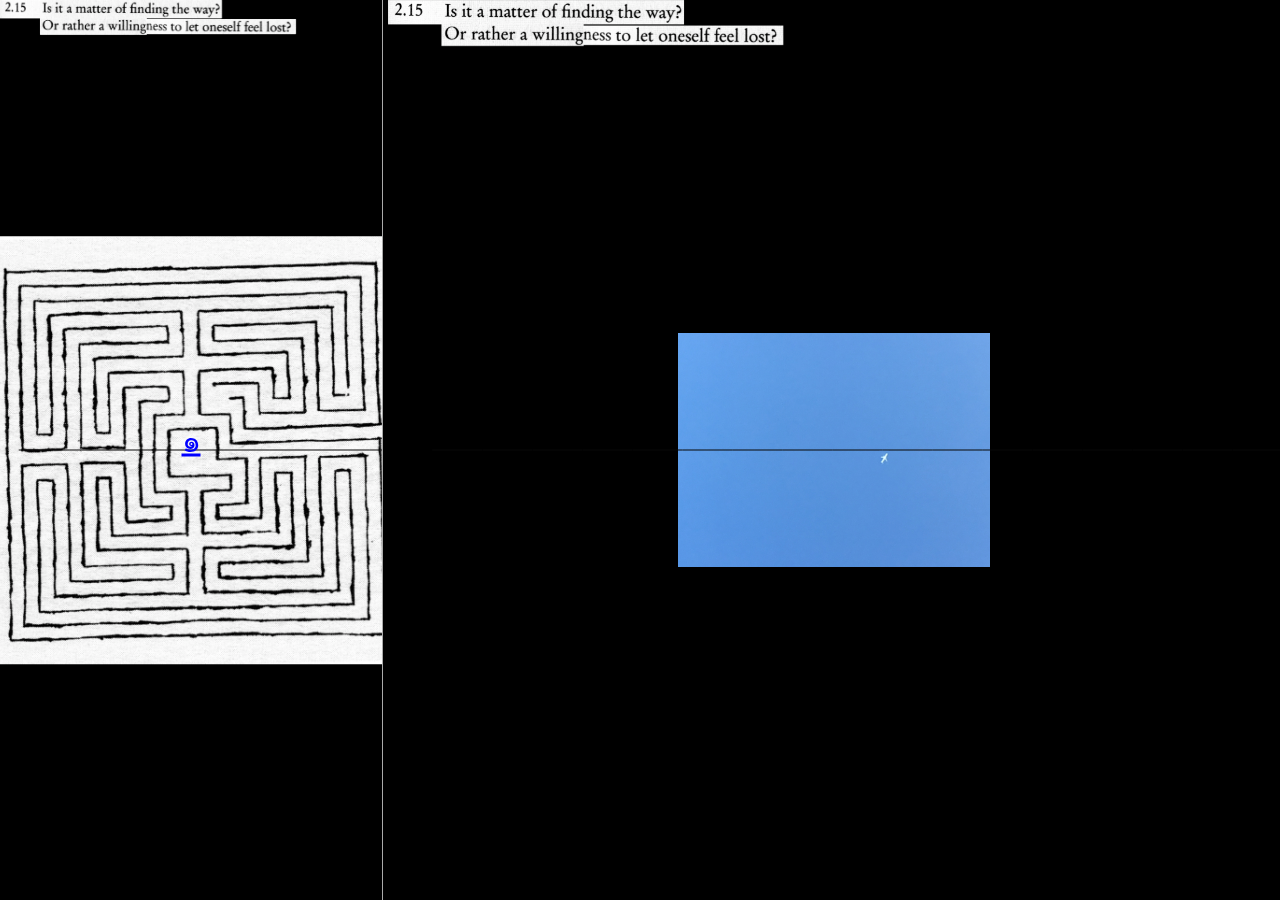
<file: index-split.html>
<!doctype html>

<HTML>
<HEAD>
<TITLE>Is it a matter of finding the way?</TITLE>
<link rel="icon" type="image/png" href="favicon.png">
</HEAD>
<FRAMESET cols="30%, 70%" bordercolor="black">
      <FRAME src="index.html" frameborder="1" bordercolor="black">
      <FRAME src="index-flight.html" frameborder="1" bordercolor="black"bordercolor="black">
</FRAMESET>
</HTML>
</file>
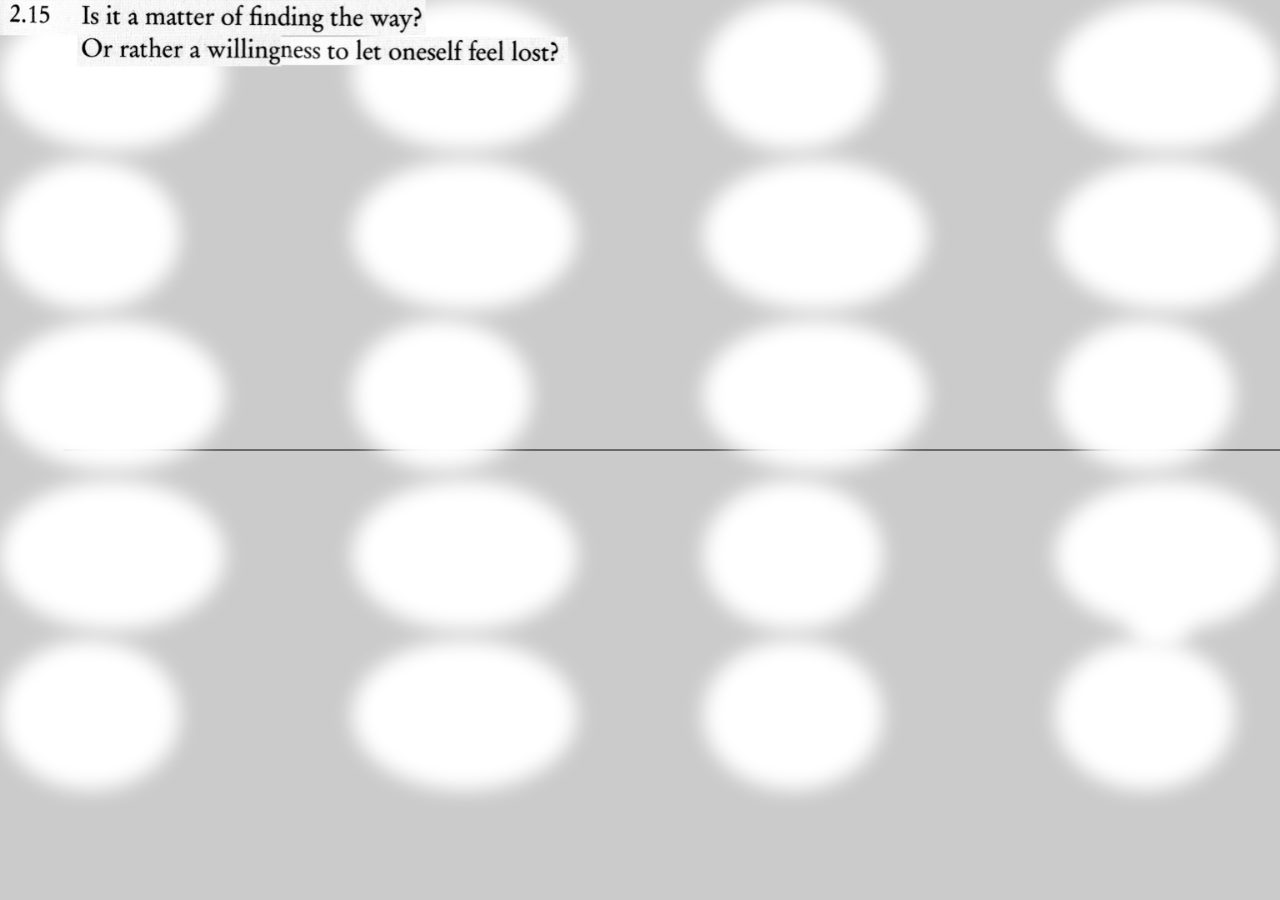
<file: index-tpe.html>
<!doctype html>
<html>

<head>
  <title>Is it a matter of finding the way?</title>
  <link rel="stylesheet" href="style.css">
  <link rel="icon" type="image/png" href="favicon.png">
  <meta name="viewport" content="width=device-width, initial-scale=1.0">
  <script type="text/javascript" src="paper-full.min.js"></script>
  <script type="text/paperscript" canvas="canvas-1">
    // Adapted from the following Processing example:
  // http://processing.org/learning/topics/follow3.html

  // The amount of points in the path:
  var points = 40;

  // The distance between the points:
  var length = 50;

  var path = new Path({
  	strokeColor: 'rgb(9, 9, 9)',
  	strokeWidth: 1,
  	strokeCap: 'round'
  });

  var start = view.center / [10, 1];
  for (var i = 0; i < points; i++)
  	path.add(start + new Point(i * length, 0));

  function onMouseMove(event) {
  	path.firstSegment.point = event.point;
  	for (var i = 0; i < points - 1; i++) {
  		var segment = path.segments[i];
  		var nextSegment = segment.next;
  		var vector = segment.point - nextSegment.point;
  		vector.length = length;
  		nextSegment.point = segment.point - vector;
  	}
  	path.smooth({ type: 'continuous' });
  }

  function onMouseDown(event) {
  	path.fullySelected = true;
  	path.strokeColor = 'rgb(255, 0, 0)';
  }

  function onMouseUp(event) {
  	path.fullySelected = false;
  	path.strokeColor = 'rgb(9, 9, 9)';
  }
  </script>
</head>

<body>

  <div class="canvas">
    <canvas id="canvas-1" resize></canvas>
  </div>

  <!-- always there -->
  <div>
    <div class="enter" id="enter2">๑</div>
    <img class="question" src="img/question.png">
  </div>

  <!-- section Tpi-sec1 -->
  <div class="cloud2" id="cloud-bottom"> </div>
  <div class="cloud-container">
    <div class="clouds">
      <div class="cloud"></div>
      <div class="cloud2"></div>
      <div class="cloud"></div>
      <div class="cloud"></div>
      <div class="cloud2"></div>
      <div class="cloud"></div>
      <div class="cloud"></div>
      <div class="cloud2"></div>
      <div class="cloud"></div>
      <div class="cloud"></div>
      <div class="cloud2"></div>
      <div class="cloud"></div>
      <div class="cloud"></div>
      <div class="cloud2"></div>
      <div class="cloud2"></div>
      <div class="cloud"></div>
      <div class="cloud"></div>
      <div class="cloud2"></div>
      <div class="cloud"></div>
      <div class="cloud2"></div>
    </div>
  </div>

  <div class="face">
    :) :| :( :D :[ :] :) :| :( :D :[ :] :) :| :( :D :[ :] :) :| :( :D :[ :] :) :| :( :D :[ :] :) :| :( :D :[ :] :) :| :( :D :[ :] :) :| :( :D :[ :] :) :| :( :D :[ :] :) :| :( :D :[ :] :) :| :( :D :[ :] :) :| :( :D :[ :] :) :| :( :D :[ :] :) :| :( :D :[ :] :) :| :( :D :[ :] :) :| :( :D :[ :] :) :| :( :D :[ :] :) :| :( :D :[ :] :) :| :( :D :[ :] :) :| :( :D :[ :] :) :| :( :D :[ :] :) :| :( :D :[ :] :) :| :( :D :[ :] :) :| :( :D :[ :] :) :| :( :D :[ :] :) :| :( :D :[ :] :) :| :( :D :[ :] :) :| :( :D :[ :] :) :| :( :D :[ :] :) :| :( :D :[ :] :) :| :( :D :[ :] :) :| :( :D :[ :] :) :| :( :D :[ :] :) :| :( :D :[ :] :) :| :( :D :[ :] :) :| :( :D :[ :] :) :| :( :D :[ :] :) :| :( :D :[ :] :) :| :( :D :[ :] :) :| :( :D :[ :] :) :| :( :D :[ :] :) :| :( :D :[ :] :) :| :( :D :[ :] :) :| :( :D :[ :] :) :| :( :D :[ :] :) :| :( :D :[ :] :) :| :( :D :[ :] :) :| :( :D :[ :] :) :| :( :D :[ :] :) :| :( :D :[ :] :) :| :( :D :[ :] :) :| :( :D :[ :] :) :| :( :D :[ :] :) :| :( :D :[ :] :) :| :( :D :[ :] :) :| :( :D :[ :] :) :| :( :D :[ :] :) :| :( :D :[ :] :) :| :( :D :[ :] :) :| :( :D :[ :] :) :| :( :D :[ :] :) :| :( :D :[ :] :) :| :( :D :[ :] :) :| :( :D :[ :] :) :| :( :D :[ :] :) :| :( :D :[ :] :) :| :( :D :[ :] :) :| :( :D :[ :] :) :| :( :D :[ :] :) :| :( :D :[ :] :) :| :( :D :[ :] :) :| :( :D :[ :] :) :| :( :D :[ :] :)
    <span class="face-bottom">:|</span>
     :( :D :[ :] :) :| :( :D :[ :] :) :| :( :D :[ :] :) :| :( :D :[ :] :) :| :( :D :[ :] :) :| :( :D :[ :] :) :| :( :D :[ :] :) :| :( :D :[ :] :) :| :( :D :[ :] :) :| :( :D :[ :] :) :| :( :D :[ :] :) :| :( :D :[ :] :) :| :( :D :[ :] :) :| :( :D :[ :] :) :| :( :D :[ :] :) :| :( :D :[ :] :) :| :( :D :[ :] :) :| :( :D :[ :] :) :| :( :D :[ :] :) :| :( :D :[ :] :) :| :( :D :[ :] :) :| :( :D :[ :] :) :| :( :D :[ :] :) :| :( :D :[ :] :) :| :( :D :[ :] :) :| :( :D :[ :] :) :| :( :D :[ :] :) :| :( :D :[ :] :) :| :( :D :[ :] :) :| :( :D :[ :] :) :| :( :D :[ :] :) :| :( :D :[ :] :) :| :( :D :[ :] :) :| :( :D :[ :] :) :| :( :D :[ :] :) :| :( :D :[ :] :) :| :( :D :[ :] :) :| :( :D :[ :] :) :| :( :D :[ :] :) :| :( :D :[ :] :) :| :( :D :[ :] :) :| :( :D :[ :] :) :| :( :D :[ :] :) :| :( :D :[ :] :) :| :( :D :[ :] :) :| :( :D :[ :] :) :| :( :D :[ :] :) :| :( :D :[ :] :) :| :( :D :[ :] :) :| :( :D :[ :]
    :) :| :( :D :[ :] :) :| :( :D :[ :] :) :| :( :D :[ :] :) :| :( :D :[ :] :) :| :( :D :[ :] :) :| :( :D :[ :] :) :| :( :D :[ :] :) :| :( :D :[ :] :) :| :( :D :[ :] :) :| :( :D :[ :] :) :| :( :D :[ :] :) :| :( :D :[ :] :) :| :( :D :[ :] :) :| :( :D :[ :] :) :| :( :D :[ :] :) :| :( :D :[ :] :) :| :( :D :[ :] :) :| :( :D :[ :] :) :| :( :D :[ :] :) :| :( :D :[ :] :) :| :( :D :[ :] :) :| :( :D :[ :] :) :| :( :D :[ :] :) :| :( :D :[ :] :) :| :( :D :[ :] :) :| :( :D :[ :] :) :| :( :D :[ :] :) :| :( :D :[ :] :) :| :( :D :[ :] :) :| :( :D :[ :] :) :| :( :D :[ :] :) :| :( :D :[ :] :) :| :( :D :[ :] :) :| :( :D :[ :] :) :| :( :D :[ :] :) :| :( :D :[ :] :) :| :( :D :[ :] :) :| :( :D :[ :] :) :| :( :D :[ :] :) :| :( :D :[ :] :) :| :( :D :[ :] :) :| :( :D :[ :] :) :| :( :D :[ :] :) :| :( :D :[ :] :) :| :( :D :[ :] :) :| :( :D :[ :] :) :| :( :D :[ :] :) :| :( :D :[ :] :) :| :( :D :[ :] :) :| :( :D :[ :] :) :| :( :D :[ :] :) :| :( :D :[ :] :) :| :( :D :[ :] :) :| :( :D :[ :] :) :| :( :D :[ :] :) :| :( :D :[ :] :) :| :( :D :[ :] :) :| :( :D :[ :] :) :| :( :D :[ :] :) :| :( :D :[ :] :) :| :( :D :[ :] :) :| :( :D :[ :] :) :| :( :D :[ :] :) :| :( :D :[ :] :) :| :( :D :[ :] :) :| :( :D :[ :] :) :| :( :D :[ :] :) :| :( :D :[ :] :) :| :( :D :[ :] :) :| :( :D :[ :] :) :| :( :D :[ :] :) :| :( :D :[ :] :) :| :( :D :[ :] :) :| :( :D :[ :] :) :| :( :D :[ :] :) :| :( :D :[ :] :) :| :( :D :[ :] :) :| :( :D :[ :] :) :| :( :D :[ :] :) :| :( :D :[ :] :) :| :( :D :[ :] :) :| :( :D :[ :]
    :) :| :( :D :[ :] :) :| :( :D :[ :] :) :| :( :D :[ :] :) :| :( :D :[ :] :) :| :( :D :[ :] :) :| :( :D :[ :] :) :| :( :D :[ :] :) :| :( :D :[ :] :) :| :( :D :[ :] :) :| :( :D :[ :] :) :| :( :D :[ :] :) :| :( :D :[ :] :) :| :( :D :[ :] :) :| :( :D
    :[ :] :) :| :( :D :[ :] :) :| :( :D :[ :] :) :| :( :D :[ :] :) :| :( :D :[ :] :) :| :( :D :[ :] :) :| :( :D :[ :] :) :| :( :D :[ :] :) :| :( :D :[ :] :) :| :( :D :[ :] :) :| :( :D :[ :] :) :| :( :D :[ :] :) :| :( :D :[ :] :) :| :( :D :[ :] :) :|
    :( :D :[ :] :) :| :( :D :[ :] :) :| :( :D :[ :] :) :| :( :D :[ :] :) :| :( :D :[ :] :) :| :( :D :[ :] :) :| :( :D :[ :] :) :| :( :D :[ :] :) :| :( :D :[ :] :) :| :( :D :[ :] :) :| :( :D :[ :] :) :| :( :D :[ :] :) :| :( :D :[ :] :) :| :( :D :[ :]
    :) :| :( :D :[ :] :) :| :( :D :[ :] :) :| :( :D :[ :] :) :| :( :D :[ :] :) :| :( :D :[ :] :) :| :( :D :[ :] :) :| :( :D :[ :] :) :| :( :D :[ :] :) :| :( :D :[ :] :) :| :( :D :[ :] :) :| :( :D :[ :] :) :| :( :D :[ :] :) :| :( :D :[ :] :) :| :( :D
    :[ :] :) :| :( :D :[ :] :) :| :( :D :[ :] :) :| :( :D :[ :] :) :| :( :D :[ :] :) :| :( :D :[ :] :) :| :( :D :[ :] :) :| :( :D :[ :] :) :| :( :D :[ :] :) :| :( :D :[ :] :) :| :( :D :[ :] :) :| :( :D :[ :] :) :| :( :D :[ :] :) :| :( :D :[ :] :) :| :( :D :[ :] :) :| :( :D :[ :] :) :| :( :D :[ :] :) :| :( :D :[ :] :) :| :( :D :[ :] :) :| :( :D :[ :] :) :| :( :D :[ :] :) :| :( :D :[ :] :) :| :( :D :[ :] :) :| :( :D :[ :] :) :| :( :D :[ :]
    :) :| :( :D :[ :] :) :| :( :D :[ :] :) :| :( :D :[ :] :) :| :( :D :[ :] :) :| :( :D :[ :] :) :| :( :D :[ :] :) :| :( :D :[ :] :) :| :( :D :[ :] :) :| :( :D :[ :] :) :| :( :D :[ :] :) :| :( :D :[ :] :) :| :( :D :[ :] :) :| :( :D :[ :] :) :| :( :D
    :[ :] :) :| :( :D :[ :] :) :| :( :D :[ :] :) :| :( :D :[ :] :) :| :( :D :[ :] :) :| :( :D :[ :] :) :| :( :D :[ :] :) :| :( :D :[ :] :) :| :( :D :[ :] :) :| :( :D :[ :] :) :| :( :D :[ :] :) :| :( :D :[ :] :) :| :( :D :[ :] :) :| :( :D :[ :] :) :|
    :( :D :[ :] :) :| :( :D :[ :] :) :| :( :D :[ :] :) :| :( :D :[ :] :) :| :( :D :[ :] :) :| :( :D :[ :] :) :| :( :D :[ :] :) :| :( :D :[ :] :) :| :( :D :[ :] :) :| :( :D :[ :] :) :| :( :D :[ :] :) :| :( :D :[ :] :) :| :( :D :[ :] :) :| :( :D :[ :]
    :) :| :( :D :[ :] :) :| :( :D :[ :] :) :| :( :D :[ :] :) :| :( :D :[ :] :) :| :( :D :[ :] :) :| :( :D :[ :] :) :| :( :D :[ :] :) :| :( :D :[ :] :) :| :( :D :[ :] :) :| :( :D :[ :] :) :| :( :D :[ :] :) :| :( :D :[ :] :) :| :( :D :[ :] :) :| :( :D
    :[ :] :) :| :( :D :[ :] :) :| :( :D :[ :] :) :| :( :D :[ :] :) :| :( :D :[ :] :) :| :( :D :[ :] :) :| :( :D :[ :] :) :| :( :D :[ :] :) :| :( :D :[ :] :) :| :( :D :[ :] :) :| :( :D :[ :] :) :| :( :D :[ :] :) :| :( :D :[ :] :) :| :( :D :[ :] :) :|
    :( :D :[ :] :) :| :( :D :[ :] :) :| :( :D :[ :] :) :| :( :D :[ :] :) :| :( :D :[ :] :) :| :( :D :[ :] :) :| :( :D :[ :] :) :| :( :D :[ :] :) :| :( :D :[ :] :) :| :( :D :[ :] :) :| :( :D :[ :] :) :| :( :D :[ :] :) :| :( :D :[ :] :) :| :( :D :[ :]
    :) :| :( :D :[ :] :) :| :( :D :[ :] :) :| :( :D :[ :] :) :| :( :D :[ :] :) :| :( :D :[ :] :) :| :( :D :[ :] :) :| :( :D :[ :] :) :| :( :D :[ :] :) :| :( :D :[ :] :) :| :( :D :[ :] :) :| :( :D :[ :] :) :| :( :D :[ :] :) :| :( :D :[ :] :) :| :( :D
    :[ :] :) :| :( :D :[ :] :) :| :( :D :[ :] :) :| :( :D :[ :] :) :| :( :D :[ :] :) :| :( :D :[ :] :) :| :( :D :[ :] :) :| :( :D :[ :] :) :| :( :D :[ :] :) :| :( :D :[ :] :) :| :( :D :[ :] :) :| :( :D :[ :] :) :| :( :D :[ :] :) :| :( :D :[ :] :) :|
    :( :D :[ :] :) :| :( :D :[ :] :) :| :( :D :[ :] :) :| :( :D :[ :] :) :| :( :D :[ :] :) :| :( :D :[ :] :) :| :( :D :[ :] :) :| :( :D :[ :] :) :| :( :D :[ :] :) :| :( :D :[ :] :) :| :( :D :[ :] :) :| :( :D :[ :] :) :| :( :D :[ :] :) :| :( :D :[ :]
    :) :| :( :D :[ :] :) :| :( :D :[ :] :) :| :( :D :[ :] :) :| :( :D :[ :] :) :| :( :D :[ :] :) :| :( :D :[ :] :) :| :( :D :[ :] :) :| :( :D :[ :] :) :| :( :D :[ :] :) :| :( :D :[ :] :) :| :( :D :[ :] :) :| :( :D :[ :] :) :| :( :D :[ :] :) :| :( :D
    :[ :] :) :| :( :D :[ :] :) :| :( :D :[ :] :) :| :( :D :[ :] :) :| :( :D :[ :] :) :| :( :D :[ :] :) :| :( :D :[ :] :) :| :( :D :[ :] :) :| :( :D :[ :] :) :| :( :D :[ :] :) :| :( :D :[ :] :) :| :( :D :[ :] :) :| :( :D :[ :] :) :| :( :D :[ :] :) :|
    :( :D :[ :] :) :| :( :D :[ :] :) :| :( :D :[ :] :) :| :( :D :[ :] :) :| :( :D :[ :] :) :| :( :D :[ :] :) :| :( :D :[ :] :) :| :( :D :[ :] :) :| :( :D :[ :] :) :| :( :D :[ :] :) :| :( :D :[ :] :) :| :( :D :[ :] :) :| :( :D :[ :] :) :| :( :D :[ :]
    :) :| :( :D :[ :] :) :| :( :D :[ :] :) :| :( :D :[ :] :) :| :( :D :[ :] :) :| :( :D :[ :] :) :| :( :D :[ :] :) :| :( :D :[ :] :) :| :( :D :[ :] :) :| :( :D :[ :] :) :| :( :D :[ :] :) :| :( :D :[ :] :) :| :( :D :[ :] :) :| :( :D :[ :] :) :| :( :D
    :[ :] :) :| :( :D :[ :] :) :| :( :D :[ :] :) :| :( :D :[ :] :) :| :( :D :[ :] :) :| :( :D :[ :] :) :| :( :D :[ :] :) :| :( :D :[ :] :) :| :( :D :[ :] :) :| :( :D :[ :] :) :| :( :D :[ :] :) :| :( :D :[ :] :) :| :( :D :[ :] :) :| :( :D :[ :] :) :|
    :( :D :[ :] :) :| :( :D :[ :] :) :| :( :D :[ :] :) :| :( :D :[ :] :) :| :( :D :[ :] :) :| :( :D :[ :] :) :| :( :D :[ :] :) :| :( :D :[ :] :) :| :( :D :[ :] :) :| :( :D :[ :] :) :| :( :D :[ :] :) :| :( :D :[ :] :) :| :( :D :[ :] :) :| :( :D :[ :]
    :) :| :( :D :[ :] :) :| :( :D :[ :] :) :| :( :D :[ :] :) :| :( :D :[ :] :) :| :( :D :[ :] :) :| :( :D :[ :] :) :| :( :D :[ :] :) :| :( :D :[ :] :) :| :( :D :[ :] :) :| :( :D :[ :] :) :| :( :D :[ :] :) :| :( :D :[ :] :) :| :( :D :[ :] :) :| :( :D
    :[ :] :) :| :( :D :[ :] :) :| :( :D :[ :] :) :| :( :D :[ :] :) :| :( :D :[ :] :) :| :( :D :[ :] :) :| :( :D :[ :] :) :| :( :D :[ :] :) :| :( :D :[ :] :) :| :( :D :[ :] :) :| :( :D :[ :] :) :| :( :D :[ :] :) :| :( :D :[ :] :) :| :( :D :[ :] :) :|
    :( :D :[ :] :) :| :( :D :[ :] :) :| :( :D :[ :] :) :| :( :D :[ :] :) :| :( :D :[ :] :) :| :( :D :[ :] :) :| :( :D :[ :] :) :| :( :D :[ :]

  </div>

  <div class="math">

    <div class="m-question">

      <div class="math-question"><img class="math-question-1" src="img/math-question.jpg"></div>

      <div class="equal">
        <div>＝</div>
      </div>

      <input id="answer" type="text" name="math" value="wander around" width="6%">

    </div>

    <img class="math-answer" src="img/math-answer.jpg">
    <div class="math-answer-hover"></div>

    <div id="yes">
      💯
    </div>

  </div>

  <div class="a"><span class="a-enlarge"></span></div>

  <!-- section1 -->
  <div class="begin-board">
    <img class="labyrinth" src="img/labyrinth.jpeg">
  </div>

  <!-- section2 -->
  <div class="flight-bottom"><img class="flight-img" src="img/flight-bottom.jpg"></div>

  <div class="flight-board" id="sky">

    <img class="flight" src="img/sky-2.jpg">
    <img class="flight-1" src="img/sky-3.jpg">

    <a href="index-press-tpe.html"><img class="taipei-bottom" src="img/taipei.png"></a>

    <a href="index-press-ric.html"><img class="ric-bottom" src="img/ric.png"></a>

  </div>

  <!-- section A-->
  <div class="code">
    2019dQpBx39Ut9NobRRTAkbP????2019k04t4GWXabqJSQ60IziY????2019JX8MDO*R8UPe#ACc%VLN????2019rt0MXSQR4ePJ9RBWA1dh????2019rQMJOXX2jEnQx9e6%RYe????2019n2Hq7DScCqb!B1QiKtxA???2019K7rEzy2gMswtG^su%p!K????2019ZZPXA1yTJ2$7rFruMo!m????2019WV9FWFjhiwn7e455hFy4????2019jIfDoIntJySa#l&*9MUs????2019dFqcXVG^!UoJxC1D272&????2019@3@MLO8DFAP#14!k*s2e????2019TCX4tx@LvtH$BO1drM8X????2019G8hwj^CsCbEj#WHRSEjX????20193AdTBj&vKhQ2rB70Z71M????201986$&chEcx@5$$EtDBos@????20193faj5JW4Vk8@pjw*1ON^????20196rFg$GR!yJ03mEHelu*z????2019VQ^ndUXlZPo58MhGFZ$1????2019P#^s4CVZgkyw9rtdhduf????2019Xi1@%U1PYJRyRhXWL4vd????201942WcTz^I!@x#7ugVVPcB????2019j#E64*ied@$zNvlNC$oW????20193bUFFO2T!qsdawxoL4gK????<span class="flower-bottom">✿ photosensitive warning THE FOLLOWING CONTAINS BRIGHT/FLASHING LIGHTS</span>9jqkKtf2BePaYa4EOYtMM????2019ULSCt#bsJx@fOMeXHGIO????2019qTj@VgtVDZ#sPr6qFC83????2019q*!O52SZp!hpfvUnpYVy????2019EADXOjZV0OjT3eGBc8gE????2019JH^4m%*y$fAPpW&qDded????20190sCRNgiYywvifWrb#eLX????2019qyCZ9NiRyDDhtvKfIb5q????2019l7ZsIh4R%OwYfsqT3!B8????2019NLxWXZ3mT&2ywCQFuRdV????2019nh8Q^sa@RpGQPvF&GdDe????2019aNXtUnV*nXddao7UjRE3???2019IR19C5qLyhWPU347m$kx????2019NZpZQ5DnJA^j*nYqrM35????2019cxNUfrW9YD0Lxre!OqZu????2019AKwQ@uzsY5K8zrt8hk9O????2019c6Et@fSdp1mJD7HRmHGc????2019G#dpz*oFx2%o1rHgNCEO????2019c0@$$w%udbHzkW4@QETU????2019dLrYbEWtqWFA3r0^FZCb????20195!c$oEE6EF0SNvXQXWfA????2019uZIN5$OcL@eg8qaip4Vi????2019STf&%xCu^d4MEtmpJyzD????2019T53r!nzxCV7CaoitNeQs????2019d6DHTAjqc8&PDyzaUJWU????20194K@9h5k&3DO5Zxit&xg6????2019qj1yG2w6t$m7Cm%@JCRH????2019No@n0B^Z*R44&g3RL$Qr????2019W!IyX!hUDoWCLfYS^yGv????2019v$2nj!Df9G^AG2hLhYej????2019kye28%!qPU9EizCCox#D????2019wQiZkKt534zzn57esm1u????2019Q1YR%R@L&F@3rBVfyzgZ????2019zzBglDg%$xh8ywc1Tkw3????2019ETtup8@SKh61E$JTUHjd????2019@StBqMMBITIsNukFM867????2019rkNOdO9*qmmw&&78vju6????2019$w&hOyDp%YDGB$zYmi7&????2019S7cvUt@$zRc#UVVC^Bg5????2019uvL8l*OxJ4kTCsfqGu7i????20197Z*kNCJdfqwQ%YM#bTxm????2019EqbQSwSx%X@NuF#oeQSn????2019mxZP6ZAcYfEf*e9Wj1o7????19HXbM7mwlWhMijFOS2BQ#????2019^%uzP*Jh$DDeIs$5rhmE????2019A$I!0Q5py!aoNW8G4pGM????2019Z92CtJZob71KhjK9TeqG????2019pVE1kkO$DZtyvjcS3lcJ????20195wGCgWiIjiULbDQrWveF???019F5XfiHUDk&*bvBqjkUv^????2019%M3XXbNUKCOz#tK!d2Mz????2019iZRmeWMoO$zK0$7D!y!Z????20193jzNVPqPk%YyBogWvhgh????2019CKdFfPgndYOIvE4z&$UI????2019ojm47TR9eDoV3!ltlH2g???2019QGF^V1fnx6w@mfcRoKI0????2019qBnEPLvCfM*U#WXQ1Wq0????2019AVu5PoliRk*eGTB@@ksI????2019EQ!XpMCqpBT0Mext$4j$????2019hn#pvoclxL$GI7paXOZ0????2019yZ4X7E$$wA8fOF84rw9u????2019P3VYB9#XG6wej%BDG8Bx????2019$^LSRu&@j*soxov3m$AR????2019DnGzRUq&SjYpS5GjXm7A????20196yF43lbUHXFN#iVvB$iE????2019uV629GAUWxtT6cB42Q0t????2019B2A!&Dx#qc$Peyz8vuGv????2019gW1I^qBJwl*C9#209rHP????2019XG@3XyBcT#dz4Jsg2C!3????01920oKj&jz!Yo5MKH%h%yk????2019s4x$0Zuqr$od@$kFt4F0????2019ITyL&wq*3YX&y%iH3olL????2019CiICvVy@P$JLbdDPCPyR????2019lTGbt2#LC%Du6KFqSCJl????2019lG6I0Gh$Wl4ZJx%&tvtL????20197mTJ6%9I2ldUZliI44eV????2019wEFLE$iMb2OS$6hZAG7X????2019rTlAL3OLacoxC$j*DvRv????2019EF6NRwz1VZbK6UQ58cr5????2019Abz%eS84&E1r!n76VcF1????2019HFhlb&3QqqtEJM%Vk58x????2019nuHZFaXZShV4ft&cD7%7????20190mN6KnBcOctXMe7fCn&W????20190#0FLJJXY*fTEWeZ9XYG????2019!VL*Apk*CrX5XRNiq3Ds????2019VIoP3Nzqc1VMCXRv!tFK????2019DIGJyRdrEAFO5$$7K4UF????2019OdXF8GwxPIgBnlR*$5Fr????20193SQ6jfv8o9DLcpR&^WX1????2019ih^Y^sMnoipugltR#vIR????2019TsJo*x#qTMZIE8yEn2DE????2019aZxa8$OX9Sd9U&r4OSFn????2019W0PpFSdzoHHWNmQ#nbCx????2019TnbvMW4Oi5o3pKpKUJ@p????2019PpxHxkaU0InF!AmbHOXL????2019&*iP1$CT4W#YAZA5!4O&????20195R9AfF8$93cIiMd$o3pe????2019&uCg!XwCzowHh@IGC%IC????2019E1PV6Dsd^7jMudYLfGmO????2019c22I8!p540lhj$8!QVuV????2019F2&o8Cj^w^sU8Jf&o$V7????2019CHOIzEB6#sdw6Oz8tsL@????2019ItB8jbSKfb8MHdKKFP1%????2019gZ@OmgKMjQE7@&fp11hW????2019ehXtM1^EkNDHen#oVeBk????2019dj0FsoawjCAE0$keUH5V????2019AxJBW!3#C%bwl5WEIVIQ????2019zC!95hhjh2RW664IcUCo????2019WEvLh2hjfLbxLVTXxxV4????2019&VG9Xm25xFvuiHqCJNpt????2019kKENAdXDv7Za2G4CEZ8m????2019Lgl&Q0dmLEDLEZXA@1QN????20199rngJ2iktkXECm7UUSnd????2019&eFdJ!25E3^Mfon4u8pj????2019!30#bzr2NFks3hBOJFo0????2019u9CBrvmwOS7K73rx5NUa???2019CcCqhAPr3pKFQ&6RJFy!????2019WjN!58iv2IRJpHUOD5j#????2019C@tKAG@KMUaA4f8NlR*B????2019vyO2Yqe2pdo2kKPz5Yip????2019yO0%z1Dfh7NNAUySB&og????2019A3R9kn^T1KSrBYAmCOD2???20199YjIAF^JMB^4z3@iKoQ0????2019pB9u#KVx&rPQtSYARAvj????2019nQ#Rp!bGSVRNMN97I$EZ????2019PvpY$Cju7gtPs!PfT7XI????2019MFBgYdzM41L^j1JM$M8u????2019Btp@$#mSftyxr21zNjdY????2019y&M1aB&np@x2EUldomkd????2019@KCNW!6F7M1BV9Q@1Hsl????20199EqcnXealD%FUinzulM&????20196^6Y$mKHvt2GZ7FdAWVF????2019sKPXJRlV1cTy4vfeRi1&????2019angLU52oUmjtng!KusKl???2019y9tBEbO$oiLY0DkiBETD????2019TZv4TcF#truo3JdoTIe3????2019n%lt6jIZi8uIWjV$$%gd????2019UGNrSjbbF0OgoprxonB%????2019rA#AMClW!9*9L##sHn%w????2019jcohnFxDOacg!tK$UudM????2019y8zJRJMuP#6kfBrkxuu@????2019Yc5CyN*mv8!a$K2KKTRP????20192HuS!MH$!mDCIc%Fa@tJ????2019r8WZ3d1LSPBVcezb!&hn????2019HO0CQb0HDKV1s11HX3vY????20197yzI0tNDdLX0pN5T4rtb????2019qvpwsXEGSOfKzER4PkcG????2019cP&I@DguL8hb4IF#d1Xv????20192vJAlRKf57cyR69r*oD$????2019*sIFZy6nTPHe6vm*t*ar????2019E8mq8yqevMwGW%mo*dRE????201993cUyoW9bdZaDa8Y6fwt????20196vuXKpVDXXd&@1oXsgko????2019TL2a0#TxoykM8aLn7L*u????20198$*hOFe6bEM0hk7YvH%O????20198ltHcezNifOnVkxG#L$B????20192#13VDrgjG10CluZPS4f????2019iredOmqtqbUQO#@LrSdG????2019dQpBx39Ut9NobRRTAkbP????2019k04t4GWXabqJSQ60IziY???2019JX8MDO*R8UPe#ACc%VLN????2019rt0MXSQR4ePJ9RBWA1dh????2019rQMJOXX2jEnQx9e6%RYe????2019n2Hq7DScCqb!B1QiKtxA???2019K7rEzy2gMswtG^su%p!K????2019ZZPXA1yTJ2$7rFruMo!m????2019WV9FWFjhiwn7e455hFy4????2019jIfDoIntJySa#l&*9MUs????2019dFqcXVG^!UoJxC1D272&????2019@3@MLO8DFAP#14!k*s2e????2019TCX4tx@LvtH$BO1drM8X????2019G8hwj^CsCbEj#WHRSEjX????20193AdTBj&vKhQ2rB70Z71M????201986$&chEcx@5$$EtDBos@????20193faj5JW4Vk8@pjw*1ON^????20196rFg$GR!yJ03mEHelu*z????2019VQ^ndUXlZPo58MhGFZ$1????2019P#^s4CVZgkyw9rtdhduf????2019Xi1@%U1PYJRyRhXWL4vd????201942WcTz^I!@x#7ugVVPcB????2019j#E64*ied@$zNvlNC$oW????20193bUFFO2T!qsdawxoL4gK????9jqkKtf2BePaYa4EOYtMM????2019ULSCt#bsJx@fOMeXHGIO????2019qTj@VgtVDZ#sPr6qFC83????2019q*!O52SZp!hpfvUnpYVy????2019EADXOjZV0OjT3eGBc8gE????2019JH^4m%*y$fAPpW&qDded????20190sCRNgiYywvifWrb#eLX????2019qyCZ9NiRyDDhtvKfIb5q????2019l7ZsIh4R%OwYfsqT3!B8????2019NLxWXZ3mT&2ywCQFuRdV????2019nh8Q^sa@RpGQPvF&GdDe????2019aNXtUnV*nXddao7UjRE3???2019IR19C5qLyhWPU347m$kx????2019NZpZQ5DnJA^j*nYqrM35????2019cxNUfrW9YD0Lxre!OqZu????2019AKwQ@uzsY5K8zrt8hk9O????2019c6Et@fSdp1mJD7HRmHGc????2019G#dpz*oFx2%o1rHgNCEO????2019c0@$$w%udbHzkW4@QETU????2019dLrYbEWtqWFA3r0^FZCb????20195!c$oEE6EF0SNvXQXWfA????2019uZIN5$OcL@eg8qaip4Vi????2019STf&%xCu^d4MEtmpJyzD????2019T53r!nzxCV7CaoitNeQs????2019d6DHTAjqc8&PDyzaUJWU????20194K@9h5k&3DO5Zxit&xg6????2019qj1yG2w6t$m7Cm%@JCRH????2019No@n0B^Z*R44&g3RL$Qr????2019W!IyX!hUDoWCLfYS^yGv????2019v$2nj!Df9G^AG2hLhYej????2019kye28%!qPU9EizCCox#D????2019wQiZkKt534zzn57esm1u????2019Q1YR%R@L&F@3rBVfyzgZ????2019zzBglDg%$xh8ywc1Tkw3????2019ETtup8@SKh61E$JTUHjd????2019@StBqMMBITIsNukFM867????2019rkNOdO9*qmmw&&78vju6????2019$w&hOyDp%YDGB$zYmi7&????2019S7cvUt@$zRc#UVVC^Bg5????2019uvL8l*OxJ4kTCsfqGu7i????20197Z*kNCJdfqwQ%YM#bTxm????2019EqbQSwSx%X@NuF#oeQSn????2019mxZP6ZAcYfEf*e9Wj1o7????19HXbM7mwlWhMijFOS2BQ#????2019^%uzP*Jh$DDeIs$5rhmE????2019A$I!0Q5py!aoNW8G4pGM????2019Z92CtJZob71KhjK9TeqG????2019pVE1kkO$DZtyvjcS3lcJ????20195wGCgWiIjiULbDQrWveF???019F5XfiHUDk&*bvBqjkUv^????2019%M3XXbNUKCOz#tK!d2Mz????2019iZRmeWMoO$zK0$7D!y!Z????20193jzNVPqPk%YyBogWvhgh????2019CKdFfPgndYOIvE4z&$UI????2019ojm47TR9eDoV3!ltlH2g???2019QGF^V1fnx6w@mfcRoKI0????2019qBnEPLvCfM*U#WXQ1Wq0????2019AVu5PoliRk*eGTB@@ksI????2019EQ!XpMCqpBT0Mext$4j$????2019hn#pvoclxL$GI7paXOZ0????2019yZ4X7E$$wA8fOF84rw9u????2019P3VYB9#XG6wej%BDG8Bx????2019$^LSRu&@j*soxov3m$AR????2019DnGzRUq&SjYpS5GjXm7A????20196yF43lbUHXFN#iVvB$iE????2019uV629GAUWxtT6cB42Q0t????2019B2A!&Dx#qc$Peyz8vuGv????2019gW1I^qBJwl*C9#209rHP????2019XG@3XyBcT#dz4Jsg2C!3????01920oKj&jz!Yo5MKH%h%yk????2019s4x$0Zuqr$od@$kFt4F0????2019ITyL&wq*3YX&y%iH3olL????2019CiICvVy@P$JLbdDPCPyR????2019lTGbt2#LC%Du6KFqSCJl????2019lG6I0Gh$Wl4ZJx%&tvtL????20197mTJ6%9I2ldUZliI44eV????2019wEFLE$iMb2OS$6hZAG7X????2019rTlAL3OLacoxC$j*DvRv????2019EF6NRwz1VZbK6UQ58cr5????2019Abz%eS84&E1r!n76VcF1????2019HFhlb&3QqqtEJM%Vk58x????2019nuHZFaXZShV4ft&cD7%7????20190mN6KnBcOctXMe7fCn&W????20190#0FLJJXY*fTEWeZ9XYG????2019!VL*Apk*CrX5XRNiq3Ds????2019VIoP3Nzqc1VMCXRv!tFK????2019DIGJyRdrEAFO5$$7K4UF????2019OdXF8GwxPIgBnlR*$5Fr????20193SQ6jfv8o9DLcpR&^WX1????2019ih^Y^sMnoipugltR#vIR????2019TsJo*x#qTMZIE8yEn2DE????2019aZxa8$OX9Sd9U&r4OSFn????2019W0PpFSdzoHHWNmQ#nbCx????2019TnbvMW4Oi5o3pKpKUJ@p????2019PpxHxkaU0InF!AmbHOXL????2019&*iP1$CT4W#YAZA5!4O&????20195R9AfF8$93cIiMd$o3pe????2019&uCg!XwCzowHh@IGC%IC????2019E1PV6Dsd^7jMudYLfGmO????2019c22I8!p540lhj$8!QVuV????2019F2&o8Cj^w^sU8Jf&o$V7????2019CHOIzEB6#sdw6Oz8tsL@????2019ItB8jbSKfb8MHdKKFP1%????2019gZ@OmgKMjQE7@&fp11hW????2019ehXtM1^EkNDHen#oVeBk????2019dj0FsoawjCAE0$keUH5V????2019AxJBW!3#C%bwl5WEIVIQ????2019zC!95hhjh2RW664IcUCo????2019WEvLh2hjfLbxLVTXxxV4????2019&VG9Xm25xFvuiHqCJNpt????2019kKENAdXDv7Za2G4CEZ8m????2019Lgl&Q0dmLEDLEZXA@1QN????20199rngJ2iktkXECm7UUSnd????2019&eFdJ!25E3^Mfon4u8pj????2019!30#bzr2NFks3hBOJFo0????2019u9CBrvmwOS7K73rx5NUa???2019CcCqhAPr3pKFQ&6RJFy!????2019WjN!58iv2IRJpHUOD5j#????2019C@tKAG@KMUaA4f8NlR*B????2019vyO2Yqe2pdo2kKPz5Yip????2019yO0%z1Dfh7NNAUySB&og????2019A3R9kn^T1KSrBYAmCOD2???20199YjIAF^JMB^4z3@iKoQ0????2019pB9u#KVx&rPQtSYARAvj????2019nQ#Rp!bGSVRNMN97I$EZ????2019PvpY$Cju7gtPs!PfT7XI????2019MFBgYdzM41L^j1JM$M8u????2019Btp@$#mSftyxr21zNjdY????2019y&M1aB&np@x2EUldomkd????2019@KCNW!6F7M1BV9Q@1Hsl????20199EqcnXealD%FUinzulM&????20196^6Y$mKHvt2GZ7FdAWVF????2019sKPXJRlV1cTy4vfeRi1&????2019angLU52oUmjtng!KusKl???2019y9tBEbO$oiLY0DkiBETD????2019TZv4TcF#truo3JdoTIe3????2019n%lt6jIZi8uIWjV$$%gd????2019UGNrSjbbF0OgoprxonB%????2019rA#AMClW!9*9L##sHn%w????2019jcohnFxDOacg!tK$UudM????2019y8zJRJMuP#6kfBrkxuu@????2019Yc5CyN*mv8!a$K2KKTRP????20192HuS!MH$!mDCIc%Fa@tJ????2019r8WZ3d1LSPBVcezb!&hn????2019HO0CQb0HDKV1s11HX3vY????20197yzI0tNDdLX0pN5T4rtb????2019qvpwsXEGSOfKzER4PkcG????2019cP&I@DguL8hb4IF#d1Xv????20192vJAlRKf57cyR69r*oD$????2019*sIFZy6nTPHe6vm*t*ar????2019E8mq8yqevMwGW%mo*dRE????201993cUyoW9bdZaDa8Y6fwt????20196vuXKpVDXXd&@1oXsgko????2019TL2a0#TxoykM8aLn7L*u????20198$*hOFe6bEM0hk7YvH%O????20198ltHcezNifOnVkxG#L$B????20192#13VDrgjG10CluZPS4f????2019iredOmqtqbUQO#@LrSdG????2019PpxHxkaU0InF!AmbHOXL????2019&*iP1$CT4W#YAZA5!4O&????20195R9AfF8$93cIiMd$o3pe????2019&uCg!XwCzowHh@IGC%IC????2019E1PV6Dsd^7jMudYLfGmO????2019c22I8!p540lhj$8!QVuV????2019F2&o8Cj^w^sU8Jf&o$V7????2019CHOIzEB6#sdw6Oz8tsL@????2019ItB8jbSKfb8MHdKKFP1%????2019gZ@OmgKMjQE7@&fp11hW????2019ehXtM1^EkNDHen#oVeBk????2019dj0FsoawjCAE0$keUH5V????2019AxJBW!3#C%bwl5WEIVIQ????2019zC!95hhjh2RW664IcUCo????2019WEvLh2hjfLbxLVTXxxV4????2019&VG9Xm25xFvuiHqCJNpt????2019kKENAdXDv7Za2G4CEZ8m????2019Lgl&Q0dmLEDLEZXA@1QN????20199rngJ2iktkXECm7UUSnd????2019&eFdJ!25E3^Mfon4u8pj????2019!30#bzr2NFks3hBOJFo0????2019u9CBrvmwOS7K73rx5NUa???2019CcCqhAPr3pKFQ&6RJFy!????2019WjN!58iv2IRJpHUOD5j#????2019C@tKAG@KMUaA4f8NlR*B????2019vyO2Yqe2pdo2kKPz5Yip????2019yO0%z1Dfh7NNAUySB&og????2019A3R9kn^T1KSrBYAmCOD2???20199YjIAF^JMB^4z3@iKoQ0????2019pB9u#KVx&rPQtSYARAvj????2019nQ#Rp!bGSVRNMN97I$EZ????2019PvpY$Cju7gtPs!PfT7XI????2019MFBgYdzM41L^j1JM$M8u????2019Btp@$#mSftyxr21zNjdY????2019y&M1aB&np@x2EUldomkd????2019@KCNW!6F7M1BV9Q@1Hsl????20199EqcnXealD%FUinzulM&????20196^6Y$mKHvt2GZ7FdAWVF????2019sKPXJRlV1cTy4vfeRi1&????2019angLU52oUmjtng!KusKl???2019dQpBx39Ut9NobRRTAkbP????2019k04t4GWXabqJSQ60IziY???2019JX8MDO*R8UPe#ACc%VLN????2019rt0MXSQR4ePJ9RBWA1dh????2019rQMJOXX2jEnQx9e6%RYe????2019n2Hq7DScCqb!B1QiKtxA???2019K7rEzy2gMswtG^su%p!K????2019ZZPXA1yTJ2$7rFruMo!m????2019WV9FWFjhiwn7e455hFy4????2019jIfDoIntJySa#l&*9MUs????2019dFqcXVG^!UoJxC1D272&????2019@3@MLO8DFAP#14!k*s2e????2019TCX4tx@LvtH$BO1drM8X????2019G8hwj^CsCbEj#WHRSEjX????20193AdTBj&vKhQ2rB70Z71M????201986$&chEcx@5$$EtDBos@????20193faj5JW4Vk8@pjw*1ON^????20196rFg$GR!yJ03mEHelu*z????2019VQ^ndUXlZPo58MhGFZ$1????2019P#^s4CVZgkyw9rtdhduf????2019Xi1@%U1PYJRyRhXWL4vd????201942WcTz^I!@x#7ugVVPcB????2019j#E64*ied@$zNvlNC$oW????20193bUFFO2T!qsdawxoL4gK????9jqkKtf2BePaYa4EOYtMM????2019ULSCt#bsJx@fOMeXHGIO????2019qTj@VgtVDZ#sPr6qFC83????2019q*!O52SZp!hpfvUnpYVy????2019EADXOjZV0OjT3eGBc8gE????2019JH^4m%*y$fAPpW&qDded????20190sCRNgiYywvifWrb#eLX????2019qyCZ9NiRyDDhtvKfIb5q????2019l7ZsIh4R%OwYfsqT3!B8????2019NLxWXZ3mT&2ywCQFuRdV????2019nh8Q^sa@RpGQPvF&GdDe????2019aNXtUnV*nXddao7UjRE3???2019IR19C5qLyhWPU347m$kx????2019NZpZQ5DnJA^j*nYqrM35????2019cxNUfrW9YD0Lxre!OqZu????2019AKwQ@uzsY5K8zrt8hk9O????2019c6Et@fSdp1mJD7HRmHGc????2019G#dpz*oFx2%o1rHgNCEO????2019c0@$$w%udbHzkW4@QETU????2019dLrYbEWtqWFA3r0^FZCb????20195!c$oEE6EF0SNvXQXWfA????2019uZIN5$OcL@eg8qaip4Vi????2019STf&%xCu^d4MEtmpJyzD????2019T53r!nzxCV7CaoitNeQs????2019d6DHTAjqc8&PDyzaUJWU????20194K@9h5k&3DO5Zxit&xg6????2019qj1yG2w6t$m7Cm%@JCRH????2019No@n0B^Z*R44&g3RL$Qr????2019W!IyX!hUDoWCLfYS^yGv????2019v$2nj!Df9G^AG2hLhYej????2019kye28%!qPU9EizCCox#D????2019wQiZkKt534zzn57esm1u????2019Q1YR%R@L&F@3rBVfyzgZ????2019zzBglDg%$xh8ywc1Tkw3????2019ETtup8@SKh61E$JTUHjd????2019@StBqMMBITIsNukFM867????2019rkNOdO9*qmmw&&78vju6????2019$w&hOyDp%YDGB$zYmi7&????2019S7cvUt@$zRc#UVVC^Bg5????2019uvL8l*OxJ4kTCsfqGu7i????20197Z*kNCJdfqwQ%YM#bTxm????2019EqbQSwSx%X@NuF#oeQSn????2019mxZP6ZAcYfEf*e9Wj1o7????19HXbM7mwlWhMijFOS2BQ#????2019^%uzP*Jh$DDeIs$5rhmE????2019A$I!0Q5py!aoNW8G4pGM????2019Z92CtJZob71KhjK9TeqG????2019pVE1kkO$DZtyvjcS3lcJ????20195wGCgWiIjiULbDQrWveF???019F5XfiHUDk&*bvBqjkUv^????2019%M3XXbNUKCOz#tK!d2Mz????2019iZRmeWMoO$zK0$7D!y!Z????20193jzNVPqPk%YyBogWvhgh????2019CKdFfPgndYOIvE4z&$UI????2019ojm47TR9eDoV3!ltlH2g???2019QGF^V1fnx6w@mfcRoKI0????2019qBnEPLvCfM*U#WXQ1Wq0????20199YjIAF^JMB^4z3@iKoQ0????2019pB9u#KVx&rPQtSYARAvj????2019nQ#Rp!bGSVRNMN97I$EZ????2019PvpY$Cju7gtPs!PfT7XI????2019MFBgYdzM41L^j1JM$M8u????2019Btp@$#mSftyxr21zNjdY????2019y&M1aB&np@x2EUldomkd????2019@KCNW!6F7M1BV9Q@1Hsl????20199EqcnXealD%FUinzulM&????20196^6Y$mKHvt2GZ7FdAWVF????2019sKPXJRlV1cTy4vfeRi1&????2019angLU52oUmjtng!KusKl???2019y9tBEbO$oiLY0DkiBETD????2019TZv4TcF#truo3JdoTIe3????2019n%lt6jIZi8uIWjV$$%gd????2019UGNrSjbbF0OgoprxonB%????2019rA#AMClW!9*9L##sHn%w????2019jcohnFxDOacg!tK$UudM????2019y8zJRJMuP#6kfBrkxuu@????2019Yc5CyN*mv8!a$K2KKTRP????20192HuS!MH$!mDCIc%Fa@tJ????2019&*iP1$CT4W#YAZA5!4O&????20195R9AfF8$93cIiMd$o3pe????2019&uCg!XwCzowHh@IGC%IC????2019E1PV6Dsd^7jMudYLfGmO????2019c22I8!p540lhj$8!QVuV????2019F2&o8Cj^w^sU8Jf&o$V7????2019CHOIzEB6#sdw6Oz8tsL@????2019ItB8jbSKfb8MHdKKFP1%????2019gZ@OmgKMjQE7@&fp11hW????2019ehXtM1^EkNDHen#oVeBk????2019dj0FsoawjCAE0$keUH5V????2019AxJBW!3#C%bwl5WEIVIQ????2019zC!95hhjh2RW664IcUCo????2019WEvLh2hjfLbxLVTXxxV4????2019&VG9Xm25xFvuiHqCJNpt????2019kKENAdXDv7Za2G4CEZ8m????2019Lgl&Q0dmLEDLEZXA@1QN????20199rngJ2iktkXECm7UUSnd????2019&eFdJ!25E3^Mfon4u8pj????2019!30#bzr2NFks3hBOJFo0????2019u9CBrvmwOS7K73rx5NUa???2019CcCqhAPr3pKFQ&6RJFy!????2019WjN!58iv2IRJpHUOD5j#????2019C@tKAG@KMUaA4f8NlR*B????2019vyO2Yqe2pdo2kKPz5Yip????2019yO0%z1Dfh7NNAUySB&og????2019A3R9kn^T1KSrBYAmCOD2???20199YjIAF^JMB^4z3@iKoQ0????2019pB9u#KVx&rPQtSYARAvj????2019nQ#Rp!bGSVRNMN97I$EZ????2019PvpY$Cju7gtPs!PfT7XI????2019MFBgYdzM41L^j1JM$M8u????2019Btp@$#mSftyxr21zNjdY????2019y&M1aB&np@x2EUldomkd????2019@KCNW!6F7M1BV9Q@1Hsl????20199EqcnXealD%FUinzulM&????2019cxNUfrW9YD0Lxre!OqZu????2019AKwQ@uzsY5K8zrt8hk9O????2019c6Et@fSdp1mJD7HRmHGc????2019G#dpz*oFx2%o1rHgNCEO????2019c0@$$w%udbHzkW4@QETU????2019dLrYbEWtqWFA3r0^FZCb????20195!c$oEE6EF0SNvXQXWfA????2019uZIN5$OcL@eg8qaip4Vi????2019STf&%xCu^d4MEtmpJyzD????2019T53r!nzxCV7CaoitNeQs????2019d6DHTAjqc8&PDyzaUJWU????20194K@9h5k&3DO5Zxit&xg6????2019qj1yG2w6t$m7Cm%@JCRH????2019No@n0B^Z*R44&g3RL$Qr????2019W!IyX!hUDoWCLfYS^yGv????2019v$2nj!Df9G^AG2hLhYej????2019kye28%!qPU9EizCCox#D????2019wQiZkKt534zzn57esm1u????2019Q1YR%R@L&F@3rBVfyzgZ????2019zzBglDg%$xh8ywc1Tkw3????2019ETtup8@SKh61E$JTUHjd????2019@StBqMMBITIsNukFM867????2019rkNOdO9*qmmw&&78vju6????2019$w&hOyDp%YDGB$zYmi7&????2019S7cvUt@$zRc#UVVC^Bg5????2019uvL8l*OxJ4kTCsfqGu7i????20197Z*kNCJdfqwQ%YM#bTxm????2019EqbQSwSx%X@NuF#oeQSn????2019mxZP6ZAcYfEf*e9Wj1o7????19HXbM7mwlWhMijFOS2BQ#????2019^%uzP*Jh$DDeIs$5rhmE????2019A$I!0Q5py!aoNW8G4pGM????2019Z92CtJZob71KhjK9TeqG????2019pVE1kkO$DZtyvjcS3lcJ????20195wGCgWiIjiULbDQrWveF???019F5XfiHUDk&*bvBqjkUv^????2019%M3XXbNUKCOz#tK!d2Mz????2019iZRmeWMoO$zK0$7D!y!Z????20193jzNVPqPk%YyBogWvhgh????2019CKdFfPgndYOIvE4z&$UI????2019ojm47TR9eDoV3!ltlH2g???2019QGF^V1fnx6w@mfcRoKI0????2019qBnEPLvCfM*U#WXQ1Wq0????20199YjIAF^JMB^4z3@iKoQ0????2019pB9u#KVx&rPQtSYARAvj????2019nQ#Rp!bGSVRNMN97I$EZ????2019PvpY$Cju7gtPs!PfT7XI????2019MFBgYdzM41L^j1JM$M8u????2019Btp@$#mSftyxr21zNjdY????2019y&M1aB&np@x2EUldomkd????2019@KCNW!6F7M1BV9Q@1Hsl????20199EqcnXealD%FUinzulM&????20196^6Y$mKHvt2GZ7FdAWVF????2019sKPXJRlV1cTy4vfeRi1&????2019angLU52oUmjtng!KusKl???2019y9tBEbO$oiLY0DkiBETD????2019TZv4TcF#truo3JdoTIe3????2019n%lt6jIZi8uIWjV$$%gd????2019UGNrSjbbF0OgoprxonB%????2019rA#AMClW!9*9L##sHn%w????2019jcohnFxDOacg!tK$UudM????2019y8zJRJMuP#6kfBrkxuu@????2019Yc5CyN*mv8!a$K2KKTRP????20192HuS!MH$!mDCIc%Fa@tJ????2019&*iP1$CT4W#YAZA5!4O&????20195R9AfF8$93cIiMd$o3pe????2019&uCg!XwCzowHh@IGC%IC????2019E1PV6Dsd^7jMudYLfGmO????2019c22I8!p540lhj$8!QVuV????2019F2&o8Cj^w^sU8Jf&o$V7????2019CHOIzEB6#sdw6Oz8tsL@????2019ItB8jbSKfb8MHdKKFP1%????2019gZ@OmgKMjQE7@&fp11hW????2019ehXtM1^EkNDHen#oVeBk????2019dj0FsoawjCAE0$keUH5V????2019AxJBW!3#C%bwl5WEIVIQ????2019zC!95hhjh2RW664IcUCo????2019WEvLh2hjfLbxLVTXxxV4????2019&VG9Xm25xFvuiHqCJNpt????2019kKENAdXDv7Za2G4CEZ8m????2019Lgl&Q0dmLEDLEZXA@1QN????20199rngJ2iktkXECm7UUSnd????2019&eFdJ!25E3^Mfon4u8pj????2019!30#bzr2NFks3hBOJFo0????2019u9CBrvmwOS7K73rx5NUa???2019CcCqhAPr3pKFQ&6RJFy!????2019WjN!58iv2IRJpHUOD5j#????2019C@tKAG@KMUaA4f8NlR*B????2019vyO2Yqe2pdo2kKPz5Yip????2019yO0%z1Dfh7NNAUySB&og????2019A3R9kn^T1KSrBYAmCOD2???20199YjIAF^JMB^4z3@iKoQ0????2019pB9u#KVx&rPQtSYARAvj????2019nQ#Rp!bGSVRNMN97I$EZ????2019PvpY$Cju7gtPs!PfT7XI????2019MFBgYdzM41L^j1JM$M8u????2019Btp@$#mSftyxr21zNjdY????2019y&M1aB&np@x2EUldomkd????2019@KCNW!6F7M1BV9Q@1Hsl????20199EqcnXealD%FUinzulM&????
  </div>

  <!-- section Ric-2 -->
  <div class="flicker-bottom"></div>
  <div class="flicker"></div>

  <!-- section Ric-3 -->
  <div class="line" id="line-bottom"> </div>

  <div class="lines">
    <div class="lines-1">
      <div class="line"> </div>
      <div class="line"> </div>
      <div class="line"> </div>
      <div class="line"> </div>
      <div class="line"> </div>
      <div class="line"> </div>
      <div class="line"> </div>
      <div class="line"> </div>
      <div class="line"> </div>
      <div class="line"> </div>
      <div class="line"> </div>
      <div class="line"> </div>
      <div class="line"> </div>
      <div class="line"> </div>
      <div class="line"> </div>
      <div class="line"> </div>
      <div class="line"> </div>
      <div class="line"> </div>
      <div class="line"> </div>
      <div class="line"> </div>
      <div class="line"> </div>
      <div class="line"> </div>
      <div class="line"> </div>
      <div class="line"> </div>
      <div class="line"> </div>
      <div class="line"> </div>
      <div class="line"> </div>
      <div class="line"> </div>
      <div class="line"> </div>
      <div class="line"> </div>
      <div class="line"> </div>
      <div class="line"> </div>
      <div class="line"> </div>
      <div class="line"> </div>
      <div class="line"> </div>
      <div class="line"> </div>
      <div class="line"> </div>
      <div class="line"> </div>
      <div class="line"> </div>
      <div class="line"> </div>
      <div class="line"> </div>
      <div class="line"> </div>
      <div class="line"> </div>
      <div class="line"> </div>
      <div class="line"> </div>
      <div class="line"> </div>
      <div class="line"> </div>
      <div class="line"> </div>
      <div class="line"> </div>
      <div class="line"> </div>
      <div class="line"> </div>
      <div class="line"> </div>
      <div class="line"> </div>
      <div class="line"> </div>
      <div class="line"> </div>
      <div class="line"> </div>
      <div class="line"> </div>
      <div class="line"> </div>
      <div class="line"> </div>
      <div class="line"> </div>
      <div class="line"> </div>
      <div class="line"> </div>
      <div class="line"> </div>
      <div class="line"> </div>
      <div class="line"> </div>
      <div class="line"> </div>
      <div class="line"> </div>
      <div class="line"> </div>
      <div class="line"> </div>
      <div class="line"> </div>
      <div class="line"> </div>
      <div class="line"> </div>
      <div class="line"> </div>
      <div class="line"> </div>
      <div class="line"> </div>
      <div class="line"> </div>
      <div class="line"> </div>
      <div class="line"> </div>
      <div class="line"> </div>
      <div class="line"> </div>
      <div class="line"> </div>
      <div class="line"> </div>
      <div class="line"> </div>
      <div class="line"> </div>
      <div class="line"> </div>
      <div class="line"> </div>
      <div class="line"> </div>
      <div class="line"> </div>
      <div class="line"> </div>
      <div class="line"> </div>
      <div class="line"> </div>
      <div class="line"> </div>
      <div class="line"> </div>
      <div class="line"> </div>
      <div class="line"> </div>
      <div class="line"> </div>
      <div class="line"> </div>
      <div class="line"> </div>
      <div class="line"> </div>
      <div class="line"> </div>
      <div class="line"> </div>
      <div class="line"> </div>
      <div class="line"> </div>
      <div class="line"> </div>
      <div class="line"> </div>
      <div class="line"> </div>
      <div class="line"> </div>
      <div class="line"> </div>
      <div class="line"> </div>
      <div class="line"> </div>
      <div class="line"> </div>
      <div class="line"> </div>
      <div class="line"> </div>
      <div class="line"> </div>
      <div class="line"> </div>
      <div class="line"> </div>
      <div class="line"> </div>
      <div class="line"> </div>
      <div class="line"> </div>
      <div class="line"> </div>
      <div class="line"> </div>
      <div class="line"> </div>
      <div class="line"> </div>
      <div class="line"> </div>
      <div class="line"> </div>
      <div class="line"> </div>
      <div class="line"> </div>
      <div class="line"> </div>
      <div class="line"> </div>
      <div class="line"> </div>
      <div class="line"> </div>
      <div class="line"> </div>
      <div class="line"> </div>
      <div class="line"> </div>
      <div class="line"> </div>
      <div class="line"> </div>
      <div class="line"> </div>
      <div class="line"> </div>
      <div class="line"> </div>
      <div class="line"> </div>
      <div class="line"> </div>
      <div class="line"> </div>
      <div class="line"> </div>
      <div class="line"> </div>
      <div class="line"> </div>
      <div class="line"> </div>
      <div class="line"> </div>
      <div class="line"> </div>
      <div class="line"> </div>
      <div class="line"> </div>
      <div class="line"> </div>
      <div class="line"> </div>
      <div class="line"> </div>
      <div class="line"> </div>
      <div class="line"> </div>
      <div class="line"> </div>
      <div class="line"> </div>
      <div class="line"> </div>
      <div class="line"> </div>
      <div class="line"> </div>
      <div class="line"> </div>
      <div class="line"> </div>
      <div class="line"> </div>
      <div class="line"> </div>
      <div class="line"> </div>
      <div class="line"> </div>
      <div class="line"> </div>
      <div class="line"> </div>
      <div class="line"> </div>
      <div class="line"> </div>
      <div class="line"> </div>
      <div class="line"> </div>
      <div class="line"> </div>
      <div class="line"> </div>
      <div class="line"> </div>
      <div class="line"> </div>
      <div class="line"> </div>
      <div class="line"> </div>
      <div class="line"> </div>
      <div class="line"> </div>
      <div class="line"> </div>
      <div class="line"> </div>
      <div class="line"> </div>
      <div class="line"> </div>
      <div class="line"> </div>
      <div class="line"> </div>
      <div class="line"> </div>
      <div class="line"> </div>
      <div class="line"> </div>
      <div class="line"> </div>
      <div class="line"> </div>
      <div class="line"> </div>
      <div class="line"> </div>
      <div class="line"> </div>
      <div class="line"> </div>
      <div class="line"> </div>
      <div class="line"> </div>
      <div class="line"> </div>
      <div class="line"> </div>
      <div class="line"> </div>
      <div class="line"> </div>
      <div class="line"> </div>
      <div class="line"> </div>
      <div class="line"> </div>
      <div class="line"> </div>
      <div class="line"> </div>
      <div class="line"> </div>
      <div class="line"> </div>
      <div class="line"> </div>
      <div class="line"> </div>
      <div class="line"> </div>
      <div class="line"> </div>
      <div class="line"> </div>
      <div class="line"> </div>
      <div class="line"> </div>
      <div class="line"> </div>
      <div class="line"> </div>
      <div class="line"> </div>
      <div class="line"> </div>
      <div class="line"> </div>
      <div class="line"> </div>
      <div class="line"> </div>
      <div class="line"> </div>
      <div class="line"> </div>
      <div class="line"> </div>
      <div class="line"> </div>
      <div class="line"> </div>
      <div class="line"> </div>
      <div class="line"> </div>
      <div class="line"> </div>
      <div class="line"> </div>
      <div class="line"> </div>
      <div class="line"> </div>
      <div class="line"> </div>
      <div class="line"> </div>
      <div class="line"> </div>
      <div class="line"> </div>
      <div class="line"> </div>
      <div class="line"> </div>
      <div class="line"> </div>
      <div class="line"> </div>
      <div class="line"> </div>
      <div class="line"> </div>
      <div class="line"> </div>
      <div class="line"> </div>
      <div class="line"> </div>
      <div class="line"> </div>
      <div class="line"> </div>
      <div class="line"> </div>
      <div class="line"> </div>
      <div class="line"> </div>
      <div class="line"> </div>
      <div class="line"> </div>
      <div class="line"> </div>
      <div class="line"> </div>
      <div class="line"> </div>
      <div class="line"> </div>
      <div class="line"> </div>
      <div class="line"> </div>
      <div class="line"> </div>
      <div class="line"> </div>
      <div class="line"> </div>
      <div class="line"> </div>
      <div class="line"> </div>
      <div class="line"> </div>
      <div class="line"> </div>
      <div class="line"> </div>
      <div class="line"> </div>
      <div class="line"> </div>
      <div class="line"> </div>
      <div class="line"> </div>
      <div class="line"> </div>
      <div class="line"> </div>
      <div class="line"> </div>
      <div class="line"> </div>
      <div class="line"> </div>
      <div class="line"> </div>
      <div class="line"> </div>
      <div class="line"> </div>
      <div class="line"> </div>
      <div class="line"> </div>
      <div class="line"> </div>
      <div class="line"> </div>
      <div class="line"> </div>
      <div class="line"> </div>
      <div class="line"> </div>
      <div class="line"> </div>
      <div class="line"> </div>
      <div class="line"> </div>
      <div class="line"> </div>
      <div class="line"> </div>
      <div class="line"> </div>
      <div class="line"> </div>
      <div class="line"> </div>
      <div class="line"> </div>
      <div class="line"> </div>
      <div class="line"> </div>
      <div class="line"> </div>
      <div class="line"> </div>
      <div class="line"> </div>
      <div class="line"> </div>
      <div class="line"> </div>
      <div class="line"> </div>
      <div class="line"> </div>
      <div class="line"> </div>
      <div class="line"> </div>
      <div class="line"> </div>
      <div class="line"> </div>
      <div class="line"> </div>
      <div class="line"> </div>
      <div class="line"> </div>
      <div class="line"> </div>
      <div class="line"> </div>
      <div class="line"> </div>
      <div class="line"> </div>
      <div class="line"> </div>
      <div class="line"> </div>
      <div class="line"> </div>
      <div class="line"> </div>
      <div class="line"> </div>
      <div class="line"> </div>
      <div class="line"> </div>
      <div class="line"> </div>
      <div class="line"> </div>
      <div class="line"> </div>
      <div class="line"> </div>
      <div class="line"> </div>
      <div class="line"> </div>
      <div class="line"> </div>
      <div class="line"> </div>
      <div class="line"> </div>
      <div class="line"> </div>
      <div class="line"> </div>
      <div class="line"> </div>
      <div class="line"> </div>
      <div class="line"> </div>
      <div class="line"> </div>
      <div class="line"> </div>
      <div class="line"> </div>
      <div class="line"> </div>
      <div class="line"> </div>
      <div class="line"> </div>
      <div class="line"> </div>
      <div class="line"> </div>
      <div class="line"> </div>
      <div class="line"> </div>
      <div class="line"> </div>
      <div class="line"> </div>
      <div class="line"> </div>
      <div class="line"> </div>
      <div class="line"> </div>
      <div class="line"> </div>
      <div class="line"> </div>
      <div class="line"> </div>
      <div class="line"> </div>
      <div class="line"> </div>
      <div class="line"> </div>
      <div class="line"> </div>
      <div class="line"> </div>
      <div class="line"> </div>
      <div class="line"> </div>
      <div class="line"> </div>
      <div class="line"> </div>
      <div class="line"> </div>
      <div class="line"> </div>
      <div class="line"> </div>
      <div class="line"> </div>
      <div class="line"> </div>
      <div class="line"> </div>
      <div class="line"> </div>
      <div class="line"> </div>
      <div class="line"> </div>
      <div class="line"> </div>
      <div class="line"> </div>
      <div class="line"> </div>
      <div class="line"> </div>
      <div class="line"> </div>
      <div class="line"> </div>
      <div class="line"> </div>
      <div class="line"> </div>
      <div class="line"> </div>
      <div class="line"> </div>
      <div class="line"> </div>
      <div class="line"> </div>
      <div class="line"> </div>
      <div class="line"> </div>
      <div class="line"> </div>
      <div class="line"> </div>
      <div class="line"> </div>
      <div class="line"> </div>
      <div class="line"> </div>
      <div class="line"> </div>
      <div class="line"> </div>
      <div class="line"> </div>
      <div class="line"> </div>
      <div class="line"> </div>
      <div class="line"> </div>
      <div class="line"> </div>
      <div class="line"> </div>
      <div class="line"> </div>
      <div class="line"> </div>
      <div class="line"> </div>
      <div class="line"> </div>
      <div class="line"> </div>
      <div class="line"> </div>
      <div class="line"> </div>
      <div class="line"> </div>
      <div class="line"> </div>
      <div class="line"> </div>
      <div class="line"> </div>
      <div class="line"> </div>
      <div class="line"> </div>
      <div class="line"> </div>
      <div class="line"> </div>
      <div class="line"> </div>
      <div class="line"> </div>
      <div class="line"> </div>
      <div class="line"> </div>
      <div class="line"> </div>
      <div class="line"> </div>
      <div class="line"> </div>
      <div class="line"> </div>
      <div class="line"> </div>
      <div class="line"> </div>
      <div class="line"> </div>
      <div class="line"> </div>
      <div class="line"> </div>
      <div class="line"> </div>
      <div class="line"> </div>
      <div class="line"> </div>
      <div class="line"> </div>
      <div class="line"> </div>
      <div class="line"> </div>
      <div class="line"> </div>
      <div class="line"> </div>
      <div class="line"> </div>
      <div class="line"> </div>
      <div class="line"> </div>
      <div class="line"> </div>
      <div class="line"> </div>
      <div class="line"> </div>
      <div class="line"> </div>
      <div class="line"> </div>
      <div class="line"> </div>
      <div class="line"> </div>
      <div class="line"> </div>
      <div class="line"> </div>
      <div class="line"> </div>
      <div class="line"> </div>
      <div class="line"> </div>
      <div class="line"> </div>
      <div class="line"> </div>
      <div class="line"> </div>
      <div class="line"> </div>
      <div class="line"> </div>
      <div class="line"> </div>
      <div class="line"> </div>
      <div class="line"> </div>
      <div class="line"> </div>
      <div class="line"> </div>
      <div class="line"> </div>
      <div class="line"> </div>
      <div class="line"> </div>
      <div class="line"> </div>
      <div class="line"> </div>
      <div class="line"> </div>
      <div class="line"> </div>
      <div class="line"> </div>
      <div class="line"> </div>
      <div class="line"> </div>
      <div class="line"> </div>
      <div class="line"> </div>
      <div class="line"> </div>
      <div class="line"> </div>
      <div class="line"> </div>
      <div class="line"> </div>
      <div class="line"> </div>
      <div class="line"> </div>
      <div class="line"> </div>
      <div class="line"> </div>
      <div class="line"> </div>
      <div class="line"> </div>
      <div class="line"> </div>
      <div class="line"> </div>
      <div class="line"> </div>
      <div class="line"> </div>
    </div>

    <div class="lines-2">
      <div class="line"> </div>
      <div class="line"> </div>
      <div class="line"> </div>
      <div class="line"> </div>
      <div class="line"> </div>
      <div class="line"> </div>
      <div class="line"> </div>
      <div class="line"> </div>
      <div class="line"> </div>
      <div class="line"> </div>
      <div class="line"> </div>
      <div class="line"> </div>
      <div class="line"> </div>
      <div class="line"> </div>
      <div class="line"> </div>
      <div class="line"> </div>
      <div class="line"> </div>
      <div class="line"> </div>
      <div class="line"> </div>
      <div class="line"> </div>
      <div class="line"> </div>
      <div class="line"> </div>
      <div class="line"> </div>
      <div class="line"> </div>
      <div class="line"> </div>
      <div class="line"> </div>
      <div class="line"> </div>
      <div class="line"> </div>
      <div class="line"> </div>
      <div class="line"> </div>
      <div class="line"> </div>
      <div class="line"> </div>
      <div class="line"> </div>
      <div class="line"> </div>
      <div class="line"> </div>
      <div class="line"> </div>
      <div class="line"> </div>
      <div class="line"> </div>
      <div class="line"> </div>
      <div class="line"> </div>
      <div class="line"> </div>
      <div class="line"> </div>
      <div class="line"> </div>
      <div class="line"> </div>
      <div class="line"> </div>
      <div class="line"> </div>
      <div class="line"> </div>
      <div class="line"> </div>
      <div class="line"> </div>
      <div class="line"> </div>
      <div class="line"> </div>
      <div class="line"> </div>
      <div class="line"> </div>
      <div class="line"> </div>
      <div class="line"> </div>
      <div class="line"> </div>
      <div class="line"> </div>
      <div class="line"> </div>
      <div class="line"> </div>
      <div class="line"> </div>
      <div class="line"> </div>
      <div class="line"> </div>
      <div class="line"> </div>
      <div class="line"> </div>
      <div class="line"> </div>
      <div class="line"> </div>
      <div class="line"> </div>
      <div class="line"> </div>
      <div class="line"> </div>
      <div class="line"> </div>
      <div class="line"> </div>
      <div class="line"> </div>
      <div class="line"> </div>
      <div class="line"> </div>
      <div class="line"> </div>
      <div class="line"> </div>
      <div class="line"> </div>
      <div class="line"> </div>
      <div class="line"> </div>
      <div class="line"> </div>
      <div class="line"> </div>
      <div class="line"> </div>
      <div class="line"> </div>
      <div class="line"> </div>
      <div class="line"> </div>
      <div class="line"> </div>
      <div class="line"> </div>
      <div class="line"> </div>
      <div class="line"> </div>
      <div class="line"> </div>
      <div class="line"> </div>
      <div class="line"> </div>
      <div class="line"> </div>
      <div class="line"> </div>
      <div class="line"> </div>
      <div class="line"> </div>
      <div class="line"> </div>
      <div class="line"> </div>
      <div class="line"> </div>
      <div class="line"> </div>
      <div class="line"> </div>
      <div class="line"> </div>
      <div class="line"> </div>
      <div class="line"> </div>
      <div class="line"> </div>
      <div class="line"> </div>
      <div class="line"> </div>
      <div class="line"> </div>
      <div class="line"> </div>
      <div class="line"> </div>
      <div class="line"> </div>
      <div class="line"> </div>
      <div class="line"> </div>
      <div class="line"> </div>
      <div class="line"> </div>
      <div class="line"> </div>
      <div class="line"> </div>
      <div class="line"> </div>
      <div class="line"> </div>
      <div class="line"> </div>
      <div class="line"> </div>
      <div class="line"> </div>
      <div class="line"> </div>
      <div class="line"> </div>
      <div class="line"> </div>
      <div class="line"> </div>
      <div class="line"> </div>
      <div class="line"> </div>
      <div class="line"> </div>
      <div class="line"> </div>
      <div class="line"> </div>
      <div class="line"> </div>
      <div class="line"> </div>
      <div class="line"> </div>
      <div class="line"> </div>
      <div class="line"> </div>
      <div class="line"> </div>
      <div class="line"> </div>
      <div class="line"> </div>
      <div class="line"> </div>
      <div class="line"> </div>
      <div class="line"> </div>
      <div class="line"> </div>
      <div class="line"> </div>
      <div class="line"> </div>
      <div class="line"> </div>
      <div class="line"> </div>
      <div class="line"> </div>
      <div class="line"> </div>
      <div class="line"> </div>
      <div class="line"> </div>
      <div class="line"> </div>
      <div class="line"> </div>
      <div class="line"> </div>
      <div class="line"> </div>
      <div class="line"> </div>
      <div class="line"> </div>
      <div class="line"> </div>
      <div class="line"> </div>
      <div class="line"> </div>
      <div class="line"> </div>
      <div class="line"> </div>
      <div class="line"> </div>
      <div class="line"> </div>
      <div class="line"> </div>
      <div class="line"> </div>
      <div class="line"> </div>
      <div class="line"> </div>
      <div class="line"> </div>
      <div class="line"> </div>
      <div class="line"> </div>
      <div class="line"> </div>
      <div class="line"> </div>
      <div class="line"> </div>
      <div class="line"> </div>
      <div class="line"> </div>
      <div class="line"> </div>
      <div class="line"> </div>
      <div class="line"> </div>
      <div class="line"> </div>
      <div class="line"> </div>
      <div class="line"> </div>
      <div class="line"> </div>
      <div class="line"> </div>
      <div class="line"> </div>
      <div class="line"> </div>
      <div class="line"> </div>
      <div class="line"> </div>
      <div class="line"> </div>
      <div class="line"> </div>
      <div class="line"> </div>
      <div class="line"> </div>
      <div class="line"> </div>
      <div class="line"> </div>
      <div class="line"> </div>
      <div class="line"> </div>
      <div class="line"> </div>
      <div class="line"> </div>
      <div class="line"> </div>
      <div class="line"> </div>
      <div class="line"> </div>
      <div class="line"> </div>
      <div class="line"> </div>
      <div class="line"> </div>
      <div class="line"> </div>
      <div class="line"> </div>
      <div class="line"> </div>
      <div class="line"> </div>
      <div class="line"> </div>
      <div class="line"> </div>
      <div class="line"> </div>
      <div class="line"> </div>
      <div class="line"> </div>
      <div class="line"> </div>
      <div class="line"> </div>
      <div class="line"> </div>
      <div class="line"> </div>
      <div class="line"> </div>
      <div class="line"> </div>
      <div class="line"> </div>
      <div class="line"> </div>
      <div class="line"> </div>
      <div class="line"> </div>
      <div class="line"> </div>
      <div class="line"> </div>
      <div class="line"> </div>
      <div class="line"> </div>
      <div class="line"> </div>
      <div class="line"> </div>
      <div class="line"> </div>
      <div class="line"> </div>
      <div class="line"> </div>
      <div class="line"> </div>
      <div class="line"> </div>
      <div class="line"> </div>
      <div class="line"> </div>
      <div class="line"> </div>
      <div class="line"> </div>
      <div class="line"> </div>
      <div class="line"> </div>
      <div class="line"> </div>
      <div class="line"> </div>
      <div class="line"> </div>
      <div class="line"> </div>
      <div class="line"> </div>
      <div class="line"> </div>
      <div class="line"> </div>
      <div class="line"> </div>
      <div class="line"> </div>
      <div class="line"> </div>
      <div class="line"> </div>
      <div class="line"> </div>
      <div class="line"> </div>
      <div class="line"> </div>
      <div class="line"> </div>
      <div class="line"> </div>
      <div class="line"> </div>
      <div class="line"> </div>
      <div class="line"> </div>
      <div class="line"> </div>
      <div class="line"> </div>
      <div class="line"> </div>
      <div class="line"> </div>
      <div class="line"> </div>
      <div class="line"> </div>
      <div class="line"> </div>
      <div class="line"> </div>
      <div class="line"> </div>
      <div class="line"> </div>
      <div class="line"> </div>
      <div class="line"> </div>
    </div>
  </div>

  <script src="jquery-3.6.0.min.js"></script>
  <script src="jquery-ui.min.js"></script>
  <script src="paper-full.min.js"></script>
  <script src="functionsTpe.js"></script>

</body>

</html>
</file>
<file: style.css>
* {
  box-sizing: border-box;
}

body {
  margin: 0;
  background: rgb(0, 0, 0);
  font-family: monospace;
  width: 100vw;
  height: 100vh;
  overflow: hidden;
}

a{
  color: white;
  text-decoration: none;
}


#canvas-1 {
  width: 100%;
  height: 100%;
}

/* #canvas-2{
  width: 100%;
  height: 100%;
  display: none;
} */
.canvas {
  position: fixed;
  top: 50%;
  left: 50%;
  transform: translate(-50%, -50%);
  width: 100vw;
  height: 100vh;
  z-index: 100;
  overflow: hidden;
}

.question {
  position: fixed;
  width: 45%;
  min-width: 300px;
  left: 0%;
  top: 0%;
  transform: translate(-50% -50%);
  /* transform: rotate(5deg); */
  z-index: 1000;
}

.begin-board {
  position: fixed;
  top: 50%;
  left: 50%;
  transform: translate(-50%, -50%);
  width: 40vw;
  height: 50vh;
  /* background: rgb(255, 255, 255); */
  z-index: -100;
}

.enter {
  position: absolute;
  top: 49%;
  left: 50%;
  transform: translate(-50%, -50%);
  color: white;
  cursor: help;
  z-index: 1000;
  font-size: 30px;
}

.labyrinth {
  height: 95%;
  position: fixed;
  top: 50%;
  left: 50%;
  transform: translate(-50%, -50%);
}

.flight-board {
  width: 100%;
  height: 100%;
  display: flex;
  align-content: center;
  align-items: center;
}

.flight {
  position: absolute;
  left: 32.5%;
  width: 35%;
  min-width: 50px;
  position: relative;
  align-self: center;
}

.flight-bottom {
  position: fixed;
  top: 50.1%;
  left: 55%;
  width: 3%;
  height: auto;

  cursor: help;
  z-index: 1000;
}

.flight-img{
  width: 10px;
  height: auto;

}

.flight-1 {
  position: absolute;
  left: 30%;
  width: 60%;
  min-width: 300px;
  position: relative;
  align-self: center;
  animation-name: rotate;
  animation-duration: 60s;
  animation-timing-function: linear;
  animation-iteration-count: infinite;
}

.taipei-bottom {
  position: fixed;
  width: 15%;
  min-width: 150px;
  top: 15%;
  left: 0%;
  z-index: 1000;
  cursor: help;
}

.ric-bottom {
  position: fixed;
  bottom: -5%;
  right: 0%;
  width: 12%;
  min-width: 120px;
  transform: rotate(-25deg);
  z-index: 1000;
  cursor: help;
}


.code{
  position: absolute;
  top: 0;
  left: 0;
  font-size: 9px;
  color: rgb(0, 0, 0);
  z-index: 555;
}

.flower-bottom {
  display: inline-block;
  cursor: help;
}

.flicker {
  position: absolute;
  top: 0;
  left: 0;
  width: 100vw;
  height: 100vh;
  animation-name: flicker;
  animation-duration: 0.1s;
  animation-timing-function: linear;
  animation-iteration-count: infinite;
}

.flicker-bottom {
  position: fixed;
  left: 310px;
  top: 0px;
  width: 10px;
  height: 30px;
  background: black;
  z-index: 1000;
  cursor: help;
  animation-name: rotate;
  animation-duration: 60s;
  animation-timing-function: linear;
  animation-iteration-count: infinite;
}

#line-bottom {
  position: absolute;
  height: 1px;
  animation-name: rotate;
  animation-duration: 70s;
  animation-timing-function: linear;
  animation-iteration-count: infinite;
  cursor: help;
  z-index: 1000;
}

.lines {
  width: 100%;
  height: 100%;
  position: absolute;
  left: 0;
  top: 0;
}

.lines-1 {
  position: absolute;
  top: 0;
  left: 0;
  width: 100%;
  height: 100%;
  display: flex;
  flex-wrap: wrap;
  align-items: flex-start;
  align-content: flex-start;
  grid-gap: 1.5px;
  animation-name: rotate;
  animation-duration: 10s;
  animation-timing-function: ease-in-out;
  animation-iteration-count: infinite;
}

.lines-2 {
  position: absolute;
  top: 0;
  left: 0;
  width: 100%;
  height: 100%;
  display: flex;
  flex-wrap: wrap;
  align-items: flex-start;
  align-content: flex-start;
  grid-gap: 1.5px;
  background: rgba(255, 255, 255, 0);
}

.line {
  width: 100%;
  height: 1.5px;
  background: black;
}

.cloud-container {
  position: absolute;
  top: 0;
  left: 0;
  width: 100%;
  height: 100%;
  z-index: 333;
}

.clouds {
  position: absolute;
  top: 0;
  left: 0;
  width: 100%;
  height: 100%;
  display: flex;
  flex-wrap: wrap;
  flex-direction: column;
  align-content: space-between;
  align-items: stretch;
  grid-gap: 10px;
}

.cloud {
  background: white;
  width: 225px;
  height: 150px;
  filter: blur(10px);
  border-radius: 50%;
  animation-name: scale-rotate;
  animation-duration: 7s;
  animation-timing-function: linear;
  animation-iteration-count: infinite;
  animation-direction: alternate;
  z-index: 500;
}

.cloud2 {
  background: white;
  width: 180px;
  height: 150px;
  filter: blur(10px);
  border-radius: 50%;
  animation-name: scale-rotate;
  animation-duration: 3s;
  animation-timing-function: ease-in-out;
  animation-iteration-count: infinite;
  animation-direction: alternate;
  z-index: 500;
  cursor: help;
}

#cloud-bottom{
  width: 60px;
  height: 60px;
  background: white;
  position: absolute;
  bottom: 250px;
  right: 90px;
  z-index: 999;
}

.math {
  width: 100%;
  height: 80%;
  position: absolute;
  bottom: 0;
  left: 0;
  z-index: 999;
}

.m-question {
  width: 60%;
  height: 100%;
  position: absolute;
  left: 2%;
  top: 0;
  display: flex;
  flex-direction: row;
  align-content: flex-start;
  align-items: flex-start;
  flex-wrap: wrap;
}

.equal {
  text-align: center;
  font-size: 17px;
  color: white;
  width: 5%;
  height: 15%;
  display: flex;
  align-content: center;
  padding-left: 2%;
}

.math-question {
  width: 40%;
  min-width: 300px;
}

.math-question-1 {
  width: 100%;
}

#answer {
  color: rgb(255, 255, 255);
}

value {
  color: rgba(255, 255, 255, 1);
}

.math-answer {
  position: fixed;
  bottom: 0;
  right: 0;
  width: 20%;
  min-width: 300px;
}

.math-answer-hover {
  position: fixed;
  bottom: 0;
  right: 0;
  width: 20%;
  height: 15%;
  min-width: 300px;
  z-index: 100;
  cursor: progress;
}

#yes {
  position: inherit;
  font-size: 20px;
  cursor: help;
  z-index: 999;
}

.face {
  position: absolute;
  font-size: 11px;
  top: 0;
  left: 0;
  color: rgb(203, 203, 203);
  z-index: 444;
}

.face-bottom {
  display: inline-block;
  font-style: italic;
  font-weight: bold;
  color: rgb(162, 162, 162);
  transform: rotate(90deg);
  cursor: help;
}

.a {
  width: 2px;
  height: 2px;
  background-color: rgb(0, 0, 0);
  position: fixed;
  border-radius: 50%;
  cursor: help;
  z-index: 999;
}

.a-enlarge{
  display: block;
  width: 30px;
  height: 30px;
}

@keyframes rotate {
  from {
    transform: rotate(0deg);
  }

  to {
    transform: rotate(-360deg);
  }
}

@keyframes flicker {
  from {
    background-color: black;
  }

  to {
    background-color: white;
  }
}

@keyframes scale-rotate {
  from {
    transform: scale(100%) translate(-10%, 0%);
  }

  to {
    transform: scale(95%) translate(10%, 0%);
  }
}
</file>
